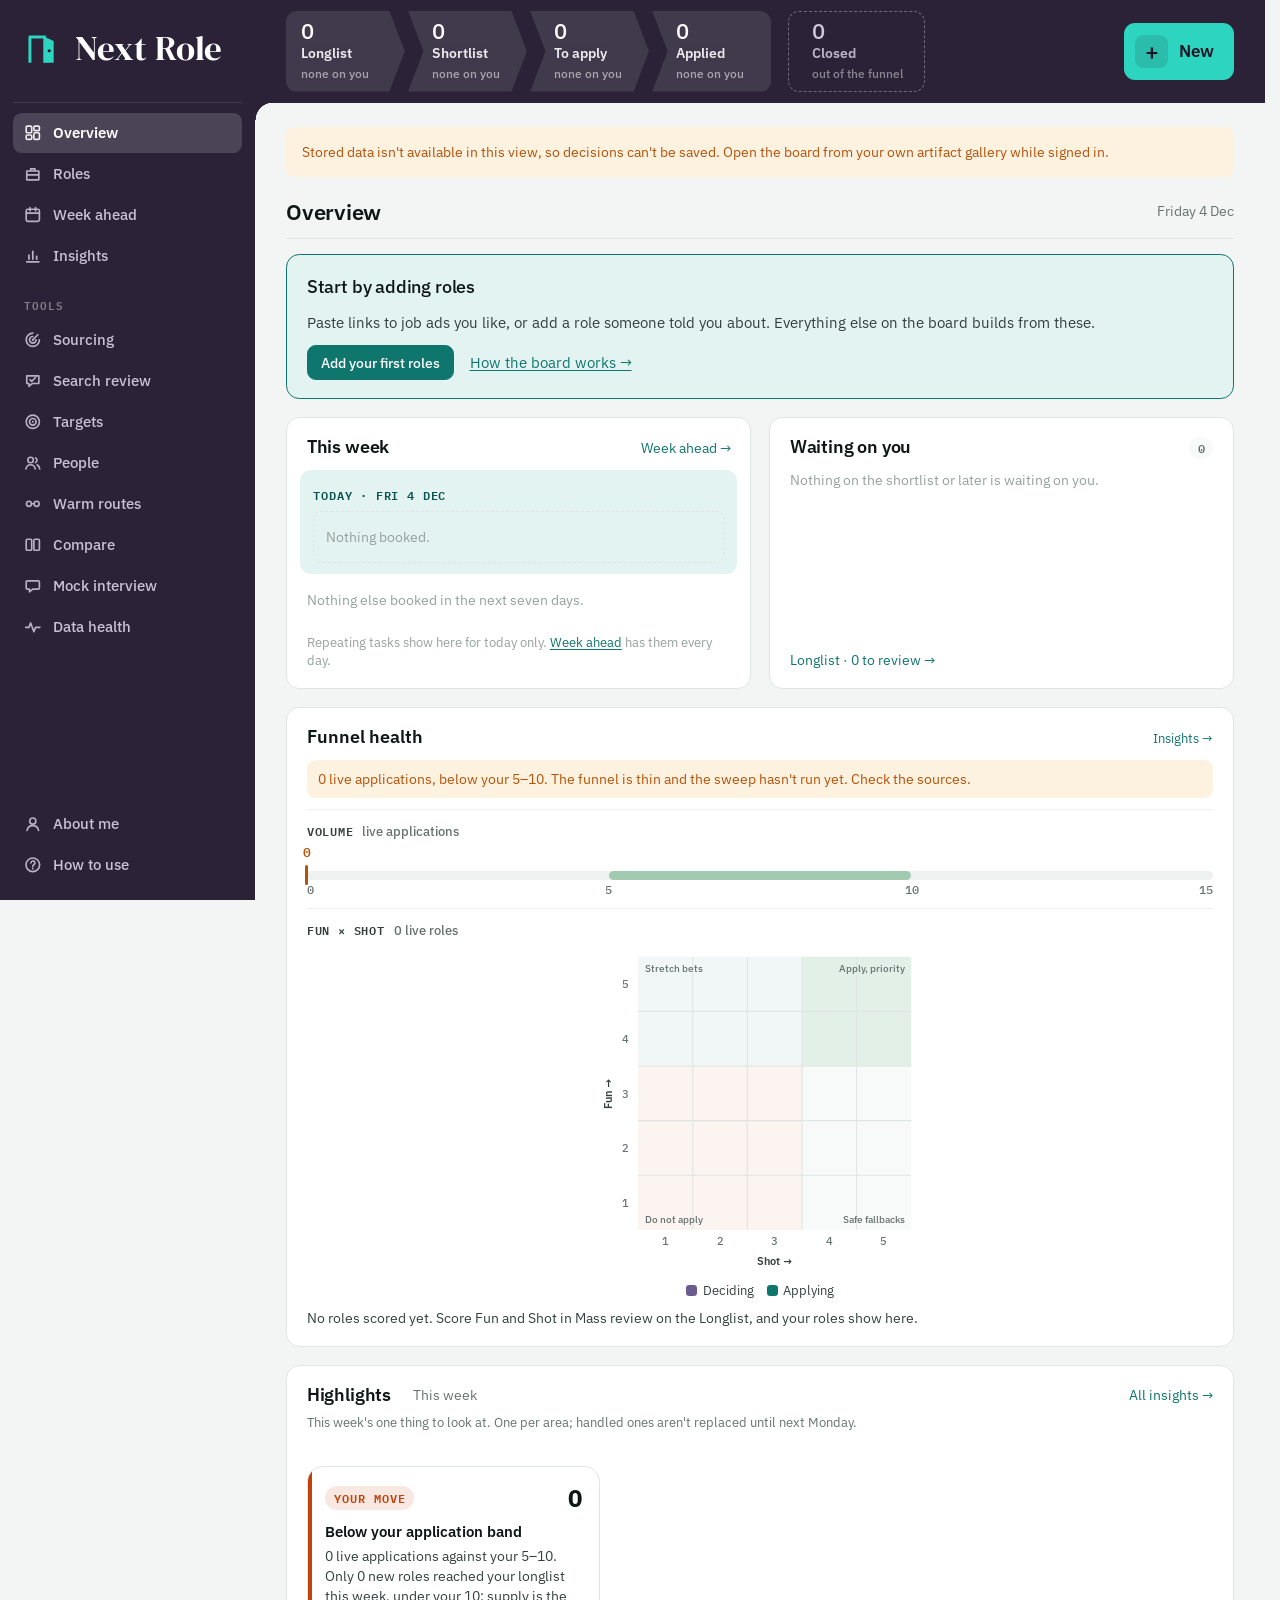
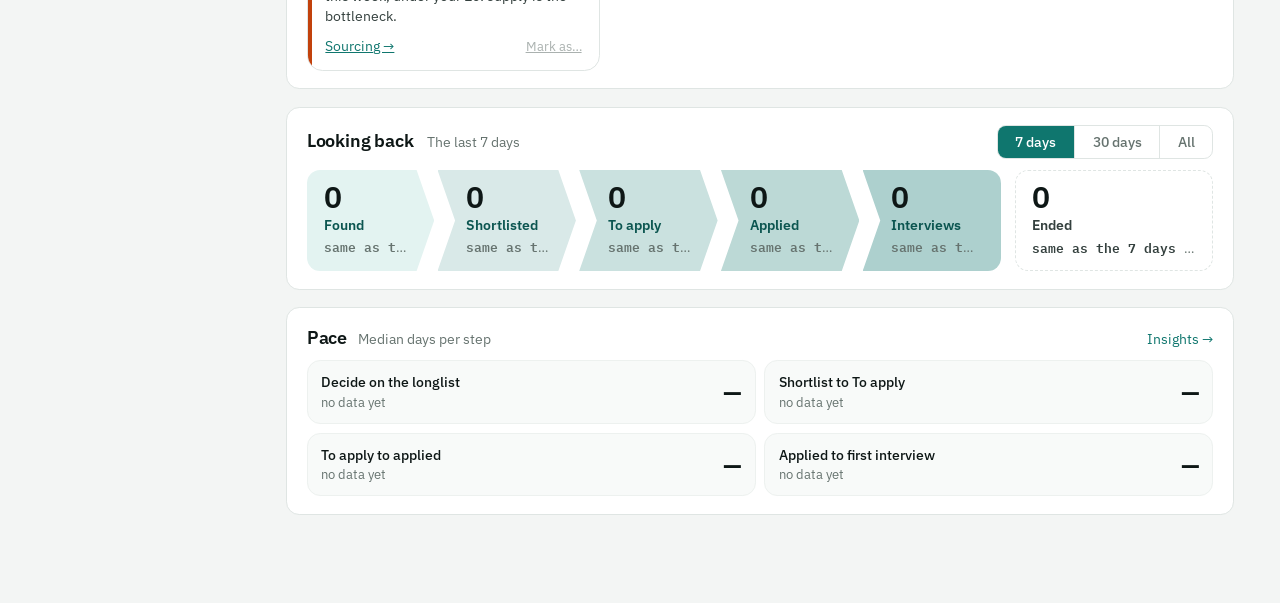
<file: board/index.html>
<!doctype html><html><head><meta charset=utf8><meta name=viewport content="width=device-width,initial-scale=1,viewport-fit=cover"><style>:root{color-scheme:light;box-sizing:border-box;padding-top:env(safe-area-inset-top,0px);padding-bottom:env(safe-area-inset-bottom,0px)}html{scroll-padding-top:env(safe-area-inset-top,0px)}body{margin:0;padding:0;font:14px -apple-system,BlinkMacSystemFont,sans-serif;background:#fff;color:#000}img{max-width:100%}[hidden]:not([hidden=until-found i]){display:none!important}</style></head><body>
<title>Next Role</title>
<link rel="stylesheet" href="https://fonts.googleapis.com/css2?family=Newsreader:ital,opsz,wght@0,6..72,400;0,6..72,500;0,6..72,600;1,6..72,400&family=DM+Serif+Display&family=IBM+Plex+Sans:wght@400;500;600;700&family=IBM+Plex+Mono:wght@400;500&display=swap">
<link rel="stylesheet" href="css/base.css?v=20261102a">

<link rel="stylesheet" href="css/theme.css?v=20261102a">

<link rel="stylesheet" href="css/shell.css?v=20261102a">
<link rel="stylesheet" href="css/insights.css?v=20261102a">
<link rel="stylesheet" href="css/rules.css?v=20261102a">
<link rel="stylesheet" href="css/setup.css?v=20261102a">



<aside class="sidenav appnav" id="sidenav" aria-label="Sections">
  <a class="sbrand" href="#" data-tab="overview" aria-label="Next Role — go to Overview"><svg viewBox="0 0 40 40" aria-hidden="true"><path d="M8 34V8h15v26" fill="none" stroke="#2DD4BF" stroke-width="3" stroke-linejoin="round"/><path d="M23 8l9 4v22h-9z" fill="#2DD4BF"/><circle cx="27.5" cy="22" r="1.6" fill="#1B1426"/></svg><span>Next Role</span></a>
  <button type="button" class="nv" data-tab="overview" data-grp="plan" aria-selected="true"><svg viewBox="0 0 16 16" aria-hidden="true"><rect x="2" y="2" width="5" height="6" rx="1" fill="none" stroke="currentColor" stroke-width="1.5"/><rect x="9" y="2" width="5" height="4" rx="1" fill="none" stroke="currentColor" stroke-width="1.5"/><rect x="2" y="10" width="5" height="4" rx="1" fill="none" stroke="currentColor" stroke-width="1.5"/><rect x="9" y="8" width="5" height="6" rx="1" fill="none" stroke="currentColor" stroke-width="1.5"/></svg>Overview</button>
  <button type="button" class="nv" data-tab="roles" data-grp="plan" aria-selected="false" title="Your roles, stage by stage — opens where something waits on you"><svg viewBox="0 0 16 16" aria-hidden="true"><path d="M2.5 5.5h11v8h-11z M6 5.5V3.5h4v2 M2.5 9h11" fill="none" stroke="currentColor" stroke-width="1.5" stroke-linejoin="round"/></svg>Roles<span class="tcount hot" id="tc-roles"></span></button>
  <button type="button" class="nv" data-tab="week" data-grp="plan" aria-selected="false" title="Today's items not done yet"><svg viewBox="0 0 16 16" aria-hidden="true"><rect x="2" y="3" width="12" height="11" rx="1.5" fill="none" stroke="currentColor" stroke-width="1.5"/><path d="M2 6.5h12M5.5 1.5v3M10.5 1.5v3" fill="none" stroke="currentColor" stroke-width="1.5" stroke-linecap="round"/></svg>Week ahead<span class="tcount hot" id="tc-week"></span></button>
  <button type="button" class="nv" data-tab="pipeline" data-grp="plan" aria-selected="false" title="The whole funnel: where roles leak, which sources work, and how it is trending"><svg viewBox="0 0 16 16" aria-hidden="true"><path d="M2.5 13.5h11M4.5 11V7.5M8 11V4M11.5 11V8.5" fill="none" stroke="currentColor" stroke-width="1.6" stroke-linecap="round"/></svg>Insights</button>
  <div class="sg">Tools</div>
  <button type="button" class="nv" data-tab="routine" data-grp="tools" aria-selected="false" title="How roles reach you — what the sweep checks, and what you check yourself"><svg viewBox="0 0 16 16" aria-hidden="true"><path d="M8 8l4.6-4.6" fill="none" stroke="currentColor" stroke-width="1.5" stroke-linecap="round"/><path d="M14 8a6 6 0 1 1-6-6" fill="none" stroke="currentColor" stroke-width="1.5" stroke-linecap="round"/><path d="M11 8a3 3 0 1 1-3-3" fill="none" stroke="currentColor" stroke-width="1.5" stroke-linecap="round"/><circle cx="8" cy="8" r="1" fill="currentColor"/></svg>Sourcing</button>
  <button type="button" class="nv" data-tab="review" data-grp="tools" aria-selected="false" title="Talk through where your job search is stuck — finding, deciding, applying, interviews"><svg viewBox="0 0 16 16" aria-hidden="true"><path d="M2.5 3.5h11v7h-6l-3 2.5V10.5h-2z" fill="none" stroke="currentColor" stroke-width="1.5" stroke-linejoin="round"/><path d="M5.5 7l1.5 1.5L10.5 5" fill="none" stroke="currentColor" stroke-width="1.5" stroke-linecap="round" stroke-linejoin="round"/></svg>Search review</button>
  <button type="button" class="nv" data-tab="targets" data-grp="tools" aria-selected="false" title="The companies and sectors you want"><svg viewBox="0 0 16 16" aria-hidden="true"><circle cx="8" cy="8" r="6" fill="none" stroke="currentColor" stroke-width="1.5"/><circle cx="8" cy="8" r="3" fill="none" stroke="currentColor" stroke-width="1.5"/><circle cx="8" cy="8" r=".9" fill="currentColor"/></svg>Targets</button>
  <button type="button" class="nv" data-tab="people" data-grp="tools" aria-selected="false" title="Recruiters, referrers, contacts and interviewers"><svg viewBox="0 0 16 16" aria-hidden="true"><circle cx="6" cy="5.5" r="2.5" fill="none" stroke="currentColor" stroke-width="1.5"/><path d="M1.8 13.5c.5-2.4 2.2-3.7 4.2-3.7s3.7 1.3 4.2 3.7" fill="none" stroke="currentColor" stroke-width="1.5" stroke-linecap="round"/><path d="M10.5 3.6a2.3 2.3 0 0 1 0 4.2M12 9.9c1.2.5 2 1.6 2.3 3.6" fill="none" stroke="currentColor" stroke-width="1.5" stroke-linecap="round"/></svg>People</button>
  <button type="button" class="nv" data-tab="warm" data-grp="tools" aria-selected="false" title="Companies where you know someone and that fit what you want, from your LinkedIn connections"><svg viewBox="0 0 16 16" aria-hidden="true"><circle cx="4.5" cy="8" r="2.3" fill="none" stroke="currentColor" stroke-width="1.5"/><circle cx="11.5" cy="8" r="2.3" fill="none" stroke="currentColor" stroke-width="1.5"/><path d="M6.8 8h2.4" fill="none" stroke="currentColor" stroke-width="1.5" stroke-linecap="round"/></svg>Warm routes</button>
  <button type="button" class="nv" data-tab="compare" data-grp="tools" aria-selected="false" title="Compare roles side by side"><svg viewBox="0 0 16 16" aria-hidden="true"><rect x="2" y="3" width="5" height="10" rx="1" fill="none" stroke="currentColor" stroke-width="1.5"/><rect x="9" y="3" width="5" height="10" rx="1" fill="none" stroke="currentColor" stroke-width="1.5"/></svg>Compare</button>
  <button type="button" class="nv" data-tab="mock" data-grp="tools" aria-selected="false" title="Practise a round for a role you have applied to"><svg viewBox="0 0 16 16" aria-hidden="true"><path d="M3 3.5h10a1 1 0 0 1 1 1v5.5a1 1 0 0 1-1 1H8l-3 2.5V11H3a1 1 0 0 1-1-1V4.5a1 1 0 0 1 1-1z" fill="none" stroke="currentColor" stroke-width="1.5" stroke-linejoin="round"/></svg>Mock interview</button>
  <button type="button" class="nv" data-tab="health" data-grp="tools" aria-selected="false" title="Missing dates and links, unscored roles, orphaned records"><svg viewBox="0 0 16 16" aria-hidden="true"><path d="M1.5 8.5h3l1.5-4 3 8 1.5-4h4" fill="none" stroke="currentColor" stroke-width="1.5" stroke-linecap="round" stroke-linejoin="round"/></svg>Data health<span class="tcount" id="tc-health"></span></button>
  <div class="sp"></div>
  <button type="button" class="nv" data-tab="about" data-grp="me" aria-selected="false" title="Who I am, and what I want from the next role"><svg viewBox="0 0 16 16" aria-hidden="true"><circle cx="8" cy="5.5" r="2.8" fill="none" stroke="currentColor" stroke-width="1.5"/><path d="M2.8 14c.6-2.8 2.7-4.3 5.2-4.3s4.6 1.5 5.2 4.3" fill="none" stroke="currentColor" stroke-width="1.5" stroke-linecap="round"/></svg>About me</button>
  <button type="button" class="nv" data-tab="help" data-grp="me" aria-selected="false" title="How to set up, run and tune the search"><svg viewBox="0 0 16 16" aria-hidden="true"><circle cx="8" cy="8" r="6.2" fill="none" stroke="currentColor" stroke-width="1.5"/><path d="M6.3 6.3a1.8 1.8 0 1 1 2.6 1.6c-.6.3-.9.7-.9 1.3v.3" fill="none" stroke="currentColor" stroke-width="1.5" stroke-linecap="round"/><circle cx="8" cy="11.4" r=".9" fill="currentColor"/></svg>How to use</button>
</aside>

<div class="shell">
<header class="top appnav">
  <div class="wrap topbar">
    <div class="masthead">
      <a class="brand" href="#" data-tab="overview" aria-label="Next Role — go to Overview">
        <svg width="56" height="56" viewBox="0 0 40 40" aria-hidden="true"><path d="M8 34V8h15v26" fill="none" stroke="#2DD4BF" stroke-width="3" stroke-linejoin="round"/><path d="M23 8l9 4v22h-9z" fill="#2DD4BF"/><circle cx="27.5" cy="22" r="1.6" fill="#1B1426"/></svg>
        <h1>Next Role</h1>
      </a>
    </div>
    <!-- The funnel, always at the top (2 Oct). Week ahead and the tools moved to the sidebar. -->
    <nav class="tabs stepper" id="tabs" role="tablist" aria-label="Funnel">
      <!-- Chevron funnel (2 Oct): count first, label, then what is on you. Closed sits apart as the exit. -->
      <div class="stagebar chev">
        <button role="tab" class="step c-first" data-tab="gate1" aria-selected="false"><span class="tcount stc" id="tc-gate1"></span><span class="stl">Longlist</span><span class="sty" id="ty-gate1"></span></button>
        <button role="tab" class="step " data-tab="gate2" aria-selected="false"><span class="tcount stc" id="tc-gate2"></span><span class="stl">Shortlist</span><span class="sty" id="ty-gate2"></span></button>
        <button role="tab" class="step " data-tab="toapply" aria-selected="false"><span class="tcount stc" id="tc-toapply"></span><span class="stl">To apply</span><span class="sty" id="ty-toapply"></span></button>
        <button role="tab" class="step c-last" data-tab="inplay" aria-selected="false"><span class="tcount stc" id="tc-inplay"></span><span class="stl">Applied</span><span class="sty" id="ty-inplay"></span></button>
        <button role="tab" class="step last c-exit" data-tab="rejected" aria-selected="false"><span class="tcount stc" id="tc-rejected"></span><span class="stl">Closed</span><span class="sty">out of the funnel</span></button>
      </div>
    </nav>
    <!-- The app headline (4 Oct): how many roles need you, the same number as the Roles badge. -->
    <a href="#" class="apphl" id="apphl" data-gotab="roles" hidden><b id="apphl-t"></b><small id="apphl-s"></small></a>
    <span class="topsp"></span>
    <!-- One place to create anything, on every page (2 Oct). Contextual buttons stay where they are. -->
    <div class="newmenu" id="newmenu">
      <button type="button" class="nmbtn" id="nm-btn" aria-haspopup="menu" aria-expanded="false"><span class="nmplus" aria-hidden="true">+</span><span class="nml"><b>New</b><small>role, meeting, note…</small></span></button>
      <div class="nmlist" id="nm-list" role="menu" hidden>
        <div class="nmgrp">Roles</div>
        <button type="button" role="menuitem" class="nmit k-roles" data-open-add=""><i class="nmi" aria-hidden="true"><svg viewBox="0 0 16 16"><path d="M3 5.5h10v7.5H3z M6 5.5V3.5h4v2 M8 8v3 M6.5 9.5h3" fill="none" stroke="currentColor" stroke-width="1.6" stroke-linecap="round" stroke-linejoin="round"/></svg></i><span class="nmt"><b>Add roles</b><small>Paste links, add one, or log a search with nothing new</small></span></button>
        <div class="nmgrp">Diary</div>
        <button type="button" role="menuitem" class="nmit k-meet" data-act="mt_add" data-item="meeting"><i class="nmi" aria-hidden="true"><svg viewBox="0 0 16 16"><rect x="2.5" y="3.5" width="11" height="10" rx="1.5" fill="none" stroke="currentColor" stroke-width="1.6" stroke-linecap="round" stroke-linejoin="round"/><path d="M2.5 6.5h11 M5.5 2v3 M10.5 2v3" fill="none" stroke="currentColor" stroke-width="1.6" stroke-linecap="round" stroke-linejoin="round"/></svg></i><span class="nmt"><b>Schedule a meeting or interview</b><small>Something that will happen</small></span></button>
        <button type="button" role="menuitem" class="nmit k-task" data-act="mt_add" data-item="task"><i class="nmi" aria-hidden="true"><svg viewBox="0 0 16 16"><path d="M3 8.5l3 3 7-7" fill="none" stroke="currentColor" stroke-width="1.6" stroke-linecap="round" stroke-linejoin="round"/></svg></i><span class="nmt"><b>Add a task</b><small>Something to do, with or without a date</small></span></button>
        <button type="button" role="menuitem" class="nmit k-log" data-act="logjump" data-id=""><i class="nmi" aria-hidden="true"><svg viewBox="0 0 16 16"><path d="M3.5 3.5h9a1 1 0 0 1 1 1v5.5a1 1 0 0 1-1 1H8l-3 2.5V11H3.5a1 1 0 0 1-1-1V4.5a1 1 0 0 1 1-1z M5.5 6.5h5 M5.5 8.5h3" fill="none" stroke="currentColor" stroke-width="1.6" stroke-linecap="round" stroke-linejoin="round"/></svg></i><span class="nmt"><b>Log a conversation</b><small>Notes from something that happened</small></span></button>
        <div class="nmgrp">Targets</div>
        <div class="nmrow"><button type="button" role="menuitem" class="nmit k-co" data-nmclick="co-open"><i class="nmi" aria-hidden="true"><svg viewBox="0 0 16 16"><path d="M3 13.5V4l5-1.5v11 M8 6h5v7.5 M2 13.5h12 M5 6.5v0 M5 9v0 M10.5 8.5v0 M10.5 11v0" fill="none" stroke="currentColor" stroke-width="1.6" stroke-linecap="round" stroke-linejoin="round"/></svg></i><span class="nmt"><b>Add a company</b></span></button><button type="button" role="menuitem" class="nmit k-pp" data-nmclick="pp-open"><i class="nmi" aria-hidden="true"><svg viewBox="0 0 16 16"><circle cx="8" cy="5.5" r="2.6" fill="none" stroke="currentColor" stroke-width="1.6" stroke-linecap="round" stroke-linejoin="round"/><path d="M3 13.5c.6-2.6 2.6-4 5-4s4.4 1.4 5 4" fill="none" stroke="currentColor" stroke-width="1.6" stroke-linecap="round" stroke-linejoin="round"/></svg></i><span class="nmt"><b>Add a person</b></span></button></div>
      </div>
    </div>
    <select class="tabsel" id="tabsel" aria-label="Go to section"></select>
    <button type="button" class="tabsel" id="tabselbtn" aria-haspopup="true" aria-expanded="false"></button>
  </div>
</header>

<div class="mainwrap">
<main class="wrap">
  <!-- One confirm pop-up for every destructive action (1 Oct): nothing that deletes or
       discards is ever a single click. -->
  <!-- Add roles (1 Oct): one role, a batch of pasted links, or "searched, nothing new".
         A day you add roles is a manual pass; this pop-up is the only place a manual pass is logged. -->
    <dialog id="add-dialog" class="modal" aria-label="Add roles">
      <div class="modal-head"><h3>Add roles</h3>
        <button type="button" class="btn ghost" data-close="add-dialog">Close</button></div>
      <div class="addmodes">
      <div class="ctabs sub" role="tablist">
        <button type="button" role="tab" data-act="ctab" data-id="addm" data-k="paste" aria-selected="true">Paste links</button>
        <button type="button" role="tab" data-act="ctab" data-id="addm" data-k="one" aria-selected="false">One role</button>
        <button type="button" role="tab" data-act="ctab" data-id="addm" data-k="none" aria-selected="false">Nothing new</button>
      </div>
      <div class="cpanel" data-cp="addm" data-k="paste">
        <div style="display:flex;flex-direction:column;gap:11px;margin-top:12px">
          <label class="fld">Links — paste anything; every link becomes a role<textarea id="paste-box" rows="6" placeholder="https://www.linkedin.com/jobs/view/…&#10;https://job-boards.greenhouse.io/…&#10;&#10;LinkedIn-only role? Paste its description straight after its link."></textarea></label>
          <div class="srcpick" id="paste-sp"></div><input type="hidden" id="paste-src">
          <div class="row"><button class="btn primary" id="paste-add">Add to longlist</button><span class="statushint" id="paste-hint"></span></div>
          <p class="lede" style="font-size:12px;margin:0">Paste a whole pass at once: links from sites you check (LinkedIn and the rest under Sourcing › Manual), or tagged with one (e.g. ref=acmejobs), are credited to that site automatically; only other links use the source you pick. They go to the Longlist. The next morning's run reads each posting, fills in the title and company, and flags any deal-breaker it fails (it doesn't remove them: you chose them). Score them in your Longlist review.</p>
        </div>
      </div>
      <div class="cpanel" data-cp="addm" data-k="one" hidden>
        <!-- Manual role intake (2 Oct, spec claude/manual-role-intake-spec.md; since 6 Oct it saves to the Longlist): the posting is optional; company is
             required; person-led roles name the person; Quick check replaces "Evaluate first". -->
        <div class="arform">
          <div class="arsec"><span class="eyebrow">The posting — any of these, or none</span>
            <label class="fld">Link<input id="add-url" placeholder="https://… — optional"></label>
            <label class="fld" id="ar-filewrap">Spec file — PDF, image, Markdown, text or Word file — up to 5 MB (Word up to 20 MB)<input id="ar-file" type="file" accept=".pdf,.png,.jpg,.jpeg,.webp,.txt,.md,.docx"></label>
            <p class="notice" id="ar-filenote" style="margin:0;font-size:12.5px" hidden>Files can’t be uploaded in this view. Paste the text or add a link instead.</p>
            <label class="fld">Posting text<textarea id="ar-paste" rows="3" placeholder="Paste the job description — optional"></textarea></label>
            <p class="statushint" style="margin:0">None of these? Fine for a role someone told you about. It saves with title and company only.</p>
          </div>
          <div class="grid2" style="gap:10px">
            <label class="fld">Title<input id="add-title" placeholder="Principal Product Manager"></label>
            <label class="fld">Company<input id="add-co" list="ar-colist" placeholder="Company name"><datalist id="ar-colist"></datalist></label>
          </div>
          <div class="srcpick" id="add-sp"></div><input type="hidden" id="add-src">
          <div class="arsec" id="ar-pblock" hidden>
            <label class="fld">Who — the recruiter or contact<select id="ar-person"></select></label>
            <div class="grid2" id="ar-np" style="gap:10px" hidden>
              <label class="fld">Name<input id="ar-npname"></label>
              <label class="fld">Their role<input id="ar-nprole" placeholder="Recruiter"></label>
            </div>
            <div class="mtfld"><span class="mtlab">They’ve submitted me</span>
              <div class="mtseg" role="radiogroup"><button type="button" class="pill" data-arsub="yes" aria-pressed="false">Yes</button><button type="button" class="pill" data-arsub="no" aria-pressed="false">No</button><button type="button" class="pill" data-arsub="unknown" aria-pressed="false">Don’t know</button></div>
              <span class="statushint">So you never apply twice. If they won’t name the client yet, don’t add the role: add a task on their person card to ask.</span></div>
          </div>
          <label class="fld">Notes<textarea id="ar-note" rows="2" placeholder="Salary, office days, why it’s open, hiring manager, timeline, exclusivity, the recruiter’s read"></textarea></label>
          <div class="arsec"><span class="eyebrow">Fun and Shot — score now or later</span>
            <div class="row" style="gap:6px;align-items:center"><span class="eyebrow" style="width:40px">Fun</span><span id="ar-fun" class="scrow"></span></div>
            <div class="row" style="gap:6px;align-items:center"><span class="eyebrow" style="width:40px">Shot</span><span id="ar-shot" class="scrow"></span></div>
          </div>
          <div class="arsec" id="ar-qcwrap">
            <div class="row"><button type="button" class="btn" id="ar-qc">Quick check now</button>
              <span class="statushint">A provisional read on your hard rules and a rough fit. The next morning’s longlist research replaces it. Want it sooner? Ask Claude to run the longlist research once it’s added.</span></div>
            <div id="ar-qcout"></div>
          </div>
          <div class="row"><button class="btn primary" id="add-save">Add to longlist</button><span class="statushint" id="ar-hint"></span></div>
        </div>
      </div>
      <div class="cpanel" data-cp="addm" data-k="none" hidden>
        <div style="display:flex;flex-direction:column;gap:11px;margin-top:12px">
          <span class="eyebrow">Where you searched today</span>
          <div class="rulegrid" id="manual-ch"></div>
          <label class="fld">Note — optional<input id="run-note" placeholder="e.g. two local roles, both four days in office"></label>
          <div class="row"><button class="btn primary" id="run-save">Log it</button><span class="statushint" id="run-hint"></span></div>
          <p class="lede" style="font-size:12px;margin:0">Days you add roles count on their own. Log only the searches that found nothing.</p>
        </div>
      </div>
      </div>
    </dialog>
  <!-- Mass review (1 Oct): Gate 1 one role at a time — score, accept or reject, next.
       A batch of thirty in queue order; Exit at any point. -->
  <div id="mr" class="mr" hidden role="dialog" aria-label="Mass review">
    <div class="mr-top"><div class="mr-head"><h2>Mass review</h2><span class="mr-count" id="mr-count"></span></div><button type="button" class="btn ghost" id="mr-exit">Exit</button><div class="mr-prog"><i id="mr-prog"></i></div></div>
    <div class="mr-body" id="mr-body"></div>
  </div>
  <!-- Every add happens in a pop-up (1 Oct), like Log a conversation. fm-dialog takes simple
       fields; ed-dialog hosts a full editor (offer details, a new interview stage). -->
  <dialog id="fm-dialog" class="modal" aria-label="Add">
    <div class="modal-head"><h3 id="fm-title"></h3><button type="button" class="btn ghost" data-close="fm-dialog">Close</button></div>
    <div id="fm-body" style="display:flex;flex-direction:column;gap:10px"></div>
    <div class="statusacts" style="margin-top:12px"><button type="button" class="btn primary" id="fm-save">Save</button><span class="statushint" id="fm-hint"></span></div>
  </dialog>
  <!-- Phone section menu (1 Oct): a native select opens scrolled to the current option;
       this list always opens at the top. The hidden select stays the source of truth. -->
  <div id="tabsheet" class="tabsheet" hidden role="menu" aria-label="Go to section"></div>
  <!-- Rule out roles like this (1 Oct): from any reject flow, Claude drafts the rule, you
       edit and save, and it is live at once. No draft list to come back to. -->
  <!-- Word preview (1 Oct, cloud move): templates and packs live on the board as .docx; this shows
       one in the browser, tracked changes included, without downloading it. -->
  <dialog id="pv-dialog" class="modal pvmodal" aria-label="Preview">
    <div class="modal-head"><h3 id="pv-title">Preview</h3><div class="row" style="gap:6px"><button type="button" class="btn sm" id="pv-dl">Download</button><button type="button" class="btn ghost" data-close="pv-dialog">Close</button></div></div>
    <div class="statushint" id="pv-hint"></div>
    <div id="pv-body" class="pvbody"></div>
  </dialog>
  <input type="file" id="tpl-file" accept=".docx,application/vnd.openxmlformats-officedocument.wordprocessingml.document" hidden>
  <input type="file" id="final-file" accept=".docx,.pdf,application/pdf,application/vnd.openxmlformats-officedocument.wordprocessingml.document" hidden>
  <dialog id="rl-dialog" class="modal" aria-label="Rule out roles like this">
    <div class="modal-head"><h3>Rule out roles like this</h3><button type="button" class="btn ghost" data-close="rl-dialog">Close</button></div>
    <p class="lede" style="margin:0;font-size:12.5px" id="rl-lede"></p>
    <div style="display:flex;flex-direction:column;gap:10px;margin-top:10px">
      <label class="fld">Rule<select id="rl-target"></select></label>
      <div id="rl-newf" class="grid2" hidden><label class="fld">Name<input id="rl-name" placeholder="Short name, e.g. Data-product roles"></label>
        <label class="fld">When it fires<select id="rl-fires"><option>Search</option><option value="Search, else Gate 2" selected>Search, else shortlist</option><option>Enrichment</option></select></label></div>
      <label class="fld"><span id="rl-tlabel">What to add</span><textarea id="rl-text" rows="4" placeholder="What rules a role out, and what stays in"></textarea></label>
      <div class="statushint" id="rl-prev"></div>
    </div>
    <div class="statusacts" style="margin-top:12px"><button type="button" class="btn primary" id="rl-save">Save rule</button><button type="button" class="btn ghost" data-close="rl-dialog">Cancel</button><span class="statushint" id="rl-hint"></span></div>
  </dialog>
  <!-- One deal-breaker at a time (3 Oct): replaces the one-big-text-box editor. -->
  <dialog id="ru-dialog" class="modal" aria-label="Edit a deal-breaker">
    <div class="modal-head"><h3 id="ru-title">Edit a deal-breaker</h3><button type="button" class="btn ghost" data-close="ru-dialog">Close</button></div>
    <!-- Describe it, Claude drafts it (4 Oct): say what should never get through (or what should change), pick how
         firm it is, and Claude writes the rule, how the sweep checks it, when it's checked and what it's about.
         It may suggest folding it into an existing rule. The full form is still there behind Edit. -->
    <div id="ru-ask" class="ruask">
      <div id="ru-askcur" class="rucur" hidden></div>
      <label class="fld"><span id="ru-asklab">What should never get through?</span><textarea id="ru-asktext" rows="3" placeholder="In your own words, e.g. roles that need a language other than English"></textarea></label>
      <label class="fld">How firm is it<select id="ru-askfirm"></select></label>
      <div class="statusacts"><button type="button" class="btn primary" id="ru-draftbtn">Draft it with Claude</button>
        <button type="button" class="btn ghost" data-close="ru-dialog">Cancel</button>
        <button type="button" class="linkbtn" id="ru-tofields" style="margin-left:auto">Edit the fields yourself</button>
        <span class="statushint" id="ru-askhint"></span></div>
    </div>
    <div id="ru-draft" class="rudraft" hidden></div>
    <div id="ru-fields" style="display:flex;flex-direction:column;gap:10px">
      <div class="grid2"><label class="fld">Name<input id="ru-name" placeholder="Short name, e.g. Office travel"></label>
        <label class="fld">When it's checked<select id="ru-fires"></select></label></div>
      <div class="grid2"><label class="fld">How firm is it<select id="ru-firm"></select></label>
        <label class="fld">What it's about<select id="ru-basis"></select></label></div>
      <div class="grid2"><label class="fld">Type<select id="ru-type"></select></label>
        <div id="ru-floorwrap" class="grid2" hidden><label class="fld">Minimum pay, yearly<input id="ru-flamt" inputmode="numeric" placeholder="e.g. 50000"></label>
          <label class="fld">Currency and what counts<span class="grid2" style="gap:6px"><input id="ru-flcur" maxlength="3" aria-label="Currency" placeholder="GBP">
            <select id="ru-flbasis" aria-label="What counts"><option value="total">Total package</option><option value="base">Base salary</option></select></span></label></div></div>
      <label class="fld">The rule — what's out, and what stays in<textarea id="ru-rule" rows="4"></textarea></label>
      <label class="fld">How the sweep checks it — optional<textarea id="ru-checknote" rows="2" placeholder="e.g. Read the full posting for office days, not just the location field"></textarea>
        <small class="ruhelp">Where the sweep should look and what counts. It reads this every run, so a fix here needs no skill change.</small></label>
      <div class="fld"><span>Your rejection reasons it should catch</span><div class="ruchks" id="ru-reasons"></div>
        <small class="ruhelp">Links the rule to the reasons you give when you turn a role down, so the board can tell when it's letting the wrong roles through.</small></div>
      <div id="ru-lint"></div>
    </div>
    <div class="statusacts" id="ru-fieldacts" style="margin-top:12px"><button type="button" class="btn primary" id="ru-save">Save rule</button>
      <button type="button" class="btn" id="ru-check">Check the wording with Claude</button>
      <button type="button" class="btn ghost" data-close="ru-dialog">Cancel</button>
      <button type="button" class="linkbtn danger" id="ru-del" style="margin-left:auto">Remove this rule</button>
      <span class="statushint" id="ru-hint"></span></div>
  </dialog>
  <!-- Data health › Suggest fixes (3 Oct): tick boxes, then one button. 24-health.js fills #hf-body. -->
  <dialog id="hf-dialog" class="modal hfdlg" aria-label="Suggest fixes">
    <div class="modal-head"><h3>Suggested fixes</h3><button type="button" class="btn ghost" data-close="hf-dialog">Close</button></div>
    <div id="hf-body"></div>
  </dialog>
  <!-- Suggest a change on a Highlights card (3 Oct): one proposal from Claude. 22-review.js fills #hs-body. -->
  <dialog id="hs-dialog" class="modal hsdlg" aria-label="Suggest a change">
    <div class="modal-head"><h3 id="hs-title">Suggest a change</h3><button type="button" class="btn ghost" data-close="hs-dialog">Close</button></div>
    <div id="hs-body"></div>
  </dialog>
  <!-- Weekly screen-out check (5 Oct): this week's picks from the sweep's screen-outs, answered as spot-checks (27). -->
  <dialog id="swc-dialog" class="modal wscdlg" aria-label="This week's screen-out check">
    <div class="modal-head"><h3>This week's screen-out check</h3><button type="button" class="btn ghost" data-close="swc-dialog">Close</button></div>
    <div id="swc-body"></div>
  </dialog>
  <!-- One row of My criteria at a time, and "Edit first" on a review proposal (3 Oct). -->
  <dialog id="pr-dialog" class="modal" aria-label="Edit">
    <div class="modal-head"><h3 id="pr-title">Edit</h3><button type="button" class="btn ghost" data-close="pr-dialog">Close</button></div>
    <div id="pr-fields" style="display:flex;flex-direction:column;gap:10px"></div>
    <div class="statusacts" style="margin-top:12px"><button type="button" class="btn primary" id="pr-save">Save</button>
      <button type="button" class="btn ghost" data-close="pr-dialog">Cancel</button>
      <button type="button" class="linkbtn danger" id="pr-del" style="margin-left:auto">Remove</button><span class="statushint" id="pr-hint"></span></div>
  </dialog>
  <dialog id="ed-dialog" class="modal" aria-label="Edit">
    <div class="modal-head"><h3 id="ed-title"></h3><button type="button" class="btn ghost" id="ed-close">Close</button></div>
    <div id="ed-body"></div>
  </dialog>
  <dialog id="sc-dialog" class="modal" aria-label="Score it first">
    <div class="modal-head"><h3>Score it first</h3></div>
    <p class="lede" style="margin:0;font-size:13px" id="sc-role"></p>
    <div style="display:flex;flex-direction:column;gap:10px;margin-top:12px">
      <div class="row" style="gap:6px;align-items:center"><span class="eyebrow" style="width:44px">Fun</span><span id="sc-fun" class="scrow"></span></div>
      <div class="row" style="gap:6px;align-items:center"><span class="eyebrow" style="width:44px">Shot</span><span id="sc-shot" class="scrow"></span></div>
    </div>
    <div class="statusacts" style="margin-top:14px;justify-content:flex-end">
      <button type="button" class="btn ghost" id="sc-no">Cancel</button>
      <button type="button" class="btn primary" id="sc-yes" disabled>Save and continue</button>
    </div>
  </dialog>
  <dialog id="cf-dialog" class="modal" aria-label="Confirm">
    <div class="modal-head"><h3 id="cf-title">Are you sure?</h3></div>
    <p id="cf-msg" class="lede" style="margin:0;font-size:13.5px"></p>
    <div class="statusacts" style="margin-top:14px;justify-content:flex-end">
      <button type="button" class="btn ghost" id="cf-no">Cancel</button>
      <button type="button" class="btn danger" id="cf-yes">Remove</button>
    </div>
  </dialog>
  <div id="targets-nav" class="targets-nav" hidden>
    <div class="ctabs sub" role="tablist">
      <button type="button" role="tab" data-tsub="companies" aria-selected="true">Companies</button>
      <button type="button" role="tab" data-tsub="sectors" aria-selected="false">Sectors</button>
      
    </div>
  </div>
  <div id="offline" hidden class="notice warn" style="margin-bottom:18px">
    Stored data isn't available in this view, so decisions can't be saved. Open the board from your own
    artifact gallery while signed in.
  </div>

  <!-- ======== OVERVIEW (2 Oct): the landing page ======== -->
  <section id="tab-overview">
    <div class="tabhead pagehead"><div class="phead-t"><h2>Overview</h2></div><span class="phmeta" id="ov-date"></span></div>
    <div id="ov-body"></div>
  </section>

  <!-- ======== WEEK AHEAD ======== -->
  <section id="tab-week" hidden>
    <!-- 1 Oct: no intro or legend. The title only, so every page opens the same way. -->
    <div class="tabhead wkhead pagehead"><div class="phead-t"><h2>Week ahead</h2></div><span class="phsw">
    <div class="ctabs sub wtabs" role="tablist">
      <button type="button" role="tab" data-act="wtab" data-k="cal" aria-selected="true">Calendar<span class="tcount" id="wt-cal"></span></button>
      <button type="button" role="tab" data-act="wtab" data-k="pend" aria-selected="false">Pending<span class="tcount" id="wt-pend"></span></button>
    </div></span><button class="btn primary" type="button" id="cm-open">+ Add<span class="lg">&nbsp;a meeting or task</span></button></div>
    <details class="card panel pipew" id="pipew"><summary><span class="pwt">Pipeline</span><span class="pwsum" id="pw-sum"></span><span class="pwneed" id="pw-need" hidden></span></summary><div class="pwcols" id="pw-cols"></div></details>
    <div class="pwstrip" id="pw-strip"></div>
    <div class="wpanel" id="wp-cal">
      <div id="band-late"></div>
      <div id="week-nav"></div>
      <div id="week-board"></div>
      <div id="week-days"></div>
      <div id="band-later"></div>
    </div>
    <!-- Waiting and Blocked combined (1 Oct): a meeting with no date yet, waiting on a
         person's reply or on an event. -->
    <div class="wpanel" id="wp-pend" hidden>
      <div id="band-chase"></div>
      <div id="band-wait"></div>
      <div id="band-unplanned"></div>
    </div>

    <dialog id="cm-dialog" class="modal" aria-label="Add a commitment">
      <div class="modal-head"><h3>Add a commitment</h3>
        <button type="button" class="btn ghost" data-close="cm-dialog">Close</button></div>
      <div style="display:flex;flex-direction:column;gap:11px">
      <div class="grid2" style="gap:10px">
        <label class="fld" style="grid-column:1/-1">What<input id="cm-title" placeholder="e.g. Coffee with a former colleague"></label>
      </div>
      <label class="fld">Detail — one line<input id="cm-detail" placeholder="About moving into a new sector"></label>
      <div class="grid2" style="gap:10px">
        <label class="fld">State
          <select id="cm-state">
            <option value="booked">Booked — date is fixed</option>
            <option value="offered">Pending — waiting on their reply</option>
            <option value="conditional">Pending — waiting on an event</option>
          </select>
        </label>
        <label class="fld">Whose court
          <select id="cm-court"><option value="them">Them</option><option value="me">Me</option></select>
        </label>
        <label class="fld">Type
          <select id="cm-type">
            <option value="conversation">Conversation</option>
            <option value="interview">Interview</option>
            <option value="prep-session">Prep session</option>
          </select>
        </label>
      </div>
      <div class="grid2" style="gap:10px">
        <label class="fld">Date<input type="date" id="cm-date"></label>
        <label class="fld">Time — optional<input id="cm-time" placeholder="18:00"></label>
      </div>
      <div class="grid2" style="gap:10px">
        <label class="fld">Offered window — what you proposed<input id="cm-window" placeholder="Thursday or Friday"></label>
        <label class="fld">Message sent<input type="date" id="cm-sent"></label>
        <label class="fld">Chase by<input type="date" id="cm-chase"></label>
      </div>
      <div class="grid2" style="gap:10px">
        <label class="fld">Conditional on<input id="cm-cond" placeholder="e.g. the screening call passing"></label>
        <label class="fld">Blocked by — two or three words<input id="cm-blocked" placeholder="Screen feedback"></label>
      </div>
      <div class="grid2" style="gap:10px">
        <label class="fld">Person<input id="cm-person" placeholder="Alex Morgan"></label>
        <label class="fld">Relationship
          <select id="cm-rel">
            <option value="">—</option>
            <option>referrer</option><option>talent acquisition</option><option>agency recruiter</option>
            <option>hiring manager</option><option>peer / advisor</option><option>friend</option><option>other</option>
          </select>
        </label>
      </div>
      <div class="grid2" style="gap:10px">
        <label class="fld">Organisation<input id="cm-org" placeholder="Brightwell Recruitment"></label>
        <label class="fld">Attached to a role<select id="cm-roleid"></select></label>
      </div>
      <div class="row">
        <button class="btn primary" id="cm-save" style="margin-left:auto">Add</button>
      </div>
      </div>
    </dialog>
    <!-- Meetings and tasks: one form for both, opened from every card and from Week ahead (1 Oct). -->
    <dialog id="mt-dialog" class="modal mtmodal" aria-labelledby="mt-head">
      <div class="modal-head"><h3 id="mt-head">Add a meeting</h3>
        <button type="button" class="btn ghost" id="mt-close">Close</button></div>
      <div id="mt-body" class="mtform"></div>
      <div class="row mtfoot"><span id="mt-hint" class="statushint" role="status"></span>
        <button class="btn primary" id="mt-save" style="margin-left:auto">Save</button></div>
    </dialog>
  </section>

  <!-- ======== HOW TO USE (1 Oct) ======== -->
  <section id="tab-help" hidden>
    <div class="tabhead pagehead"><div class="phead-t"><h2>How to use</h2></div><span class="phsw"><div class="ctabs sub" role="tablist">
        <button type="button" role="tab" data-act="ctab" data-id="help" data-k="start" aria-selected="true">Start here</button>
        <button type="button" role="tab" data-act="ctab" data-id="help" data-k="setup" aria-selected="false">Set up</button>
        <button type="button" role="tab" data-act="ctab" data-id="help" data-k="run" aria-selected="false">Running it</button>
        <button type="button" role="tab" data-act="ctab" data-id="help" data-k="pages" aria-selected="false">Pages</button>
        <button type="button" role="tab" data-act="ctab" data-id="help" data-k="faq" aria-selected="false">FAQ</button>
        <button type="button" role="tab" data-act="ctab" data-id="help" data-k="hood" aria-selected="false">Under the hood</button>
      </div></span></div>
    <div id="hp-searchbox" class="hpsb"></div>
    <div class="pagetabs">
      <!-- How to use overhaul (3 Oct): Start here, Pages and FAQ are drawn by js/25-help.js. -->
      <div class="cpanel" data-cp="help" data-k="start"><div id="hp-start"></div></div>
      <div class="cpanel" data-cp="help" data-k="faq" hidden><div id="hp-faq"></div></div>
      <div class="cpanel" data-cp="help" data-k="setup" hidden>
        <!-- Guided setup (22 Oct, js/52-setup.js): Start or resume setup, and redo a step. -->
        <div id="su-setup"></div>
        <!-- 1 Oct: the alert-email workaround gets its own section in Set up. -->
        <div class="card panel" style="margin-top:16px">
          <h3>Sites the sweep can't read</h3>
          <p class="lede" style="font-size:12.5px;margin:0">Some job sites need a login, block automated reading, or only show jobs to a real browser. LinkedIn is the usual example. The sweep can't read them, but it can read their job-alert emails.</p>
          <ol class="steps">
            <li><b>Sign up to the site yourself.</b> Claude won't create accounts or enter passwords. <span class="chip">5 min a site</span></li>
            <li><b>Ask Claude to set up the alerts.</b> On desktop, with Claude in Chrome and you signed in, Claude creates the saved searches from your <a href="#" data-goabout="prefs">search terms</a> and the places you'd work, as often as the site allows.</li>
            <li><b>Ask Claude to set up the email filter.</b> One Gmail filter labels every alert <span class="mono">Job Alerts</span> and skips the inbox. Claude adds each new sender to it, with your OK.</li>
            <li><b>Add it as a source.</b> Under Alert emails in <a href="#" data-gotab="routine" data-sub="channels">Sourcing › Auto sweep</a>, so its finds are counted.</li>
            <li><b>Check the first alert lands.</b> <span class="chip">next day</span> If nothing with listings arrives within two days, the signup didn't take. Mark the source Trial until it does.</li>
          </ol>
          <p class="lede" style="font-size:12px;margin:0">An alert tells the sweep a role exists. It still checks the employer's own site before counting it as live.</p>
        </div>
      </div>
      <!-- Running it (3 Oct): the loop, then one card per stage. Replaces A normal week and the Tuning tab. -->
      <div class="cpanel" data-cp="help" data-k="run" hidden>
        <div class="card panel lpwrap">
          <h3>How the board works: one loop</h3>
          <p class="lede" style="font-size:12.5px;margin:0">Five stages. The first three run every week; the last two are how the search gets better.</p>
          <figure class="loopfig">
          <svg viewBox="0 0 820 320" role="img" aria-label="The loop: About me sets what to look for; Sourcing finds roles; Roles is where you decide, apply and interview. Every week that inner loop runs. When the search stalls, Insights shows where, and Search review changes channels and search terms in Sourcing, or rules and preferences in About me.">
            <defs>
              <marker id="lpa" viewBox="0 0 10 10" refX="9" refY="5" markerWidth="7" markerHeight="7" orient="auto-start-reverse"><path d="M0,0 L10,5 L0,10 z" fill="currentColor"/></marker>
              <marker id="lpb" viewBox="0 0 10 10" refX="9" refY="5" markerWidth="7" markerHeight="7" orient="auto-start-reverse"><path d="M0,0 L10,5 L0,10 z" class="lpacc"/></marker>
            </defs>
            <a href="#" data-gotab="about"><g class="lpbox"><rect x="20" y="40" width="180" height="76" rx="12"/><circle cx="44" cy="64" r="11"/><text x="44" y="68" text-anchor="middle" class="lpn">1</text><text x="64" y="69" class="lpt">You</text><text x="34" y="97" class="lps">About me</text></g></a>
            <a href="#" data-gotab="routine"><g class="lpbox"><rect x="250" y="40" width="180" height="76" rx="12"/><circle cx="274" cy="64" r="11"/><text x="274" y="68" text-anchor="middle" class="lpn">2</text><text x="294" y="69" class="lpt">Find</text><text x="264" y="97" class="lps">Sourcing · sweep twice a week</text></g></a>
            <a href="#" data-gotab="roles"><g class="lpbox"><rect x="480" y="40" width="320" height="76" rx="12"/><circle cx="504" cy="64" r="11"/><text x="504" y="68" text-anchor="middle" class="lpn">3</text><text x="524" y="69" class="lpt">Decide, apply, interview</text><text x="494" y="97" class="lps">Roles: Longlist › Shortlist › To apply › Applied</text></g></a>
            <a href="#" data-gotab="pipeline"><g class="lpbox"><rect x="560" y="214" width="180" height="76" rx="12"/><circle cx="584" cy="238" r="11"/><text x="584" y="242" text-anchor="middle" class="lpn">4</text><text x="604" y="243" class="lpt">Learn</text><text x="574" y="271" class="lps">Insights · highlights</text></g></a>
            <a href="#" data-gotab="review"><g class="lpbox lpacc2"><rect x="250" y="214" width="180" height="76" rx="12"/><circle cx="274" cy="238" r="11"/><text x="274" y="242" text-anchor="middle" class="lpn">5</text><text x="294" y="243" class="lpt">Tune</text><text x="264" y="271" class="lps">Search review</text></g></a>
            <line x1="200" y1="78" x2="246" y2="78" class="lpl" marker-end="url(#lpa)"/>
            <text x="223" y="30" text-anchor="middle" class="lpe">what to look for</text>
            <line x1="430" y1="78" x2="476" y2="78" class="lpl" marker-end="url(#lpa)"/>
            <text x="453" y="30" text-anchor="middle" class="lpe">new roles</text>
            <line x1="650" y1="116" x2="650" y2="210" class="lpl lpo" marker-end="url(#lpb)"/>
            <text x="660" y="168" class="lpe lpacct">what happened</text>
            <line x1="560" y1="252" x2="434" y2="252" class="lpl lpo" marker-end="url(#lpb)"/>
            <text x="497" y="244" text-anchor="middle" class="lpe lpacct">where it's stuck</text>
            <line x1="340" y1="214" x2="340" y2="120" class="lpl lpo" marker-end="url(#lpb)"/>
            <text x="350" y="168" class="lpe lpacct">channels, terms</text>
            <polyline points="250,252 110,252 110,120" class="lpl lpo" fill="none" marker-end="url(#lpb)"/>
            <text x="120" y="168" class="lpe lpacct">rules, preferences</text>
            <line x1="20" y1="306" x2="44" y2="306" class="lpl"/><text x="50" y="310" class="lpe">every week</text>
            <line x1="130" y1="306" x2="154" y2="306" class="lpl lpo"/><text x="160" y="310" class="lpe">when the search stalls</text>
          </svg>
          <figcaption>Every week, roles flow left to right: what you want sets what the sweep looks for, and you decide on what it finds. When it stalls, Insights shows where, and Search review changes the setup that feeds the next week. Click a box to go there.</figcaption>
        </figure>
        </div>
        <div class="lpcards"><div class="lpcard"><div class="lph"><span class="lpnum">1</span><h4>You — what you want</h4><a href="#" data-gotab="about">About me</a><span class="chip">set up once, then as needed</span></div><div class="lpcols"><div><span class="eyebrow">Claude does</span><ul><li>Drafts your profile, skills and criteria at setup.</li><li>Reads them in every sweep, every piece of research, every CV and every prep.</li></ul></div><div><span class="eyebrow">You do</span><ul><li>Keep <a href="#" data-goabout="prefs">My criteria</a> true: deal-breakers, preferences, pluses, concerns and search terms. Each is its own row; changes are live from the next sweep.</li><li>Upload your CV and cover letter in <a href="#" data-goabout="templates">My CV &amp; letter</a>; check your top 20 in <a href="#" data-goabout="skills">Skills</a>.</li></ul></div></div></div><div class="lpcard"><div class="lph"><span class="lpnum">2</span><h4>Find — roles come in</h4><a href="#" data-gotab="routine">Sourcing</a><span class="chip">twice a week, plus your own days</span></div><div class="lpcols"><div><span class="eyebrow">Claude does</span><ul><li>The <b>auto sweep</b> runs twice a week on its scheduled task: alert emails, job boards, your target companies' careers pages and your search terms.</li><li>Applies your deal-breakers, gives each role a rough Role Fit and fills the <a href="#" data-gotab="gate1">Longlist</a>. What it cut is logged in Sourcing › Auto sweep.</li><li>Warns you on Overview and in Data health if a sweep is overdue, worked out from when sweeps usually run.</li></ul></div><div><span class="eyebrow">You do</span><ul><li>Check the sites in <b>Manual</b> (Sites I check, Warm routes) on the days your repeating tasks in <a href="#" data-gotab="week">Week ahead</a> say.</li><li>Add what you find with <b>+ New › Add roles</b>; a dry search is one tap on <b>Nothing new</b>.</li><li>Sites that need a login: see Set up › Sites the sweep can't read.</li><li>Now and then, upload your LinkedIn connections to <a href="#" data-gotab="warm">Warm routes</a> and add the companies where you know someone; rating them Want it or Would consider puts their job boards in the sweep.</li></ul></div></div></div><div class="lpcard"><div class="lph"><span class="lpnum">3</span><h4>Decide, apply, interview</h4><a href="#" data-gotab="roles">Roles</a> · <a href="#" data-gotab="week">Week ahead</a><span class="chip">every day or two</span></div><div class="lpcols"><div><span class="eyebrow">Claude does</span><ul><li>Each morning: checks every open ad is still live (closing longlist roles that have gone), then researches new <a href="#" data-gotab="gate2">Shortlist</a> roles and scores their Role Fit.</li><li>At To apply: a CV and cover letter drafted as tracked changes.</li><li>When you apply: screen prep within a day (your story, why them, traps, salary, questions to ask). After the screen: prep for the next round only, from the job ad, the CV you sent, the company's interview materials and your notes. It shows on the meeting as <b>Advice for this one</b>.</li><li>When you ask: a one-page <b>cheat sheet</b> for a round, built from that prep, your notes, your latest mock and your starred questions.</li></ul></div><div><span class="eyebrow">You do</span><ul><li><b>Longlist</b>, on your review days (for example Mon and Thu, the day after each sweep): press Mass review, a minute a role. Score Fun and Shot, then send on or reject.</li><li><b>Shortlist</b>, the morning after its research (for example Tue and Fri; until then it shows Queued for research): decide to apply, park or reject. If a link couldn't be read, paste the ad on the card.</li><li><b>To apply</b>: treat the drafts as a start. Iterate, send, upload the finals and mark Applied.</li><li><b>Applied</b>: add each interview on the role's Interviews tab, plus any interview guide or case brief the company sends (<b>Add material</b>). Star the questions you must ask. Log every conversation so the next prep uses it.</li><li><b>Before a round</b>: read the prep, press <b>Practise</b> for a mock interview against it, then <b>Make cheat sheet</b> and download the PDF to keep open during the call.</li><li>The <b>Roles</b> badge and Overview's <b>Waiting on you</b> show what's on you.</li></ul></div></div></div><div class="lpcard"><div class="lph"><span class="lpnum">4</span><h4>Learn — see what's working</h4><a href="#" data-gotab="pipeline">Insights</a><span class="chip">a glance each week</span></div><div class="lpcols"><div><span class="eyebrow">Claude does</span><ul><li>Works out the highlights: where roles drop out, which channels lead somewhere, your application pace and mix.</li><li><b>Suggest a change</b> on a highlight drafts the fix for you to accept.</li></ul></div><div><span class="eyebrow">You do</span><ul><li>Glance at the Highlights on <a href="#" data-gotab="overview">Overview</a>. Open Insights when something looks off: filter, group by channel or fit, zoom into one stage.</li></ul></div></div></div><div class="lpcard"><div class="lph"><span class="lpnum">5</span><h4>Tune — fix where it's stuck</h4><a href="#" data-gotab="review">Search review</a><span class="chip">when it stalls — no fixed schedule</span></div><div class="lpcols"><div><span class="eyebrow">Claude does</span><ul><li>Reads the whole loop and says where it's stuck: finding, deciding, applying or interviews. Not everything is a search problem.</li><li>Suggests changes to your setup, or things for you to do, with the numbers behind each.</li></ul></div><div><span class="eyebrow">You do</span><ul><li>Talk it through: answer its question, then keep, change, turn down (with a reason) or ask about each suggestion. Nothing changes until you press Apply.</li><li>By hand: in <a href="#" data-goabout="prefs">My criteria</a>, open a deal-breaker to see what it <b>cut</b> and what you <b>turned down</b> later; spot-check its cuts. Trial or drop sources in <a href="#" data-gotab="routine">Sourcing</a>.</li><li>Every change is in the change log with Undo. Want a reminder? Add a repeating task in Week ahead.</li></ul></div></div><p class="lpwhen">Good moments: after about ten applications, when the longlist feels thin or full of the wrong roles, or when applications stop turning into interviews.</p></div></div>
        <div class="card panel" style="margin-top:16px">
          <h3>Working with Claude</h3>
          <ul class="keylist">
            <li><b>Change the board by asking.</b> To add, change or remove a feature, or fix a bug, just ask Claude.</li>
            <li><b>Big or messy updates: tell Claude, don't fill in forms.</b> Dictate it as it comes, e.g. “I've set up two new meetings: a screen with Acme on Tuesday at 2 with their talent lead, and a coffee with Sam from Foo on Thursday”, and ask Claude to update the board.</li>
            <li><b>Same for notes after a call, a recruiter's email, or a pile of links.</b> Paste or dictate it and Claude puts each fact in the right place.</li>
            <li><b>The forms here are for quick, single changes</b> — a score, a status, one note.</li>
          </ul>
        </div>
</div>
      <!-- Under the hood (1 Oct): the board docs no screen showed — the rules Claude follows,
           the skills that work the board, and the reference docs they read. Read-only. -->
      <div class="cpanel" data-cp="help" data-k="hood" hidden>
        <div id="hood-body"><p class="lede" style="margin:0">Loading…</p></div>
      </div>
      <div class="cpanel" data-cp="help" data-k="pages" hidden><div id="hp-pages"></div></div>
    </div>
  </section>

  <!-- ======== ABOUT ME ======== -->
  <!-- 1 Oct : Static info, and Preferences — the criteria, moved here from Job Search
       Criteria.md. The board is the source of truth; the skills read profile/prefs. -->
  <section id="tab-about" hidden>
    <div class="tabhead pagehead"><div class="phead-t"><h2>About me</h2></div><span class="phsw" id="about-sw"></span></div>
    <div class="pagetabs" id="about-body"></div>
  </section>

  <!-- ======== SWEEP ======== -->
  <!-- Split 1 Oct : Sweep logic (how it works, and how well) and Manual sweep. The effectiveness
       widgets moved here from Pipeline, which is about roles, not the tool. The hard rules now live in
       About me › My criteria, which the sweep reads. -->
  <section id="tab-routine" hidden>
    <div class="tabhead pagehead"><div class="phead-t"><h2>Sourcing</h2></div><span class="phsw"><div class="ctabs sub" role="tablist">
        <button type="button" role="tab" data-act="ctab" data-id="sweep" data-k="channels" aria-selected="true">Auto sweep</button>
        <button type="button" role="tab" data-act="ctab" data-id="sweep" data-k="manual" aria-selected="false">Manual</button>
      </div></span><span class="phmeta" id="ch-sweepmeta">Sweeps run on their schedule, and on demand</span><button class="btn primary" type="button" id="ch-open">+ Add<span class="lg"> a channel</span></button></div>
    <p class="srcstrip" id="src-strip"></p>
    <div class="pagetabs">
      <!-- Channels (1 Oct): a channel is a way roles reach me; inside it, the sources of that
           type. Stored in channels and sources; every role records channelId and sourceId. -->
      <div class="cpanel" data-cp="sweep" data-k="channels">
    <!-- Rail (3 Oct): the sweep's own record beside the channel cards. -->
    <div class="pgrid"><div class="pgmain stack">
      <div id="nosweep" hidden class="notice warn">
        <b>No sourcing sweep has run yet.</b> Every role on this board arrived by hand. A verification pass is
        not a sweep — it checks rows that already exist and cannot find anything new, so it is counted
        separately and never reported as “last run”.
      </div>
      <div class="stack" id="ch-list"></div>
      <div class="card panel">
          <h3>How the queue is built</h3>
          <p class="lede" style="font-size:12.5px;margin:0">Sorted by each rule in turn. A later rule only breaks ties in the one before.</p>
          <ol class="keylist">
            <li><b>Closing within seven days.</b> The only key where waiting destroys the option.</li>
            <li><b>Warm route.</b> Most likely of anything to produce a first conversation.</li>
            <li><b>Company priority.</b> Want it first, then Would consider, then If it appears. Your appetite, not whether a role is open — that is derived from the board. Replaced target-list tier on 28 Sep.</li>
            <li><b>Fewest weak bands</b>, then most strong bands.</li>
            <li><b>Newest first.</b></li>
          </ol>
          <p class="secintro">
            The batch is thirty. Everything below stays <b>queued</b>, not rejected. The cut is about capacity,
            not quality.
          </p>
        </div>
    </div>
    <aside class="pgrail"><div id="src-rail-status"></div><div id="src-rail-runs"></div>
      <div class="card panel rlpanel">
        <div class="row" style="justify-content:space-between">
          <h3>Cut by your rules</h3>
          <span class="eyebrow" id="screened-meta">no sweeps recorded</span>
        </div>
        <p class="lede" style="font-size:12.5px;margin:0">
          What each hard rule removed before the longlist. Loosen only the rule with the most drop-off.
        </p>
        <div class="funnel" id="dropoff"></div>
        <div id="dropoff-note"></div>
        <a href="#" class="rlk" data-goabout="prefs">See what each rule cut, in My criteria →</a>
        <details class="stage fold" id="screened-detail" hidden>
          <summary class="stsum"><span class="stname">The rejected rows themselves</span></summary>
          <div class="stbody" id="screened-list"></div>
        </details>
      </div>
    </aside></div>
      </div>
      <div class="cpanel" data-cp="sweep" data-k="manual" hidden>
        <!-- Manual sweep as cards (2 Oct): the passes log, then the manual channels' sources.
             No days here: when you run them is planned only in Week ahead (its repeating tasks). -->
        <!-- Split by who does the work (3 Oct): the manual channels, same cards as Auto sweep, then the passes log. -->
        <div class="pgrid"><div class="pgmain"><div class="stack" id="ch-list-m"></div></div>
        <aside class="pgrail"><div class="tcards rlpasses">
          <div class="fithd tcard"><div class="fhtop"><div class="fhtl"><span class="fhtitle">Manual passes</span>
              <span class="fhsub">Worked out from the roles you add · <span id="lastrun">none yet</span></span></div>
              <button type="button" class="btn sm" data-open-add="none" title="Log a search that found nothing">+ Nothing new</button></div>
            <div id="manual-passes"></div>
          </div>
        </div><div id="src-rail-manual"></div></aside></div>
      </div>
    </div>
    <dialog id="ch-dialog" class="modal" aria-label="Add a channel">
      <div class="modal-head"><h3>Add a channel</h3>
        <button type="button" class="btn ghost" data-close="ch-dialog">Close</button></div>
      <div class="grid2" style="gap:10px">
        <label class="fld">Name<input id="ch-name" placeholder="Community Slacks"></label>
        <label class="fld">Run by
          <select id="ch-kind"><option value="auto">The sweep</option><option value="manual">Me</option></select></label>
        <label class="fld" style="grid-column:1/-1">What it is — one line<input id="ch-how" placeholder="Job channels in product communities"></label>
      </div>
      <div class="statusacts" style="margin-top:12px">
        <button class="btn primary" id="ch-add">Add channel</button>
        <span class="statushint">Add its sources on the card.</span>
      </div>
    </dialog>
  </section>

  <!-- ======== GATE 1 ======== -->
  <section id="tab-gate1" hidden>
    <!-- One row like the Shortlist (4 Oct): search, Mix and Sort sit in the page header beside Mass review. -->
    <div class="tabhead pipehead pagehead"><div class="phead-t"><h2>Longlist</h2></div><input class="search phsearch" id="q-g1" type="search" placeholder="Search role or company" autocomplete="off"><span class="tabmix" data-mixbar="gate1"></span><span class="tabsort" data-sortbar="gate1"></span><span class="tbcount" id="cnt-g1" hidden></span><button class="btn" type="button" id="add-open">+ Add roles</button><button class="btn primary" type="button" id="mr-open">Mass review</button></div>



    <div class="mixnote" data-mixnote="gate1" hidden></div><div class="stack" id="g1-list"></div>
  </section>

  <!-- ======== GATE 2 ======== -->
  <section id="tab-gate2" hidden>
    <div class="tabhead pipehead pagehead"><div class="phead-t"><h2>Shortlist</h2></div><span class="tabmix" data-mixbar="gate2"></span><span class="tabsort" data-sortbar="gate2"></span></div>
    <div class="mixnote" data-mixnote="gate2" hidden></div><div id="g2-filter"></div>
    <div class="stack" id="g2-list"></div>

    <div class="sec-head" style="margin-top:32px">
      <h2 style="font-size:17px">Parked</h2>
      <span class="eyebrow">resurfaces once at the Friday review, then moves or dies</span>
    </div>
    <div class="stack" id="park-list"></div>
  </section>

  <!-- ======== TO APPLY ======== -->
  <section id="tab-toapply" hidden>
    <div class="tabhead pipehead pagehead"><div class="phead-t"><h2>To apply</h2></div><span class="tabmix" data-mixbar="toapply"></span><span class="tabsort" data-sortbar="toapply"></span></div>
    <div class="mixnote" data-mixnote="toapply" hidden></div><div class="stack" id="toapply-list"></div>
  </section>

  <!-- ======== IN PLAY ======== -->
  <section id="tab-inplay" hidden>
    <div class="tabhead pipehead pagehead"><div class="phead-t"><h2>Applied</h2></div><span class="tabmix" data-mixbar="inplay"></span><span class="tabsort" data-sortbar="inplay"></span><button class="btn primary" type="button" data-act="logjump" data-id="">+ Log<span class="lg"> a conversation</span></button></div>

    <dialog id="cv-dialog" class="modal" aria-label="Log a conversation">
      <div class="modal-head"><h3>Log a conversation</h3>
        <button type="button" class="btn ghost" id="cv-close" aria-label="Close">Close</button></div>
      <div style="display:flex;flex-direction:column;gap:11px">
      <div class="grid2" style="gap:10px">
        <label class="fld">About a role<select id="cv-role"></select></label>
        <label class="fld">Date<input type="date" id="cv-date"></label>
      </div>
      <label class="fld" id="cv-meet-wrap" hidden>Which meeting — the notes attach to it<select id="cv-meet"></select></label>
      <div class="grid2" style="gap:10px">
        <label class="fld">Kind
          <select id="cv-kind">
            <option>Recruiter screen</option>
            <option>Hiring manager</option>
            <option>Panel or onsite</option>
            <option>Informal chat</option>
            <option>Agency recruiter</option>
            <option>Follow-up</option>
            <option>Other</option>
          </select>
        </label>
        <label class="fld">Who — name and role<input id="cv-who" placeholder="e.g. Ana Silva, Talent Partner"></label>
      </div>
      <div class="grid2" style="gap:10px" id="cv-subj-wrap" hidden>
        <label class="fld">About a company<select id="cv-co"></select></label>
        <label class="fld">Or a person or topic, when not a company<input id="cv-subj" placeholder="e.g. a recruiter's name"></label>
        <label class="fld">About a sector — shows on its Sectors card<select id="cv-sec"></select></label>
      </div>
      <label class="fld">What I liked
        <textarea id="cv-liked" placeholder="What made this more attractive than it was an hour ago."></textarea>
      </label>
      <label class="fld">What concerned me
        <textarea id="cv-conc" placeholder="Plainly. A concern recorded softly is a concern you will overrule later without noticing."></textarea>
      </label>
      <label class="fld">Questions to ask them — one short question per line
        <textarea id="cv-qs" placeholder="e.g. Is there a team, or is it IC?"></textarea>
      </label>
      <label class="fld">Notes — anything else you learned or need to do
        <textarea id="cv-notes" placeholder="Process, logistics, things to brush up on, what you sent after."></textarea>
      </label>
      <div class="grid2" style="gap:10px">
        <label class="fld">Next step<input id="cv-next" placeholder="e.g. they come back with a panel date"></label>
        <label class="fld">By when<input type="date" id="cv-nextdate"></label>
      </div>
      <div class="row"><button class="btn primary" id="cv-save">Log it</button><span class="statushint" id="cv-hint"></span></div>
      <p class="lede" style="font-size:12px;margin:0">
        <b>Most of a chat is about the company, not a seat.</b> Pick the company and the entry shows on its
        company card and on every role card there, shortlist included. Pick a role and it shows on that role
        and on the company. Pick a sector and it lives on that sector's card instead of here.
      </p>
      <p class="lede" style="font-size:12px;margin:0">
        <b>Next step and date were not asked for</b> — added because without them a stalled process is
        invisible rather than chased. Leave them blank and nothing breaks.
      </p>
      </div>
    </dialog>

    <div class="mixnote" data-mixnote="inplay" hidden></div><div class="stack" id="inplay-list"></div>

    <div id="conv-wrap" hidden>
    <div class="sec-head" style="margin-top:32px">
      <h2 style="font-size:17px">Not attached to anything yet</h2>
      <span class="eyebrow">attach each to a role, company or sector with Edit</span>
    </div>
    <div class="stack" id="conv-list"></div>
    </div>

    <p class="emptyline" style="margin-top:28px">Applications that ended are on the <a href="#" data-gotab="rejected">Closed</a> tab.</p>
    <details class="card panel cfold" hidden style="display:block;margin-top:28px">
      <summary>Closed<span class="cfmeta" id="closedcount"></span></summary>
      <div class="stack" id="closed-list" style="margin-top:13px"></div>
    </details>
  </section>

  <!-- ======== MOCK INTERVIEW ======== -->
  <section id="tab-mock" hidden>
    <div class="tabhead pagehead"><div class="phead-t"><h2>Mock interview</h2></div></div>
    <!-- Intro trimmed (11 Oct): one line, the dictation tip always visible, the how-to folded (open state remembered per browser, 32). -->
    <div class="mkintro" style="margin:0 0 16px">
      <p class="lede" style="margin:0">Practise a round with an AI interviewer that knows the role, then get short feedback on what to keep and what to change.</p>
      <p class="lede mktip" style="margin:6px 0 0"><b>Tip:</b> answer out loud with a dictation tool (e.g. Wispr Flow, or your computer's built-in dictation) and paste it in. It's closer to the real thing, and dictation spelling slips are ignored.</p>
      <details class="enrich mkhow" id="mk-how" style="margin-top:8px">
        <summary>How to use it</summary>
        <ul class="lede" style="margin:8px 0 0;padding-left:20px;display:flex;flex-direction:column;gap:4px">
          <li>Pick the role and up to 3 round types. The next booked round's types are preselected.</li>
          <li>Focus drafts itself from your board (round prep, Role Fit gaps, last round's notes). Edit it, or use Sharpen with Claude.</li>
          <li>Take-home: paste or upload the brief you were sent, then present it and take the panel's questions. Live case: paste how the invite says the exercise runs, and the interviewer writes a mock case that fits.</li>
          <li>The interviewer reads the role's research, the company's interview process, your notes, profile and CV (the one you sent, else your base CV), then asks one question at a time.</li>
          <li>At the end you get a two-line headline, what to keep doing and what to improve, and, folded underneath, every answer rated Good, Average or Fix, plus feedback on your questions with sharper ones to ask. No score and no pass or fail.</li>
          <li>You're asked whether to mark the next round's prep as done. Runs on your own Claude usage.</li>
        </ul>
      </details>
    </div>
    <div id="mock-off" hidden class="notice warn" style="margin-bottom:16px"></div>

    <div class="card panel" id="mock-setup">
      <div class="grid2" style="gap:10px">
        <label class="fld">Role<select id="mk-role"></select></label>
        <div class="fld mktfld"><span class="mktlab">Round type <small>up to 3 · screen, live case and take-home stand alone</small></span>
          <div class="mktypes" id="mk-types" role="group" aria-label="Round type"></div>
          <div class="mksplit" id="mk-split"></div></div>
      </div>
      <div id="mk-suggest"></div>
      <!-- Case box (16 Oct, js/49): replaces Focus and Length for a live case or take-home. -->
      <div class="mkcase" id="mk-casewrap" hidden>
        <label class="fld"><span id="mk-caselab">Case brief</span>
          <textarea id="mk-case" rows="8"></textarea></label>
        <div class="mkcbar">
          <span class="mkcsrc" id="mk-casesrc"></span>
          <label class="btn sm mkcup" id="mk-caseup">Upload a file<input type="file" id="mk-casefile" accept=".docx,.pdf,.txt,.md" hidden></label>
        </div>
        <p class="statushint mkchelp" id="mk-casehelp"></p>
        <label class="mkcsave" id="mk-casesavewrap" hidden><input type="checkbox" id="mk-casesave" checked> Save to this round's interview materials</label>
      </div>
      <label class="fld">Focus — what to probe, what they asked last time
        <textarea id="mk-focus" rows="5" placeholder="e.g. probe experimentation design and metrics; ask how I'd prioritise a new feature"></textarea></label>
      <div class="grid2" style="gap:10px">
        <label class="fld" id="mk-lenwrap">Length
          <select id="mk-len">
            <option value="3">Short — 3 main questions</option>
            <option value="5" selected>Standard — 5 main questions</option>
            <option value="8">Long — 8 main questions</option>
          </select></label>
        <label class="fld">Timer
          <select id="mk-mins">
            <option value="0">No timer</option>
            <option value="20">20 minutes</option>
            <option value="30" selected>30 minutes</option>
            <option value="45">45 minutes</option>
            <option value="60">60 minutes</option>
          </select></label>
      </div>
      <div class="row"><button class="btn primary" id="mk-start">Start the interview</button>
        <span class="statushint" id="mk-hint"></span></div>
    </div>

    <div id="mock-session" hidden style="margin-top:16px">
      <div class="card panel">
        <div class="mockbar">
          <b id="mk-title" style="font-family:Newsreader,Georgia,serif;font-size:17px;font-weight:500"></b>
          <span class="timer" id="mk-timer"></span>
          <span style="margin-left:auto"></span>
          <button class="btn" id="mk-stop" hidden>Stop reply</button>
          <button class="btn primary" id="mk-end">End and get feedback</button>
          <button class="btn ghost" id="mk-abandon">Abandon</button>
        </div>
        <div style="display:flex;flex-direction:column;gap:10px;min-width:0">
            <div class="chatlog" id="mk-log" aria-live="polite"></div>
            <label class="fld">Your answer — paste or dictate, then send
              <textarea id="mk-in" rows="5" placeholder="Answer as you would out loud."></textarea></label>
            <div class="row"><button class="btn primary" id="mk-send">Send answer</button>
              <span class="statushint" id="mk-shint">Ctrl/⌘ + Enter sends.</span></div>
        </div>
      </div>
    </div>

    <div id="mock-feedback" hidden style="margin-top:16px"></div>

    <div class="sec-head" style="margin-top:32px">
      <h2 style="font-size:17px">Past mocks</h2>
      <span class="eyebrow" id="mk-pastmeta"></span>
    </div>
    <div class="stack" id="mk-past"></div>
  </section>

  <!-- ======== PIPELINE ======== -->
  <!-- ======== COMPANIES ======== -->
  <section id="tab-companies" hidden>
    <div class="tabhead pagehead"><div class="phead-t"><h2>Targets</h2></div><span class="phsw"><div class="ctabs sub" role="tablist"><button type="button" role="tab" data-tsub="companies" aria-selected="true">Companies</button><button type="button" role="tab" data-tsub="sectors" aria-selected="false">Sectors</button></div></span><button class="btn primary" type="button" id="co-open">+ Add<span class="lg"> a company</span></button></div>
    <div class="toolbar"><input class="search" id="q-co" type="search" placeholder="Search companies" autocomplete="off"><span class="tbfilters" id="co-filters"></span><span class="tabsort" data-sortbar="companies"></span><span class="tbcount" id="cnt-co"></span></div>
    <div class="pgrid"><div class="pgmain"><details class="corate" id="co-ratehelp"><summary><span class="corate-s">Your rating decides how often the sweep reads each company's own jobs page. Alerts and searches still cover every company.</span><span class="corate-t">What each rating does</span></summary>
      <table class="corate-tb"><thead><tr><th>Rating</th><th>Its jobs page</th><th>What else</th></tr></thead><tbody>
        <tr><td><b>Want it</b></td><td>Read every sweep (twice a week)</td><td>The daily check finds its jobs page if the board doesn't have one</td></tr>
        <tr><td><b>Would consider</b></td><td>Read once a week</td><td>The daily check finds its jobs page if the board doesn't have one</td></tr>
        <tr><td><b>If it appears</b></td><td>Never read</td><td>Its roles reach you only through alerts and searches</td></tr>
        <tr><td><b>Unrated</b></td><td>Never read, until you rate it</td><td>Same as If it appears, so rate the ones that matter</td></tr>
        <tr><td><b>Ruled out</b></td><td>Never read</td><td>Any role found there, from any source, is screened out</td></tr>
      </tbody></table></details><div id="co-recon"></div>
    <div class="stack" id="co-list"></div></div><aside class="pgrail" id="co-rail"></aside></div>

    <dialog id="co-dialog" class="modal" aria-label="Add a company">
      <div class="modal-head"><h3>Add a company</h3>
        <button type="button" class="btn ghost" data-close="co-dialog">Close</button></div>
      <div class="formgrid">
        <label class="fld">Name<input id="co-name" placeholder="Company name"></label>
        <label class="fld">Sector<input id="co-sector" placeholder="e.g. Fintech"></label>
        <label class="fld">Rating
          <select id="co-pri">
            <option value="unrated" selected>Unrated — not searched until you rate it</option>
            <option value="high">Want it — board checked every sweep</option>
            <option value="medium">Would consider — board checked once a week</option>
            <option value="low">If it appears — alerts and searches only</option>
          </select></label>
        <label class="fld">Why watch it<input id="co-why" placeholder="Domain vendor · local seat · warm route"></label>
        <label class="fld">Warm route
          <select id="co-warmsel"><option value="">No known contact</option><option value="1">Contact who would recommend</option></select></label>
      </div>
      <div class="statusacts" style="margin-top:12px">
        <button class="btn primary" id="co-add">Add company</button>
        <span class="statushint">The next morning run finds its job board, or tells you it needs a LinkedIn alert. Research it by asking Claude.</span>
      </div>
    </dialog>
  </section>

  <!-- ======== SECTORS ======== -->
  <!-- People (1 Oct): who you know or could reach, by company. A list for now — no outreach
       tracking or nudges yet. -->
  <section id="tab-people" hidden>
    <div class="tabhead pagehead"><div class="phead-t"><h2>People</h2></div><button class="btn primary" type="button" id="pp-open">+ Add<span class="lg"> a person</span></button></div>
    <div class="toolbar"><input class="search" id="q-pp" type="search" placeholder="Search name or company" autocomplete="off"><span class="tabsort" data-sortbar="people"></span><span class="tbcount" id="cnt-pp"></span></div>
    <div class="stack" id="pp-list"></div>
    <dialog id="pp-dialog" class="modal" aria-label="Add a person">
      <div class="modal-head"><h3>Add a person</h3>
        <button type="button" class="btn ghost" data-close="pp-dialog">Close</button></div>
      <div class="grid2" style="gap:10px">
        <label class="fld">Name<input id="pp-name" placeholder="Sam Taylor"></label>
        <label class="fld">How you know them<select id="pp-how"></select></label>
        <label class="fld">Their role<input id="pp-role" placeholder="Principal PM"></label>
        <label class="fld">Company<select id="pp-co"></select></label>
        <label class="fld" style="grid-column:1/-1">LinkedIn — optional<input id="pp-li" placeholder="https://www.linkedin.com/in/…"></label>
      </div>
      <div class="statusacts" style="margin-top:12px"><button class="btn primary" id="pp-add">Add person</button></div>
    </dialog>
  </section>

  <!-- Compare (1 Oct): live processes side by side, then real offers once they land. -->
  <section id="tab-compare" hidden>
    <div class="tabhead pagehead"><div class="phead-t"><h2>Compare</h2></div><span class="phmeta">Up to three roles</span></div>
    <div id="cmp-pick" class="cmp-slots"></div>
    <div id="cmp-head"></div>
    <div class="card panel" style="overflow-x:auto"><div id="cmp-table"></div></div>
    <div id="cmp-edit"></div>
  </section>

  <section id="tab-sectors" hidden>
    <div class="tabhead pagehead"><div class="phead-t"><h2>Targets</h2></div><span class="phsw"><div class="ctabs sub" role="tablist"><button type="button" role="tab" data-tsub="companies" aria-selected="false">Companies</button><button type="button" role="tab" data-tsub="sectors" aria-selected="true">Sectors</button></div></span><button class="btn primary" type="button" id="sec-open">+ Add<span class="lg"> a sector</span></button></div>
    <div class="pgrid"><div class="pgmain"><div class="stack" id="sec-list"></div></div><aside class="pgrail" id="sec-rail"></aside></div>

    <dialog id="sec-dialog" class="modal" aria-label="Add a sector">
      <div class="modal-head"><h3>Add a sector</h3>
        <button type="button" class="btn ghost" data-close="sec-dialog">Close</button></div>
      <div class="grid2" style="gap:10px">
        <label class="fld">Name<input id="sec-name" placeholder="e.g. Healthtech"></label>
        <label class="fld">Rating
          <select id="sec-stance"></select></label>
      </div>
      <div class="statusacts" style="margin-top:12px">
        <button class="btn primary" id="sec-add">Add sector</button>
        <span class="statushint">Fill it in with Edit details, or by logging a conversation about it.</span>
      </div>
    </dialog>
  </section>

  <!-- ======== CLOSED (was Rejected; 2 Oct) ======== -->
  <section id="tab-rejected" hidden>
    <div class="tabhead pagehead"><div class="phead-t"><h2>Closed</h2></div></div>
    <p class="cltake" id="cl-read"></p>
    <section class="ovc clcompact" id="cl-compact"></section>
    <div class="clgrid2" hidden>
      <div class="card panel clcard"><div class="clh"><h3>Where it ended</h3></div><div id="cl-where"></div></div>
      <div class="card panel clcard"><div class="clh"><h3>How it ended</h3></div><div id="cl-how"></div></div>
    </div>
    <div class="clgrid3" id="cl-three" hidden></div>
    <details class="card panel cfold cltablewrap" id="cl-tablewrap"><summary>All closed roles<span class="cfmeta" id="cl-count"></span></summary>
      <div id="cl-filters"></div><div id="cl-table"></div></details>
  </section>

  <!-- Search review (3 Oct): a guided conversation about the whole loop. 22-review.js fills #rv-root. -->
  <section id="tab-review" hidden>
    <div class="tabhead pagehead"><div class="phead-t"><h2>Review your job search</h2><p>Finding, deciding, applying, interviews: where it's stuck, and what to change.</p></div></div>
    <div id="rv-root"></div>
  </section>
  <!-- Warm routes: 48-warm-routes.js fills #wr-root. -->
  <section id="tab-warm" hidden>
    <div class="tabhead pagehead"><div class="phead-t"><h2>Warm routes</h2><p>Companies where you know someone and that fit what you want, with the roles open there.</p></div></div>
    <div id="wr-root"></div>
  </section>
  <section id="tab-pipeline" hidden>
    <div class="tabhead pagehead"><div class="phead-t"><h2>Insights</h2></div></div>
    <div id="ins-root"></div>
  </section>

  <!-- ======== DATA HEALTH (2 Oct): a hygiene sweep, like a backlog clean-up ======== -->
  <section id="tab-health" hidden>
    <div class="tabhead pagehead"><div class="phead-t"><h2>Data health</h2><p>Small gaps that make the numbers less accurate: missing dates, job ads not checked, and links to things that were deleted. It updates as you work. <b>Copy for Claude</b> gives you a request to paste into a new chat in your Next Role project in Claude, where Claude has the board and its skills.</p></div></div>
    <div id="hy-body"></div>
  </section>
</main>
<aside class="wrail" id="wrail" aria-label="At a glance"></aside>
</div>
</div>

<script src="js/01-core.js?v=20261102a"></script>
<script src="js/02-lists.js?v=20261102a"></script>
<script src="js/03-week-ahead.js?v=20261102a"></script>
<script src="js/04-prep-meetings.js?v=20261102a"></script>
<script src="js/05-in-play.js?v=20261102a"></script>
<script src="js/06-pipeline.js?v=20261102a"></script>
<script src="js/07-companies.js?v=20261102a"></script>
<script src="js/08-people-forms.js?v=20261102a"></script>
<script src="js/09-channels-sectors.js?v=20261102a"></script>
<script src="js/10-fit.js?v=20261102a"></script>
<script src="js/11-word-files.js?v=20261102a"></script>
<script src="js/12-interaction.js?v=20261102a"></script>
<script src="js/13-interview-prep.js?v=20261102a"></script>
<script src="js/14-card-tabs.js?v=20261102a"></script>
<script src="js/15-meetings-tasks.js?v=20261102a"></script>
<script src="js/16-materials.js?v=20261102a"></script>
<script src="js/17-overview-health.js?v=20261102a"></script>
<script src="js/18-wiring-boot.js?v=20261102a"></script>
<script src="js/19-insights.js?v=20261102a"></script>
<script src="js/20-rules.js?v=20261102a"></script>
<script src="js/21-search-review.js?v=20261102a"></script>
<script src="js/22-review.js?v=20261102a"></script>
<script src="js/23-pages.js?v=20261102a"></script>
<script src="js/24-health.js?v=20261102a"></script>
<script src="js/25-help.js?v=20261102a"></script>
<script src="js/26-tooltips.js?v=20261102a"></script>
<script src="js/27-sweep-check.js?v=20261102a"></script>
<script src="js/28-targets-health.js?v=20261102a"></script>
<script src="js/29-perf.js?v=20261102a"></script>
<script src="js/30-employer-closed.js?v=20261102a"></script>
<script src="js/31-unsure.js?v=20261102a"></script>
<script src="js/32-mock-round.js?v=20261102a"></script>
<script src="js/33-keep-open.js?v=20261102a"></script>
<script src="js/34-came-back.js?v=20261102a"></script>
<script src="js/35-company-rating.js?v=20261102a"></script>
<script src="js/36-fix-copy.js?v=20261102a"></script>
<script src="js/37-mock-focus.js?v=20261102a"></script>
<script src="js/38-shell.js?v=20261102a"></script>
<script src="js/39-cheat-sheet.js?v=20261102a"></script>
<script src="js/40-fix-pending.js?v=20261102a"></script>
<script src="js/41-run-now.js?v=20261102a"></script>
<script src="js/42-flags.js?v=20261102a"></script>
<script src="js/43-skip.js?v=20261102a"></script>
<script src="js/44-log-meeting.js?v=20261102a"></script>
<script src="js/45-waiting.js?v=20261102a"></script>
<script src="js/46-required.js?v=20261102a"></script>
<script src="js/47-site-read.js?v=20261102a"></script>
<script src="js/48-warm-routes.js?v=20261102a"></script>
<script src="js/49-case-brief.js?v=20261102a"></script>
<script src="js/50-pending.js?v=20261102a"></script>
<script src="js/51-starter.js?v=20261102a"></script>
<script src="js/52-setup.js?v=20261102a"></script>
<script src="js/53-noted.js?v=20261102a"></script>
<script src="js/54-alert-cover.js?v=20261102a"></script>

</body></html>
</file>
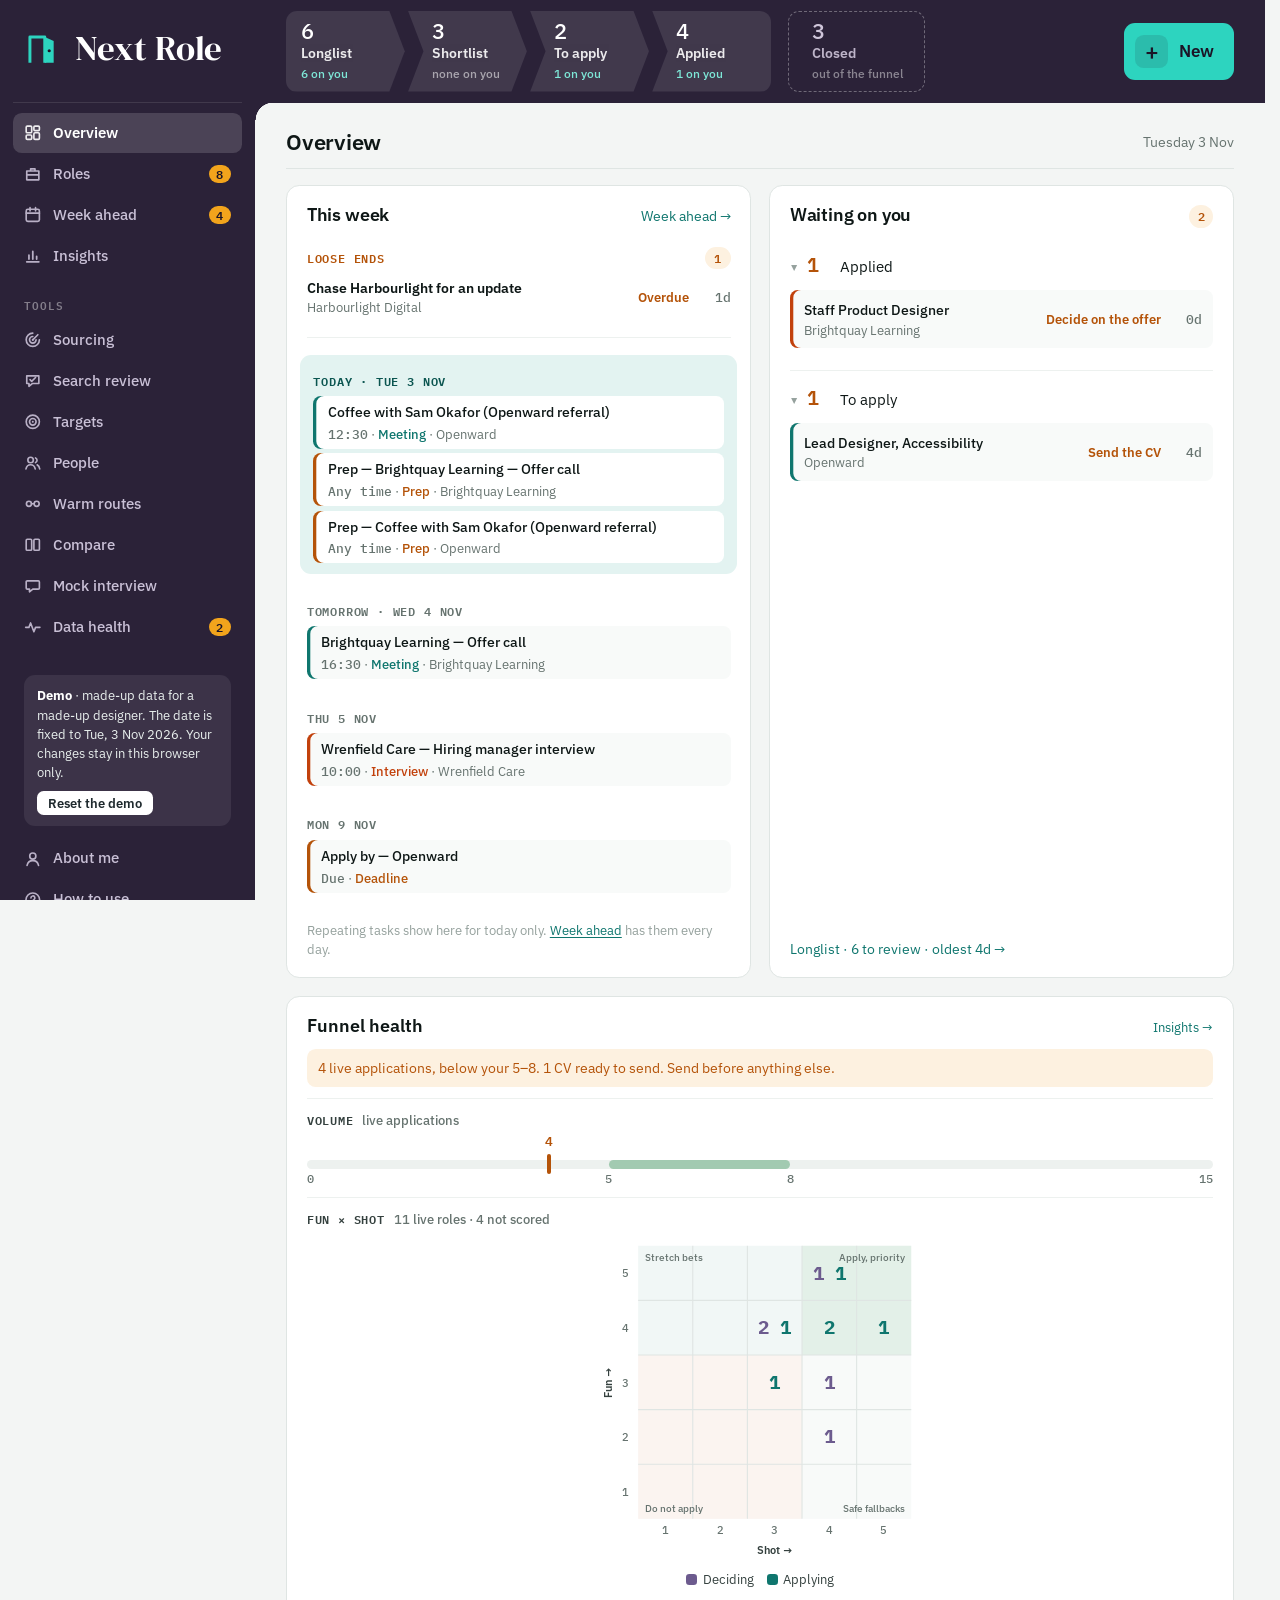
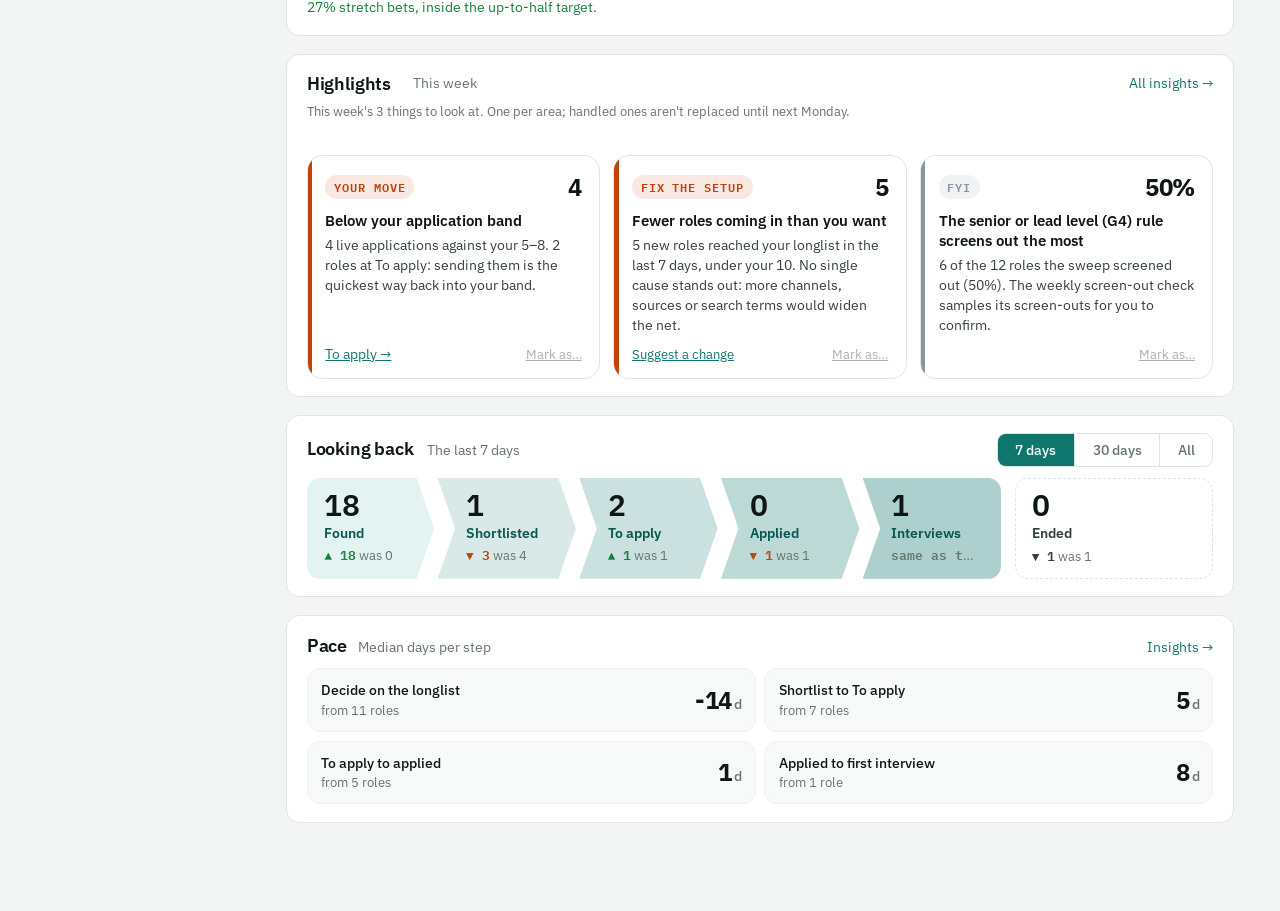
<file: docs/demo/index.html>
<!doctype html><html><head><meta charset=utf8><meta name=viewport content="width=device-width,initial-scale=1,viewport-fit=cover"><style>:root{color-scheme:light;box-sizing:border-box;padding-top:env(safe-area-inset-top,0px);padding-bottom:env(safe-area-inset-bottom,0px)}html{scroll-padding-top:env(safe-area-inset-top,0px)}body{margin:0;padding:0;font:14px -apple-system,BlinkMacSystemFont,sans-serif;background:#fff;color:#000}img{max-width:100%}[hidden]:not([hidden=until-found i]){display:none!important}</style></head><body>
<title>Next Role demo</title>
<link rel="stylesheet" href="https://fonts.googleapis.com/css2?family=Newsreader:ital,opsz,wght@0,6..72,400;0,6..72,500;0,6..72,600;1,6..72,400&family=DM+Serif+Display&family=IBM+Plex+Sans:wght@400;500;600;700&family=IBM+Plex+Mono:wght@400;500&display=swap">
<link rel="stylesheet" href="css/base.css?v=20261102a">

<link rel="stylesheet" href="css/theme.css?v=20261102a">

<link rel="stylesheet" href="css/shell.css?v=20261102a">
<link rel="stylesheet" href="css/insights.css?v=20261102a">
<link rel="stylesheet" href="css/rules.css?v=20261102a">
<link rel="stylesheet" href="css/setup.css?v=20261102a">



<aside class="sidenav appnav" id="sidenav" aria-label="Sections">
  <a class="sbrand" href="#" data-tab="overview" aria-label="Next Role — go to Overview"><svg viewBox="0 0 40 40" aria-hidden="true"><path d="M8 34V8h15v26" fill="none" stroke="#2DD4BF" stroke-width="3" stroke-linejoin="round"/><path d="M23 8l9 4v22h-9z" fill="#2DD4BF"/><circle cx="27.5" cy="22" r="1.6" fill="#1B1426"/></svg><span>Next Role</span></a>
  <button type="button" class="nv" data-tab="overview" data-grp="plan" aria-selected="true"><svg viewBox="0 0 16 16" aria-hidden="true"><rect x="2" y="2" width="5" height="6" rx="1" fill="none" stroke="currentColor" stroke-width="1.5"/><rect x="9" y="2" width="5" height="4" rx="1" fill="none" stroke="currentColor" stroke-width="1.5"/><rect x="2" y="10" width="5" height="4" rx="1" fill="none" stroke="currentColor" stroke-width="1.5"/><rect x="9" y="8" width="5" height="6" rx="1" fill="none" stroke="currentColor" stroke-width="1.5"/></svg>Overview</button>
  <button type="button" class="nv" data-tab="roles" data-grp="plan" aria-selected="false" title="Your roles, stage by stage — opens where something waits on you"><svg viewBox="0 0 16 16" aria-hidden="true"><path d="M2.5 5.5h11v8h-11z M6 5.5V3.5h4v2 M2.5 9h11" fill="none" stroke="currentColor" stroke-width="1.5" stroke-linejoin="round"/></svg>Roles<span class="tcount hot" id="tc-roles"></span></button>
  <button type="button" class="nv" data-tab="week" data-grp="plan" aria-selected="false" title="Today's items not done yet"><svg viewBox="0 0 16 16" aria-hidden="true"><rect x="2" y="3" width="12" height="11" rx="1.5" fill="none" stroke="currentColor" stroke-width="1.5"/><path d="M2 6.5h12M5.5 1.5v3M10.5 1.5v3" fill="none" stroke="currentColor" stroke-width="1.5" stroke-linecap="round"/></svg>Week ahead<span class="tcount hot" id="tc-week"></span></button>
  <button type="button" class="nv" data-tab="pipeline" data-grp="plan" aria-selected="false" title="The whole funnel: where roles leak, which sources work, and how it is trending"><svg viewBox="0 0 16 16" aria-hidden="true"><path d="M2.5 13.5h11M4.5 11V7.5M8 11V4M11.5 11V8.5" fill="none" stroke="currentColor" stroke-width="1.6" stroke-linecap="round"/></svg>Insights</button>
  <div class="sg">Tools</div>
  <button type="button" class="nv" data-tab="routine" data-grp="tools" aria-selected="false" title="How roles reach you — what the sweep checks, and what you check yourself"><svg viewBox="0 0 16 16" aria-hidden="true"><path d="M8 8l4.6-4.6" fill="none" stroke="currentColor" stroke-width="1.5" stroke-linecap="round"/><path d="M14 8a6 6 0 1 1-6-6" fill="none" stroke="currentColor" stroke-width="1.5" stroke-linecap="round"/><path d="M11 8a3 3 0 1 1-3-3" fill="none" stroke="currentColor" stroke-width="1.5" stroke-linecap="round"/><circle cx="8" cy="8" r="1" fill="currentColor"/></svg>Sourcing</button>
  <button type="button" class="nv" data-tab="review" data-grp="tools" aria-selected="false" title="Talk through where your job search is stuck — finding, deciding, applying, interviews"><svg viewBox="0 0 16 16" aria-hidden="true"><path d="M2.5 3.5h11v7h-6l-3 2.5V10.5h-2z" fill="none" stroke="currentColor" stroke-width="1.5" stroke-linejoin="round"/><path d="M5.5 7l1.5 1.5L10.5 5" fill="none" stroke="currentColor" stroke-width="1.5" stroke-linecap="round" stroke-linejoin="round"/></svg>Search review</button>
  <button type="button" class="nv" data-tab="targets" data-grp="tools" aria-selected="false" title="The companies and sectors you want"><svg viewBox="0 0 16 16" aria-hidden="true"><circle cx="8" cy="8" r="6" fill="none" stroke="currentColor" stroke-width="1.5"/><circle cx="8" cy="8" r="3" fill="none" stroke="currentColor" stroke-width="1.5"/><circle cx="8" cy="8" r=".9" fill="currentColor"/></svg>Targets</button>
  <button type="button" class="nv" data-tab="people" data-grp="tools" aria-selected="false" title="Recruiters, referrers, contacts and interviewers"><svg viewBox="0 0 16 16" aria-hidden="true"><circle cx="6" cy="5.5" r="2.5" fill="none" stroke="currentColor" stroke-width="1.5"/><path d="M1.8 13.5c.5-2.4 2.2-3.7 4.2-3.7s3.7 1.3 4.2 3.7" fill="none" stroke="currentColor" stroke-width="1.5" stroke-linecap="round"/><path d="M10.5 3.6a2.3 2.3 0 0 1 0 4.2M12 9.9c1.2.5 2 1.6 2.3 3.6" fill="none" stroke="currentColor" stroke-width="1.5" stroke-linecap="round"/></svg>People</button>
  <button type="button" class="nv" data-tab="warm" data-grp="tools" aria-selected="false" title="Companies where you know someone and that fit what you want, from your LinkedIn connections"><svg viewBox="0 0 16 16" aria-hidden="true"><circle cx="4.5" cy="8" r="2.3" fill="none" stroke="currentColor" stroke-width="1.5"/><circle cx="11.5" cy="8" r="2.3" fill="none" stroke="currentColor" stroke-width="1.5"/><path d="M6.8 8h2.4" fill="none" stroke="currentColor" stroke-width="1.5" stroke-linecap="round"/></svg>Warm routes</button>
  <button type="button" class="nv" data-tab="compare" data-grp="tools" aria-selected="false" title="Compare roles side by side"><svg viewBox="0 0 16 16" aria-hidden="true"><rect x="2" y="3" width="5" height="10" rx="1" fill="none" stroke="currentColor" stroke-width="1.5"/><rect x="9" y="3" width="5" height="10" rx="1" fill="none" stroke="currentColor" stroke-width="1.5"/></svg>Compare</button>
  <button type="button" class="nv" data-tab="mock" data-grp="tools" aria-selected="false" title="Practise a round for a role you have applied to"><svg viewBox="0 0 16 16" aria-hidden="true"><path d="M3 3.5h10a1 1 0 0 1 1 1v5.5a1 1 0 0 1-1 1H8l-3 2.5V11H3a1 1 0 0 1-1-1V4.5a1 1 0 0 1 1-1z" fill="none" stroke="currentColor" stroke-width="1.5" stroke-linejoin="round"/></svg>Mock interview</button>
  <button type="button" class="nv" data-tab="health" data-grp="tools" aria-selected="false" title="Missing dates and links, unscored roles, orphaned records"><svg viewBox="0 0 16 16" aria-hidden="true"><path d="M1.5 8.5h3l1.5-4 3 8 1.5-4h4" fill="none" stroke="currentColor" stroke-width="1.5" stroke-linecap="round" stroke-linejoin="round"/></svg>Data health<span class="tcount" id="tc-health"></span></button>
  <div class="sp"></div>
  <button type="button" class="nv" data-tab="about" data-grp="me" aria-selected="false" title="Who I am, and what I want from the next role"><svg viewBox="0 0 16 16" aria-hidden="true"><circle cx="8" cy="5.5" r="2.8" fill="none" stroke="currentColor" stroke-width="1.5"/><path d="M2.8 14c.6-2.8 2.7-4.3 5.2-4.3s4.6 1.5 5.2 4.3" fill="none" stroke="currentColor" stroke-width="1.5" stroke-linecap="round"/></svg>About me</button>
  <button type="button" class="nv" data-tab="help" data-grp="me" aria-selected="false" title="How to set up, run and tune the search"><svg viewBox="0 0 16 16" aria-hidden="true"><circle cx="8" cy="8" r="6.2" fill="none" stroke="currentColor" stroke-width="1.5"/><path d="M6.3 6.3a1.8 1.8 0 1 1 2.6 1.6c-.6.3-.9.7-.9 1.3v.3" fill="none" stroke="currentColor" stroke-width="1.5" stroke-linecap="round"/><circle cx="8" cy="11.4" r=".9" fill="currentColor"/></svg>How to use</button>
</aside>

<div class="shell">
<header class="top appnav">
  <div class="wrap topbar">
    <div class="masthead">
      <a class="brand" href="#" data-tab="overview" aria-label="Next Role — go to Overview">
        <svg width="56" height="56" viewBox="0 0 40 40" aria-hidden="true"><path d="M8 34V8h15v26" fill="none" stroke="#2DD4BF" stroke-width="3" stroke-linejoin="round"/><path d="M23 8l9 4v22h-9z" fill="#2DD4BF"/><circle cx="27.5" cy="22" r="1.6" fill="#1B1426"/></svg>
        <h1>Next Role</h1>
      </a>
    </div>
    <!-- The funnel, always at the top (2 Oct). Week ahead and the tools moved to the sidebar. -->
    <nav class="tabs stepper" id="tabs" role="tablist" aria-label="Funnel">
      <!-- Chevron funnel (2 Oct): count first, label, then what is on you. Closed sits apart as the exit. -->
      <div class="stagebar chev">
        <button role="tab" class="step c-first" data-tab="gate1" aria-selected="false"><span class="tcount stc" id="tc-gate1"></span><span class="stl">Longlist</span><span class="sty" id="ty-gate1"></span></button>
        <button role="tab" class="step " data-tab="gate2" aria-selected="false"><span class="tcount stc" id="tc-gate2"></span><span class="stl">Shortlist</span><span class="sty" id="ty-gate2"></span></button>
        <button role="tab" class="step " data-tab="toapply" aria-selected="false"><span class="tcount stc" id="tc-toapply"></span><span class="stl">To apply</span><span class="sty" id="ty-toapply"></span></button>
        <button role="tab" class="step c-last" data-tab="inplay" aria-selected="false"><span class="tcount stc" id="tc-inplay"></span><span class="stl">Applied</span><span class="sty" id="ty-inplay"></span></button>
        <button role="tab" class="step last c-exit" data-tab="rejected" aria-selected="false"><span class="tcount stc" id="tc-rejected"></span><span class="stl">Closed</span><span class="sty">out of the funnel</span></button>
      </div>
    </nav>
    <!-- The app headline (4 Oct): how many roles need you, the same number as the Roles badge. -->
    <a href="#" class="apphl" id="apphl" data-gotab="roles" hidden><b id="apphl-t"></b><small id="apphl-s"></small></a>
    <span class="topsp"></span>
    <!-- One place to create anything, on every page (2 Oct). Contextual buttons stay where they are. -->
    <div class="newmenu" id="newmenu">
      <button type="button" class="nmbtn" id="nm-btn" aria-haspopup="menu" aria-expanded="false"><span class="nmplus" aria-hidden="true">+</span><span class="nml"><b>New</b><small>role, meeting, note…</small></span></button>
      <div class="nmlist" id="nm-list" role="menu" hidden>
        <div class="nmgrp">Roles</div>
        <button type="button" role="menuitem" class="nmit k-roles" data-open-add=""><i class="nmi" aria-hidden="true"><svg viewBox="0 0 16 16"><path d="M3 5.5h10v7.5H3z M6 5.5V3.5h4v2 M8 8v3 M6.5 9.5h3" fill="none" stroke="currentColor" stroke-width="1.6" stroke-linecap="round" stroke-linejoin="round"/></svg></i><span class="nmt"><b>Add roles</b><small>Paste links, add one, or log a search with nothing new</small></span></button>
        <div class="nmgrp">Diary</div>
        <button type="button" role="menuitem" class="nmit k-meet" data-act="mt_add" data-item="meeting"><i class="nmi" aria-hidden="true"><svg viewBox="0 0 16 16"><rect x="2.5" y="3.5" width="11" height="10" rx="1.5" fill="none" stroke="currentColor" stroke-width="1.6" stroke-linecap="round" stroke-linejoin="round"/><path d="M2.5 6.5h11 M5.5 2v3 M10.5 2v3" fill="none" stroke="currentColor" stroke-width="1.6" stroke-linecap="round" stroke-linejoin="round"/></svg></i><span class="nmt"><b>Schedule a meeting or interview</b><small>Something that will happen</small></span></button>
        <button type="button" role="menuitem" class="nmit k-task" data-act="mt_add" data-item="task"><i class="nmi" aria-hidden="true"><svg viewBox="0 0 16 16"><path d="M3 8.5l3 3 7-7" fill="none" stroke="currentColor" stroke-width="1.6" stroke-linecap="round" stroke-linejoin="round"/></svg></i><span class="nmt"><b>Add a task</b><small>Something to do, with or without a date</small></span></button>
        <button type="button" role="menuitem" class="nmit k-log" data-act="logjump" data-id=""><i class="nmi" aria-hidden="true"><svg viewBox="0 0 16 16"><path d="M3.5 3.5h9a1 1 0 0 1 1 1v5.5a1 1 0 0 1-1 1H8l-3 2.5V11H3.5a1 1 0 0 1-1-1V4.5a1 1 0 0 1 1-1z M5.5 6.5h5 M5.5 8.5h3" fill="none" stroke="currentColor" stroke-width="1.6" stroke-linecap="round" stroke-linejoin="round"/></svg></i><span class="nmt"><b>Log a conversation</b><small>Notes from something that happened</small></span></button>
        <div class="nmgrp">Targets</div>
        <div class="nmrow"><button type="button" role="menuitem" class="nmit k-co" data-nmclick="co-open"><i class="nmi" aria-hidden="true"><svg viewBox="0 0 16 16"><path d="M3 13.5V4l5-1.5v11 M8 6h5v7.5 M2 13.5h12 M5 6.5v0 M5 9v0 M10.5 8.5v0 M10.5 11v0" fill="none" stroke="currentColor" stroke-width="1.6" stroke-linecap="round" stroke-linejoin="round"/></svg></i><span class="nmt"><b>Add a company</b></span></button><button type="button" role="menuitem" class="nmit k-pp" data-nmclick="pp-open"><i class="nmi" aria-hidden="true"><svg viewBox="0 0 16 16"><circle cx="8" cy="5.5" r="2.6" fill="none" stroke="currentColor" stroke-width="1.6" stroke-linecap="round" stroke-linejoin="round"/><path d="M3 13.5c.6-2.6 2.6-4 5-4s4.4 1.4 5 4" fill="none" stroke="currentColor" stroke-width="1.6" stroke-linecap="round" stroke-linejoin="round"/></svg></i><span class="nmt"><b>Add a person</b></span></button></div>
      </div>
    </div>
    <select class="tabsel" id="tabsel" aria-label="Go to section"></select>
    <button type="button" class="tabsel" id="tabselbtn" aria-haspopup="true" aria-expanded="false"></button>
  </div>
</header>

<div class="mainwrap">
<main class="wrap">
  <!-- One confirm pop-up for every destructive action (1 Oct): nothing that deletes or
       discards is ever a single click. -->
  <!-- Add roles (1 Oct): one role, a batch of pasted links, or "searched, nothing new".
         A day you add roles is a manual pass; this pop-up is the only place a manual pass is logged. -->
    <dialog id="add-dialog" class="modal" aria-label="Add roles">
      <div class="modal-head"><h3>Add roles</h3>
        <button type="button" class="btn ghost" data-close="add-dialog">Close</button></div>
      <div class="addmodes">
      <div class="ctabs sub" role="tablist">
        <button type="button" role="tab" data-act="ctab" data-id="addm" data-k="paste" aria-selected="true">Paste links</button>
        <button type="button" role="tab" data-act="ctab" data-id="addm" data-k="one" aria-selected="false">One role</button>
        <button type="button" role="tab" data-act="ctab" data-id="addm" data-k="none" aria-selected="false">Nothing new</button>
      </div>
      <div class="cpanel" data-cp="addm" data-k="paste">
        <div style="display:flex;flex-direction:column;gap:11px;margin-top:12px">
          <label class="fld">Links — paste anything; every link becomes a role<textarea id="paste-box" rows="6" placeholder="https://www.linkedin.com/jobs/view/…&#10;https://job-boards.greenhouse.io/…&#10;&#10;LinkedIn-only role? Paste its description straight after its link."></textarea></label>
          <div class="srcpick" id="paste-sp"></div><input type="hidden" id="paste-src">
          <div class="row"><button class="btn primary" id="paste-add">Add to longlist</button><span class="statushint" id="paste-hint"></span></div>
          <p class="lede" style="font-size:12px;margin:0">Paste a whole pass at once: links from sites you check (LinkedIn and the rest under Sourcing › Manual), or tagged with one (e.g. ref=acmejobs), are credited to that site automatically; only other links use the source you pick. They go to the Longlist. The next morning's run reads each posting, fills in the title and company, and flags any deal-breaker it fails (it doesn't remove them: you chose them). Score them in your Longlist review.</p>
        </div>
      </div>
      <div class="cpanel" data-cp="addm" data-k="one" hidden>
        <!-- Manual role intake (2 Oct, spec claude/manual-role-intake-spec.md; since 6 Oct it saves to the Longlist): the posting is optional; company is
             required; person-led roles name the person; Quick check replaces "Evaluate first". -->
        <div class="arform">
          <div class="arsec"><span class="eyebrow">The posting — any of these, or none</span>
            <label class="fld">Link<input id="add-url" placeholder="https://… — optional"></label>
            <label class="fld" id="ar-filewrap">Spec file — PDF, image, Markdown, text or Word file — up to 5 MB (Word up to 20 MB)<input id="ar-file" type="file" accept=".pdf,.png,.jpg,.jpeg,.webp,.txt,.md,.docx"></label>
            <p class="notice" id="ar-filenote" style="margin:0;font-size:12.5px" hidden>Files can’t be uploaded in this view. Paste the text or add a link instead.</p>
            <label class="fld">Posting text<textarea id="ar-paste" rows="3" placeholder="Paste the job description — optional"></textarea></label>
            <p class="statushint" style="margin:0">None of these? Fine for a role someone told you about. It saves with title and company only.</p>
          </div>
          <div class="grid2" style="gap:10px">
            <label class="fld">Title<input id="add-title" placeholder="Principal Product Manager"></label>
            <label class="fld">Company<input id="add-co" list="ar-colist" placeholder="Company name"><datalist id="ar-colist"></datalist></label>
          </div>
          <div class="srcpick" id="add-sp"></div><input type="hidden" id="add-src">
          <div class="arsec" id="ar-pblock" hidden>
            <label class="fld">Who — the recruiter or contact<select id="ar-person"></select></label>
            <div class="grid2" id="ar-np" style="gap:10px" hidden>
              <label class="fld">Name<input id="ar-npname"></label>
              <label class="fld">Their role<input id="ar-nprole" placeholder="Recruiter"></label>
            </div>
            <div class="mtfld"><span class="mtlab">They’ve submitted me</span>
              <div class="mtseg" role="radiogroup"><button type="button" class="pill" data-arsub="yes" aria-pressed="false">Yes</button><button type="button" class="pill" data-arsub="no" aria-pressed="false">No</button><button type="button" class="pill" data-arsub="unknown" aria-pressed="false">Don’t know</button></div>
              <span class="statushint">So you never apply twice. If they won’t name the client yet, don’t add the role: add a task on their person card to ask.</span></div>
          </div>
          <label class="fld">Notes<textarea id="ar-note" rows="2" placeholder="Salary, office days, why it’s open, hiring manager, timeline, exclusivity, the recruiter’s read"></textarea></label>
          <div class="arsec"><span class="eyebrow">Fun and Shot — score now or later</span>
            <div class="row" style="gap:6px;align-items:center"><span class="eyebrow" style="width:40px">Fun</span><span id="ar-fun" class="scrow"></span></div>
            <div class="row" style="gap:6px;align-items:center"><span class="eyebrow" style="width:40px">Shot</span><span id="ar-shot" class="scrow"></span></div>
          </div>
          <div class="arsec" id="ar-qcwrap">
            <div class="row"><button type="button" class="btn" id="ar-qc">Quick check now</button>
              <span class="statushint">A provisional read on your hard rules and a rough fit. The next morning’s longlist research replaces it. Want it sooner? Ask Claude to run the longlist research once it’s added.</span></div>
            <div id="ar-qcout"></div>
          </div>
          <div class="row"><button class="btn primary" id="add-save">Add to longlist</button><span class="statushint" id="ar-hint"></span></div>
        </div>
      </div>
      <div class="cpanel" data-cp="addm" data-k="none" hidden>
        <div style="display:flex;flex-direction:column;gap:11px;margin-top:12px">
          <span class="eyebrow">Where you searched today</span>
          <div class="rulegrid" id="manual-ch"></div>
          <label class="fld">Note — optional<input id="run-note" placeholder="e.g. two local roles, both four days in office"></label>
          <div class="row"><button class="btn primary" id="run-save">Log it</button><span class="statushint" id="run-hint"></span></div>
          <p class="lede" style="font-size:12px;margin:0">Days you add roles count on their own. Log only the searches that found nothing.</p>
        </div>
      </div>
      </div>
    </dialog>
  <!-- Mass review (1 Oct): Gate 1 one role at a time — score, accept or reject, next.
       A batch of thirty in queue order; Exit at any point. -->
  <div id="mr" class="mr" hidden role="dialog" aria-label="Mass review">
    <div class="mr-top"><div class="mr-head"><h2>Mass review</h2><span class="mr-count" id="mr-count"></span></div><button type="button" class="btn ghost" id="mr-exit">Exit</button><div class="mr-prog"><i id="mr-prog"></i></div></div>
    <div class="mr-body" id="mr-body"></div>
  </div>
  <!-- Every add happens in a pop-up (1 Oct), like Log a conversation. fm-dialog takes simple
       fields; ed-dialog hosts a full editor (offer details, a new interview stage). -->
  <dialog id="fm-dialog" class="modal" aria-label="Add">
    <div class="modal-head"><h3 id="fm-title"></h3><button type="button" class="btn ghost" data-close="fm-dialog">Close</button></div>
    <div id="fm-body" style="display:flex;flex-direction:column;gap:10px"></div>
    <div class="statusacts" style="margin-top:12px"><button type="button" class="btn primary" id="fm-save">Save</button><span class="statushint" id="fm-hint"></span></div>
  </dialog>
  <!-- Phone section menu (1 Oct): a native select opens scrolled to the current option;
       this list always opens at the top. The hidden select stays the source of truth. -->
  <div id="tabsheet" class="tabsheet" hidden role="menu" aria-label="Go to section"></div>
  <!-- Rule out roles like this (1 Oct): from any reject flow, Claude drafts the rule, you
       edit and save, and it is live at once. No draft list to come back to. -->
  <!-- Word preview (1 Oct, cloud move): templates and packs live on the board as .docx; this shows
       one in the browser, tracked changes included, without downloading it. -->
  <dialog id="pv-dialog" class="modal pvmodal" aria-label="Preview">
    <div class="modal-head"><h3 id="pv-title">Preview</h3><div class="row" style="gap:6px"><button type="button" class="btn sm" id="pv-dl">Download</button><button type="button" class="btn ghost" data-close="pv-dialog">Close</button></div></div>
    <div class="statushint" id="pv-hint"></div>
    <div id="pv-body" class="pvbody"></div>
  </dialog>
  <input type="file" id="tpl-file" accept=".docx,application/vnd.openxmlformats-officedocument.wordprocessingml.document" hidden>
  <input type="file" id="final-file" accept=".docx,.pdf,application/pdf,application/vnd.openxmlformats-officedocument.wordprocessingml.document" hidden>
  <dialog id="rl-dialog" class="modal" aria-label="Rule out roles like this">
    <div class="modal-head"><h3>Rule out roles like this</h3><button type="button" class="btn ghost" data-close="rl-dialog">Close</button></div>
    <p class="lede" style="margin:0;font-size:12.5px" id="rl-lede"></p>
    <div style="display:flex;flex-direction:column;gap:10px;margin-top:10px">
      <label class="fld">Rule<select id="rl-target"></select></label>
      <div id="rl-newf" class="grid2" hidden><label class="fld">Name<input id="rl-name" placeholder="Short name, e.g. Data-product roles"></label>
        <label class="fld">When it fires<select id="rl-fires"><option>Search</option><option value="Search, else Gate 2" selected>Search, else shortlist</option><option>Enrichment</option></select></label></div>
      <label class="fld"><span id="rl-tlabel">What to add</span><textarea id="rl-text" rows="4" placeholder="What rules a role out, and what stays in"></textarea></label>
      <div class="statushint" id="rl-prev"></div>
    </div>
    <div class="statusacts" style="margin-top:12px"><button type="button" class="btn primary" id="rl-save">Save rule</button><button type="button" class="btn ghost" data-close="rl-dialog">Cancel</button><span class="statushint" id="rl-hint"></span></div>
  </dialog>
  <!-- One deal-breaker at a time (3 Oct): replaces the one-big-text-box editor. -->
  <dialog id="ru-dialog" class="modal" aria-label="Edit a deal-breaker">
    <div class="modal-head"><h3 id="ru-title">Edit a deal-breaker</h3><button type="button" class="btn ghost" data-close="ru-dialog">Close</button></div>
    <!-- Describe it, Claude drafts it (4 Oct): say what should never get through (or what should change), pick how
         firm it is, and Claude writes the rule, how the sweep checks it, when it's checked and what it's about.
         It may suggest folding it into an existing rule. The full form is still there behind Edit. -->
    <div id="ru-ask" class="ruask">
      <div id="ru-askcur" class="rucur" hidden></div>
      <label class="fld"><span id="ru-asklab">What should never get through?</span><textarea id="ru-asktext" rows="3" placeholder="In your own words, e.g. roles that need a language other than English"></textarea></label>
      <label class="fld">How firm is it<select id="ru-askfirm"></select></label>
      <div class="statusacts"><button type="button" class="btn primary" id="ru-draftbtn">Draft it with Claude</button>
        <button type="button" class="btn ghost" data-close="ru-dialog">Cancel</button>
        <button type="button" class="linkbtn" id="ru-tofields" style="margin-left:auto">Edit the fields yourself</button>
        <span class="statushint" id="ru-askhint"></span></div>
    </div>
    <div id="ru-draft" class="rudraft" hidden></div>
    <div id="ru-fields" style="display:flex;flex-direction:column;gap:10px">
      <div class="grid2"><label class="fld">Name<input id="ru-name" placeholder="Short name, e.g. Office travel"></label>
        <label class="fld">When it's checked<select id="ru-fires"></select></label></div>
      <div class="grid2"><label class="fld">How firm is it<select id="ru-firm"></select></label>
        <label class="fld">What it's about<select id="ru-basis"></select></label></div>
      <div class="grid2"><label class="fld">Type<select id="ru-type"></select></label>
        <div id="ru-floorwrap" class="grid2" hidden><label class="fld">Minimum pay, yearly<input id="ru-flamt" inputmode="numeric" placeholder="e.g. 50000"></label>
          <label class="fld">Currency and what counts<span class="grid2" style="gap:6px"><input id="ru-flcur" maxlength="3" aria-label="Currency" placeholder="GBP">
            <select id="ru-flbasis" aria-label="What counts"><option value="total">Total package</option><option value="base">Base salary</option></select></span></label></div></div>
      <label class="fld">The rule — what's out, and what stays in<textarea id="ru-rule" rows="4"></textarea></label>
      <label class="fld">How the sweep checks it — optional<textarea id="ru-checknote" rows="2" placeholder="e.g. Read the full posting for office days, not just the location field"></textarea>
        <small class="ruhelp">Where the sweep should look and what counts. It reads this every run, so a fix here needs no skill change.</small></label>
      <div class="fld"><span>Your rejection reasons it should catch</span><div class="ruchks" id="ru-reasons"></div>
        <small class="ruhelp">Links the rule to the reasons you give when you turn a role down, so the board can tell when it's letting the wrong roles through.</small></div>
      <div id="ru-lint"></div>
    </div>
    <div class="statusacts" id="ru-fieldacts" style="margin-top:12px"><button type="button" class="btn primary" id="ru-save">Save rule</button>
      <button type="button" class="btn" id="ru-check">Check the wording with Claude</button>
      <button type="button" class="btn ghost" data-close="ru-dialog">Cancel</button>
      <button type="button" class="linkbtn danger" id="ru-del" style="margin-left:auto">Remove this rule</button>
      <span class="statushint" id="ru-hint"></span></div>
  </dialog>
  <!-- Data health › Suggest fixes (3 Oct): tick boxes, then one button. 24-health.js fills #hf-body. -->
  <dialog id="hf-dialog" class="modal hfdlg" aria-label="Suggest fixes">
    <div class="modal-head"><h3>Suggested fixes</h3><button type="button" class="btn ghost" data-close="hf-dialog">Close</button></div>
    <div id="hf-body"></div>
  </dialog>
  <!-- Suggest a change on a Highlights card (3 Oct): one proposal from Claude. 22-review.js fills #hs-body. -->
  <dialog id="hs-dialog" class="modal hsdlg" aria-label="Suggest a change">
    <div class="modal-head"><h3 id="hs-title">Suggest a change</h3><button type="button" class="btn ghost" data-close="hs-dialog">Close</button></div>
    <div id="hs-body"></div>
  </dialog>
  <!-- Weekly screen-out check (5 Oct): this week's picks from the sweep's screen-outs, answered as spot-checks (27). -->
  <dialog id="swc-dialog" class="modal wscdlg" aria-label="This week's screen-out check">
    <div class="modal-head"><h3>This week's screen-out check</h3><button type="button" class="btn ghost" data-close="swc-dialog">Close</button></div>
    <div id="swc-body"></div>
  </dialog>
  <!-- One row of My criteria at a time, and "Edit first" on a review proposal (3 Oct). -->
  <dialog id="pr-dialog" class="modal" aria-label="Edit">
    <div class="modal-head"><h3 id="pr-title">Edit</h3><button type="button" class="btn ghost" data-close="pr-dialog">Close</button></div>
    <div id="pr-fields" style="display:flex;flex-direction:column;gap:10px"></div>
    <div class="statusacts" style="margin-top:12px"><button type="button" class="btn primary" id="pr-save">Save</button>
      <button type="button" class="btn ghost" data-close="pr-dialog">Cancel</button>
      <button type="button" class="linkbtn danger" id="pr-del" style="margin-left:auto">Remove</button><span class="statushint" id="pr-hint"></span></div>
  </dialog>
  <dialog id="ed-dialog" class="modal" aria-label="Edit">
    <div class="modal-head"><h3 id="ed-title"></h3><button type="button" class="btn ghost" id="ed-close">Close</button></div>
    <div id="ed-body"></div>
  </dialog>
  <dialog id="sc-dialog" class="modal" aria-label="Score it first">
    <div class="modal-head"><h3>Score it first</h3></div>
    <p class="lede" style="margin:0;font-size:13px" id="sc-role"></p>
    <div style="display:flex;flex-direction:column;gap:10px;margin-top:12px">
      <div class="row" style="gap:6px;align-items:center"><span class="eyebrow" style="width:44px">Fun</span><span id="sc-fun" class="scrow"></span></div>
      <div class="row" style="gap:6px;align-items:center"><span class="eyebrow" style="width:44px">Shot</span><span id="sc-shot" class="scrow"></span></div>
    </div>
    <div class="statusacts" style="margin-top:14px;justify-content:flex-end">
      <button type="button" class="btn ghost" id="sc-no">Cancel</button>
      <button type="button" class="btn primary" id="sc-yes" disabled>Save and continue</button>
    </div>
  </dialog>
  <dialog id="cf-dialog" class="modal" aria-label="Confirm">
    <div class="modal-head"><h3 id="cf-title">Are you sure?</h3></div>
    <p id="cf-msg" class="lede" style="margin:0;font-size:13.5px"></p>
    <div class="statusacts" style="margin-top:14px;justify-content:flex-end">
      <button type="button" class="btn ghost" id="cf-no">Cancel</button>
      <button type="button" class="btn danger" id="cf-yes">Remove</button>
    </div>
  </dialog>
  <div id="targets-nav" class="targets-nav" hidden>
    <div class="ctabs sub" role="tablist">
      <button type="button" role="tab" data-tsub="companies" aria-selected="true">Companies</button>
      <button type="button" role="tab" data-tsub="sectors" aria-selected="false">Sectors</button>
      
    </div>
  </div>
  <div id="offline" hidden class="notice warn" style="margin-bottom:18px">
    Stored data isn't available in this view, so decisions can't be saved. Open the board from your own
    artifact gallery while signed in.
  </div>

  <!-- ======== OVERVIEW (2 Oct): the landing page ======== -->
  <section id="tab-overview">
    <div class="tabhead pagehead"><div class="phead-t"><h2>Overview</h2></div><span class="phmeta" id="ov-date"></span></div>
    <div id="ov-body"></div>
  </section>

  <!-- ======== WEEK AHEAD ======== -->
  <section id="tab-week" hidden>
    <!-- 1 Oct: no intro or legend. The title only, so every page opens the same way. -->
    <div class="tabhead wkhead pagehead"><div class="phead-t"><h2>Week ahead</h2></div><span class="phsw">
    <div class="ctabs sub wtabs" role="tablist">
      <button type="button" role="tab" data-act="wtab" data-k="cal" aria-selected="true">Calendar<span class="tcount" id="wt-cal"></span></button>
      <button type="button" role="tab" data-act="wtab" data-k="pend" aria-selected="false">Pending<span class="tcount" id="wt-pend"></span></button>
    </div></span><button class="btn primary" type="button" id="cm-open">+ Add<span class="lg">&nbsp;a meeting or task</span></button></div>
    <details class="card panel pipew" id="pipew"><summary><span class="pwt">Pipeline</span><span class="pwsum" id="pw-sum"></span><span class="pwneed" id="pw-need" hidden></span></summary><div class="pwcols" id="pw-cols"></div></details>
    <div class="pwstrip" id="pw-strip"></div>
    <div class="wpanel" id="wp-cal">
      <div id="band-late"></div>
      <div id="week-nav"></div>
      <div id="week-board"></div>
      <div id="week-days"></div>
      <div id="band-later"></div>
    </div>
    <!-- Waiting and Blocked combined (1 Oct): a meeting with no date yet, waiting on a
         person's reply or on an event. -->
    <div class="wpanel" id="wp-pend" hidden>
      <div id="band-chase"></div>
      <div id="band-wait"></div>
      <div id="band-unplanned"></div>
    </div>

    <dialog id="cm-dialog" class="modal" aria-label="Add a commitment">
      <div class="modal-head"><h3>Add a commitment</h3>
        <button type="button" class="btn ghost" data-close="cm-dialog">Close</button></div>
      <div style="display:flex;flex-direction:column;gap:11px">
      <div class="grid2" style="gap:10px">
        <label class="fld" style="grid-column:1/-1">What<input id="cm-title" placeholder="e.g. Coffee with a former colleague"></label>
      </div>
      <label class="fld">Detail — one line<input id="cm-detail" placeholder="About moving into a new sector"></label>
      <div class="grid2" style="gap:10px">
        <label class="fld">State
          <select id="cm-state">
            <option value="booked">Booked — date is fixed</option>
            <option value="offered">Pending — waiting on their reply</option>
            <option value="conditional">Pending — waiting on an event</option>
          </select>
        </label>
        <label class="fld">Whose court
          <select id="cm-court"><option value="them">Them</option><option value="me">Me</option></select>
        </label>
        <label class="fld">Type
          <select id="cm-type">
            <option value="conversation">Conversation</option>
            <option value="interview">Interview</option>
            <option value="prep-session">Prep session</option>
          </select>
        </label>
      </div>
      <div class="grid2" style="gap:10px">
        <label class="fld">Date<input type="date" id="cm-date"></label>
        <label class="fld">Time — optional<input id="cm-time" placeholder="18:00"></label>
      </div>
      <div class="grid2" style="gap:10px">
        <label class="fld">Offered window — what you proposed<input id="cm-window" placeholder="Thursday or Friday"></label>
        <label class="fld">Message sent<input type="date" id="cm-sent"></label>
        <label class="fld">Chase by<input type="date" id="cm-chase"></label>
      </div>
      <div class="grid2" style="gap:10px">
        <label class="fld">Conditional on<input id="cm-cond" placeholder="e.g. the screening call passing"></label>
        <label class="fld">Blocked by — two or three words<input id="cm-blocked" placeholder="Screen feedback"></label>
      </div>
      <div class="grid2" style="gap:10px">
        <label class="fld">Person<input id="cm-person" placeholder="Alex Morgan"></label>
        <label class="fld">Relationship
          <select id="cm-rel">
            <option value="">—</option>
            <option>referrer</option><option>talent acquisition</option><option>agency recruiter</option>
            <option>hiring manager</option><option>peer / advisor</option><option>friend</option><option>other</option>
          </select>
        </label>
      </div>
      <div class="grid2" style="gap:10px">
        <label class="fld">Organisation<input id="cm-org" placeholder="Brightwell Recruitment"></label>
        <label class="fld">Attached to a role<select id="cm-roleid"></select></label>
      </div>
      <div class="row">
        <button class="btn primary" id="cm-save" style="margin-left:auto">Add</button>
      </div>
      </div>
    </dialog>
    <!-- Meetings and tasks: one form for both, opened from every card and from Week ahead (1 Oct). -->
    <dialog id="mt-dialog" class="modal mtmodal" aria-labelledby="mt-head">
      <div class="modal-head"><h3 id="mt-head">Add a meeting</h3>
        <button type="button" class="btn ghost" id="mt-close">Close</button></div>
      <div id="mt-body" class="mtform"></div>
      <div class="row mtfoot"><span id="mt-hint" class="statushint" role="status"></span>
        <button class="btn primary" id="mt-save" style="margin-left:auto">Save</button></div>
    </dialog>
  </section>

  <!-- ======== HOW TO USE (1 Oct) ======== -->
  <section id="tab-help" hidden>
    <div class="tabhead pagehead"><div class="phead-t"><h2>How to use</h2></div><span class="phsw"><div class="ctabs sub" role="tablist">
        <button type="button" role="tab" data-act="ctab" data-id="help" data-k="start" aria-selected="true">Start here</button>
        <button type="button" role="tab" data-act="ctab" data-id="help" data-k="setup" aria-selected="false">Set up</button>
        <button type="button" role="tab" data-act="ctab" data-id="help" data-k="run" aria-selected="false">Running it</button>
        <button type="button" role="tab" data-act="ctab" data-id="help" data-k="pages" aria-selected="false">Pages</button>
        <button type="button" role="tab" data-act="ctab" data-id="help" data-k="faq" aria-selected="false">FAQ</button>
        <button type="button" role="tab" data-act="ctab" data-id="help" data-k="hood" aria-selected="false">Under the hood</button>
      </div></span></div>
    <div id="hp-searchbox" class="hpsb"></div>
    <div class="pagetabs">
      <!-- How to use overhaul (3 Oct): Start here, Pages and FAQ are drawn by js/25-help.js. -->
      <div class="cpanel" data-cp="help" data-k="start"><div id="hp-start"></div></div>
      <div class="cpanel" data-cp="help" data-k="faq" hidden><div id="hp-faq"></div></div>
      <div class="cpanel" data-cp="help" data-k="setup" hidden>
        <!-- Guided setup (22 Oct, js/52-setup.js): Start or resume setup, and redo a step. -->
        <div id="su-setup"></div>
        <!-- 1 Oct: the alert-email workaround gets its own section in Set up. -->
        <div class="card panel" style="margin-top:16px">
          <h3>Sites the sweep can't read</h3>
          <p class="lede" style="font-size:12.5px;margin:0">Some job sites need a login, block automated reading, or only show jobs to a real browser. LinkedIn is the usual example. The sweep can't read them, but it can read their job-alert emails.</p>
          <ol class="steps">
            <li><b>Sign up to the site yourself.</b> Claude won't create accounts or enter passwords. <span class="chip">5 min a site</span></li>
            <li><b>Ask Claude to set up the alerts.</b> On desktop, with Claude in Chrome and you signed in, Claude creates the saved searches from your <a href="#" data-goabout="prefs">search terms</a> and the places you'd work, as often as the site allows.</li>
            <li><b>Ask Claude to set up the email filter.</b> One Gmail filter labels every alert <span class="mono">Job Alerts</span> and skips the inbox. Claude adds each new sender to it, with your OK.</li>
            <li><b>Add it as a source.</b> Under Alert emails in <a href="#" data-gotab="routine" data-sub="channels">Sourcing › Auto sweep</a>, so its finds are counted.</li>
            <li><b>Check the first alert lands.</b> <span class="chip">next day</span> If nothing with listings arrives within two days, the signup didn't take. Mark the source Trial until it does.</li>
          </ol>
          <p class="lede" style="font-size:12px;margin:0">An alert tells the sweep a role exists. It still checks the employer's own site before counting it as live.</p>
        </div>
      </div>
      <!-- Running it (3 Oct): the loop, then one card per stage. Replaces A normal week and the Tuning tab. -->
      <div class="cpanel" data-cp="help" data-k="run" hidden>
        <div class="card panel lpwrap">
          <h3>How the board works: one loop</h3>
          <p class="lede" style="font-size:12.5px;margin:0">Five stages. The first three run every week; the last two are how the search gets better.</p>
          <figure class="loopfig">
          <svg viewBox="0 0 820 320" role="img" aria-label="The loop: About me sets what to look for; Sourcing finds roles; Roles is where you decide, apply and interview. Every week that inner loop runs. When the search stalls, Insights shows where, and Search review changes channels and search terms in Sourcing, or rules and preferences in About me.">
            <defs>
              <marker id="lpa" viewBox="0 0 10 10" refX="9" refY="5" markerWidth="7" markerHeight="7" orient="auto-start-reverse"><path d="M0,0 L10,5 L0,10 z" fill="currentColor"/></marker>
              <marker id="lpb" viewBox="0 0 10 10" refX="9" refY="5" markerWidth="7" markerHeight="7" orient="auto-start-reverse"><path d="M0,0 L10,5 L0,10 z" class="lpacc"/></marker>
            </defs>
            <a href="#" data-gotab="about"><g class="lpbox"><rect x="20" y="40" width="180" height="76" rx="12"/><circle cx="44" cy="64" r="11"/><text x="44" y="68" text-anchor="middle" class="lpn">1</text><text x="64" y="69" class="lpt">You</text><text x="34" y="97" class="lps">About me</text></g></a>
            <a href="#" data-gotab="routine"><g class="lpbox"><rect x="250" y="40" width="180" height="76" rx="12"/><circle cx="274" cy="64" r="11"/><text x="274" y="68" text-anchor="middle" class="lpn">2</text><text x="294" y="69" class="lpt">Find</text><text x="264" y="97" class="lps">Sourcing · sweep twice a week</text></g></a>
            <a href="#" data-gotab="roles"><g class="lpbox"><rect x="480" y="40" width="320" height="76" rx="12"/><circle cx="504" cy="64" r="11"/><text x="504" y="68" text-anchor="middle" class="lpn">3</text><text x="524" y="69" class="lpt">Decide, apply, interview</text><text x="494" y="97" class="lps">Roles: Longlist › Shortlist › To apply › Applied</text></g></a>
            <a href="#" data-gotab="pipeline"><g class="lpbox"><rect x="560" y="214" width="180" height="76" rx="12"/><circle cx="584" cy="238" r="11"/><text x="584" y="242" text-anchor="middle" class="lpn">4</text><text x="604" y="243" class="lpt">Learn</text><text x="574" y="271" class="lps">Insights · highlights</text></g></a>
            <a href="#" data-gotab="review"><g class="lpbox lpacc2"><rect x="250" y="214" width="180" height="76" rx="12"/><circle cx="274" cy="238" r="11"/><text x="274" y="242" text-anchor="middle" class="lpn">5</text><text x="294" y="243" class="lpt">Tune</text><text x="264" y="271" class="lps">Search review</text></g></a>
            <line x1="200" y1="78" x2="246" y2="78" class="lpl" marker-end="url(#lpa)"/>
            <text x="223" y="30" text-anchor="middle" class="lpe">what to look for</text>
            <line x1="430" y1="78" x2="476" y2="78" class="lpl" marker-end="url(#lpa)"/>
            <text x="453" y="30" text-anchor="middle" class="lpe">new roles</text>
            <line x1="650" y1="116" x2="650" y2="210" class="lpl lpo" marker-end="url(#lpb)"/>
            <text x="660" y="168" class="lpe lpacct">what happened</text>
            <line x1="560" y1="252" x2="434" y2="252" class="lpl lpo" marker-end="url(#lpb)"/>
            <text x="497" y="244" text-anchor="middle" class="lpe lpacct">where it's stuck</text>
            <line x1="340" y1="214" x2="340" y2="120" class="lpl lpo" marker-end="url(#lpb)"/>
            <text x="350" y="168" class="lpe lpacct">channels, terms</text>
            <polyline points="250,252 110,252 110,120" class="lpl lpo" fill="none" marker-end="url(#lpb)"/>
            <text x="120" y="168" class="lpe lpacct">rules, preferences</text>
            <line x1="20" y1="306" x2="44" y2="306" class="lpl"/><text x="50" y="310" class="lpe">every week</text>
            <line x1="130" y1="306" x2="154" y2="306" class="lpl lpo"/><text x="160" y="310" class="lpe">when the search stalls</text>
          </svg>
          <figcaption>Every week, roles flow left to right: what you want sets what the sweep looks for, and you decide on what it finds. When it stalls, Insights shows where, and Search review changes the setup that feeds the next week. Click a box to go there.</figcaption>
        </figure>
        </div>
        <div class="lpcards"><div class="lpcard"><div class="lph"><span class="lpnum">1</span><h4>You — what you want</h4><a href="#" data-gotab="about">About me</a><span class="chip">set up once, then as needed</span></div><div class="lpcols"><div><span class="eyebrow">Claude does</span><ul><li>Drafts your profile, skills and criteria at setup.</li><li>Reads them in every sweep, every piece of research, every CV and every prep.</li></ul></div><div><span class="eyebrow">You do</span><ul><li>Keep <a href="#" data-goabout="prefs">My criteria</a> true: deal-breakers, preferences, pluses, concerns and search terms. Each is its own row; changes are live from the next sweep.</li><li>Upload your CV and cover letter in <a href="#" data-goabout="templates">My CV &amp; letter</a>; check your top 20 in <a href="#" data-goabout="skills">Skills</a>.</li></ul></div></div></div><div class="lpcard"><div class="lph"><span class="lpnum">2</span><h4>Find — roles come in</h4><a href="#" data-gotab="routine">Sourcing</a><span class="chip">twice a week, plus your own days</span></div><div class="lpcols"><div><span class="eyebrow">Claude does</span><ul><li>The <b>auto sweep</b> runs twice a week on its scheduled task: alert emails, job boards, your target companies' careers pages and your search terms.</li><li>Applies your deal-breakers, gives each role a rough Role Fit and fills the <a href="#" data-gotab="gate1">Longlist</a>. What it cut is logged in Sourcing › Auto sweep.</li><li>Warns you on Overview and in Data health if a sweep is overdue, worked out from when sweeps usually run.</li></ul></div><div><span class="eyebrow">You do</span><ul><li>Check the sites in <b>Manual</b> (Sites I check, Warm routes) on the days your repeating tasks in <a href="#" data-gotab="week">Week ahead</a> say.</li><li>Add what you find with <b>+ New › Add roles</b>; a dry search is one tap on <b>Nothing new</b>.</li><li>Sites that need a login: see Set up › Sites the sweep can't read.</li><li>Now and then, upload your LinkedIn connections to <a href="#" data-gotab="warm">Warm routes</a> and add the companies where you know someone; rating them Want it or Would consider puts their job boards in the sweep.</li></ul></div></div></div><div class="lpcard"><div class="lph"><span class="lpnum">3</span><h4>Decide, apply, interview</h4><a href="#" data-gotab="roles">Roles</a> · <a href="#" data-gotab="week">Week ahead</a><span class="chip">every day or two</span></div><div class="lpcols"><div><span class="eyebrow">Claude does</span><ul><li>Each morning: checks every open ad is still live (closing longlist roles that have gone), then researches new <a href="#" data-gotab="gate2">Shortlist</a> roles and scores their Role Fit.</li><li>At To apply: a CV and cover letter drafted as tracked changes.</li><li>When you apply: screen prep within a day (your story, why them, traps, salary, questions to ask). After the screen: prep for the next round only, from the job ad, the CV you sent, the company's interview materials and your notes. It shows on the meeting as <b>Advice for this one</b>.</li><li>When you ask: a one-page <b>cheat sheet</b> for a round, built from that prep, your notes, your latest mock and your starred questions.</li></ul></div><div><span class="eyebrow">You do</span><ul><li><b>Longlist</b>, on your review days (for example Mon and Thu, the day after each sweep): press Mass review, a minute a role. Score Fun and Shot, then send on or reject.</li><li><b>Shortlist</b>, the morning after its research (for example Tue and Fri; until then it shows Queued for research): decide to apply, park or reject. If a link couldn't be read, paste the ad on the card.</li><li><b>To apply</b>: treat the drafts as a start. Iterate, send, upload the finals and mark Applied.</li><li><b>Applied</b>: add each interview on the role's Interviews tab, plus any interview guide or case brief the company sends (<b>Add material</b>). Star the questions you must ask. Log every conversation so the next prep uses it.</li><li><b>Before a round</b>: read the prep, press <b>Practise</b> for a mock interview against it, then <b>Make cheat sheet</b> and download the PDF to keep open during the call.</li><li>The <b>Roles</b> badge and Overview's <b>Waiting on you</b> show what's on you.</li></ul></div></div></div><div class="lpcard"><div class="lph"><span class="lpnum">4</span><h4>Learn — see what's working</h4><a href="#" data-gotab="pipeline">Insights</a><span class="chip">a glance each week</span></div><div class="lpcols"><div><span class="eyebrow">Claude does</span><ul><li>Works out the highlights: where roles drop out, which channels lead somewhere, your application pace and mix.</li><li><b>Suggest a change</b> on a highlight drafts the fix for you to accept.</li></ul></div><div><span class="eyebrow">You do</span><ul><li>Glance at the Highlights on <a href="#" data-gotab="overview">Overview</a>. Open Insights when something looks off: filter, group by channel or fit, zoom into one stage.</li></ul></div></div></div><div class="lpcard"><div class="lph"><span class="lpnum">5</span><h4>Tune — fix where it's stuck</h4><a href="#" data-gotab="review">Search review</a><span class="chip">when it stalls — no fixed schedule</span></div><div class="lpcols"><div><span class="eyebrow">Claude does</span><ul><li>Reads the whole loop and says where it's stuck: finding, deciding, applying or interviews. Not everything is a search problem.</li><li>Suggests changes to your setup, or things for you to do, with the numbers behind each.</li></ul></div><div><span class="eyebrow">You do</span><ul><li>Talk it through: answer its question, then keep, change, turn down (with a reason) or ask about each suggestion. Nothing changes until you press Apply.</li><li>By hand: in <a href="#" data-goabout="prefs">My criteria</a>, open a deal-breaker to see what it <b>cut</b> and what you <b>turned down</b> later; spot-check its cuts. Trial or drop sources in <a href="#" data-gotab="routine">Sourcing</a>.</li><li>Every change is in the change log with Undo. Want a reminder? Add a repeating task in Week ahead.</li></ul></div></div><p class="lpwhen">Good moments: after about ten applications, when the longlist feels thin or full of the wrong roles, or when applications stop turning into interviews.</p></div></div>
        <div class="card panel" style="margin-top:16px">
          <h3>Working with Claude</h3>
          <ul class="keylist">
            <li><b>Change the board by asking.</b> To add, change or remove a feature, or fix a bug, just ask Claude.</li>
            <li><b>Big or messy updates: tell Claude, don't fill in forms.</b> Dictate it as it comes, e.g. “I've set up two new meetings: a screen with Acme on Tuesday at 2 with their talent lead, and a coffee with Sam from Foo on Thursday”, and ask Claude to update the board.</li>
            <li><b>Same for notes after a call, a recruiter's email, or a pile of links.</b> Paste or dictate it and Claude puts each fact in the right place.</li>
            <li><b>The forms here are for quick, single changes</b> — a score, a status, one note.</li>
          </ul>
        </div>
</div>
      <!-- Under the hood (1 Oct): the board docs no screen showed — the rules Claude follows,
           the skills that work the board, and the reference docs they read. Read-only. -->
      <div class="cpanel" data-cp="help" data-k="hood" hidden>
        <div id="hood-body"><p class="lede" style="margin:0">Loading…</p></div>
      </div>
      <div class="cpanel" data-cp="help" data-k="pages" hidden><div id="hp-pages"></div></div>
    </div>
  </section>

  <!-- ======== ABOUT ME ======== -->
  <!-- 1 Oct : Static info, and Preferences — the criteria, moved here from Job Search
       Criteria.md. The board is the source of truth; the skills read profile/prefs. -->
  <section id="tab-about" hidden>
    <div class="tabhead pagehead"><div class="phead-t"><h2>About me</h2></div><span class="phsw" id="about-sw"></span></div>
    <div class="pagetabs" id="about-body"></div>
  </section>

  <!-- ======== SWEEP ======== -->
  <!-- Split 1 Oct : Sweep logic (how it works, and how well) and Manual sweep. The effectiveness
       widgets moved here from Pipeline, which is about roles, not the tool. The hard rules now live in
       About me › My criteria, which the sweep reads. -->
  <section id="tab-routine" hidden>
    <div class="tabhead pagehead"><div class="phead-t"><h2>Sourcing</h2></div><span class="phsw"><div class="ctabs sub" role="tablist">
        <button type="button" role="tab" data-act="ctab" data-id="sweep" data-k="channels" aria-selected="true">Auto sweep</button>
        <button type="button" role="tab" data-act="ctab" data-id="sweep" data-k="manual" aria-selected="false">Manual</button>
      </div></span><span class="phmeta" id="ch-sweepmeta">Sweeps run on their schedule, and on demand</span><button class="btn primary" type="button" id="ch-open">+ Add<span class="lg"> a channel</span></button></div>
    <p class="srcstrip" id="src-strip"></p>
    <div class="pagetabs">
      <!-- Channels (1 Oct): a channel is a way roles reach me; inside it, the sources of that
           type. Stored in channels and sources; every role records channelId and sourceId. -->
      <div class="cpanel" data-cp="sweep" data-k="channels">
    <!-- Rail (3 Oct): the sweep's own record beside the channel cards. -->
    <div class="pgrid"><div class="pgmain stack">
      <div id="nosweep" hidden class="notice warn">
        <b>No sourcing sweep has run yet.</b> Every role on this board arrived by hand. A verification pass is
        not a sweep — it checks rows that already exist and cannot find anything new, so it is counted
        separately and never reported as “last run”.
      </div>
      <div class="stack" id="ch-list"></div>
      <div class="card panel">
          <h3>How the queue is built</h3>
          <p class="lede" style="font-size:12.5px;margin:0">Sorted by each rule in turn. A later rule only breaks ties in the one before.</p>
          <ol class="keylist">
            <li><b>Closing within seven days.</b> The only key where waiting destroys the option.</li>
            <li><b>Warm route.</b> Most likely of anything to produce a first conversation.</li>
            <li><b>Company priority.</b> Want it first, then Would consider, then If it appears. Your appetite, not whether a role is open — that is derived from the board. Replaced target-list tier on 28 Sep.</li>
            <li><b>Fewest weak bands</b>, then most strong bands.</li>
            <li><b>Newest first.</b></li>
          </ol>
          <p class="secintro">
            The batch is thirty. Everything below stays <b>queued</b>, not rejected. The cut is about capacity,
            not quality.
          </p>
        </div>
    </div>
    <aside class="pgrail"><div id="src-rail-status"></div><div id="src-rail-runs"></div>
      <div class="card panel rlpanel">
        <div class="row" style="justify-content:space-between">
          <h3>Cut by your rules</h3>
          <span class="eyebrow" id="screened-meta">no sweeps recorded</span>
        </div>
        <p class="lede" style="font-size:12.5px;margin:0">
          What each hard rule removed before the longlist. Loosen only the rule with the most drop-off.
        </p>
        <div class="funnel" id="dropoff"></div>
        <div id="dropoff-note"></div>
        <a href="#" class="rlk" data-goabout="prefs">See what each rule cut, in My criteria →</a>
        <details class="stage fold" id="screened-detail" hidden>
          <summary class="stsum"><span class="stname">The rejected rows themselves</span></summary>
          <div class="stbody" id="screened-list"></div>
        </details>
      </div>
    </aside></div>
      </div>
      <div class="cpanel" data-cp="sweep" data-k="manual" hidden>
        <!-- Manual sweep as cards (2 Oct): the passes log, then the manual channels' sources.
             No days here: when you run them is planned only in Week ahead (its repeating tasks). -->
        <!-- Split by who does the work (3 Oct): the manual channels, same cards as Auto sweep, then the passes log. -->
        <div class="pgrid"><div class="pgmain"><div class="stack" id="ch-list-m"></div></div>
        <aside class="pgrail"><div class="tcards rlpasses">
          <div class="fithd tcard"><div class="fhtop"><div class="fhtl"><span class="fhtitle">Manual passes</span>
              <span class="fhsub">Worked out from the roles you add · <span id="lastrun">none yet</span></span></div>
              <button type="button" class="btn sm" data-open-add="none" title="Log a search that found nothing">+ Nothing new</button></div>
            <div id="manual-passes"></div>
          </div>
        </div><div id="src-rail-manual"></div></aside></div>
      </div>
    </div>
    <dialog id="ch-dialog" class="modal" aria-label="Add a channel">
      <div class="modal-head"><h3>Add a channel</h3>
        <button type="button" class="btn ghost" data-close="ch-dialog">Close</button></div>
      <div class="grid2" style="gap:10px">
        <label class="fld">Name<input id="ch-name" placeholder="Community Slacks"></label>
        <label class="fld">Run by
          <select id="ch-kind"><option value="auto">The sweep</option><option value="manual">Me</option></select></label>
        <label class="fld" style="grid-column:1/-1">What it is — one line<input id="ch-how" placeholder="Job channels in product communities"></label>
      </div>
      <div class="statusacts" style="margin-top:12px">
        <button class="btn primary" id="ch-add">Add channel</button>
        <span class="statushint">Add its sources on the card.</span>
      </div>
    </dialog>
  </section>

  <!-- ======== GATE 1 ======== -->
  <section id="tab-gate1" hidden>
    <!-- One row like the Shortlist (4 Oct): search, Mix and Sort sit in the page header beside Mass review. -->
    <div class="tabhead pipehead pagehead"><div class="phead-t"><h2>Longlist</h2></div><input class="search phsearch" id="q-g1" type="search" placeholder="Search role or company" autocomplete="off"><span class="tabmix" data-mixbar="gate1"></span><span class="tabsort" data-sortbar="gate1"></span><span class="tbcount" id="cnt-g1" hidden></span><button class="btn" type="button" id="add-open">+ Add roles</button><button class="btn primary" type="button" id="mr-open">Mass review</button></div>



    <div class="mixnote" data-mixnote="gate1" hidden></div><div class="stack" id="g1-list"></div>
  </section>

  <!-- ======== GATE 2 ======== -->
  <section id="tab-gate2" hidden>
    <div class="tabhead pipehead pagehead"><div class="phead-t"><h2>Shortlist</h2></div><span class="tabmix" data-mixbar="gate2"></span><span class="tabsort" data-sortbar="gate2"></span></div>
    <div class="mixnote" data-mixnote="gate2" hidden></div><div id="g2-filter"></div>
    <div class="stack" id="g2-list"></div>

    <div class="sec-head" style="margin-top:32px">
      <h2 style="font-size:17px">Parked</h2>
      <span class="eyebrow">resurfaces once at the Friday review, then moves or dies</span>
    </div>
    <div class="stack" id="park-list"></div>
  </section>

  <!-- ======== TO APPLY ======== -->
  <section id="tab-toapply" hidden>
    <div class="tabhead pipehead pagehead"><div class="phead-t"><h2>To apply</h2></div><span class="tabmix" data-mixbar="toapply"></span><span class="tabsort" data-sortbar="toapply"></span></div>
    <div class="mixnote" data-mixnote="toapply" hidden></div><div class="stack" id="toapply-list"></div>
  </section>

  <!-- ======== IN PLAY ======== -->
  <section id="tab-inplay" hidden>
    <div class="tabhead pipehead pagehead"><div class="phead-t"><h2>Applied</h2></div><span class="tabmix" data-mixbar="inplay"></span><span class="tabsort" data-sortbar="inplay"></span><button class="btn primary" type="button" data-act="logjump" data-id="">+ Log<span class="lg"> a conversation</span></button></div>

    <dialog id="cv-dialog" class="modal" aria-label="Log a conversation">
      <div class="modal-head"><h3>Log a conversation</h3>
        <button type="button" class="btn ghost" id="cv-close" aria-label="Close">Close</button></div>
      <div style="display:flex;flex-direction:column;gap:11px">
      <div class="grid2" style="gap:10px">
        <label class="fld">About a role<select id="cv-role"></select></label>
        <label class="fld">Date<input type="date" id="cv-date"></label>
      </div>
      <label class="fld" id="cv-meet-wrap" hidden>Which meeting — the notes attach to it<select id="cv-meet"></select></label>
      <div class="grid2" style="gap:10px">
        <label class="fld">Kind
          <select id="cv-kind">
            <option>Recruiter screen</option>
            <option>Hiring manager</option>
            <option>Panel or onsite</option>
            <option>Informal chat</option>
            <option>Agency recruiter</option>
            <option>Follow-up</option>
            <option>Other</option>
          </select>
        </label>
        <label class="fld">Who — name and role<input id="cv-who" placeholder="e.g. Ana Silva, Talent Partner"></label>
      </div>
      <div class="grid2" style="gap:10px" id="cv-subj-wrap" hidden>
        <label class="fld">About a company<select id="cv-co"></select></label>
        <label class="fld">Or a person or topic, when not a company<input id="cv-subj" placeholder="e.g. a recruiter's name"></label>
        <label class="fld">About a sector — shows on its Sectors card<select id="cv-sec"></select></label>
      </div>
      <label class="fld">What I liked
        <textarea id="cv-liked" placeholder="What made this more attractive than it was an hour ago."></textarea>
      </label>
      <label class="fld">What concerned me
        <textarea id="cv-conc" placeholder="Plainly. A concern recorded softly is a concern you will overrule later without noticing."></textarea>
      </label>
      <label class="fld">Questions to ask them — one short question per line
        <textarea id="cv-qs" placeholder="e.g. Is there a team, or is it IC?"></textarea>
      </label>
      <label class="fld">Notes — anything else you learned or need to do
        <textarea id="cv-notes" placeholder="Process, logistics, things to brush up on, what you sent after."></textarea>
      </label>
      <div class="grid2" style="gap:10px">
        <label class="fld">Next step<input id="cv-next" placeholder="e.g. they come back with a panel date"></label>
        <label class="fld">By when<input type="date" id="cv-nextdate"></label>
      </div>
      <div class="row"><button class="btn primary" id="cv-save">Log it</button><span class="statushint" id="cv-hint"></span></div>
      <p class="lede" style="font-size:12px;margin:0">
        <b>Most of a chat is about the company, not a seat.</b> Pick the company and the entry shows on its
        company card and on every role card there, shortlist included. Pick a role and it shows on that role
        and on the company. Pick a sector and it lives on that sector's card instead of here.
      </p>
      <p class="lede" style="font-size:12px;margin:0">
        <b>Next step and date were not asked for</b> — added because without them a stalled process is
        invisible rather than chased. Leave them blank and nothing breaks.
      </p>
      </div>
    </dialog>

    <div class="mixnote" data-mixnote="inplay" hidden></div><div class="stack" id="inplay-list"></div>

    <div id="conv-wrap" hidden>
    <div class="sec-head" style="margin-top:32px">
      <h2 style="font-size:17px">Not attached to anything yet</h2>
      <span class="eyebrow">attach each to a role, company or sector with Edit</span>
    </div>
    <div class="stack" id="conv-list"></div>
    </div>

    <p class="emptyline" style="margin-top:28px">Applications that ended are on the <a href="#" data-gotab="rejected">Closed</a> tab.</p>
    <details class="card panel cfold" hidden style="display:block;margin-top:28px">
      <summary>Closed<span class="cfmeta" id="closedcount"></span></summary>
      <div class="stack" id="closed-list" style="margin-top:13px"></div>
    </details>
  </section>

  <!-- ======== MOCK INTERVIEW ======== -->
  <section id="tab-mock" hidden>
    <div class="tabhead pagehead"><div class="phead-t"><h2>Mock interview</h2></div></div>
    <!-- Intro trimmed (11 Oct): one line, the dictation tip always visible, the how-to folded (open state remembered per browser, 32). -->
    <div class="mkintro" style="margin:0 0 16px">
      <p class="lede" style="margin:0">Practise a round with an AI interviewer that knows the role, then get short feedback on what to keep and what to change.</p>
      <p class="lede mktip" style="margin:6px 0 0"><b>Tip:</b> answer out loud with a dictation tool (e.g. Wispr Flow, or your computer's built-in dictation) and paste it in. It's closer to the real thing, and dictation spelling slips are ignored.</p>
      <details class="enrich mkhow" id="mk-how" style="margin-top:8px">
        <summary>How to use it</summary>
        <ul class="lede" style="margin:8px 0 0;padding-left:20px;display:flex;flex-direction:column;gap:4px">
          <li>Pick the role and up to 3 round types. The next booked round's types are preselected.</li>
          <li>Focus drafts itself from your board (round prep, Role Fit gaps, last round's notes). Edit it, or use Sharpen with Claude.</li>
          <li>Take-home: paste or upload the brief you were sent, then present it and take the panel's questions. Live case: paste how the invite says the exercise runs, and the interviewer writes a mock case that fits.</li>
          <li>The interviewer reads the role's research, the company's interview process, your notes, profile and CV (the one you sent, else your base CV), then asks one question at a time.</li>
          <li>At the end you get a two-line headline, what to keep doing and what to improve, and, folded underneath, every answer rated Good, Average or Fix, plus feedback on your questions with sharper ones to ask. No score and no pass or fail.</li>
          <li>You're asked whether to mark the next round's prep as done. Runs on your own Claude usage.</li>
        </ul>
      </details>
    </div>
    <div id="mock-off" hidden class="notice warn" style="margin-bottom:16px"></div>

    <div class="card panel" id="mock-setup">
      <div class="grid2" style="gap:10px">
        <label class="fld">Role<select id="mk-role"></select></label>
        <div class="fld mktfld"><span class="mktlab">Round type <small>up to 3 · screen, live case and take-home stand alone</small></span>
          <div class="mktypes" id="mk-types" role="group" aria-label="Round type"></div>
          <div class="mksplit" id="mk-split"></div></div>
      </div>
      <div id="mk-suggest"></div>
      <!-- Case box (16 Oct, js/49): replaces Focus and Length for a live case or take-home. -->
      <div class="mkcase" id="mk-casewrap" hidden>
        <label class="fld"><span id="mk-caselab">Case brief</span>
          <textarea id="mk-case" rows="8"></textarea></label>
        <div class="mkcbar">
          <span class="mkcsrc" id="mk-casesrc"></span>
          <label class="btn sm mkcup" id="mk-caseup">Upload a file<input type="file" id="mk-casefile" accept=".docx,.pdf,.txt,.md" hidden></label>
        </div>
        <p class="statushint mkchelp" id="mk-casehelp"></p>
        <label class="mkcsave" id="mk-casesavewrap" hidden><input type="checkbox" id="mk-casesave" checked> Save to this round's interview materials</label>
      </div>
      <label class="fld">Focus — what to probe, what they asked last time
        <textarea id="mk-focus" rows="5" placeholder="e.g. probe experimentation design and metrics; ask how I'd prioritise a new feature"></textarea></label>
      <div class="grid2" style="gap:10px">
        <label class="fld" id="mk-lenwrap">Length
          <select id="mk-len">
            <option value="3">Short — 3 main questions</option>
            <option value="5" selected>Standard — 5 main questions</option>
            <option value="8">Long — 8 main questions</option>
          </select></label>
        <label class="fld">Timer
          <select id="mk-mins">
            <option value="0">No timer</option>
            <option value="20">20 minutes</option>
            <option value="30" selected>30 minutes</option>
            <option value="45">45 minutes</option>
            <option value="60">60 minutes</option>
          </select></label>
      </div>
      <div class="row"><button class="btn primary" id="mk-start">Start the interview</button>
        <span class="statushint" id="mk-hint"></span></div>
    </div>

    <div id="mock-session" hidden style="margin-top:16px">
      <div class="card panel">
        <div class="mockbar">
          <b id="mk-title" style="font-family:Newsreader,Georgia,serif;font-size:17px;font-weight:500"></b>
          <span class="timer" id="mk-timer"></span>
          <span style="margin-left:auto"></span>
          <button class="btn" id="mk-stop" hidden>Stop reply</button>
          <button class="btn primary" id="mk-end">End and get feedback</button>
          <button class="btn ghost" id="mk-abandon">Abandon</button>
        </div>
        <div style="display:flex;flex-direction:column;gap:10px;min-width:0">
            <div class="chatlog" id="mk-log" aria-live="polite"></div>
            <label class="fld">Your answer — paste or dictate, then send
              <textarea id="mk-in" rows="5" placeholder="Answer as you would out loud."></textarea></label>
            <div class="row"><button class="btn primary" id="mk-send">Send answer</button>
              <span class="statushint" id="mk-shint">Ctrl/⌘ + Enter sends.</span></div>
        </div>
      </div>
    </div>

    <div id="mock-feedback" hidden style="margin-top:16px"></div>

    <div class="sec-head" style="margin-top:32px">
      <h2 style="font-size:17px">Past mocks</h2>
      <span class="eyebrow" id="mk-pastmeta"></span>
    </div>
    <div class="stack" id="mk-past"></div>
  </section>

  <!-- ======== PIPELINE ======== -->
  <!-- ======== COMPANIES ======== -->
  <section id="tab-companies" hidden>
    <div class="tabhead pagehead"><div class="phead-t"><h2>Targets</h2></div><span class="phsw"><div class="ctabs sub" role="tablist"><button type="button" role="tab" data-tsub="companies" aria-selected="true">Companies</button><button type="button" role="tab" data-tsub="sectors" aria-selected="false">Sectors</button></div></span><button class="btn primary" type="button" id="co-open">+ Add<span class="lg"> a company</span></button></div>
    <div class="toolbar"><input class="search" id="q-co" type="search" placeholder="Search companies" autocomplete="off"><span class="tbfilters" id="co-filters"></span><span class="tabsort" data-sortbar="companies"></span><span class="tbcount" id="cnt-co"></span></div>
    <div class="pgrid"><div class="pgmain"><details class="corate" id="co-ratehelp"><summary><span class="corate-s">Your rating decides how often the sweep reads each company's own jobs page. Alerts and searches still cover every company.</span><span class="corate-t">What each rating does</span></summary>
      <table class="corate-tb"><thead><tr><th>Rating</th><th>Its jobs page</th><th>What else</th></tr></thead><tbody>
        <tr><td><b>Want it</b></td><td>Read every sweep (twice a week)</td><td>The daily check finds its jobs page if the board doesn't have one</td></tr>
        <tr><td><b>Would consider</b></td><td>Read once a week</td><td>The daily check finds its jobs page if the board doesn't have one</td></tr>
        <tr><td><b>If it appears</b></td><td>Never read</td><td>Its roles reach you only through alerts and searches</td></tr>
        <tr><td><b>Unrated</b></td><td>Never read, until you rate it</td><td>Same as If it appears, so rate the ones that matter</td></tr>
        <tr><td><b>Ruled out</b></td><td>Never read</td><td>Any role found there, from any source, is screened out</td></tr>
      </tbody></table></details><div id="co-recon"></div>
    <div class="stack" id="co-list"></div></div><aside class="pgrail" id="co-rail"></aside></div>

    <dialog id="co-dialog" class="modal" aria-label="Add a company">
      <div class="modal-head"><h3>Add a company</h3>
        <button type="button" class="btn ghost" data-close="co-dialog">Close</button></div>
      <div class="formgrid">
        <label class="fld">Name<input id="co-name" placeholder="Company name"></label>
        <label class="fld">Sector<input id="co-sector" placeholder="e.g. Fintech"></label>
        <label class="fld">Rating
          <select id="co-pri">
            <option value="unrated" selected>Unrated — not searched until you rate it</option>
            <option value="high">Want it — board checked every sweep</option>
            <option value="medium">Would consider — board checked once a week</option>
            <option value="low">If it appears — alerts and searches only</option>
          </select></label>
        <label class="fld">Why watch it<input id="co-why" placeholder="Domain vendor · local seat · warm route"></label>
        <label class="fld">Warm route
          <select id="co-warmsel"><option value="">No known contact</option><option value="1">Contact who would recommend</option></select></label>
      </div>
      <div class="statusacts" style="margin-top:12px">
        <button class="btn primary" id="co-add">Add company</button>
        <span class="statushint">The next morning run finds its job board, or tells you it needs a LinkedIn alert. Research it by asking Claude.</span>
      </div>
    </dialog>
  </section>

  <!-- ======== SECTORS ======== -->
  <!-- People (1 Oct): who you know or could reach, by company. A list for now — no outreach
       tracking or nudges yet. -->
  <section id="tab-people" hidden>
    <div class="tabhead pagehead"><div class="phead-t"><h2>People</h2></div><button class="btn primary" type="button" id="pp-open">+ Add<span class="lg"> a person</span></button></div>
    <div class="toolbar"><input class="search" id="q-pp" type="search" placeholder="Search name or company" autocomplete="off"><span class="tabsort" data-sortbar="people"></span><span class="tbcount" id="cnt-pp"></span></div>
    <div class="stack" id="pp-list"></div>
    <dialog id="pp-dialog" class="modal" aria-label="Add a person">
      <div class="modal-head"><h3>Add a person</h3>
        <button type="button" class="btn ghost" data-close="pp-dialog">Close</button></div>
      <div class="grid2" style="gap:10px">
        <label class="fld">Name<input id="pp-name" placeholder="Sam Taylor"></label>
        <label class="fld">How you know them<select id="pp-how"></select></label>
        <label class="fld">Their role<input id="pp-role" placeholder="Principal PM"></label>
        <label class="fld">Company<select id="pp-co"></select></label>
        <label class="fld" style="grid-column:1/-1">LinkedIn — optional<input id="pp-li" placeholder="https://www.linkedin.com/in/…"></label>
      </div>
      <div class="statusacts" style="margin-top:12px"><button class="btn primary" id="pp-add">Add person</button></div>
    </dialog>
  </section>

  <!-- Compare (1 Oct): live processes side by side, then real offers once they land. -->
  <section id="tab-compare" hidden>
    <div class="tabhead pagehead"><div class="phead-t"><h2>Compare</h2></div><span class="phmeta">Up to three roles</span></div>
    <div id="cmp-pick" class="cmp-slots"></div>
    <div id="cmp-head"></div>
    <div class="card panel" style="overflow-x:auto"><div id="cmp-table"></div></div>
    <div id="cmp-edit"></div>
  </section>

  <section id="tab-sectors" hidden>
    <div class="tabhead pagehead"><div class="phead-t"><h2>Targets</h2></div><span class="phsw"><div class="ctabs sub" role="tablist"><button type="button" role="tab" data-tsub="companies" aria-selected="false">Companies</button><button type="button" role="tab" data-tsub="sectors" aria-selected="true">Sectors</button></div></span><button class="btn primary" type="button" id="sec-open">+ Add<span class="lg"> a sector</span></button></div>
    <div class="pgrid"><div class="pgmain"><div class="stack" id="sec-list"></div></div><aside class="pgrail" id="sec-rail"></aside></div>

    <dialog id="sec-dialog" class="modal" aria-label="Add a sector">
      <div class="modal-head"><h3>Add a sector</h3>
        <button type="button" class="btn ghost" data-close="sec-dialog">Close</button></div>
      <div class="grid2" style="gap:10px">
        <label class="fld">Name<input id="sec-name" placeholder="e.g. Healthtech"></label>
        <label class="fld">Rating
          <select id="sec-stance"></select></label>
      </div>
      <div class="statusacts" style="margin-top:12px">
        <button class="btn primary" id="sec-add">Add sector</button>
        <span class="statushint">Fill it in with Edit details, or by logging a conversation about it.</span>
      </div>
    </dialog>
  </section>

  <!-- ======== CLOSED (was Rejected; 2 Oct) ======== -->
  <section id="tab-rejected" hidden>
    <div class="tabhead pagehead"><div class="phead-t"><h2>Closed</h2></div></div>
    <p class="cltake" id="cl-read"></p>
    <section class="ovc clcompact" id="cl-compact"></section>
    <div class="clgrid2" hidden>
      <div class="card panel clcard"><div class="clh"><h3>Where it ended</h3></div><div id="cl-where"></div></div>
      <div class="card panel clcard"><div class="clh"><h3>How it ended</h3></div><div id="cl-how"></div></div>
    </div>
    <div class="clgrid3" id="cl-three" hidden></div>
    <details class="card panel cfold cltablewrap" id="cl-tablewrap"><summary>All closed roles<span class="cfmeta" id="cl-count"></span></summary>
      <div id="cl-filters"></div><div id="cl-table"></div></details>
  </section>

  <!-- Search review (3 Oct): a guided conversation about the whole loop. 22-review.js fills #rv-root. -->
  <section id="tab-review" hidden>
    <div class="tabhead pagehead"><div class="phead-t"><h2>Review your job search</h2><p>Finding, deciding, applying, interviews: where it's stuck, and what to change.</p></div></div>
    <div id="rv-root"></div>
  </section>
  <!-- Warm routes: 48-warm-routes.js fills #wr-root. -->
  <section id="tab-warm" hidden>
    <div class="tabhead pagehead"><div class="phead-t"><h2>Warm routes</h2><p>Companies where you know someone and that fit what you want, with the roles open there.</p></div></div>
    <div id="wr-root"></div>
  </section>
  <section id="tab-pipeline" hidden>
    <div class="tabhead pagehead"><div class="phead-t"><h2>Insights</h2></div></div>
    <div id="ins-root"></div>
  </section>

  <!-- ======== DATA HEALTH (2 Oct): a hygiene sweep, like a backlog clean-up ======== -->
  <section id="tab-health" hidden>
    <div class="tabhead pagehead"><div class="phead-t"><h2>Data health</h2><p>Small gaps that make the numbers less accurate: missing dates, job ads not checked, and links to things that were deleted. It updates as you work. <b>Copy for Claude</b> gives you a request to paste into a new chat in your Next Role project in Claude, where Claude has the board and its skills.</p></div></div>
    <div id="hy-body"></div>
  </section>
</main>
<aside class="wrail" id="wrail" aria-label="At a glance"></aside>
</div>
</div>

<script src="js/00-demo.js?v=202611021101"></script>
<script src="js/01-core.js?v=20261102a"></script>
<script src="js/02-lists.js?v=20261102a"></script>
<script src="js/03-week-ahead.js?v=20261102a"></script>
<script src="js/04-prep-meetings.js?v=20261102a"></script>
<script src="js/05-in-play.js?v=20261102a"></script>
<script src="js/06-pipeline.js?v=20261102a"></script>
<script src="js/07-companies.js?v=20261102a"></script>
<script src="js/08-people-forms.js?v=20261102a"></script>
<script src="js/09-channels-sectors.js?v=20261102a"></script>
<script src="js/10-fit.js?v=20261102a"></script>
<script src="js/11-word-files.js?v=20261102a"></script>
<script src="js/12-interaction.js?v=20261102a"></script>
<script src="js/13-interview-prep.js?v=20261102a"></script>
<script src="js/14-card-tabs.js?v=20261102a"></script>
<script src="js/15-meetings-tasks.js?v=20261102a"></script>
<script src="js/16-materials.js?v=20261102a"></script>
<script src="js/17-overview-health.js?v=20261102a"></script>
<script src="js/18-wiring-boot.js?v=20261102a"></script>
<script src="js/19-insights.js?v=20261102a"></script>
<script src="js/20-rules.js?v=20261102a"></script>
<script src="js/21-search-review.js?v=20261102a"></script>
<script src="js/22-review.js?v=20261102a"></script>
<script src="js/23-pages.js?v=20261102a"></script>
<script src="js/24-health.js?v=20261102a"></script>
<script src="js/25-help.js?v=20261102a"></script>
<script src="js/26-tooltips.js?v=20261102a"></script>
<script src="js/27-sweep-check.js?v=20261102a"></script>
<script src="js/28-targets-health.js?v=20261102a"></script>
<script src="js/29-perf.js?v=20261102a"></script>
<script src="js/30-employer-closed.js?v=20261102a"></script>
<script src="js/31-unsure.js?v=20261102a"></script>
<script src="js/32-mock-round.js?v=20261102a"></script>
<script src="js/33-keep-open.js?v=20261102a"></script>
<script src="js/34-came-back.js?v=20261102a"></script>
<script src="js/35-company-rating.js?v=20261102a"></script>
<script src="js/36-fix-copy.js?v=20261102a"></script>
<script src="js/37-mock-focus.js?v=20261102a"></script>
<script src="js/38-shell.js?v=20261102a"></script>
<script src="js/39-cheat-sheet.js?v=20261102a"></script>
<script src="js/40-fix-pending.js?v=20261102a"></script>
<script src="js/41-run-now.js?v=20261102a"></script>
<script src="js/42-flags.js?v=20261102a"></script>
<script src="js/43-skip.js?v=20261102a"></script>
<script src="js/44-log-meeting.js?v=20261102a"></script>
<script src="js/45-waiting.js?v=20261102a"></script>
<script src="js/46-required.js?v=20261102a"></script>
<script src="js/47-site-read.js?v=20261102a"></script>
<script src="js/48-warm-routes.js?v=20261102a"></script>
<script src="js/49-case-brief.js?v=20261102a"></script>
<script src="js/50-pending.js?v=20261102a"></script>
<script src="js/51-starter.js?v=20261102a"></script>
<script src="js/52-setup.js?v=20261102a"></script>
<script src="js/53-noted.js?v=20261102a"></script>
<script src="js/54-alert-cover.js?v=20261102a"></script>

</body></html>
</file>
<file: board/css/base.css>
:root{
  --bg:#F6F6F3; --surface:#FFFFFF; --surface-2:#FBFBF9;
  --ink:#13181A; --ink-2:#3A4448; --muted:#5D6A6D; --faint:#8B9693;
  --line:#E0E3DE; --line-2:#EDEFEA;
  --accent:#1E5B55; --accent-ink:#164641; --accent-soft:#E2EEEB;
  --good:#2F7A4E; --good-soft:#E4F1E7;
  --warn:#9A6508; --warn-soft:#F7EDDB;
  --bad:#A2342A; --bad-soft:#F7E5E2;
  --shadow:0 1px 2px rgba(19,24,26,.05), 0 6px 18px -12px rgba(19,24,26,.22);
}
@media (prefers-color-scheme: dark){
  :root:not([data-theme="light"]){
    color-scheme:dark;
    --bg:#111413; --surface:#191D1C; --surface-2:#1E2322;
    --ink:#E7EAE7; --ink-2:#C2CAC6; --muted:#94A09B; --faint:#707C78;
    --line:#2A302E; --line-2:#232827;
    --accent:#62B5A7; --accent-ink:#8FCFC3; --accent-soft:#1C2C29;
    --good:#5FB37C; --good-soft:#18271D;
    --warn:#D3A045; --warn-soft:#2A2113;
    --bad:#DB7F73; --bad-soft:#2C1917;
    --shadow:0 1px 2px rgba(0,0,0,.3), 0 6px 18px -12px rgba(0,0,0,.6);
  }
}
:root[data-theme="dark"]{
  color-scheme:dark;
  --bg:#111413; --surface:#191D1C; --surface-2:#1E2322;
  --ink:#E7EAE7; --ink-2:#C2CAC6; --muted:#94A09B; --faint:#707C78;
  --line:#2A302E; --line-2:#232827;
  --accent:#62B5A7; --accent-ink:#8FCFC3; --accent-soft:#1C2C29;
  --good:#5FB37C; --good-soft:#18271D;
  --warn:#D3A045; --warn-soft:#2A2113;
  --bad:#DB7F73; --bad-soft:#2C1917;
  --shadow:0 1px 2px rgba(0,0,0,.3), 0 6px 18px -12px rgba(0,0,0,.6);
}

*{box-sizing:border-box}
body{
  margin:0; background:var(--bg); color:var(--ink);
  font-family:"IBM Plex Sans",system-ui,-apple-system,"Segoe UI",sans-serif;
  font-size:14.5px; line-height:1.5; -webkit-font-smoothing:antialiased;
}
h1,h2,h3{font-family:"Newsreader",Georgia,serif; font-weight:500; text-wrap:balance; margin:0}
.mono{font-family:"IBM Plex Mono",ui-monospace,Menlo,monospace; font-variant-numeric:tabular-nums}
a{color:var(--accent); text-underline-offset:2px}
button{font:inherit; color:inherit; cursor:pointer; background:none; border:none}
:focus-visible{outline:2px solid var(--accent); outline-offset:2px; border-radius:4px}
@media (prefers-reduced-motion:reduce){*{animation:none!important;transition:none!important}}

/* ---- shell ---- */
.wrap{max-width:1080px; margin:0 auto; padding-inline:16px}
header.top{
  position:sticky; top:env(safe-area-inset-top,0px); z-index:30;
  background:color-mix(in srgb, var(--bg) 92%, transparent);
  backdrop-filter:blur(10px); border-bottom:1px solid var(--line);
}
.masthead{display:flex; align-items:baseline; gap:14px; flex-wrap:wrap; padding-block:14px 10px}
.masthead h1{font-size:25px; letter-spacing:-.01em}
.masthead .sub{color:var(--muted); font-size:12.5px}
.counts{margin-left:auto; display:flex; gap:14px; flex-wrap:wrap}
.count{display:flex; align-items:baseline; gap:5px; font-size:12px; color:var(--muted)}
.count b{font-family:"IBM Plex Mono",monospace; font-size:15px; color:var(--ink); font-weight:500}
nav.tabs{display:flex; gap:2px; overflow-x:auto; scrollbar-width:none}
nav.tabs::-webkit-scrollbar{display:none}
nav.tabs button{
  padding:9px 13px; font-size:13px; font-weight:500; color:var(--muted);
  border-bottom:2px solid transparent; white-space:nowrap;
}
nav.tabs button[aria-selected="true"]{color:var(--ink); border-bottom-color:var(--accent)}
/* Separates the three groups without spending a row on labels. */
.tabgap{
  flex:none; align-self:center; width:1px; height:15px;
  background:var(--line); margin:0 11px;
}
main{padding-block:24px 64px}
section[hidden]{display:none!important}

/* ---- primitives ---- */
.card{background:var(--surface); border:1px solid var(--line); border-radius:8px; box-shadow:var(--shadow)}
.eyebrow{
  font-family:"IBM Plex Mono",monospace; font-size:10.5px; letter-spacing:.09em;
  text-transform:uppercase; color:var(--faint);
}
.lede{color:var(--muted); font-size:13.5px}
.stack{display:flex; flex-direction:column; gap:16px}
.row{display:flex; gap:10px; flex-wrap:wrap; align-items:center}
.sec-head{display:flex; align-items:baseline; gap:12px; flex-wrap:wrap; margin-bottom:12px}
.sec-head h2{font-size:20px}
.chip{
  display:inline-flex; align-items:center; gap:5px; padding:2px 8px; border-radius:99px;
  font-size:11.5px; border:1px solid var(--line); background:var(--surface-2); color:var(--ink-2);
}
.chip.code{font-family:"IBM Plex Mono",monospace; font-size:10.5px; letter-spacing:.02em}
.chip.strong{background:var(--good-soft); border-color:transparent; color:var(--good)}
.chip.weak{background:var(--bad-soft); border-color:transparent; color:var(--bad)}
.chip.mid{background:var(--warn-soft); border-color:transparent; color:var(--warn)}
.chip.warm{background:var(--accent-soft); border-color:transparent; color:var(--accent-ink); font-weight:500}
.btn{
  padding:6px 12px; border-radius:6px; border:1px solid var(--line);
  background:var(--surface); font-size:13px; font-weight:500;
}
.btn:hover{border-color:var(--muted)}
.btn.primary{background:var(--accent); border-color:var(--accent); color:#fff}
:root[data-theme="dark"] .btn.primary, :root:not([data-theme="light"]) .btn.primary{color:#0C1413}
@media (prefers-color-scheme: light){:root:not([data-theme="dark"]) .btn.primary{color:#fff}}
.btn.danger{color:var(--bad)}
.btn.danger.primary{background:var(--bad) !important; border-color:var(--bad) !important; color:#fff !important}
.btn.danger.primary:disabled{opacity:.45}
[data-act="rejopen"][aria-pressed="true"]{background:var(--bad-soft) !important; border-color:transparent !important}
.btn.danger:hover{border-color:var(--bad)}
.btn.ghost{background:transparent}
input,select,textarea{
  font:inherit; font-size:13px; padding:6px 9px; border-radius:6px;
  border:1px solid var(--line); background:var(--surface-2); color:var(--ink); width:100%;
}
textarea{resize:vertical; min-height:56px}
label.fld{display:flex; flex-direction:column; gap:4px; font-size:11.5px; color:var(--muted)}
.notice{padding:12px 14px; border-radius:7px; font-size:13px; border:1px solid var(--line); background:var(--surface-2)}
.notice.warn{background:var(--warn-soft); border-color:transparent; color:var(--warn)}
.empty{padding:36px 18px; text-align:center; color:var(--muted); font-size:13.5px}
.empty b{display:block; font-family:"Newsreader",serif; font-size:17px; color:var(--ink); font-weight:500; margin-bottom:5px}

/* ---- gate rows ---- */
.role{
  display:grid; grid-template-columns:5px 1fr; overflow:hidden;
  background:var(--surface); border:1px solid var(--line); border-radius:8px; box-shadow:var(--shadow);
}
.rail{background:var(--line)}
.rail.t1{background:var(--accent)} .rail.t2{background:var(--good)}
.rail.warmrail{background:var(--accent)}
.role-body{padding:14px 16px; display:flex; flex-direction:column; gap:11px; min-width:0}
.role-head{display:flex; gap:12px; align-items:flex-start; flex-wrap:wrap}
.role-head h3{font-size:18px; line-height:1.25}
.role-head .co{font-size:13px; color:var(--muted)}
.role-head .co b{color:var(--ink-2); font-weight:500}
.role-idx{
  font-family:"IBM Plex Mono",monospace; font-size:11px; color:var(--faint);
  padding-top:4px; min-width:22px;
}
.facts{
  display:grid; grid-template-columns:repeat(auto-fit,minmax(128px,1fr)); gap:9px 16px;
  padding:10px 0; border-block:1px solid var(--line-2);
}
.fact .k{font-family:"IBM Plex Mono",monospace; font-size:10px; letter-spacing:.07em; text-transform:uppercase; color:var(--faint)}
.fact .v{font-size:13px; color:var(--ink-2)}
.fact .v.na{color:var(--faint); font-style:italic}
.scores{display:flex; gap:18px; flex-wrap:wrap; align-items:center}
.scorer{display:flex; align-items:center; gap:7px}
.scorer .lab{font-size:12px; color:var(--muted); min-width:30px}
.pips{display:flex; gap:3px}
.pips button{
  width:25px; height:25px; border-radius:5px; border:1px solid var(--line);
  font-family:"IBM Plex Mono",monospace; font-size:11.5px; color:var(--muted); background:var(--surface-2);
}
.pips button[aria-pressed="true"]{background:var(--accent); border-color:var(--accent); color:#fff; font-weight:500}
:root[data-theme="dark"] .pips button[aria-pressed="true"]{color:#0C1413}
@media (prefers-color-scheme: dark){:root:not([data-theme="light"]) .pips button[aria-pressed="true"]{color:#0C1413}}
.quad{font-size:11.5px; color:var(--muted); font-style:italic}
.acts{display:flex; gap:8px; flex-wrap:wrap; align-items:center; margin-left:auto}
.rejbox{display:none; flex-direction:column; gap:8px; padding-top:4px}
.rejbox.open{display:flex}
.rejbox .endwho{display:flex; gap:6px; flex-wrap:wrap; margin-bottom:8px}
.endwho button{padding:5px 12px; border-radius:999px; border:1px solid var(--line); background:var(--surface); font-size:12.5px; font-weight:500}
.endwho button[aria-pressed="true"]{background:var(--accent); color:#fff; border-color:var(--accent)}
.reasons{display:flex; gap:6px; flex-wrap:wrap}
.reasons[hidden]{display:none}
.rejbox .reasons button{
  padding:4px 10px; border-radius:99px; border:1px solid var(--line);
  font-size:12px; background:var(--surface-2);
}
.rejbox .reasons button[aria-pressed="true"]{background:var(--bad-soft); border-color:transparent; color:var(--bad); font-weight:500}
.linkbar{
  display:flex; align-items:center; gap:9px; flex-wrap:wrap;
  padding:8px 11px; border-radius:7px; font-size:12.5px;
  background:var(--accent-soft); border:1px solid transparent;
}
.linkbar.missing{background:var(--warn-soft); color:var(--warn)}
.linkbar a{
  font-weight:500; color:var(--accent-ink); text-decoration:none;
  display:inline-flex; align-items:center; gap:5px;
}
.linkbar a:hover{text-decoration:underline}
.linkbar .host{font-family:"IBM Plex Mono",monospace; font-size:11px; opacity:.72; overflow:hidden; text-overflow:ellipsis; white-space:nowrap; max-width:100%}
.linkbar .why{font-size:11.5px; opacity:.85}
.linkbar form{display:flex; gap:7px; flex:1; min-width:210px; align-items:center}
.linkbar input{flex:1; background:var(--surface); font-size:12px; padding:5px 8px}
.verdict{
  display:flex; align-items:center; gap:8px; font-size:12.5px;
  padding:7px 11px; border-radius:6px; background:var(--surface-2); border:1px solid var(--line-2);
}
.verdict.rej{background:var(--bad-soft); border-color:transparent; color:var(--bad)}
.verdict.ok{background:var(--good-soft); border-color:transparent; color:var(--good)}
.verdict.park{background:var(--warn-soft); border-color:transparent; color:var(--warn)}
details.enrich{border-top:1px solid var(--line-2); padding-top:10px}
details.enrich summary{cursor:pointer; font-size:12.5px; color:var(--accent); font-weight:500; list-style:none}
details.enrich summary::-webkit-details-marker{display:none}
details.enrich summary::before{content:"▸ "; font-size:10px}
details.enrich[open] summary::before{content:"▾ "}
.qlist{margin:0; padding-left:18px; display:flex; flex-direction:column; gap:4px}
.rulegrid{display:grid; grid-template-columns:repeat(auto-fit,minmax(150px,1fr)); gap:7px}
.rulechk{
  display:flex; align-items:baseline; gap:7px; padding:6px 9px; border-radius:6px;
  border:1px solid var(--line); background:var(--surface-2); font-size:12px; text-align:left; width:100%;
}
.rulechk .mark{font-family:"IBM Plex Mono",monospace; font-size:12px; width:14px; flex:none; text-align:center}
.rulechk .lbl{min-width:0}
.rulechk[data-v="pass"]{background:var(--good-soft); border-color:transparent; color:var(--good)}
.rulechk[data-v="fail"]{background:var(--bad-soft); border-color:transparent; color:var(--bad)}

/* ---- meetings & interviews on a role card ---- */
.sesshead{display:flex; align-items:baseline; gap:10px; flex-wrap:wrap}

/* ---- the status block: one place that says where this is and what moves it ---- */
.statusbox{
  padding:11px 13px; border-radius:7px; background:var(--surface-2);
  border:1px solid var(--line-2); display:flex; flex-direction:column; gap:9px;
}
.statusbox.mine{background:var(--surface); border-left:3px solid var(--warn)}
.statusline{font-size:12.5px; color:var(--ink-2)}
.statusline b{color:var(--ink); font-weight:500}

.statusacts{display:flex; gap:7px; flex-wrap:wrap; align-items:center}
.statusacts .btn{padding:4px 10px; font-size:12px}
.setwrap{
  margin-left:auto; display:flex; align-items:center; gap:6px;
  font-size:11px; color:var(--faint); font-family:"IBM Plex Mono",monospace;
  letter-spacing:.06em; text-transform:uppercase;
}
.setwrap select{width:auto; padding:3px 7px; font-size:12px; text-transform:none; letter-spacing:0;
  font-family:"IBM Plex Sans",system-ui,-apple-system,sans-serif}
.statushint{font-size:11.5px; color:var(--faint)}
@media (max-width:560px){ .setwrap{margin-left:0; width:100%} }

/* ---- meetings & tasks form and rows (1 Oct, evening) ---- */
dialog.mtmodal{width:min(620px, calc(100vw - 24px))}
.mtform{display:flex; flex-direction:column; gap:13px}
.mtfld{display:flex; flex-direction:column; gap:6px}
.mtlab{font-size:11.5px; color:var(--muted)}
.mtseg{display:flex; gap:5px; flex-wrap:wrap}
.mtseg .pill{padding:5px 12px; font-size:12.5px}
.mtgrid{display:grid; grid-template-columns:repeat(auto-fit,minmax(150px,1fr)); gap:10px}
.mtgrid > *{min-width:0}
.mtform input[type="date"]{cursor:pointer; min-width:0; max-width:100%; display:block}
@supports (-webkit-touch-callout:none){ .mtform input[type="date"]{-webkit-appearance:none; appearance:none; min-height:33px; text-align:left} }
.mtchips{display:flex; gap:6px; flex-wrap:wrap; align-items:center}
.mtchip{display:inline-flex; align-items:center; gap:5px; padding:3px 4px 3px 10px; border-radius:99px; background:var(--accent-soft); color:var(--accent-ink); font-size:12.5px}
.mtchip-r{opacity:.75; font-size:11.5px}
.mtchip button{width:20px; height:20px; border-radius:99px; line-height:1; font-size:14px; color:inherit}
.mtchip button:hover{background:color-mix(in srgb, var(--accent) 18%, transparent)}
.mtnp{border:1px solid var(--line); border-radius:8px; padding:10px; display:flex; flex-direction:column; gap:9px; background:var(--surface-2)}
.mtcheck{display:flex; align-items:center; gap:8px; font-size:13px; color:var(--ink-2)}
.mtcheck input{width:auto}
.mtfoot{margin-top:14px; position:sticky; bottom:-18px; background:var(--surface); padding:10px 0 4px; border-top:1px solid var(--line-2)}
.mtrows{display:flex; flex-direction:column; gap:6px}
.mtrow{display:flex; align-items:center; gap:10px; flex-wrap:wrap; padding:8px 11px; border:1px solid var(--line-2); border-radius:7px; background:var(--surface-2)}
.mtrow.done{opacity:.62}
.mtrow-main{display:flex; flex-direction:column; gap:1px; min-width:0; flex:1 1 180px}
.mtrow-t{font-size:13.5px; color:var(--ink)}
.mtrow-s{font-size:12px; color:var(--muted)}
.mtrow-a{display:flex; gap:6px; margin-left:auto}
.mtrow-a .btn, .stacts .btn{padding:4px 10px; font-size:12px}
details.stage.mt .stacts{flex-wrap:wrap}
details.stage.mt .stacts .btn{flex:0 0 auto}
@media (max-width:560px){ .mtrow-a{margin-left:0; width:100%} }

/* ---- advice blocks: one text style, columns that flow without gaps (1 Oct, late) ---- */
.cols.advice{display:block; columns:3 250px; column-gap:28px}
.cols.advice > div{break-inside:avoid; display:flex; flex-direction:column; gap:6px; margin:0 0 18px}
.cols.advice p, .cols.advice .qlist{margin:0 !important; font-size:13.5px !important; line-height:1.55; color:var(--ink-2) !important}
.cols.advice .qlist{gap:5px}
.cols.advice .avoid .qlist li::marker{color:var(--bad)}
.cols.advice .avoid > .eyebrow{color:var(--bad)}
/* ---- Interviews tab: one collapsed Prep group (1 Oct, late) ---- */
details.prepgroup{border:1px solid var(--line); border-radius:10px; background:var(--surface-2); margin-top:14px}
details.prepgroup > summary{display:flex; align-items:center; gap:10px; flex-wrap:wrap; padding:11px 14px; cursor:pointer; list-style:none}
details.prepgroup > summary::-webkit-details-marker{display:none}
details.prepgroup > summary::before{content:"\25B8"; color:var(--faint); font-size:11px}
details.prepgroup[open] > summary::before{content:"\25BE"}
.pgsub{font-size:13px; color:var(--ink-2); flex:1 1 auto; min-width:0}
.pgbody{padding:2px 14px 14px; display:flex; flex-direction:column; gap:14px; border-top:1px solid var(--line-2)}
.pgbody .mablock{margin:12px 0 0}
.pgadvice{display:flex; flex-direction:column; gap:8px; border-top:1px solid var(--line-2); padding-top:12px}
details.donefold > summary{font-size:13px}
/* ---- interview materials + repeats (1 Oct, late) ---- */
.mablock{display:flex; flex-direction:column; gap:8px; margin-bottom:14px}
.matext{white-space:pre-wrap; font-size:13px; line-height:1.5; max-height:260px; overflow:auto; background:var(--surface-2); border:1px solid var(--line-2); border-radius:8px; padding:8px 10px; overflow-wrap:anywhere}
.mtdays{flex-wrap:wrap}
.mtdays .pill{min-width:46px; justify-content:center}
#ma-text{width:100%; min-height:140px; font:inherit; resize:vertical}
/* ---- Under the hood ---- */
.hooddoc{margin-bottom:12px}
.hoodmd{display:flex; flex-direction:column; gap:8px; margin-top:12px; font-size:13.5px; color:var(--ink-2); min-width:0}
.hoodmd p{margin:0; line-height:1.55}
.hoodmd code{font-family:"IBM Plex Mono",monospace; font-size:.88em; background:var(--surface-2); border:1px solid var(--line-2); border-radius:4px; padding:0 4px; overflow-wrap:anywhere}
.hoodh{font-family:"IBM Plex Sans",system-ui,sans-serif !important; color:var(--ink); margin:8px 0 0; font-weight:600}
h3.hoodh{font-size:16px} h4.hoodh{font-size:14.5px} h5.hoodh,h6.hoodh{font-size:13.5px}
.hoodpre{margin:0; padding:10px 12px; background:var(--surface-2); border:1px solid var(--line-2); border-radius:8px; font-family:"IBM Plex Mono",monospace; font-size:12px; line-height:1.5; overflow-x:auto; white-space:pre; max-height:420px}
.hoodtbl{overflow-x:auto; border:1px solid var(--line-2); border-radius:8px}
.hoodtbl table{min-width:0; font-size:12.5px}
.hoodskills{display:grid; grid-template-columns:repeat(auto-fit,minmax(260px,1fr)); gap:10px}
.hoodskill{border:1px solid var(--line); border-radius:10px; padding:10px 12px; display:flex; flex-direction:column; gap:6px; background:var(--surface-2); min-width:0}
.hoodskill p{margin:0; font-size:13px}
.hoodrw{display:grid; grid-template-columns:auto 1fr; gap:3px 10px; font-size:12px; color:var(--muted); align-items:baseline}
/* ---- Interviews tab (1 Oct, night): one header pattern; plain empty lines; bordered means it opens ---- */
.ivtab{display:flex; flex-direction:column; gap:22px}
.ivsec{display:flex; flex-direction:column; gap:8px; min-width:0}
.ivhead{flex-wrap:wrap; row-gap:6px}
.secacts{margin-left:auto; display:flex; gap:6px; flex-wrap:wrap}
.secmeta{font-size:12px; color:var(--muted)}
.secintro{margin:0; font-size:12.5px; color:var(--muted); line-height:1.45}
.secsub{margin:6px 0 0; font-size:12px; font-weight:600; color:var(--ink-2)}
.emptyline{margin:0; font-size:13px; color:var(--muted)}
/* Rule 3, everywhere: a bordered row with a clear chevron and a hover state is the one thing that opens. */
details.stage > summary::before{color:var(--ink-2) !important; font-size:12px !important}
details.stage > summary:hover{background:var(--surface-2); border-radius:9px}
details.stage:hover{border-color:var(--muted)}
details.stage.fold{background:var(--surface)}
details.stage.fold > summary.stsum{row-gap:0}
.stbody > details.stage.fold, .stsec > details.stage.fold{margin-top:2px}
/* Card-level folds: the same chevron and a title-left, count-right summary. */
details.cfold > summary{list-style:none; cursor:pointer; display:flex; align-items:baseline; gap:6px 10px; flex-wrap:wrap; font-size:15px; font-weight:600; color:var(--ink)}
details.cfold > summary::-webkit-details-marker{display:none}
details.cfold > summary::before{content:"\25B8"; color:var(--ink-2); font-size:12px}
details.cfold[open] > summary::before{content:"\25BE"}
details.cfold > summary .cfmeta{margin-left:auto; font-size:12px; font-weight:400; color:var(--muted)}
details.cfold.hooddoc > .hoodmd{margin-top:12px}
/* Rule 1, page level: an empty tab is plain centred text, not a card. */
.card.empty{background:none !important; border:none !important; box-shadow:none !important; padding:28px 12px}
.tasklist{gap:0}
.tasklist .mtrow{border:none; border-bottom:1px solid var(--line-2); border-radius:0; background:none; padding:9px 2px}
.tasklist .mtrow:last-child{border-bottom:none}
@media (max-width:560px){ .secacts{margin-left:0; width:100%} .secacts .btn{flex:1 1 auto} }
/* ---- storage meter on Under the hood (1 Oct, night) ---- */
.stormeter{display:flex; flex-direction:column; gap:14px; margin-bottom:12px}
.storrow{display:flex; flex-direction:column; gap:6px; min-width:0}
.storhead{display:flex; align-items:baseline; justify-content:space-between; gap:4px 12px; flex-wrap:wrap; min-width:0}
.storhead b{font-weight:600; font-size:13.5px; color:var(--ink); min-width:0; overflow-wrap:anywhere}
.storhead .sv{font-family:"IBM Plex Mono",monospace; font-size:12px; color:var(--ink-2); font-variant-numeric:tabular-nums; white-space:nowrap}
.storbar{height:8px; border-radius:99px; background:var(--line-2); overflow:hidden}
.storbar i{display:block; height:100%; min-width:3px; border-radius:99px; background:var(--accent)}
.storbar.warn i{background:var(--warn)}
.storbar.full i{background:var(--bad)}
.stornote{font-size:12px; color:var(--muted); margin:0; line-height:1.45}
.storfull{padding:10px 12px; border-radius:8px; background:var(--bad-soft); color:var(--bad); font-size:12.5px}

/* ---- collapsible role cards ---- */
details.rcard > summary{
  list-style:none; cursor:pointer; display:flex; gap:9px; align-items:baseline; flex-wrap:wrap;
}
details.rcard > summary::-webkit-details-marker{display:none}
details.rcard > summary::before{
  content:"\25B8"; font-size:10px; color:var(--faint); flex:none; line-height:1.6;
}
details.rcard[open] > summary::before{content:"\25BE"}
details.rcard > summary:hover .rsum-title{color:var(--accent)}
.rsum-title{font-family:"Newsreader",Georgia,serif; font-size:16.5px; font-weight:500; color:var(--ink); line-height:1.25}
.rsum-co{font-size:12.5px; color:var(--muted)}
/* Second row of the collapsed header: the sector or company, then the chips pushed right.
   Previously all three sat on one line, so a long sector wrapped the chips onto their own
   line and the card grew — some cards were half again as tall as others
   for no reason. Fixed two rows means every collapsed card is the same height. */
.rsum-sub{
  flex-basis:100%; display:flex; gap:9px; align-items:center; flex-wrap:nowrap;
  padding-left:19px; margin-top:2px; min-width:0;
}
/* nowrap plus a shrinking sector: the chips keep their natural width and the sector gives up
   whatever space they need, truncating with an ellipsis rather than pushing them to a third
   row. The full text is on the title attribute. */
.rsum-sub .rsum-co{flex:1 1 auto; min-width:0; overflow:hidden; text-overflow:ellipsis; white-space:nowrap}
.rsum-meta{flex:0 0 auto; margin-left:auto; display:flex; gap:5px; align-items:center; flex-wrap:wrap}
details.rcard > .rbody{
  display:flex; flex-direction:column; gap:11px;
  padding-top:12px; margin-top:11px; border-top:1px solid var(--line-2);
}
/* Looks like the chip it replaced; behaves like a control. */
.prisel{
  width:auto; padding:2px 6px; font-size:11.5px; border-radius:999px; cursor:pointer;
  border:1px solid var(--line); background:var(--surface-2); color:var(--ink-2);
  font-family:"IBM Plex Sans",system-ui,-apple-system,sans-serif;
}
.prisel:hover{border-color:var(--muted)}
.prisel.p-high{background:var(--good-soft); border-color:transparent; color:var(--good); font-weight:500}
.prisel.p-medium{background:var(--warn-soft); border-color:transparent; color:var(--warn)}
.prisel.p-unrated{background:var(--warn-soft); border-color:transparent; color:var(--warn); font-style:italic}
nav.tabs .tcount{
  font-family:"IBM Plex Mono",monospace; font-size:11px; opacity:.65; margin-left:4px;
}
/* Phone, 29 Sep. Feedback: "On mobile you can't see what company in collapsed." The chips took the
   full width and the company name, which shrinks first, shrank to nothing. Below 560px the company
   gets its own line and the chips wrap underneath it. */
@media (max-width:560px){
  .rsum-meta{margin-left:0; width:100%}
  .rsum-sub{padding-left:0; flex-wrap:wrap}
  .rsum-sub .rsum-co{flex:1 1 100%; white-space:normal}
}

/* ---- tables ---- */
.tablewrap{overflow-x:auto; border:1px solid var(--line); border-radius:8px; background:var(--surface)}
table{border-collapse:collapse; width:100%; font-size:13px; min-width:520px}
th,td{text-align:left; padding:9px 12px; border-bottom:1px solid var(--line-2); vertical-align:top}
th{
  font-family:"IBM Plex Mono",monospace; font-size:10px; letter-spacing:.07em;
  text-transform:uppercase; color:var(--faint); font-weight:500; background:var(--surface-2);
}
tr:last-child td{border-bottom:none}
td.num{font-family:"IBM Plex Mono",monospace; font-variant-numeric:tabular-nums}

/* ---- funnel ---- */
.funnel{display:flex; flex-direction:column; gap:7px}
.frow{display:grid; grid-template-columns:130px 1fr 42px; align-items:center; gap:12px; font-size:13px}
.fbar{height:20px; border-radius:4px; background:var(--accent-soft); position:relative; overflow:hidden}
.fbar span{position:absolute; inset:0 auto 0 0; background:var(--accent); border-radius:4px}
.fbar span.top{background:var(--warn)}
.frow .n{font-family:"IBM Plex Mono",monospace; text-align:right; color:var(--ink-2)}
.qcell{
  border:1px solid var(--line); border-radius:7px; padding:11px 12px; min-height:92px;
  display:flex; flex-direction:column; gap:3px; justify-content:space-between;
}
.qcell .n{font-family:"IBM Plex Mono",monospace; font-size:26px; line-height:1; color:var(--ink)}
.qcell .lab{font-size:12px; color:var(--ink-2); font-weight:500}
.qcell .sub{font-size:11px; color:var(--muted)}
.qcell.focus{border-color:var(--accent)}

/* ---- routine ---- */
.grid2{display:grid; grid-template-columns:repeat(auto-fit,minmax(290px,1fr)); gap:16px}
.panel{padding:16px; display:flex; flex-direction:column; gap:11px}
.panel h3{font-size:16px}
.steps{counter-reset:s; display:flex; flex-direction:column; gap:10px; margin:0; padding:0; list-style:none}
.steps li{position:relative; padding-left:24px; font-size:13px; color:var(--ink-2)}
.steps li::before{
  counter-increment:s; content:counter(s); position:absolute; left:0; top:1px;
  font-family:"IBM Plex Mono",monospace; font-size:11px; color:var(--accent);
}
.steps li b{color:var(--ink); font-weight:500}
.qstr{font-family:"IBM Plex Mono",monospace; font-size:11.5px; background:var(--surface-2); border:1px solid var(--line-2); border-radius:5px; padding:3px 7px; display:inline-block; margin:2px 3px 2px 0}
.keylist{margin:0; padding-left:20px; font-size:13px; color:var(--ink-2); display:flex; flex-direction:column; gap:5px}

/* ---- conversation log ---- */
.conv{
  display:flex; flex-direction:column; gap:9px; padding:11px 13px;
  border:1px solid var(--line); border-radius:7px; background:var(--surface-2);
}
.conv-head{display:flex; gap:7px; align-items:center; flex-wrap:wrap}
.conv-who{font-size:12px; color:var(--muted)}
.conv-del{margin-left:auto; padding:2px 8px; font-size:11.5px; color:var(--muted); border:none; background:none}
.conv-del:hover{color:var(--bad)}
.conv-col p{margin:3px 0 0; font-size:13px; color:var(--ink-2); white-space:pre-wrap}
.conv-col.bad .eyebrow{color:var(--bad)}
.conv-col.good .eyebrow{color:var(--good)}
.askbox{padding:11px 13px; border-radius:7px; background:var(--accent-soft); border:1px solid transparent}
.askbox .qlist{margin-top:6px; color:var(--accent-ink)}

/* ---- week ahead ---- */
.band{padding:13px 15px; border-radius:8px; margin-bottom:14px; border:1px solid transparent}
.wtabs{margin:0 0 16px}
.wtabs .tcount:empty{display:none}
/* Pipeline widget on Week ahead (1 Oct): Gate 2, To apply, Applied as three columns.
   Read-only overview; collapsed by default. On a phone the columns become count rows. */
.pipew{display:block; margin:10px 0 16px; padding:0}
.pipew > summary{cursor:pointer; list-style:none; display:flex; align-items:center; gap:10px; flex-wrap:wrap; padding:12px 16px}
.pipew > summary::-webkit-details-marker{display:none}
.pipew > summary::before{content:"\25B8"; color:var(--ink-2); font-size:12px; transition:transform .15s}
.pipew[open] > summary::before{transform:rotate(90deg)}
.pipew .pwt{font-family:Newsreader,serif; font-size:16px; color:var(--ink)}
.pipew .pwsum{font-size:12.5px; color:var(--muted)}
.pipew .pwsum b{color:var(--ink-2); font-weight:600}
.pipew .pwneed{font-size:12px; color:var(--warn); background:var(--warn-soft); border-radius:999px; padding:2px 8px; font-weight:600}
.pwcols{display:grid; grid-template-columns:repeat(3,minmax(0,1fr)); gap:12px; padding:0 16px 16px}
.pwcol{background:var(--surface-2); border:1px solid var(--line-2); border-radius:10px; padding:10px; min-width:0}
.pwhead{display:flex; align-items:center; justify-content:space-between; gap:8px; width:100%; background:none; border:0; padding:2px 2px 8px; cursor:pointer; font:inherit; color:var(--ink); font-weight:600; font-size:13px}
.pwhead .n{font-family:"IBM Plex Mono",monospace; font-size:12px; color:var(--muted); font-weight:500}
.pwlist{display:flex; flex-direction:column; gap:6px}
.pwcard{display:block; width:100%; text-align:left; background:var(--surface); border:1px solid var(--line); border-left:3px solid var(--line); border-radius:8px; padding:8px 10px; cursor:pointer; font:inherit; color:var(--ink); min-width:0}
.pwcard:hover{border-color:var(--accent)}
.pwcard.mine{border-left-color:var(--warn)}
.pwcard .t{display:block; font-size:13px; font-weight:600; overflow:hidden; text-overflow:ellipsis; white-space:nowrap}
.pwcard .c{display:block; font-size:12px; color:var(--muted); overflow:hidden; text-overflow:ellipsis; white-space:nowrap}
.pwcard .m{display:flex; justify-content:space-between; gap:8px; margin-top:4px; font-size:11.5px; color:var(--muted)}
.pwcard.mine .m .nx{color:var(--warn); font-weight:600}
.pwempty{font-size:12px; color:var(--faint); padding:4px 2px}
.pwhead .need{color:var(--warn); font-weight:600; font-family:"IBM Plex Sans",sans-serif; font-size:12px}
/* Phone: no collapsible list. Three tiles in one row, each a link to its tab (1 Oct). */
.pwstrip{display:none}
@media (max-width:700px){
  .pipew{display:none}
  .pwstrip{display:grid; grid-template-columns:repeat(3,minmax(0,1fr)); gap:8px; margin:12px 0 18px}
  .pwtile{display:flex; flex-direction:column; align-items:flex-start; gap:2px; min-width:0; text-align:left; background:var(--surface); border:1px solid var(--line); border-radius:12px; padding:10px 12px; box-shadow:var(--shadow); font:inherit; color:var(--ink); cursor:pointer}
  .pwtile .l{font-size:11px; letter-spacing:.06em; text-transform:uppercase; color:var(--muted); font-weight:600; white-space:nowrap}
  .pwtile .v{font-family:Newsreader,serif; font-size:28px; line-height:1.1}
  .pwtile .s{font-size:11.5px; color:var(--faint); white-space:nowrap}
  .pwtile.hot{border-color:var(--warn)}
  .pwtile.hot .s{color:var(--warn); font-weight:600}
}
.wkbar{display:flex; align-items:center; gap:10px; border-bottom:1px solid var(--line); margin:0 0 16px}
.wkbar .wtabs{flex:0 1 auto; margin:0 0 -1px; border-bottom:none; min-width:0}
.wkbar #cm-open{margin-left:auto; flex:none; white-space:nowrap}
/* Line up with where other tabs start (1 Oct). */
.wkbar{align-items:flex-start}
.wkbar .wtabs{padding-top:0 !important; margin-top:0 !important}
.wkbar .wtabs > button{padding-top:2px !important}
.wkbar #cm-open{margin-top:0}
@media (max-width:560px){ .wkbar .lg{display:none} .wkbar #cm-open{padding:6px 10px} .wkbar{gap:4px} .wkbar .wtabs{gap:0 !important} .wkbar .wtabs > button{flex:none !important; padding:9px 7px !important; margin:0 !important} .wkbar .wtabs > button .tcount{margin-left:4px} .weeknav .lg{display:none} .weeknav{flex-wrap:nowrap} .weeknav .btn{white-space:nowrap} .weeknav .range{flex:1 1 auto; min-width:0} }
.wtabs .tcount:empty::after, .wtabs .tcount:empty::before{content:none}
@media (max-width:560px){ .wtabs > button{flex:1 1 auto; padding:9px 4px; font-size:12.5px; white-space:nowrap} .wtabs{overflow:visible} }
.band.chase{background:var(--bad-soft)}
.band.wait{background:var(--warn-soft)}
.band.cond{background:var(--accent-soft)}
.band.late{background:var(--surface-2); border-color:var(--line)}
.band h3{font-size:15px; margin:0 0 3px}
.band .why{font-size:12px; margin:0 0 9px; opacity:.85}
.band .stack{gap:8px}
.dayhead{display:flex; align-items:baseline; gap:10px; padding:14px 0 7px}
.dayhead .dnum{font-family:"Newsreader",Georgia,serif; font-size:18px; font-weight:500}
.dayhead .dsub{font-size:11.5px; color:var(--faint); font-family:"IBM Plex Mono",monospace}
.dayhead.isnow .dnum{color:var(--accent)}
.dayrule{flex:1; height:1px; background:var(--line-2)}
.weeknav{display:flex; align-items:center; gap:8px; flex-wrap:wrap; margin:0 0 14px}
.weeknav .range{font-family:"Newsreader",Georgia,serif; font-size:16px; margin-right:auto}
.weeknav .btn{padding:4px 10px; font-size:12px}
.cmt-acts input[type="date"]{max-width:100%}
@media (max-width:560px){
  #week-days .emptyday{padding-left:0}
}
.cmt-acts{display:flex; gap:6px; flex-wrap:wrap; align-items:center; margin-top:2px}
.cmt-acts button{padding:3px 9px; font-size:11.5px; border-radius:5px; border:1px solid var(--line); background:var(--surface-2)}
.cmt-acts button:hover{border-color:var(--muted)}
.cmt-acts input[type="date"]{width:auto; padding:3px 7px; font-size:11.5px}
.mvwrap{display:flex; align-items:center; gap:5px; font-size:11px; color:var(--faint);
  font-family:"IBM Plex Mono",monospace; letter-spacing:.06em; text-transform:uppercase}
.mvwrap.isstuck{opacity:.45}
.mvwrap.isstuck input{cursor:not-allowed}
.mvtime{width:76px; padding:3px 7px; font-size:11.5px}
.emptyday{font-size:12.5px; color:var(--faint); padding:2px 0 0 58px; font-style:italic}
/* Week ahead cards on the role-card shell (1 Oct). */
.rail.r-int{background:var(--bad)} .rail.r-conv{background:var(--accent)} .rail.r-task{background:var(--faint)}
.rail.r-prep{background:repeating-linear-gradient(to bottom,var(--accent) 0 6px,transparent 6px 10px)}
/* Item types on Week ahead (2 Oct): Interview, Meeting, Task, Recurring. Derived from the
   stored item and type, never a field of its own. */
.rail.r-rec{background:repeating-linear-gradient(to bottom,var(--faint) 0 3px,transparent 3px 6px)}
.wktype{display:inline-block; vertical-align:2px; margin-right:8px; padding:1px 7px; border-radius:99px;
  font-family:"IBM Plex Mono",monospace; font-size:10px; font-weight:500; letter-spacing:.06em; text-transform:uppercase;
  line-height:1.6; border:1px solid transparent; text-decoration:none}
.wktype.t-interview{background:var(--bad-soft); color:var(--bad)}
.wktype.t-meeting{background:var(--accent-soft); color:var(--accent-ink)}
.wktype.t-task{background:var(--line-2); color:var(--ink-2)}
.wktype.t-recurring{background:transparent; color:var(--muted); border:1px dashed var(--line)}
article.role.wkdone .wktype{opacity:.8}
.wkfilter{margin:-4px 0 14px}
.wkfilter .cofseg{flex-wrap:wrap}
article.role.wkdone{opacity:.6}
article.wk details.rcard > summary .rsum-title{display:-webkit-box; -webkit-box-orient:vertical; -webkit-line-clamp:2; line-clamp:2; overflow:hidden; min-width:0}
article.role.wkdone .rsum-title{text-decoration:line-through; color:var(--muted)}
.wkwhen{font-family:"IBM Plex Mono",monospace; font-size:12.5px; color:var(--muted); font-weight:500; margin-right:8px}
.wkctl{display:flex; gap:8px; flex-wrap:wrap; align-items:center}
.wkctl.pendsw{border-top:1px dashed var(--line); padding-top:9px}
.pendsw input{width:140px; padding:4px 8px; font-size:12px}
.wkctl .mvtime{width:72px !important}
.pendsw .btn{padding:4px 10px; font-size:12px}
.wkctl input[type="date"], .wkctl .mvtime{width:auto; padding:4px 7px; font-size:12px}
.wkdet p{margin:0 0 3px; font-size:13px; color:var(--ink-2)}
.cofilters{display:flex; flex-direction:column; gap:8px; margin:0 0 8px}
.cofrow{display:flex; align-items:center; gap:10px; flex-wrap:wrap}
.cofrow > .eyebrow{width:48px; flex:none}
.cofseg{display:inline-flex; border:1px solid var(--line); border-radius:999px; overflow:hidden; background:var(--surface)}
.cofseg .cof + .cof{border-left:1px solid var(--line)}
.cof{display:inline-flex; align-items:center; gap:6px; padding:5px 12px; font-size:12.5px; font-weight:500; color:var(--ink-2); background:none; border:none; cursor:pointer; white-space:nowrap}
.cof .tcount{font-family:"IBM Plex Mono",monospace; font-size:11px; opacity:.6}
.cof.on{background:var(--accent); color:#fff} .cof.on .tcount{opacity:.85}
.cofflow{display:inline-flex; align-items:center; gap:2px; flex-wrap:wrap; border:1px solid var(--line); border-radius:999px; padding:2px; background:var(--surface)}
.cofflow .cof{border-radius:999px} .cofflow .chev{color:var(--faint); font-size:13px}
.linkbtn{background:none; border:none; padding:0; color:var(--accent); cursor:pointer; font-size:inherit; text-decoration:underline}
@media (max-width:560px){ .cofrow > .eyebrow{width:100%} .cof{padding:5px 9px; font-size:12px} .cofflow{border-radius:12px} }
.copri{margin-left:auto; flex:none}
.copri > .eyebrow{display:none}
.cotl{gap:10px}
.cotop{display:flex; align-items:center; justify-content:space-between; gap:10px; flex-wrap:wrap}
.cotl-l, .cotl-r{display:inline-flex; align-items:center; gap:8px}
.cotl-l .prisel{width:auto}
.cobtns{display:grid; grid-template-columns:repeat(4,minmax(0,1fr)); gap:8px}
.cobtns .btn{width:100%; justify-content:center; text-align:center; padding:6px 8px; font-size:12.5px; white-space:nowrap; overflow:hidden; text-overflow:ellipsis}
@media (max-width:560px){ .cobtns{grid-template-columns:repeat(2,minmax(0,1fr))} .cotop{flex-wrap:nowrap} .cotl-l,.cotl-r{gap:6px; min-width:0} .cotl-l .prisel{width:auto; max-width:112px} .cotop .spill{white-space:nowrap} .cotop .eyebrow{font-size:9.5px; letter-spacing:.08em} }
details.rcard[open] > summary .copri{display:none}
.cofield + .cofield{margin-top:0}
.corows .comeet .cmt-w{display:none}
/* Company and sector rows, phone (1 Oct): name top left, status top right; info bottom left (one line,
   cut with an ellipsis), rating bottom right. */
@media (max-width:560px){
  article.cocard details.rcard > summary .rsum-title{display:-webkit-box; -webkit-box-orient:vertical; -webkit-line-clamp:1; overflow:hidden}
  article.cocard details.rcard > summary .rsum-status{order:3; align-self:center; margin-left:6px; flex:0 0 auto}
  article.cocard details.rcard > summary .rsum-sub .rsum-co{flex:1 1 0; min-width:0; white-space:nowrap; overflow:hidden; text-overflow:ellipsis}
  article.cocard details.rcard > summary .copri{order:8; flex:0 0 auto; margin-left:8px}
  article.cocard details.rcard > summary .copri .prisel{max-width:120px}
}
article.cocard details.rcard > summary .rsum-title{white-space:nowrap; overflow:hidden; text-overflow:ellipsis; min-width:0}
.wknotes{margin-top:2px}
.comeet{display:grid; grid-template-columns:minmax(0,1fr) auto auto; gap:10px; align-items:center; padding:6px 0; border-bottom:1px solid var(--line-2); font-size:13px}
.comeet:last-of-type{border-bottom:none}
.comeet .cmt-t{min-width:0; overflow:hidden; text-overflow:ellipsis; white-space:nowrap; color:var(--ink)}
.comeet .cmt-w{color:var(--muted); font-size:12px; white-space:nowrap}
@media (max-width:560px){ .comeet{grid-template-columns:minmax(0,1fr) auto} .comeet .cmt-w{grid-column:1; grid-row:2} .comeet .spill{grid-column:2; grid-row:1 / span 2} }
.wkdet.meta{display:flex; gap:6px; flex-wrap:wrap; align-items:center}
#tab-week .band{background:none !important; border:none !important; padding:0 !important; margin:0 0 18px}
#tab-week .band h3{font-size:14px; margin:0 0 8px; color:var(--ink-2)}
#tab-week .stack{display:flex; flex-direction:column; gap:10px}
#tab-week .emptyday{padding-left:0}

/* ---- the editor, shared by every kind of item ---- */
.editbox{
  border:1px solid var(--accent); border-radius:8px; padding:12px 13px; background:var(--surface);
  display:flex; flex-direction:column; gap:10px; text-align:left; width:100%;
}
.edgrid{display:grid; grid-template-columns:repeat(auto-fit,minmax(200px,1fr)); gap:10px}
.edgrid .wide{grid-column:1/-1}
.edgrid textarea{min-height:0}
.edrow{display:flex; justify-content:flex-end; gap:8px; margin-bottom:-4px}
.btn.edbtn{padding:3px 10px; font-size:12px}

/* ---- v74: header — tools up top, the funnel as a stepper (30 Sep) ---- */
.masthead{align-items:center}
.tools{margin-left:auto; display:flex; gap:6px; flex-wrap:wrap}
nav.tabs.stepper{align-items:center; padding:2px 0 10px; gap:0}
nav.tabs.stepper > button.home, nav.tabs.stepper .step{border-bottom:none !important}
nav.tabs.stepper > button.home{padding:7px 14px; border-radius:99px; border:1px solid var(--line) !important; background:var(--surface); color:var(--ink-2)}
nav.tabs.stepper > button.home[aria-selected="true"]{background:var(--accent); border-color:var(--accent) !important; color:#fff}
.stagebar{display:flex; align-items:stretch; background:var(--surface); border:1px solid var(--line); border-radius:99px; padding:3px; gap:0}
nav.tabs.stepper .step{position:relative; padding:6px 16px 6px 14px; border-radius:99px; color:var(--muted); display:inline-flex; align-items:center; gap:2px}
nav.tabs.stepper .step:not(.last)::after{content:"\203A"; position:absolute; right:-4px; top:50%; transform:translateY(-52%); color:var(--faint); font-size:16px; pointer-events:none}
nav.tabs.stepper .step:hover{color:var(--ink); background:var(--surface-2)}
nav.tabs.stepper .step[aria-selected="true"]{background:var(--accent); color:#fff}
nav.tabs.stepper .step[aria-selected="true"]::after{opacity:0}
nav.tabs .tcount{font-family:"IBM Plex Mono",monospace; font-size:10.5px; margin-left:6px; padding:0 6px; border-radius:99px;
  background:var(--surface-2); border:1px solid var(--line); color:var(--muted); opacity:1 !important; line-height:1.6}
nav.tabs .tcount:empty{display:none}
nav.tabs .tcount.hot{background:var(--warn-soft); border-color:transparent; color:var(--warn); font-weight:600}
nav.tabs [aria-selected="true"] .tcount{background:rgba(255,255,255,.22); border-color:transparent; color:#fff}
:root[data-theme="dark"] nav.tabs [aria-selected="true"], :root[data-theme="dark"] nav.tabs [aria-selected="true"] .tcount{color:#0C1413}
@media (prefers-color-scheme: dark){:root:not([data-theme="light"]) nav.tabs [aria-selected="true"], :root:not([data-theme="light"]) nav.tabs [aria-selected="true"] .tcount{color:#0C1413}}
.targets-nav{margin:0 0 18px}
.pagetabs > .ctabs{margin:0 0 16px}
.addmodes > .ctabs{display:flex !important; margin-top:4px}
.addmodes > .ctabsel{display:none !important}
.addmodes > .ctabs > button{flex:1 1 auto; justify-content:center}
#add-dialog{width:min(620px,calc(100vw - 32px))}
.arform{display:flex; flex-direction:column; gap:12px; margin-top:12px}
.arsec{display:flex; flex-direction:column; gap:8px; padding:10px 12px; border:1px solid var(--line-2); border-radius:10px; background:var(--surface-2)}
.arsec > .eyebrow{margin-bottom:-2px}
.spgrid{display:grid; grid-template-columns:repeat(auto-fit,minmax(200px,1fr)); gap:10px; align-items:end}
.spgrid > *{min-width:0}
.spgrid .statushint{grid-column:1/-1}
.qcbox{display:flex; flex-direction:column; gap:6px; margin-top:4px; font-size:13px}
.qcbox .qcrow{display:grid; grid-template-columns:72px minmax(0,1fr); gap:8px; align-items:baseline}
.qcbox .qcrow .chip{justify-content:center}
.qcbox .qcwhy{color:var(--muted); font-size:12px}
.scorechip, .livechip{flex:0 0 auto; align-self:center; font-size:11px; padding:1px 7px; white-space:nowrap}
details.rcard[open] > summary .scorechip, details.rcard[open] > summary .livechip{display:none}
.postlink.nolink{cursor:default}
.hypair{display:flex; align-items:center; gap:8px; flex-wrap:wrap; width:100%; padding:6px 10px; border:1px solid var(--line); border-radius:10px; background:var(--surface); font-size:12.5px; color:var(--ink-2)}
.hypair b{font-weight:600; color:var(--ink)}
.hypair .hyacts{margin-left:auto; display:flex; gap:6px}
.livebox{display:flex; align-items:center; gap:8px; flex-wrap:wrap}
.mpass{display:grid; grid-template-columns:auto 1fr auto; gap:2px 12px; padding:8px 0; border-top:1px solid var(--line); font-size:13px}
.mpass:first-child{border-top:none}
.mpass .d{font-family:"IBM Plex Mono",monospace; font-size:12px; color:var(--muted)}
.mpass .s{color:var(--ink-2); min-width:0}
.mpass .n{font-weight:600; white-space:nowrap}
/* No sideways scrolling anywhere (1 Oct). iPhone Safari sizes a <select> to its longest option
   unless told otherwise, and that pushed Compare off the side of the screen. Fields and grid cells may
   shrink; the page itself clips anything that still overflows (clip keeps the sticky header working). */
html, body{max-width:100%; overflow-x:clip}
/* Desktop sizing: everything 10% larger on wide screens. Breakpoints are all at or under 1100px, so from
   1210px (1100 x 1.1) every layout is the same as without it. Code that places things by screen position
   divides by pgZoom() (01-core.js). */
@media (min-width:1210px){ html{ zoom:1.1 } }
select, input, textarea{max-width:100%; min-width:0}
.fld{min-width:0}
.fld select, .fld input, .fld textarea{width:100%}
.grid2 > *, .cmp-slots > *, .edgrid > *, .chsrc > *, .mpass > *{min-width:0}
.cmp-slots{grid-template-columns:repeat(3,minmax(0,1fr)) !important}
@media (max-width:560px){ .cmp-slots{grid-template-columns:minmax(0,1fr) !important} }
/* iPhone zooms the page into any field under 16px when it gets focus, and the page then looks
   spilled out wide (1 Oct). 16px on phones stops it, for every form on the board. */
@media (max-width:560px){ input, select, textarea{font-size:16px !important} }
.mr{position:fixed; inset:0; z-index:60; background:var(--bg); display:flex; flex-direction:column; overflow:hidden}
.mr[hidden]{display:none}
.mr-top{display:flex; align-items:center; justify-content:space-between; gap:10px; padding:12px 16px; border-bottom:1px solid var(--line); background:var(--surface)}
.mr-count{font-family:"IBM Plex Mono",monospace; font-size:12px; color:var(--muted); letter-spacing:.04em}
.mr-body{flex:1; overflow-y:auto; padding:18px 16px 28px; width:100%; max-width:720px; margin:0 auto; display:flex; flex-direction:column; gap:14px}
.mr-title{font-size:20px; font-weight:600; line-height:1.25; margin:0}
.mr-co{font-size:14px; color:var(--ink-2)}
.mr-sum{font-size:13.5px; color:var(--ink-2); margin:0}
.mr-sc{display:flex; flex-direction:column; gap:10px; padding:12px; border:1px solid var(--line); border-radius:12px; background:var(--surface)}
.mr-sc .scrow button{width:44px; height:40px; font-size:15px}
.mr-acts{display:grid; grid-template-columns:1fr 1fr; gap:10px}
.mr-acts .btn{justify-content:center}
.mr-skip{justify-self:center; grid-column:1/-1}
.mr-rej{display:flex; flex-direction:column; gap:8px; padding:12px; border:1px solid var(--line); border-radius:12px}
.mr-rej .reasons{display:flex; flex-wrap:wrap; gap:6px}
.mr-rej .reasons button{padding:6px 10px; border-radius:999px; border:1px solid var(--line); background:var(--surface); font-size:13px; cursor:pointer}
.mr-rej .reasons button[aria-pressed="true"]{background:var(--warn-soft); border-color:var(--warn); color:var(--warn); font-weight:600}
/* Mass review, second pass (1 Oct): sits under the app header, standard button sizes,
   and a card with a header, a gut-check section and a footer bar like the rest of the board. */
/* In the page flow, not an overlay (1 Oct: the card wouldn't scroll on a phone and the page
   behind moved). Mass review hides the rest of the page and scrolls like any tab. */
.mr{position:static !important; inset:auto !important; z-index:auto; overflow:visible !important; background:none; display:block}
.mr[hidden]{display:none !important}
.mr .mr-body{overflow:visible; flex:none; padding:12px 0 28px; max-width:720px}
.mr .mr-top{padding:4px 0 12px}
.mr .mr-prog{left:0; right:0}
body.mr-on main > *:not(#mr):not(dialog){display:none !important}
.mr-top{background:var(--bg); border-bottom:0; padding:16px 16px 12px; position:relative; width:100%; max-width:720px; margin:0 auto; box-sizing:border-box}
.mr-head{display:flex; align-items:center; gap:10px; min-width:0}
.mr-head h2{font-family:"IBM Plex Sans",sans-serif; font-weight:600; font-size:20px; line-height:1.2; letter-spacing:-.01em; text-wrap:nowrap}
.mr-count{font-family:"IBM Plex Sans",sans-serif; font-size:12px; letter-spacing:0; color:var(--ink-2); background:var(--surface); border:1px solid var(--line); border-radius:999px; padding:2px 9px; font-variant-numeric:tabular-nums; white-space:nowrap}
.mr-prog{position:absolute; left:16px; right:16px; bottom:0; height:3px; border-radius:3px; background:var(--line); overflow:hidden}
.mr-prog > i{display:block; height:100%; background:var(--accent); border-radius:3px; transition:width .25s}
.mr-body{padding-top:12px}
.mr-card{background:var(--surface); border:1px solid var(--line); border-left:3px solid var(--accent); border-radius:12px; box-shadow:var(--shadow); overflow:hidden}
.mr-card > .mr-sec{padding:16px 18px}
.mr-card > .mr-sec + .mr-sec{border-top:1px solid var(--line-2)}
.mr-th{display:flex; align-items:flex-start; gap:8px}
.mr-title{flex:1 1 auto; min-width:0; text-wrap:pretty; font-family:"IBM Plex Sans",sans-serif; font-size:18px; font-weight:600; line-height:1.3}
.mr-th .postlink{flex:none; margin-top:2px}
.mr-th .postlink svg{width:17px; height:17px}
.mr-th .fitchip{margin-top:3px; margin-left:auto}
.mr-co{margin-top:3px; font-size:14px; color:var(--ink-2)}
.mr-co .mr-src{color:var(--muted)}
.mr-chips{display:flex; flex-wrap:wrap; gap:6px; margin-top:12px}
.mr-sum{margin-top:12px}
.mr-gh{display:flex; align-items:baseline; justify-content:space-between; gap:8px; margin-bottom:10px}
.mr-gh .hint{font-size:12px; color:var(--muted)}
.mr-sc{display:flex; flex-direction:column; gap:8px; padding:0; border:0; background:none}
.mr-scl{display:grid; grid-template-columns:40px minmax(0,1fr); align-items:center; gap:8px}
.mr-sc .scrow{display:grid; grid-template-columns:repeat(5,minmax(0,1fr)); gap:6px}
.mr-sc .scrow button{width:auto; height:34px; font-size:14px}
.mr-foot{background:var(--surface-2); display:flex; align-items:center; gap:8px; flex-wrap:wrap}
.mr-foot .sp{flex:1}
.mr-card .mr-rej{border:0; border-radius:0; padding:16px 18px; gap:10px}
.mr-card .mr-rej .reasons button{font-size:12.5px; padding:5px 10px}

.scrow{display:inline-flex; gap:6px}
.scrow button{width:36px; height:32px; border-radius:8px; border:1px solid var(--line); background:var(--surface); font-weight:600; cursor:pointer}
.scrow button[aria-pressed="true"]{background:var(--accent); border-color:var(--accent); color:#fff}
.cmp-slots{display:grid; grid-template-columns:repeat(3,1fr); gap:10px; margin:0 0 14px}
.cmp-slots .fld select{width:100%}
@media (max-width:560px){ .cmp-slots{grid-template-columns:1fr; gap:8px} }
.cmpt{width:100%; min-width:0; border-collapse:collapse; font-size:13px; table-layout:fixed}
.cmpt th, .cmpt td{padding:8px 8px; border-top:1px solid var(--line); text-align:left; vertical-align:top; overflow-wrap:anywhere}
/* Role columns centred; the best answer in a row is tinted (1 Oct). */
.cmpt td{text-align:center}
.cmpt td.best{background:var(--good-soft); box-shadow:inset 0 0 0 1px color-mix(in srgb, var(--good) 35%, transparent); border-radius:6px}
.cmpt tr:first-child th, .cmpt tr:first-child td{border-top:none}
.cmpt th{font-family:"IBM Plex Mono",monospace; font-size:10.5px; letter-spacing:.06em; text-transform:uppercase; color:var(--muted); font-weight:500; width:110px}
.cmpt thead td{font-weight:600}
/* Category column: vertically centred, a quiet panel (1 Oct). Header row: company name over its role number. */
.cmpt tbody th{vertical-align:middle; background:var(--surface-2); color:var(--ink-2); font-weight:600; border-top-color:var(--surface)}
.cmpt thead td{vertical-align:bottom; padding:10px 8px 10px; border-bottom:2px solid var(--accent)}
.cmpt thead th{border-bottom:2px solid var(--accent)}
.cmpt .cmpco{display:block; font-family:'IBM Plex Sans',system-ui,sans-serif; font-size:15px; font-weight:600; color:var(--ink); line-height:1.25}
.cmpt .cmpref{display:block; font-family:'IBM Plex Mono',monospace; font-size:11px; font-weight:500; color:var(--muted); margin-top:2px}
.cmpt tbody tr:first-child th, .cmpt tbody tr:first-child td{border-top:none}
@media (max-width:560px){ .cmpt .cmpco{font-size:12.5px} }
.cmpt .cmpco{overflow-wrap:normal; word-break:normal; hyphens:auto}
.ptag{display:inline-block; font-family:"IBM Plex Mono",monospace; font-size:9.5px; letter-spacing:.05em; text-transform:uppercase; padding:1px 5px; border-radius:4px; border:1px solid var(--line); color:var(--muted); margin-left:4px; vertical-align:1px}
.ptag.strong{background:var(--accent-soft); border-color:transparent; color:var(--accent)}
.ptag.mid{background:var(--warn-soft); border-color:transparent; color:var(--warn)}
.psrc{font-size:11px; color:var(--faint); margin-top:2px}
.cmpt .est{font-size:10.5px; color:var(--faint); margin-left:4px}
.cmpt .bad{color:var(--warn); font-weight:600}
@media (max-width:560px){ .cmpt{font-size:12px} .cmpt th{width:72px; font-size:9.5px} .cmpt th, .cmpt td{padding:7px 4px} }
.readbox{border:1px solid var(--line); border-radius:10px; padding:12px; margin-bottom:12px; display:flex; flex-direction:column; gap:8px}
.readbox.needs{border-color:var(--warn); background:var(--warn-soft)}
.chsrc{display:grid; grid-template-columns:1fr auto; gap:3px 10px; padding:9px 0; border-top:1px solid var(--line)}
.chsrc:first-child{border-top:none}
.chsrc .nm{font-weight:600; font-size:13.5px; min-width:0}
.chsrc .nm a{color:inherit}
.chsrc .st{justify-self:end}
.chsrc .meta{font-size:12px; color:var(--muted)}
.chsrc .acts{justify-self:end; display:flex; gap:6px}
.chsrc .acts .btn{padding:3px 9px; font-size:12px}
.chsrc .ebox{grid-column:1/-1}
.srcrow{display:grid; grid-template-columns:minmax(0,1fr) auto; align-items:center; padding:10px 0}
.srcrow .nm{display:flex; align-items:baseline; gap:10px; flex-wrap:wrap}
.srcrow .acts{grid-row:1 / span 2; grid-column:2; align-self:center; gap:14px}
.srcrow .nm{grid-column:1; grid-row:1} .srcrow .meta{grid-column:1; grid-row:2}
#tab-routine details.rcard:not([open]) > summary .copri .chip{border:none; background:none; padding:0; font-size:12.5px; color:var(--muted)}
.srcrow .linkbtn{font-size:12.5px}
.linkbtn.danger{color:var(--bad) !important}
.sst{font-size:12px; font-weight:500; display:inline-flex; align-items:center; gap:5px; color:var(--muted)}
.sst::before{content:""; width:7px; height:7px; border-radius:50%; background:currentColor}
.sst.strong{color:var(--good)} .sst.mid{color:var(--warn)} .sst.weak{color:var(--bad)}
.chadd{display:grid; grid-template-columns:1fr 1fr auto; gap:8px; align-items:end; margin-top:6px}
@media (max-width:560px){ .chadd{grid-template-columns:1fr} }
.pref-row{display:grid; grid-template-columns:48px 1fr; gap:2px 10px; padding:8px 0; border-top:1px solid var(--line)}
.pref-row:first-child{border-top:none}
.pref-row .pid{font-family:"JetBrains Mono",ui-monospace,monospace; font-size:11.5px; color:var(--faint); padding-top:2px}
.pref-row .pn{font-weight:600; font-size:13.5px}
.pref-row .pf{font-size:11.5px; color:var(--faint); margin-left:6px; font-weight:400}
.pref-row .pr{grid-column:2; font-size:13px; color:var(--ink-2)}
.pref-row.noid{grid-template-columns:1fr} .pref-row.noid .pr{grid-column:1}

@media (max-width:640px){ .stagebar{flex:none} }

/* ---- v71: card tabs restyled (30 Sep) — Feedback: tabs looked like the status box.
   Main tabs are underline tabs across the card, the chosen one in accent with a thick bar;
   sub-tabs are small pills. Neither looks like a box. Later rules win over the earlier ones. */
.ctabs{background:transparent !important; border:none !important; border-bottom:1px solid var(--line) !important;
  border-radius:0 !important; padding:0 !important; gap:2px !important; margin-top:14px !important}
.ctabs > button{position:relative; border-radius:0 !important; padding:10px 16px 11px !important; font-size:13.5px !important;
  font-weight:500; color:var(--muted); background:transparent !important; box-shadow:none !important}
.ctabs > button:hover{color:var(--ink); background:transparent !important}
.ctabs > button::after{content:""; position:absolute; left:10px; right:10px; bottom:-1px; height:3px; border-radius:3px 3px 0 0; background:transparent}
.ctabs > button:hover::after{background:var(--line)}
.ctabs > button[aria-selected="true"]{color:var(--accent); font-weight:650; background:linear-gradient(to top, var(--accent-soft), transparent 70%) !important}
.ctabs > button[aria-selected="true"]::after{background:var(--accent)}
.ctabs > button .tcount{background:var(--surface-2); border-color:var(--line)}
.ctabs > button[aria-selected="true"] .tcount{background:var(--accent); border-color:var(--accent); color:#fff}
:root[data-theme="dark"] .ctabs > button[aria-selected="true"] .tcount{color:#0C1413}
@media (prefers-color-scheme: dark){:root:not([data-theme="light"]) .ctabs > button[aria-selected="true"] .tcount{color:#0C1413}}
.ctabs + .cpanel, .ctabs ~ .cpanel{padding-top:14px}
.ctabs.sub{border-bottom:none !important; gap:6px !important; margin-top:0 !important}
.ctabs.sub > button{padding:5px 13px !important; font-size:12.5px !important; border-radius:99px !important;
  border:1px solid var(--line) !important; background:var(--surface) !important; color:var(--muted)}
.ctabs.sub > button::after{display:none}
.ctabs.sub > button:hover{border-color:var(--muted) !important; color:var(--ink)}
.ctabs.sub > button[aria-selected="true"]{background:var(--accent-soft) !important; border-color:var(--accent) !important; color:var(--accent-ink); font-weight:600}

/* ---- v68: tab tools and modal ---- */
.tabhead{display:flex; align-items:center; gap:14px; flex-wrap:wrap; padding:2px 0 14px; margin:0 0 20px; border-bottom:1px solid var(--line)}
.tabhead p{margin:0; margin-right:auto; font-size:13.5px; color:var(--muted)}
/* Intro wraps on the left, its button sits beside it — one block, not two rows (1 Oct). */
.tabhead{flex-wrap:nowrap; align-items:center}
.tabhead p{flex:1 1 auto; min-width:0}
.tabhead > .btn{flex:none; white-space:nowrap}
@media (max-width:560px){ .tabhead{gap:10px; margin-bottom:14px; padding-bottom:10px} .tabhead p{font-size:12.5px; line-height:1.4} .tabhead > .btn{padding:7px 11px; font-size:12.5px} }
dialog.modal{border:1px solid var(--line); border-radius:12px; padding:18px 20px; width:min(680px, calc(100vw - 32px)); max-height:calc(100vh - 48px); overflow:auto;
  background:var(--surface); color:var(--ink); box-shadow:0 20px 60px -20px rgba(0,0,0,.45)}
dialog.modal::backdrop{background:rgba(19,24,26,.35)}
.modal-head{display:flex; align-items:center; gap:10px; margin-bottom:12px}
.modal-head h3{font-size:18px; margin-right:auto}

/* ---- v64 layout ---- */
.rsum-status{margin-left:auto; display:inline-flex; align-items:center; gap:7px; align-self:center}
.spill.sm{font-size:12px; padding:2px 10px}
.postlink{align-self:center; display:inline-flex; align-items:center; gap:5px; margin-left:4px; padding:3px 10px; border-radius:6px;
  border:1px solid var(--accent); background:var(--surface); color:var(--accent); font-size:12px; font-weight:600; text-decoration:none; white-space:nowrap}
.postlink:hover{background:var(--accent); color:#fff}
:root[data-theme="dark"] .postlink:hover{color:#0C1413}
@media (prefers-color-scheme: dark){:root:not([data-theme="light"]) .postlink:hover{color:#0C1413}}
.ovsec{display:flex; flex-direction:column; gap:7px}
.facts.core{grid-template-columns:repeat(auto-fit,minmax(170px,1fr)); border-bottom:none; padding-bottom:0}
.ctabs.sub{background:transparent; border:none; border-bottom:1px solid var(--line); border-radius:0; padding:0 0 0 0; gap:4px}
.ctabs.sub button{border-radius:0; padding:6px 10px; border-bottom:2px solid transparent; box-shadow:none}
.ctabs.sub button[aria-selected="true"]{background:transparent; box-shadow:none; border-bottom-color:var(--accent)}
.stages{display:flex; flex-direction:column; gap:8px}
details.stage{border:1px solid var(--line); border-radius:9px; background:var(--surface)}
details.stage > summary{list-style:none; cursor:pointer; display:flex; align-items:center; gap:9px; flex-wrap:wrap; padding:10px 13px}
details.stage > summary::-webkit-details-marker{display:none}
details.stage > summary::before{content:"\25B8"; font-size:10px; color:var(--faint)}
details.stage[open] > summary::before{content:"\25BE"}
details.stage.st-done{background:var(--surface-2)}
details.stage.st-done .stname{color:var(--muted)}
details.stage.general{border-left:3px solid var(--accent)}
.stname{font-size:13.5px; font-weight:500; color:var(--ink)}
.stacts{display:flex; gap:8px}
.stacts .btn{flex:1 1 0; justify-content:center; text-align:center; padding:7px 10px; font-size:13px}
.stsec{border-top:1px solid var(--line-2); padding-top:11px; display:flex; flex-direction:column; gap:9px}
.stsec > details.enrich{border-top:none !important; padding:0 !important; margin:0}
.stacts .btn{white-space:nowrap}
/* Only the notes/advice divider stays (1 Oct). */
.stbody:has(> .stacts){border-top:none}
.stacts + .stsec, .stacts + .editbox + .stsec{border-top:none; padding-top:0}
details.stage > summary.stsum{display:grid; grid-template-columns:auto minmax(0,1fr) auto; column-gap:9px; row-gap:7px; align-items:center}
summary.stsum::before{grid-column:1; grid-row:1}
summary.stsum .stname{grid-column:2; grid-row:1; min-width:0; display:-webkit-box; -webkit-box-orient:vertical; -webkit-line-clamp:2; line-clamp:2; overflow:hidden}
summary.stsum .ststat{grid-column:3; grid-row:1; justify-self:end}
summary.stsum .sttype{grid-column:2; grid-row:2; display:flex; gap:6px; flex-wrap:wrap; min-width:0}
summary.stsum .sttype:empty{display:none}
summary.stsum .stwhen{grid-column:3; grid-row:2; justify-self:end}
.stbody{padding:4px 13px 13px; display:flex; flex-direction:column; gap:11px; border-top:1px solid var(--line-2)}
.stbody .cols{display:grid; grid-template-columns:repeat(auto-fit,minmax(250px,1fr)); gap:12px 22px}

/* ---- status header (30 Sep) ---- */
.shead.compact{padding:10px 13px}
.srow{display:flex; align-items:center; gap:10px; flex-wrap:wrap}
.srow .btn{padding:5px 11px; font-size:12.5px}
.spillsel{width:auto; appearance:none; -webkit-appearance:none; cursor:pointer; font-size:13px; font-weight:600;
  padding:5px 30px 5px 13px; border-radius:99px; border:1px solid var(--line); background-color:var(--surface); color:var(--ink);
  background-image:url("data:image/svg+xml,%3Csvg xmlns='http://www.w3.org/2000/svg' viewBox='0 0 10 6'%3E%3Cpath d='M1 1l4 4 4-4' fill='none' stroke='%238B9693' stroke-width='1.5' stroke-linecap='round'/%3E%3C/svg%3E");
  background-repeat:no-repeat; background-position:right 11px center; background-size:10px 6px}
.spillsel:hover{border-color:var(--muted)}
.spillsel.weak{background-color:var(--bad-soft); border-color:transparent; color:var(--bad)}
.spillsel.warm{background-color:var(--accent-soft); border-color:transparent; color:var(--accent-ink)}
.spillsel.strong{background-color:var(--good-soft); border-color:transparent; color:var(--good)}
.spillsel option{color:var(--ink); background:var(--surface); font-weight:400}
.shead{border:1px solid var(--line); border-radius:10px; background:var(--surface-2); padding:13px 15px; display:flex; flex-direction:column; gap:9px}
.shead.mine{border-left:3px solid var(--warn)}
.stop{display:flex; align-items:center; gap:10px; flex-wrap:wrap}
.stop .setwrap{margin-left:auto}
.spill{font-size:13px; font-weight:600; padding:4px 12px; border-radius:99px; background:var(--surface); border:1px solid var(--line); color:var(--ink)}
.spill.weak{background:var(--bad-soft); border-color:transparent; color:var(--bad)}
.spill.warm{background:var(--accent-soft); border-color:transparent; color:var(--accent-ink)}
.spill.strong{background:var(--good-soft); border-color:transparent; color:var(--good)}
.spill.mid{background:var(--warn-soft); border-color:transparent; color:var(--warn)}
.swhy{font-size:13px; color:var(--ink-2)}
.sacts{display:flex; gap:10px; flex-wrap:wrap; align-items:center; padding-top:10px; border-top:1px solid var(--line-2)}
.bgroup{display:inline-flex; gap:6px; flex-wrap:wrap; align-items:center}
.bgroup.outcome{margin-left:auto}
.bsep{width:1px; height:22px; background:var(--line)}
.sacts .btn{padding:5px 11px; font-size:12.5px}
.sechead{display:flex; align-items:center; gap:10px; flex-wrap:wrap; padding-bottom:6px; border-bottom:1px dashed var(--line-2)}
@media (max-width:560px){ .bgroup.outcome{margin-left:0} .bsep{display:none} .stop .setwrap{margin-left:0} }
/* Phone status block (1 Oct): the status on row 1, every button on row 2. */
@media (max-width:560px){
  .shead .srow > *{order:1}
  .shead .srow::after{content:""; order:2; flex:0 0 100%; height:0; margin-top:-4px}
  .shead .srow > .btn, .shead .srow > .bgroup{order:3}
  .shead .srow > .bgroup{display:contents}
  .shead .srow > .bgroup > .btn{order:3}
  .shead .srow{column-gap:6px}
  .shead .srow > .btn, .shead .srow > .bgroup > .btn{flex:1 1 auto; min-width:0; padding:6px 7px; font-size:12px;
    white-space:nowrap; overflow:hidden; text-overflow:ellipsis; text-align:center}
}

/* ---- in-card tabs (30 Sep) ---- */
.csum{display:flex; flex-direction:column; gap:10px}
.ctabs{display:flex; gap:3px; padding:4px; background:var(--surface-2); border:1px solid var(--line); border-radius:10px; overflow-x:auto; scrollbar-width:none; margin-top:4px}
.ctabs::-webkit-scrollbar{display:none}
.ctabs button{padding:7px 14px; font-size:12.5px; font-weight:500; color:var(--muted); border-radius:7px; white-space:nowrap; display:inline-flex; align-items:center; transition:background .12s,color .12s}
.ctabs button:hover{color:var(--ink); background:color-mix(in srgb, var(--surface) 60%, transparent)}
.ctabs button[aria-selected="true"]{color:var(--ink); background:var(--surface); box-shadow:0 1px 2px rgba(19,24,26,.08), 0 0 0 1px var(--line)}
.ctabs button[aria-selected="true"] .tcount{background:var(--accent); border-color:var(--accent); color:#fff}
.cpanel{padding:4px 2px 0}
.cpanel{display:flex; flex-direction:column; gap:11px}
.ctabs .tcount{font-family:"IBM Plex Mono",monospace; font-size:10.5px; margin-left:5px; padding:0 6px; border-radius:99px; background:var(--surface-2); border:1px solid var(--line); color:var(--muted)}
.cpanel .cols{display:grid; grid-template-columns:repeat(auto-fit,minmax(260px,1fr)); gap:12px 22px}
.cpanel .cols > div{min-width:0}
.pill{padding:3px 11px; border-radius:99px; border:1px solid var(--line); background:var(--surface-2); font-size:12px; color:var(--ink-2)}
.pill[aria-pressed="true"]{background:var(--accent); border-color:var(--accent); color:#fff}
:root[data-theme="dark"] .pill[aria-pressed="true"]{color:#0C1413}
@media (prefers-color-scheme: dark){:root:not([data-theme="light"]) .pill[aria-pressed="true"]{color:#0C1413}}
.nextup{border:1px solid var(--line); border-left:3px solid var(--accent); border-radius:8px; padding:10px 13px; display:flex; flex-direction:column; gap:7px}
.nuline{display:flex; gap:9px; align-items:baseline; font-size:13px; color:var(--ink-2)}
.nutag{flex:none; font-family:"IBM Plex Mono",monospace; font-size:10px; letter-spacing:.07em; text-transform:uppercase; padding:1px 7px; border-radius:99px}
.nutag.good{background:var(--good-soft); color:var(--good)}
.nutag.bad{background:var(--bad-soft); color:var(--bad)}

/* ---- mock interview (30 Sep) ---- */
.mockgrid{display:grid; grid-template-columns:minmax(0,1.6fr) minmax(0,1fr); gap:16px; align-items:start}
@media (max-width:820px){ .mockgrid{grid-template-columns:1fr} }
.chatlog{display:flex; flex-direction:column; gap:10px; max-height:62vh; overflow-y:auto; padding:4px 2px}
.msg{padding:10px 13px; border-radius:9px; font-size:14px; line-height:1.55; white-space:pre-wrap; max-width:92%; overflow-wrap:anywhere}
.msg.them{background:var(--surface-2); border:1px solid var(--line); align-self:flex-start}
.msg.me{background:var(--accent-soft); color:var(--ink); align-self:flex-end}
.msg .who{display:block; font-family:"IBM Plex Mono",monospace; font-size:10px; letter-spacing:.08em; text-transform:uppercase; color:var(--faint); margin-bottom:3px}
.msg.pending{color:var(--muted); font-style:italic}
.mockbar{display:flex; gap:8px; flex-wrap:wrap; align-items:center}
.timer{font-family:"IBM Plex Mono",monospace; font-size:15px; font-variant-numeric:tabular-nums; color:var(--ink-2)}
.timer.over{color:var(--bad)}
.scratch{min-height:260px; font-family:"IBM Plex Mono",ui-monospace,Menlo,monospace; font-size:12.5px; line-height:1.55}
.fbscore{font-family:"IBM Plex Mono",monospace; font-size:28px; line-height:1}
.fbgrid{display:grid; grid-template-columns:repeat(auto-fit,minmax(240px,1fr)); gap:12px}
.fbans{border:1px solid var(--line); border-radius:8px; padding:10px 12px; display:flex; flex-direction:column; gap:5px; font-size:13px; min-width:0}
.fbans .q{font-weight:500; color:var(--ink)}
.avoid .qlist{color:var(--bad)}

@media (max-width:560px){
  .masthead h1{font-size:22px}
  .counts{margin-left:0; width:100%}
  .frow{grid-template-columns:96px 1fr 36px}
  .acts{margin-left:0; width:100%}
}
/* Manual sweep cards (2 Oct) */
#tab-routine .mplist{display:flex; flex-direction:column}
#tab-routine .mpass{grid-template-columns:86px minmax(0,1fr) auto; align-items:baseline; padding:9px 0; font-size:13.5px}
#tab-routine .mpass .s{color:var(--ink); display:flex; flex-direction:column; gap:2px}
#tab-routine .mpass .mnote{font-size:12px; color:var(--muted)}
#tab-routine .mpass .n{font-size:12.5px; font-weight:600; color:var(--good)}
#tab-routine .mpass .n.zero{color:var(--muted); font-weight:500}
#tab-routine .mpass .d{white-space:nowrap}
#tab-routine .mplist .mpass:first-child{padding-top:2px}
#tab-routine .fhtop .btn{white-space:nowrap; flex:none}

/* Compare, polished (2 Oct): every row the same height (one line, plus one quiet sub-line,
   clipped with the full text on hover), stage and role in the column header, rows grouped into
   sections, sentence-case labels, a flat tint for the best answer. */
.cmpt{font-size:13px; border-collapse:separate; border-spacing:0}
.cmpt col.cmpk{width:150px}
.cmpt th{width:auto} .cmpt thead th{width:150px}
.cmpt thead th, .cmpt tr.cmpfoot th{background:none}
.cmpt tbody tr:not(.cmpsec) > th{padding-left:12px}
.cmpt th, .cmpt td{padding:0 12px; border-top:1px solid var(--line); vertical-align:middle; text-align:center}
.cmpt td + td, .cmpt th + td{border-left:1px solid var(--line)}
.cmpt thead td{padding:4px 12px 14px; border-bottom:1px solid var(--ink-2); vertical-align:top}
.cmpt thead th{border-bottom:1px solid var(--ink-2)}
.cmpt thead td + td, .cmpt thead th + td{border-left:1px solid var(--line)}
.cmph{display:flex; flex-direction:column; align-items:center; gap:3px; min-width:0}
.cmpt .cmpco{font-size:16px; font-weight:600; color:var(--ink); line-height:1.2}
.cmprole{font-size:12.5px; color:var(--ink-2); max-width:100%; white-space:nowrap; overflow:hidden; text-overflow:ellipsis}
.cmpmeta{display:flex; align-items:center; gap:8px; margin-top:5px}
.cmpt .cmpref{display:inline; margin:0; font-size:11px; color:var(--muted)}
.cmpt tbody th{background:none; text-align:left; font-family:'IBM Plex Sans',system-ui,sans-serif; font-size:12.5px; letter-spacing:0; text-transform:none; color:var(--ink-2); font-weight:500; border-top-color:var(--line)}
.cmpt tbody tr:not(.cmpsec) > *{height:50px}
.cmpt .cv{display:flex; flex-direction:column; justify-content:center; align-items:center; gap:2px; max-height:50px; overflow:hidden; min-width:0}
.cmpt .cvm{display:block; max-width:100%; white-space:nowrap; overflow:hidden; text-overflow:ellipsis; line-height:1.35}
.cmpt .cv .psrc{display:block; max-width:100%; white-space:nowrap; overflow:hidden; text-overflow:ellipsis; margin:0; font-size:11.5px; color:var(--muted)}
.cmpt td.best{background:var(--good-soft); box-shadow:none; border-radius:0}
.cmpt td.best .cvm{font-weight:600}
.cmpt tr.cmpsec th{height:auto; padding:7px 12px; border-top:1px solid var(--line); background:color-mix(in srgb, #3A2F4A 9%, var(--surface)); text-align:left;
  font-family:"IBM Plex Mono",monospace; font-size:10.5px; letter-spacing:.08em; text-transform:uppercase; color:color-mix(in srgb, #3A2F4A 80%, var(--ink)); font-weight:600}
.cmpt tbody tr.cmpsec:not(:first-child) th{border-top:12px solid var(--surface)}
.cmpt tr.cmpsec + tr > *{border-top:1px solid var(--line-2, var(--line))}
.cmpt tr.cmpfoot > *{border-top:1px solid var(--line); padding-top:12px; height:auto}
.cmpt tbody tr:not(.cmpsec):hover > *{background:var(--surface-2)}
.cmpt tbody tr:not(.cmpsec):hover > td.best{background:var(--good-soft)}
@media (max-width:560px){
  .cmpt col.cmpk{width:86px} .cmpt thead th{width:86px}
  .cmpt th, .cmpt td{padding:0 6px}
  .cmpt tbody th{font-size:11.5px}
  .cmpt .cmpco{font-size:13.5px}
  .cmpt tbody tr:not(.cmpsec) > *{height:58px}
  .cmpt .cv{max-height:58px}
  .cmpt .cvm{white-space:normal; display:-webkit-box; -webkit-line-clamp:2; -webkit-box-orient:vertical}
  .cmpt .cv .psrc{display:none}
  .cmpt .cmpco{font-size:11.5px; max-width:100%; overflow-wrap:normal; word-break:normal; hyphens:none; text-align:center}
  .cmprole, .cmpt .cmpref{display:none}
  .cmpt thead td{padding:4px 4px 10px}
  .cmpmeta{margin-top:3px}
  .cmpmeta .spill, .cmpmeta .chip{white-space:normal; word-break:normal; overflow-wrap:normal; font-size:10.5px; line-height:1.25; padding:2px 6px; text-align:center}
  .cmpt tr.cmpfoot .btn{white-space:nowrap; font-size:11px !important; padding:0 6px !important; overflow-wrap:normal; word-break:normal}
  .cmpt tr.cmpfoot .btn::before{display:none}
  .cmpt tr.cmpfoot .lg{display:none}
}
</file>
<file: board/css/theme.css>
/* ---- Theme (30 Sep): Picked 'bold header' with an aubergine band, IBM Plex, teal accent ---- */

/* C — Bold header: dark band, teal accent, status stripes on cards */
:root{--bg:#F3F5F4;--surface:#FFFFFF;--surface-2:#F8FAF9;--ink:#0E1716;--ink-2:#34403E;--muted:#66736F;--faint:#95A19D;
 --line:#DFE5E3;--line-2:#EDF1EF;--accent:#0F766E;--accent-ink:#0B5550;--accent-soft:#E3F3F1;
 --good:#15803D;--good-soft:#E6F5EC;--warn:#B45309;--warn-soft:#FDF1E0;--bad:#C2410C;--bad-soft:#FDECE5;
 --shadow:0 1px 2px rgba(14,23,22,.06),0 8px 24px -16px rgba(14,23,22,.25)}
body{font-family:'IBM Plex Sans',system-ui,sans-serif;font-size:14px}
h1,h2,h3,.rsum-title{font-family:'IBM Plex Sans',system-ui,sans-serif;letter-spacing:-.01em}
header.top{background:#0E1716;border-bottom:none;backdrop-filter:none}
.masthead h1{color:#fff;font-size:21px;font-weight:700}
nav.tabs.stepper > button.home{background:transparent;border-color:rgba(255,255,255,.18) !important;color:#CFE1DD}
nav.tabs.stepper > button.home[aria-selected="true"]{background:#2DD4BF;border-color:#2DD4BF !important;color:#0E1716}
.stagebar{background:rgba(255,255,255,.06);border-color:rgba(255,255,255,.12)}
nav.tabs.stepper .step{color:#A7BDB8}
nav.tabs.stepper .step:hover{background:rgba(255,255,255,.08);color:#fff}
nav.tabs.stepper .step[aria-selected="true"]{background:#2DD4BF;color:#0E1716;font-weight:600}
nav.tabs .tcount{background:rgba(255,255,255,.1);border-color:transparent;color:#CFE1DD}
nav.tabs .tabgap{background:rgba(255,255,255,.2)}
.role,.card{border-radius:8px}
.role{grid-template-columns:4px 1fr}
.rsum-title{font-size:16px;font-weight:600}
.chip{border-radius:5px}
.spill{border-radius:5px;font-weight:600}
.spillsel{border-radius:6px}
.btn{border-radius:6px}
.btn.primary{background:var(--accent);border-color:var(--accent);color:#fff}
.shead{border-radius:8px;background:var(--surface-2)}
.ctabs > button[aria-selected="true"]{color:var(--accent-ink) !important;background:none !important}
.ctabs > button[aria-selected="true"]::after{background:var(--accent)}
/* A little bolder and darker so category labels stand out (1 Oct). */
.eyebrow,.fact .k{font-family:'IBM Plex Mono',monospace;font-weight:600;color:var(--ink-2)}
.sec-head .eyebrow{font-weight:500;color:var(--muted)}   /* page subtitles stay quiet */

header.top{background:var(--side-bg) !important}
/* Tidy-ups that go with the theme */
details.rcard[open] > summary .rsum-status{display:none}
/* Gate 1 decisions on the collapsed row (30 Sep): some roles are a no from the title alone.
   Hidden once open — the full controls are in the status bar then. */
.qacts{display:inline-flex; gap:6px; align-items:center; align-self:center; flex-wrap:wrap}
.qacts .btn{padding:3px 9px; font-size:11.5px}
.rsum-sub .qacts{margin-left:auto; flex:0 0 auto; flex-wrap:nowrap}
details.rcard[open] > summary .qacts{display:none}
/* Phone: the "Keep searching <company>…" select sized itself to its longest option and ran off the
   right edge. Let it shrink to the box; the browser truncates the shown text. */
@media (max-width:560px){ .rejbox .setwrap select{width:100%; max-width:100%; min-width:0} }
/* Company name a little bigger on collapsed role cards (30 Sep). The line box stays at the
   old 18.75px (12.5px x 1.5) so the collapsed row does not get any taller. */
:is(#tab-gate1,#tab-gate2,#tab-toapply,#tab-inplay) details.rcard > summary .rsum-sub .rsum-co{
  font-size:13.5px; line-height:18.75px; color:var(--ink-2)}
/* The Overview Edit button floats top right, so the summary starts right under the tabs (30 Sep). */
.cpanel{position:relative}
/* Floated, not absolute (1 Oct): the text beside it wraps round the button instead of running under it. */
.sechead.bare{float:right; position:relative; border:none; padding:0; margin:0 0 6px 12px; z-index:1}
.sechead.bare .eyebrow{display:none}
.sechead.bare + .editbox{clear:both; margin-top:0}
.ctabs ~ .cpanel{padding-top:10px !important}   /* the open card's status bar says it; no second STATUS */
.sec-head h2{font-size:18px; font-weight:600}
.sec-head .eyebrow{font-family:'IBM Plex Sans',system-ui,sans-serif; letter-spacing:.04em}
.role-body{padding:16px 18px}
.cpanel{gap:14px}
/* Dark mode, same identity */
@media (prefers-color-scheme: dark){
  :root:not([data-theme="light"]){--bg:#121615;--surface:#1A1F1E;--surface-2:#1F2524;--ink:#E8EEEC;--ink-2:#C4CFCB;--muted:#93A19C;--faint:#6F7D78;
   --line:#2A3230;--line-2:#232A29;--accent:#2DD4BF;--accent-ink:#8FE9DC;--accent-soft:#16302C;
   --good:#4ADE80;--good-soft:#16281C;--warn:#FBBF24;--warn-soft:#2B2312;--bad:#FB923C;--bad-soft:#2E1C12;--shadow:0 1px 2px rgba(0,0,0,.4)}
  :root:not([data-theme="light"]) header.top{background:var(--side-bg) !important}
  :root:not([data-theme="light"]) .btn.primary{color:#0E1716}
}
:root[data-theme="dark"]{--bg:#121615;--surface:#1A1F1E;--surface-2:#1F2524;--ink:#E8EEEC;--ink-2:#C4CFCB;--muted:#93A19C;--faint:#6F7D78;
   --line:#2A3230;--line-2:#232A29;--accent:#2DD4BF;--accent-ink:#8FE9DC;--accent-soft:#16302C;
   --good:#4ADE80;--good-soft:#16281C;--warn:#FBBF24;--warn-soft:#2B2312;--bad:#FB923C;--bad-soft:#2E1C12}
/* H2 — same dark band{background:rgba(255,255,255,.12) !important;border-color:rgba(255,255,255,.22) !important;color:#fff !important;font-weight:600}
nav.tabs.stepper > button.home{background:rgba(255,255,255,.12);border-color:rgba(255,255,255,.22) !important;color:#fff;font-weight:600}
.stagebar{background:rgba(255,255,255,.10) !important;border-color:rgba(255,255,255,.22) !important;padding:4px}
nav.tabs.stepper .step{color:#fff !important;font-weight:600;padding:7px 18px 7px 15px}
nav.tabs.stepper .step:hover{background:rgba(255,255,255,.14) !important}
nav.tabs.stepper .step:not(.last)::after{color:rgba(255,255,255,.6)}
nav.tabs.stepper .step[aria-selected="true"],nav.tabs.stepper > button.home[aria-selected="true"]{background:#2DD4BF !important;color:#1B1426 !important;box-shadow:0 0 0 3px rgba(45,212,191,.25)}
nav.tabs .tcount{background:#fff !important;color:#3A2F4A !important;font-weight:700}
nav.tabs [aria-selected="true"] .tcount{background:#1B1426 !important;color:#2DD4BF !important}

nav.tabs.stepper{justify-content:flex-end}
@media (max-width:760px){ nav.tabs.stepper{justify-content:flex-start} .masthead h1{font-size:42px !important} .brand svg{width:40px;height:40px} }
/* Slimmer stage bar, with air between it and the tools row (30 Sep). */
header.top .stagebar{padding:2px !important}
header.top nav.tabs.stepper .step{padding:4px 16px 4px 13px !important; font-size:12.5px}
header.top nav.tabs.stepper > button.home{padding:5px 14px !important; font-size:12.5px}
header.top nav.tabs.stepper{padding:8px 0 12px}
header.top nav.tabs .tcount{line-height:1.45}
header.top nav.tabs .tcount.quiet{background:rgba(255,255,255,.14) !important; color:#CFC6DA !important; font-weight:500}
header.top nav.tabs [aria-selected="true"] .tcount.quiet{background:rgba(27,20,38,.18) !important; color:#1B1426 !important}
/* Wordmark spans both header rows; the band stays the height of the two button rows (30 Sep). */
@media (min-width:761px){
  header.top > .wrap{display:grid; grid-template-columns:auto 1fr; column-gap:28px; align-items:center}
  header.top .masthead{display:contents}
  header.top .brand{grid-column:1; grid-row:1 / span 2; align-self:center}
  header.top .tools{grid-column:2; grid-row:1; justify-self:end; padding-top:12px}
  header.top nav.tabs{grid-column:2; grid-row:2}
}
.brand{display:inline-flex; align-items:center; gap:16px; text-decoration:none}
.masthead h1{font-family:"DM Serif Display",Georgia,serif !important; font-weight:400 !important; font-size:60px !important; letter-spacing:-.005em; color:#fff !important; line-height:1}
/* Phone (30 Sep): the 60px wordmark filled an iPhone and pushed the tools onto a row of
   their own. Smaller title and logo so wordmark and tools share one row. Desktop is untouched. */
@media (max-width:560px){
  header.top .masthead{flex-wrap:nowrap; padding-block:10px 4px}
  header.top .masthead h1{font-size:26px !important}
  header.top .brand{gap:9px}
  header.top .brand svg{width:26px; height:26px}
}
/* Phone (30 Sep): the stage tabs and the in-card tabs ran off the screen. Below 560px each
   tab row becomes a dropdown that clicks the real (hidden) tab, so behaviour is unchanged. */
.rref{font-family:"IBM Plex Mono",monospace; font-size:.78em; font-weight:500; color:var(--faint); margin-left:.45em; white-space:nowrap; letter-spacing:0}
.pvmodal{width:min(900px,calc(100vw - 24px)); max-width:none}
.pvbody{max-height:72vh; overflow:auto; background:#e9ebe8; border-radius:8px; padding:12px; margin-top:8px}
.pvbody .docx-wrapper{background:transparent !important; padding:0 !important}
.pvbody .docx-wrapper{transform-origin:top left}
.pvbody .docx-wrapper > section.docx{box-shadow:0 1px 6px rgba(0,0,0,.15); margin:0 0 12px !important}
.pvbody.fit{overflow-x:hidden}
@media (max-width:560px){
  .pvbody{padding:6px; max-height:66vh}
  .pvmodal .modal-head{flex-direction:column; align-items:stretch; gap:8px}
  .pvmodal #pv-title{font-size:15px; line-height:1.3; word-break:break-word}
  .pvmodal .modal-head .row{justify-content:flex-start}
}
.docrow{display:flex; align-items:center; gap:10px; flex-wrap:wrap; padding:10px 0; border-bottom:1px solid var(--line-2)}
.docrow:last-child{border-bottom:0}
.docrow .dn{flex:1 1 220px; min-width:0}
.docrow .dn b{display:block; font-size:14px; color:var(--ink); font-weight:600}
.docrow .dn span{font-size:12px; color:var(--muted)}
.docrow .row{gap:6px}
.finalbox{display:flex; flex-direction:column; gap:4px; border-top:1px solid var(--line-2); padding-top:10px}
.packgrp{display:flex; flex-direction:column; gap:8px; padding-bottom:12px; border-bottom:1px solid var(--line-2)}
.packgrp .docrow{border-bottom:0; padding-bottom:2px}
.tabsel, .ctabsel{display:none}
/* Phone section menu, always opens at the top (1 Oct). */
#tabselbtn{text-align:left; white-space:nowrap; overflow:hidden; text-overflow:ellipsis; font-family:inherit}
@media (max-width:560px){ header.top #tabsel{display:none !important} }
/* Phone pill shows the section name and the number on you, not the total (4 Oct); the full label stays above 560px. */
#tabselbtn .tsbn{display:none}
@media (max-width:560px){
  header.top #tabselbtn .tsbf{display:none}
  header.top #tabselbtn .tsbn{display:inline}
  header.top #tabselbtn{flex:0 1 auto !important; max-width:52% !important; min-width:0}
}
.tabsheet{position:fixed; right:12px; z-index:70; width:min(272px, calc(100vw - 24px)); max-height:min(72vh, 560px); overflow-y:auto; overscroll-behavior:contain;
  background:var(--surface); border:1px solid var(--line); border-radius:12px; box-shadow:var(--shadow), 0 16px 40px -12px rgba(19,24,26,.35); padding:4px 6px 6px;
  transform-origin:top right; animation:tsIn .14s ease-out}
@keyframes tsIn{from{opacity:0; transform:translateY(-4px) scale(.98)} to{opacity:1; transform:none}}
.tabsheet[hidden]{display:none}
.tabsheet .tsg{font-family:"IBM Plex Mono",monospace; font-size:10.5px; letter-spacing:.08em; text-transform:uppercase; color:var(--faint); padding:10px 10px 4px}
.tabsheet .tsg + button{margin-top:0}
.tabsheet .tsg:not(:first-child){border-top:1px solid var(--line-2); margin-top:4px}
.tabsheet button{position:relative; display:flex; align-items:center; justify-content:space-between; gap:10px; width:100%; min-height:38px; padding:0 10px; border:0; border-radius:8px; background:none;
  font:inherit; font-family:"IBM Plex Sans",sans-serif; font-size:14px; color:var(--ink-2); text-align:left; cursor:pointer}
.tabsheet button:active{background:var(--surface-2)}
.tabsheet button[aria-current="true"]{background:var(--accent-soft); color:var(--accent-ink); font-weight:600}
.tabsheet .ct{font-family:"IBM Plex Mono",monospace; font-size:11px; line-height:18px; min-width:20px; text-align:center; padding:0 6px; border-radius:99px; background:var(--surface-2); border:1px solid var(--line); color:var(--muted); font-weight:500}
.tabsheet .ct.hot{background:var(--warn-soft); border-color:transparent; color:var(--warn); font-weight:600}

@media (max-width:560px){
  header.top nav.tabs.stepper{display:none !important}
  header.top .tabsel{display:block; width:100%; margin:4px 0 12px; appearance:none; -webkit-appearance:none;
    padding:8px 34px 8px 13px; border-radius:8px; font-size:14px; font-weight:600; cursor:pointer;
    color:#fff; background-color:rgba(255,255,255,.12); border:1px solid rgba(255,255,255,.28);
    background-image:url("data:image/svg+xml,%3Csvg xmlns='http://www.w3.org/2000/svg' viewBox='0 0 10 6'%3E%3Cpath d='M1 1l4 4 4-4' fill='none' stroke='%23ffffff' stroke-width='1.5' stroke-linecap='round'/%3E%3C/svg%3E");
    background-repeat:no-repeat; background-position:right 13px center; background-size:10px 6px}
  header.top .tabsel option{color:#0E1716; background:#fff; font-weight:400}
  .ctabs{display:none !important}
  .ctabs.wtabs{display:flex !important}
  /* Targets sub-tabs were hidden on phones with no dropdown in their place (1 Oct). */
  .targets-nav .ctabs{display:flex !important}
  .pagetabs > .ctabs{display:flex !important}
  .pagetabs > .ctabsel{display:none !important}
  .pagetabs > .ctabs > button{flex:1 1 auto; justify-content:center; padding:8px 6px !important; font-size:12.5px !important}
  .targets-nav .ctabs > button{flex:1 1 auto; justify-content:center; padding:8px 6px !important; font-size:12.5px !important}
  .ctabsel{display:block; width:100%; margin-top:12px; appearance:none; -webkit-appearance:none;
    padding:7px 32px 7px 12px; border-radius:8px; font-size:13.5px; font-weight:600; cursor:pointer;
    color:var(--accent-ink); background-color:var(--accent-soft); border:1px solid var(--accent);
    background-image:url("data:image/svg+xml,%3Csvg xmlns='http://www.w3.org/2000/svg' viewBox='0 0 10 6'%3E%3Cpath d='M1 1l4 4 4-4' fill='none' stroke='%238B9693' stroke-width='1.5' stroke-linecap='round'/%3E%3C/svg%3E");
    background-repeat:no-repeat; background-position:right 12px center; background-size:10px 6px}
  .ctabsel.sub{margin-top:0; padding:5px 30px 5px 11px; font-size:12.5px; font-weight:500;
    color:var(--ink-2); background-color:var(--surface); border-color:var(--line)}
  .ctabsel option{color:var(--ink); background:var(--surface); font-weight:400}
  /* One header row (30 Sep: "Put the drop down top right ... doesn't need full width").
     The tool icons go — the dropdown's Tools group reaches the same three tabs. */
  header.top > .wrap{display:flex; align-items:center; gap:12px}
  header.top .masthead{flex:1 1 auto; min-width:0; padding-block:10px}
  header.top .tools{display:none}
  header.top .tabsel{flex:0 1 auto; width:auto; max-width:55%; min-width:0; margin:0 0 0 auto;
    padding:6px 30px 6px 12px; font-size:13.5px; border-radius:8px; text-overflow:ellipsis;
    background-position:right 11px center}
  /* Slimmer pill, a touch more header (1 Oct: too close in height to the bar).
     Font stays 16px or iOS zooms on tap; the padding and line height carry the change. */
  header.top .tabsel{padding-top:3px !important; padding-bottom:3px !important; line-height:1.25 !important; min-height:0 !important; height:auto !important}
  header.top .masthead{padding-block:13px}
}
/* Phone collapsed row (30 Sep): packed, not a vertical list. Line 1: title + Job ad icon.
   Line 2: company, status and tags flowing together. Line 3: Gate 1 buttons. Phone only. */
@media (max-width:560px){
  details.rcard > summary{display:flex; flex-wrap:wrap; align-items:center; gap:6px 6px; position:relative; padding-left:16px}
  details.rcard > summary::before{position:absolute; left:0; top:6px}
  details.rcard > summary .role-idx{display:none}
  details.rcard > summary .rsum-title{order:2; flex:1 1 0; min-width:0; font-size:16px; line-height:1.3}
  details.rcard > summary .postlink{order:3; margin-left:4px; padding:5px 7px; align-self:flex-start}
  details.rcard > summary .postlink span{display:none}
  details.rcard > summary .rsum-sub{display:contents}
  details.rcard > summary .rsum-sub .rsum-co{order:5; flex:1 1 0; min-width:0; max-width:100%; padding:0; margin-right:2px;
    font-size:13px !important; white-space:nowrap; overflow:hidden; text-overflow:ellipsis}
  details.rcard > summary .rsum-status{order:6; flex:0 0 auto; margin-left:auto; gap:6px}
  details.rcard > summary .rsum-status .eyebrow{font-size:10px}
  details.rcard > summary .rsum-status .spill{font-size:11.5px; padding:2px 8px}
  details.rcard > summary .rsum-meta{order:7; flex:0 1 auto; width:auto; margin-left:0; gap:4px}
  details.rcard > summary .rsum-meta .chip{font-size:11px; padding:1px 7px}
  details.rcard > summary::after{content:""; order:4; flex:0 0 100%; height:0}
  details.rcard > summary .qacts{order:8; flex:1 1 100%; display:flex; gap:8px; margin-top:2px}
  details.rcard > summary .qacts .btn{flex:1 1 0; padding:6px 8px; font-size:12.5px; white-space:nowrap}
  details.rcard[open] > summary .qacts{display:none}
  /* A lone quick button is sized to its label and sits right, not full width (1 Oct). */
  details.rcard > summary .qacts{justify-content:flex-end}
  details.rcard > summary .qacts .btn:only-child{flex:0 0 auto; min-width:104px; padding:6px 16px}
}
/* Week ahead cards on a phone: status top right beside the title, title wraps before it (1 Oct). */
@media (max-width:560px){
  article.wk details.rcard > summary .rsum-status{order:3; align-self:flex-start; margin-left:6px; flex:0 0 auto}
  article.wk details.rcard > summary .rsum-sub .rsum-co{flex:1 1 0; min-width:0; white-space:normal}
  article.wk details.rcard > summary .qacts{flex:0 0 auto; margin-top:0}
}
@media (max-width:380px){
  header.top .masthead h1{font-size:22px !important}
  header.top .brand svg{width:22px; height:22px}
  header.top .brand{gap:7px}
}

/* ===== Button system (1 Oct) — three kinds, two sizes, sized up on phones =====
   Primary: filled teal, the one forward move in a section. Secondary: white with a grey outline.
   Destructive: white with red text. Regular 32px (38px on a phone); Small 26px (32px on a phone)
   inside lists and rows. Everything here overrides the older per-place paddings. Toggles (score
   pills, filters, tab bars) and Mass review's thumb buttons are not part of it. */
.btn, .conv-del{display:inline-flex !important; align-items:center; justify-content:center; gap:0; box-sizing:border-box;
  min-height:32px; padding:0 12px !important; font-size:13px !important; font-weight:500; line-height:1.2; border-radius:8px !important;
  border:1px solid var(--line) !important; background:var(--surface) !important; color:var(--ink) !important; cursor:pointer}
.btn:hover, .conv-del:hover{border-color:var(--muted) !important}
/* Flex buttons drop the spaces around inline spans ("Previous 7 days"); put them back. */
.btn > span.lg{margin:0 .28em}
.btn[data-act="wk_prev"] > span.lg{margin-right:0}
#cm-open > span.lg{margin:0}
.btn.primary{background:var(--accent) !important; border-color:var(--accent) !important; color:#fff !important}
.btn.primary:hover{filter:brightness(1.06)}
.btn.danger, .conv-del[data-act="convdel"]{color:var(--bad) !important}
.btn.danger:hover, .conv-del[data-act="convdel"]:hover{border-color:var(--bad) !important}
.btn:disabled, .btn[disabled]{opacity:.45; cursor:not-allowed; filter:none}
.btn.sm, .btn.edbtn, .conv-del, .chsrc .btn, .qacts .btn, .cmpt .btn, .sechead .btn{min-height:26px; padding:0 9px !important; font-size:12px !important}
/* Edit and Offer details carry a pencil, so they read at a glance. */
.btn[data-act="ed_open"]::before, .conv-del[data-act="ed_open"]::before, .btn[data-act="offer_open"]::before{content:""; width:12px; height:12px; flex:none; margin-right:6px; background:currentColor;
  -webkit-mask:url("data:image/svg+xml,%3Csvg xmlns='http://www.w3.org/2000/svg' viewBox='0 0 16 16'%3E%3Cpath d='M11.3 1.7a1.6 1.6 0 0 1 2.3 0l.7.7a1.6 1.6 0 0 1 0 2.3L5.6 13.4 2 14l.6-3.6z' fill='black'/%3E%3C/svg%3E") center/contain no-repeat;
  mask:url("data:image/svg+xml,%3Csvg xmlns='http://www.w3.org/2000/svg' viewBox='0 0 16 16'%3E%3Cpath d='M11.3 1.7a1.6 1.6 0 0 1 2.3 0l.7.7a1.6 1.6 0 0 1 0 2.3L5.6 13.4 2 14l.6-3.6z' fill='black'/%3E%3C/svg%3E") center/contain no-repeat}
@media (max-width:560px){
  .btn{min-height:38px; font-size:14px !important; padding:0 12px !important}
  .btn.sm, .btn.edbtn, .conv-del, .chsrc .btn, .qacts .btn, .cmpt .btn, .sechead .btn{min-height:32px; padding:0 10px !important; font-size:13px !important}
}

/* ===== Visual polish pass (1 Oct) ===== */
/* One page header everywhere: title, one line on what the page is for, its main button on the right. */
.tabhead{align-items:center}
.phead-t{display:flex; flex-direction:column; gap:3px; min-width:0; flex:1 1 auto}
.tabhead h2, section > .sec-head:first-child h2{font-family:"IBM Plex Sans",system-ui,sans-serif !important; font-size:20px !important; font-weight:600 !important; letter-spacing:-.01em; color:var(--ink); line-height:1.2}
.tabhead .phead-t p{margin:0; font-size:13px; color:var(--muted)}
.wkhead{margin-bottom:6px !important; padding-bottom:0 !important; border-bottom:none !important}
.wkhead #cm-open{margin-left:auto; flex:none; white-space:nowrap}
@media (max-width:560px){ .wkhead #cm-open .lg{display:none} }
section > .sec-head:first-child{display:flex !important; flex-direction:column; align-items:flex-start !important; gap:3px !important; margin-bottom:14px}
section > .sec-head:first-child .eyebrow{font-family:"IBM Plex Sans",system-ui,sans-serif !important; text-transform:none !important; letter-spacing:0 !important; font-size:13px !important; color:var(--muted) !important}
@media (max-width:560px){ .tabhead h2, section > .sec-head:first-child h2{font-size:18px !important} .tabhead .phead-t p{font-size:12.5px} }
/* The serif is the brand's alone. */
.empty b, .dayhead .dnum, .weeknav .range, details > summary[style*="Newsreader"], #mk-title{font-family:"IBM Plex Sans",system-ui,sans-serif !important; font-weight:600 !important; letter-spacing:-.005em}
.dayhead .dnum{font-size:16px}
.weeknav .range{font-size:14px !important; white-space:nowrap}
@media (max-width:560px){ .weeknav{flex-wrap:nowrap !important; gap:6px} .weeknav .btn{min-height:32px; padding:0 10px !important; font-size:13px !important} }
/* Pills: grey is the neutral, filled, not a white outline. */
.spill:not(.warm):not(.mid):not(.strong):not(.weak), .spillsel:not(.warm):not(.mid):not(.strong):not(.weak){background-color:var(--surface-2) !important; border-color:transparent !important; color:var(--ink-2) !important}
/* Fewer tiny capital labels: the pill already says it is a status. */
details.rcard > summary .rsum-status > .eyebrow{display:none}
/* Job ad: an icon, not a button, next to every title. */
.postlink{border:none !important; background:none !important; padding:2px 4px !important; color:var(--accent) !important}
.postlink span{display:none !important}
.postlink svg{width:15px; height:15px}
/* One corner and one shadow for every card. */
.card, article.role{border-radius:12px !important}
/* Search boxes on the long lists. */
.search{display:block; width:100%; box-sizing:border-box; margin:0 0 14px; padding:9px 12px; border:1px solid var(--line); border-radius:10px; background:var(--surface); font-size:14px; color:var(--ink)}
.search:focus{outline:none; border-color:var(--accent); box-shadow:0 0 0 3px var(--accent-soft)}
/* Saved / Not saved. */
.toast{position:fixed; left:50%; bottom:calc(20px + env(safe-area-inset-bottom)); transform:translate(-50%,12px); z-index:80; opacity:0; pointer-events:none;
  background:#1B1426; color:#fff; font-size:13px; font-weight:500; padding:8px 14px; border-radius:999px; box-shadow:0 6px 20px rgba(0,0,0,.25); transition:opacity .18s, transform .18s}
.toast.on{opacity:1; transform:translate(-50%,0)}
.toast.bad{background:var(--bad)}
/* Header: active tab is white like the active tool, not a glowing turquoise. */
nav.tabs.stepper .step[aria-selected="true"], nav.tabs.stepper > button.home[aria-selected="true"]{background:#fff !important; color:#1B1426 !important; box-shadow:none !important}
nav.tabs [aria-selected="true"] .tcount{background:#1B1426 !important; color:#fff !important}
/* Desktop: a slimmer header — smaller wordmark, and on wide screens one row. */
@media (min-width:761px){
  .masthead h1{font-size:34px !important}
  header.top .brand svg{width:34px; height:34px}
  header.top .brand{gap:10px}
}


/* ---------- Role Fit (1 Oct) ---------- */
.fitchip{font-family:'IBM Plex Mono',monospace; font-size:11px; padding:2px 8px; white-space:nowrap; flex:0 0 auto; align-self:center}
.fitchip.rough{border-style:dashed !important; border-color:currentColor !important; background:transparent !important}
.fitchip.none{color:var(--faint)}
/* Good (60-74%) is a light green, between High and Stretch (1 Oct, night): grey read as "missing".
   Grey on fit chips now only ever means "not scored yet". */
.chip.good, .fitchip.good{background:var(--surface); border-color:color-mix(in srgb, var(--good) 45%, transparent); color:var(--good)}
/* One line for the title on a collapsed card, so the fit chip never makes it taller. Full title when open. */
details.rcard:not([open]) > summary .rsum-title{white-space:nowrap; overflow:hidden; text-overflow:ellipsis; min-width:0; flex:0 1 auto}
details.rcard[open] > summary .fitchip{display:none}
.fitpanel .fithead{display:flex; align-items:center; gap:10px; flex-wrap:wrap}
.fitpanel .fitbig{font-family:'IBM Plex Mono',monospace; font-size:20px; font-weight:600; color:var(--ink)}
.fitreq{display:grid; grid-template-columns:auto 1fr; gap:4px 10px; padding:8px 0; border-top:1px solid var(--line)}
.fitreq:first-child{border-top:none}
.fitreq .fst{width:86px; justify-content:center; cursor:pointer; font-size:11px; padding:3px 6px; white-space:nowrap}
.fitreq .fst.na{background:transparent; color:var(--faint); text-decoration:line-through}
.fitreq .ftx{font-size:13.5px; color:var(--ink); line-height:1.35}
.fitreq .ftx .tag{font-family:'IBM Plex Mono',monospace; font-size:10px; color:var(--muted); margin-left:6px; text-transform:uppercase; letter-spacing:.04em}
.fitreq .fev{grid-column:2; font-size:12px; color:var(--muted); line-height:1.35}
.fitreq .frm{grid-column:2; justify-self:start; font-size:11.5px; color:var(--faint); background:none; border:none; padding:0; cursor:pointer}
.fitadd{display:flex; gap:6px; align-items:center; flex-wrap:wrap; margin-top:8px}
.fitadd input[type=text]{flex:1 1 220px; min-width:0}
.fitadd label{font-size:12.5px; color:var(--ink-2); display:inline-flex; gap:4px; align-items:center}
.fitadd label input{width:auto !important; flex:none; margin:0}
.fitadd label{white-space:nowrap}
.skrow{display:grid; grid-template-columns:1fr auto; gap:2px 10px; padding:9px 0; border-top:1px solid var(--line)}
.skrow:first-of-type{border-top:none}
.skrow .skn{font-size:14px; color:var(--ink); font-weight:500}
.skrow .ske{grid-column:1 / -1; font-size:12.5px; color:var(--muted); line-height:1.35}
.skrow .skl select{font-size:12.5px; padding:2px 6px}
.skrow .skedit{grid-column:1 / -1; display:flex; gap:6px; flex-wrap:wrap; align-items:center}
.skrow .skedit input{flex:1 1 260px; min-width:0}
@media (max-width:560px){
  details.rcard:not([open]) > summary .rsum-title{flex:1 1 0}
  details.rcard > summary .fitchip{order:3; font-size:10.5px; padding:2px 6px}
  .skrow .skl select, .fitadd input[type=text]{font-size:16px}
}

/* ---------- Two-way fit (1 Oct) ---------- */
.fitheads{display:grid; grid-template-columns:1fr 1fr; gap:10px}
.fithd{border:1px solid var(--line); border-radius:10px; padding:10px 12px; background:var(--surface-2); display:flex; flex-direction:column; gap:5px}
.fithd .fhtop{display:flex; align-items:center; gap:8px; flex-wrap:wrap}
.fithd .fhline{font-size:13px; color:var(--ink-2); line-height:1.35}
.fithd .fhline b{font-weight:500; color:var(--ink)}
.fithd a{font-size:12px; align-self:flex-start}
/* Criteria boxes with a header row (1 Oct, night). */
.ovboxes{display:grid; grid-template-columns:1fr; gap:10px}
@media (min-width:820px){ .ovboxes{grid-template-columns:minmax(0,1fr) minmax(0,2fr)} }
.fithd.scard .scores{flex-direction:column; align-items:flex-start; gap:10px}
.fithd.scard .scores .spill{white-space:normal; line-height:1.35}
.fithd.ccard .facts.core{grid-template-columns:repeat(auto-fill,minmax(150px,1fr)); gap:12px 16px; margin:0; padding:0; border:none}
.fithd .fhtop:only-child{border-bottom:none}
.fithd .fhtop.solo{border-bottom:none; padding-bottom:0}
.cogrid{display:grid; grid-template-columns:1fr; gap:10px}
@media (min-width:820px){ .cogrid{grid-template-columns:repeat(2,minmax(0,1fr))} }
.cogrid > .fithd{gap:10px; padding:12px 14px}
.cogrid .codet .facts{grid-template-columns:repeat(2,minmax(0,1fr)); border:none; padding:0; gap:12px 16px}
.cogrid .cores > div + div{margin-top:2px}
/* Details and research full width, pluses and concerns side by side (1 Oct, night). */
@media (min-width:820px){
  .cogrid .codet, .cogrid .cores{grid-column:1 / -1}
  .cogrid .codet .facts{grid-template-columns:repeat(auto-fit,minmax(170px,1fr))}
  .cogrid .cores{display:grid; grid-template-columns:repeat(2,minmax(0,1fr)); gap:12px 28px; align-items:start}
  .cogrid .cores > .fhtop{grid-column:1 / -1}
  .cogrid .cores > div + div{margin-top:0}
}
.cogrid .cobul{margin:0; padding-left:18px; display:flex; flex-direction:column; gap:6px; font-size:13.5px; color:var(--ink)}
.cogrid .cobul.neg li::marker{color:var(--bad)}
.cogrid .coplus .cobul li::marker{color:var(--good)}
.critwrap{display:flex; flex-direction:column; gap:10px}
/* Targets card grid (2 Oct): full width unless a card is marked half. */
.tcards{display:grid; grid-template-columns:1fr; gap:10px}
.tcards > *{grid-column:1 / -1; min-width:0}
@media (min-width:820px){ .tcards{grid-template-columns:repeat(2,minmax(0,1fr))} .tcards > .half{grid-column:auto} }
.tcards > .fithd{gap:10px; padding:12px 14px}
.tcards .facts{border:none; padding:0; margin:0; grid-template-columns:repeat(auto-fit,minmax(150px,1fr)); gap:12px 16px}
.tcols{display:grid; grid-template-columns:1fr; gap:12px 28px; align-items:start}
@media (min-width:820px){ .tcols{grid-template-columns:repeat(2,minmax(0,1fr))} }
.tcards .tbul{margin:0; padding-left:18px; display:flex; flex-direction:column; gap:6px; font-size:13.5px; color:var(--ink)}
.tcards .tbul.pos li::marker{color:var(--good)}
.tcards .tbul.neg li::marker{color:var(--bad)}
.tcards .tbul.warn li::marker{color:var(--warn)}
.tcards .editbox{margin:0}
.tcards .qlist{margin:0}
/* Company controls (2 Oct) */
.coctl{display:grid; grid-template-columns:1fr; gap:12px}
@media (min-width:820px){ .coctl{grid-template-columns:minmax(0,1.1fr) minmax(0,1fr) auto; align-items:start; column-gap:22px} .coctl > .rejbox{grid-column:1 / -1} }
.coctl-f{display:flex; flex-wrap:wrap; align-items:center; gap:6px 10px; min-width:0}
.coctl-f > .eyebrow{flex:0 0 100%}
.coctl-why{flex:0 0 100%; font-size:12px; color:var(--muted); line-height:1.35}
.coctl-why .cowarm{color:var(--warn); font-weight:500}
.seg{display:inline-flex; border:1px solid var(--line); border-radius:8px; overflow:hidden; background:var(--surface)}
.seg button{border:0; background:none; padding:5px 16px; font:inherit; font-size:12.5px; font-weight:500; color:var(--muted); cursor:pointer}
.seg button + button{border-left:1px solid var(--line)}
.seg button.on{background:var(--accent); color:#fff}
.seg button:not(.on):hover{background:var(--surface-2); color:var(--ink)}
.cochart{display:flex; gap:6px; align-items:flex-end}
.cobar{display:flex; flex-direction:column; align-items:center; gap:3px; width:54px; background:none; border:0; padding:2px 0; border-radius:6px; cursor:pointer; font:inherit}
.cobar:hover:not([disabled]){background:var(--surface-2)}
.cobar[disabled]{cursor:default}
.cobar .cbn{font-family:'IBM Plex Mono',monospace; font-size:12px; font-weight:600; color:var(--ink); line-height:1}
.cobar.zero .cbn{color:var(--faint); font-weight:500}
.cobar .cbb{height:34px; width:22px; display:flex; align-items:flex-end; border-bottom:1px solid var(--line)}
.cobar .cbb i{display:block; width:100%; border-radius:3px 3px 0 0; background:color-mix(in srgb, var(--accent) 55%, var(--surface))}
.cobar.toapply .cbb i, .cobar.applied .cbb i{background:var(--good)}
.cobar.ended .cbb i{background:var(--faint)}
.cobar .cbl{font-size:10.5px; color:var(--muted); white-space:nowrap}
@media (max-width:560px){ .cochart{width:100%; justify-content:space-between} .cobar{width:auto; flex:1} }
.secpick{display:flex; flex-wrap:wrap; gap:6px 16px; margin-top:4px}
.secpick label{display:inline-flex; align-items:center; gap:6px; font-size:13px; color:var(--ink); font-weight:400}
.secpick input{width:auto !important; margin:0}
.cocount{font-size:13px; color:var(--ink-2)} .cocount b{font-weight:600; color:var(--ink)}
.spill.cs-good{color:var(--good)} .spill.cs-acc{color:var(--accent-ink)} .spill.cs-dim{color:var(--muted)}
.pptiles{display:grid; grid-template-columns:repeat(auto-fill,minmax(270px,1fr)); gap:10px; align-items:stretch; grid-auto-flow:row dense}
/* Every tile the same height: the tag row and the note line are always there, the note is one line. */
.ptcard:not(.open) .ptags{min-height:22px}
.ptcard:not(.open) .pnote{min-height:1.4em; white-space:nowrap; overflow:hidden; text-overflow:ellipsis}
.ptgrp{grid-column:1 / -1; font-size:13px; font-weight:600; color:var(--ink); margin:8px 0 -2px}
.ptgrp:first-child{margin-top:0}
.ptgrp span{font-weight:400; color:var(--muted)}
.ptcard{background:var(--surface); border:1px solid var(--line); border-radius:10px; padding:12px 13px; display:flex; flex-direction:column; gap:9px; cursor:pointer; min-width:0}
.ptcard:hover{border-color:var(--muted)}
.ptcard:focus-visible{outline:2px solid var(--accent); outline-offset:2px}
.ptcard.open{grid-column:1 / -1; cursor:default; border-color:var(--accent)}
.ptopenhd{display:flex; flex-direction:column; gap:8px; cursor:pointer; position:relative}
.ptclose{position:absolute; right:0; top:2px; font-size:12px; color:var(--muted)}
.pttop{display:flex; gap:10px; align-items:flex-start; min-width:0}
.pttop .pav{width:36px; height:36px; font-size:13px}
.pttop .ptx{flex:1 1 auto}
.pttop .pnm{font-size:14px}
.pco{color:var(--accent-ink); text-decoration:none} .pco:hover{text-decoration:underline}
.pli{flex:none; font-size:11px; font-weight:600; color:var(--accent-ink); border:1px solid var(--line); border-radius:6px; padding:1px 6px; text-decoration:none}
.ptopenhd .pli{margin-right:44px}
.ptags{display:flex; gap:6px; flex-wrap:wrap}
.ptags .ptag{margin:0}
.ptag.live{background:color-mix(in srgb, var(--accent) 12%, var(--surface)); color:var(--accent-ink)}
.pnote{margin:0; font-size:12.5px; color:var(--ink-2); font-style:italic}
.ptft{margin-top:auto; display:flex; justify-content:space-between; gap:8px; flex-wrap:wrap; font-size:11.5px; color:var(--muted); border-top:1px solid var(--line-2); padding-top:7px}
.ptft .linkbtn{font-size:11.5px}
.pnext{color:var(--accent-ink); font-weight:500}
.ptcols{display:grid; grid-template-columns:1fr; gap:14px}
/* Open person card */
.ptcard.open{padding:14px 16px; gap:12px}
.ptoh{display:flex; align-items:center; gap:12px; flex-wrap:wrap; padding-bottom:12px; border-bottom:1px solid var(--line)}
.ptoh .pttop{flex:1 1 auto; cursor:pointer; align-items:center; gap:12px; flex-wrap:nowrap; min-width:0}
.pnml{display:flex; align-items:center; gap:8px; flex-wrap:wrap}
.pnml .ptag{margin:0}
.ptoh .pav{width:42px; height:42px; font-size:14px}
.ptoh .pnm{font-size:16px}
.ptoh .ptags{align-self:center}
.ptacts{margin-left:auto; display:flex; gap:6px; align-items:center; flex-wrap:wrap}
.ptacts .btn{text-decoration:none}
.ptx2{padding:0 8px !important}
.pfdone{font-size:12px; color:var(--good); font-weight:500; padding:0 4px}
.ptbody{display:grid; grid-template-columns:1fr; gap:18px}
@media (min-width:900px){ .ptbody{grid-template-columns:minmax(0,1fr) minmax(0,1.5fr)} }
.ptabout{display:flex; flex-direction:column; gap:16px; min-width:0}
.ptabout .ivsec, .ptmt .ivsec{gap:10px}
.ptcard.open .ivhead{min-height:30px; box-sizing:content-box}
.ptgrid{display:grid !important; grid-template-columns:1fr; gap:10px !important}
/* Five cards, always in the same places (2 Oct): About | Meetings, Live roles | Tasks, Note across. */
@media (min-width:900px){
  .ptgrid{grid-template-columns:minmax(0,1fr) minmax(0,1.3fr); grid-template-areas:"a m" "l t" "n n"; align-items:stretch}
  .ptgrid > .ivsec:nth-child(1){grid-area:a} .ptgrid > .ivsec:nth-child(2){grid-area:l} .ptgrid > .ivsec:nth-child(3){grid-area:n}
  .ptgrid > .ivsec:nth-child(4){grid-area:m} .ptgrid > .ivsec:nth-child(5){grid-area:t}
}
@media (max-width:899px){ .ptgrid > .ivsec:nth-child(4){order:2} .ptgrid > .ivsec:nth-child(5){order:3} .ptgrid > .ivsec:nth-child(2){order:4} .ptgrid > .ivsec:nth-child(3){order:5} }
.ptright{display:flex; flex-direction:column; gap:10px; min-width:0}
.ptright > .ivsec{border:1px solid var(--line); border-radius:10px; background:var(--surface); padding:12px 14px; gap:10px}
.ptright > .ivsec > .sechead{border-bottom:1px solid var(--line); padding-bottom:9px}
.ptright > .ivsec > .sechead > .eyebrow{font-family:'IBM Plex Sans',system-ui,sans-serif; font-size:15.5px; font-weight:600; letter-spacing:0; text-transform:none; color:var(--ink)}
.pfblock{display:flex; flex-direction:column; gap:6px; padding-top:10px; border-top:1px solid var(--line-2)}
.pfk{font-family:'IBM Plex Mono',monospace; font-size:10px; letter-spacing:.07em; text-transform:uppercase; color:var(--ink-2); font-weight:600}
.ptcard.open{background:var(--surface-2)}
.pffacts{border:none !important; padding:0 !important; margin:0; grid-template-columns:repeat(2,minmax(0,1fr)) !important; gap:12px 18px !important}
.pffacts .v{font-size:13.5px; color:var(--ink)}
.pfsub{display:block; font-size:12px; color:var(--muted); margin-top:1px}
.pfrow{display:grid; grid-template-columns:130px minmax(0,1fr); gap:10px; font-size:13px; align-items:baseline}
.pfrow > span, .pfk{font-size:12px; color:var(--muted)}
.pfrow b{font-weight:500; color:var(--ink)}
.pfna{color:var(--faint); font-weight:400}
.pfroles{display:flex; flex-direction:column; gap:6px}
.pfrole{display:flex; justify-content:space-between; gap:10px; align-items:center; padding:7px 10px; border:1px solid var(--line); border-radius:8px; text-decoration:none; color:var(--ink); font-size:13px}
.pfrole:hover{border-color:var(--muted)}
.pfrole span:first-child{min-width:0; overflow:hidden; text-overflow:ellipsis; white-space:nowrap}
.pfnote{margin:0; font-size:13.5px; color:var(--ink-2); white-space:pre-wrap; line-height:1.5}
.ptmt{display:flex; flex-direction:column; gap:16px; min-width:0}
.ptmt .ivsec{gap:8px}
@media (max-width:560px){ .ptacts{margin-left:0; width:100%} .ptacts .btn{flex:1 1 auto} .ptx2{flex:0 0 auto !important} .pfrow{grid-template-columns:110px minmax(0,1fr)} }
@media (min-width:980px){ .ptcols{grid-template-columns:minmax(0,1.2fr) minmax(0,1fr) minmax(0,1fr)} }
.ptcols .facts{border:none; padding:0; grid-template-columns:repeat(2,minmax(0,1fr)); gap:10px 14px}
.ptiles{display:grid; grid-template-columns:repeat(auto-fill,minmax(210px,1fr)); gap:8px}
.ptile{display:flex; gap:10px; align-items:flex-start; text-align:left; border:1px solid var(--line); border-radius:9px; padding:10px 11px;
  background:var(--surface); cursor:pointer; font:inherit; color:inherit; min-width:0}
.ptile:hover{border-color:var(--muted); background:var(--surface-2)}
.ptile.padd{border-style:dashed; justify-content:center; align-items:center; color:var(--accent-ink); font-size:12.5px; font-weight:500; min-height:64px}
.pav{width:32px; height:32px; border-radius:50%; flex:none; display:flex; align-items:center; justify-content:center; font-size:12px; font-weight:600;
  background:color-mix(in srgb, var(--accent) 14%, var(--surface)); color:var(--accent-ink)}
.pav.warm{background:var(--warn-soft); color:var(--warn)}
.ptx{display:flex; flex-direction:column; gap:2px; min-width:0}
.pnm{font-size:13.5px; font-weight:600; color:var(--ink); white-space:nowrap; overflow:hidden; text-overflow:ellipsis}
.pmt{font-size:12px; color:var(--muted); white-space:nowrap; overflow:hidden; text-overflow:ellipsis}
.ptag{align-self:flex-start; margin-top:4px; font-size:11px; font-family:'IBM Plex Sans',system-ui,sans-serif; text-transform:none; letter-spacing:0; font-weight:500; padding:1px 7px; border-radius:5px; background:var(--surface-2); color:var(--ink-2)}
.ptag.warm{background:var(--warn-soft); color:var(--warn)}
@media (max-width:560px){ .tcards .facts{grid-template-columns:repeat(2,minmax(0,1fr)); gap:10px 12px} }
/* Interviews tab: every section a full-width card, header like the other cards (1 Oct, night). */
.ivtab.ivcards{gap:10px}
.ivcards > .ivsec{border:1px solid var(--line); border-radius:10px; background:var(--surface); padding:12px 14px; gap:10px}
.ivcards > .ivsec > .sechead{border-bottom:1px solid var(--line); padding-bottom:9px}
.ivcards > .ivsec > .sechead > .eyebrow{font-family:'IBM Plex Sans',system-ui,sans-serif; font-size:15.5px; font-weight:600;
  letter-spacing:0; text-transform:none; color:var(--ink)}
.ivcards > .ivsec > .secintro{margin:0}
.ivcards .avoid .qlist{color:var(--ink)}
.ivcards .gapl{margin:0}
.cvpair{display:grid; grid-template-columns:1fr; gap:10px}
@media (min-width:820px){ .cvpair{grid-template-columns:repeat(2,minmax(0,1fr))} }
.cvpair > .ivsec{border:1px solid var(--line); border-radius:10px; background:var(--surface); padding:12px 14px; gap:10px; min-width:0}
.cvpair > .ivsec > .sechead{border-bottom:1px solid var(--line); padding-bottom:9px}
.cvpair > .ivsec > .sechead > .eyebrow{font-family:'IBM Plex Sans',system-ui,sans-serif; font-size:15.5px; font-weight:600; letter-spacing:0; text-transform:none; color:var(--ink)}
.cvpair .secintro{margin:0}
.ivcards .gapl li::marker{color:var(--warn)}
.ivcards .finalbox{gap:6px}
.ivcards .finalbox > .secintro{margin:0 0 2px !important}
.ivcards .stbody .ivcards{gap:10px}
.ivcards .avoid .qlist li::marker{color:var(--bad)}
.qcards{display:flex; flex-direction:column; gap:10px}
.qcards > .fithd{gap:10px; padding:12px 14px}
.qcards .qlist{margin:0 !important; padding-left:18px; display:flex; flex-direction:column; gap:6px; font-size:13.5px; color:var(--ink)}
.qcards .editbox{margin:0}
.qacheck{display:flex; justify-content:space-between; align-items:center; gap:10px; flex-wrap:wrap; padding:0 2px}
.qalist{list-style:none; margin:0; padding:0; display:flex; flex-direction:column; gap:8px}
.qalist > li{padding-left:16px; position:relative; font-size:13.5px; color:var(--ink)}
.qalist > li::before{content:""; position:absolute; left:3px; top:8px; width:5px; height:5px; border-radius:50%; background:var(--muted)}
.qalist .qaq{display:flex; gap:10px; align-items:baseline; justify-content:space-between}
.qalist .qaq .linkbtn{flex:none; font-size:12px}
.qalist .qaacts{display:inline-flex; gap:12px; flex:none}
.qalist .qarm{color:var(--bad) !important}
.qalist .qaa{margin-top:3px; color:var(--ink-2); font-size:13px; padding-left:10px; border-left:2px solid color-mix(in srgb, var(--good) 45%, transparent)}
.qalist .qameta{margin-top:3px; font-size:11.5px; color:var(--muted)}
.qalist .qameta .linkbtn{font-size:11.5px}
.qalist .qanudge{margin-top:4px; font-size:12px; color:var(--warn)}
.qalist.ans > li::before{background:var(--good)}
.qaform{display:flex; flex-direction:column; gap:6px; margin-top:6px}
.qaform textarea{width:100%; min-height:56px}
/* Starred questions (3 Oct): must ask, shown first. */
.qalist .qaq .qat{flex:1 1 auto; min-width:0}
.qastar{flex:none; border:none; background:none; padding:0 2px; margin:0; cursor:pointer; font-size:16px; line-height:1; color:var(--muted); align-self:baseline}
.qastar:hover{color:#d49a12}
.qastar.on{color:#d49a12}
.qalist li.qaon .qat{font-weight:600}
/* Add or reword one question (3 Oct). */
.qaeform{display:flex; flex-direction:column; gap:6px; margin:6px 0}
.qaeform input{width:100%; box-sizing:border-box}
@media (max-width:560px){ .qaeform input{font-size:16px} }
@media (max-width:560px){ .qaform textarea{font-size:16px} }
.qadone{margin-top:4px}
.qasug{border-color:color-mix(in srgb, var(--accent) 40%, var(--line)) !important}
.critstack{display:flex; flex-direction:column; gap:10px}
/* Fit tab header (title, summary, gauge) sits on the page, no box (1 Oct, night). */
.critwrap > .fithd.fitcard{border:none; background:none; padding:2px 2px 4px}
.critstack > .critsec{margin:0; border:1px solid var(--line); border-radius:10px; background:var(--surface); padding:12px 14px; min-width:0}
.critstack > .critsec h4{font-size:15px; padding-bottom:9px; margin-bottom:6px}
.critstack > .critsec .fitadd{margin-top:4px}
.critcols{display:grid; grid-template-columns:repeat(auto-fit,minmax(220px,1fr)); gap:10px; align-items:stretch}
.critcols > .critsec{margin:0; border:1px solid var(--line); border-radius:10px; background:var(--surface); padding:12px 14px; min-width:0}
.critcols > .critsec h4{font-size:15px; padding-bottom:9px; margin-bottom:6px}
.critcols .fitlist{display:flex !important; flex-direction:column; gap:10px; padding-top:2px}
.critcols .fitlist .fitreq{height:auto; overflow:visible; padding:0 !important; grid-template-columns:62px minmax(0,1fr); gap:3px 9px}
.critcols .fitlist .fitreq .fst{width:62px; font-size:10.5px; padding:3px 4px}
.critwrap .critcols .fitlist .fitreq .ftx, .critwrap .critcols .fitlist .fitreq .fev{display:block; -webkit-line-clamp:unset; line-clamp:none; max-height:none; overflow:visible}
.critcols .fitlist .fitreq .ftx{font-size:13px}
.fithd .fhmeta{margin:3px 0 0; font-size:12px; color:var(--ink-2)}
.fithd.fitcard{gap:10px; padding:14px 16px}
.fithd.fitcard .fhtop{margin-bottom:0}
/* The gauge already opens Fit; inside the Fit tab it just switches sub-tab. */
@media (max-width:560px){ .fithd.ccard .facts.core{grid-template-columns:repeat(2,minmax(0,1fr)); gap:10px 12px} }
.fithd{background:var(--surface); gap:6px; padding:12px 14px}
.fithd .fhtop{flex-wrap:nowrap; align-items:center; justify-content:space-between; gap:12px;
  padding-bottom:9px; margin-bottom:4px; border-bottom:1px solid var(--line)}
.fithd .fhtl{display:flex; flex-direction:column; gap:2px; min-width:0}
.fithd .fhtitle{font-size:15.5px; font-weight:600; color:var(--ink); line-height:1.2}
.fithd .fhsub{font-size:12px; color:var(--muted); line-height:1.3}
.fithd .fhtop .fgauge{flex:none; width:76px}
.fithd .fhtop .fgauge svg{width:70px; height:auto}
.fithd .fhtop .fglab{display:none}
.fithd .fhtop .fgval{font-size:12.5px}
.mechip{font-family:'IBM Plex Mono',monospace; font-size:11px; padding:2px 8px; white-space:nowrap; flex:0 0 auto; align-self:center}
.mechip.none,.fitchip.none{color:var(--faint)}
.fitduo{display:none; flex:0 0 auto; align-self:center}
.fitduo .chip{font-family:'IBM Plex Mono',monospace; font-size:10.5px; padding:2px 6px; white-space:nowrap}
.fitduo .chip:first-child{border-top-right-radius:0; border-bottom-right-radius:0}
.fitduo .chip:last-child{border-top-left-radius:0; border-bottom-left-radius:0; margin-left:1px}
.fitduo .chip.none{color:var(--faint)}
details.rcard[open] > summary .mechip{display:none}
.mrchips{display:inline-flex; gap:5px; margin-left:auto; margin-top:3px; flex:0 0 auto}
.mr-th .mrchips .fitchip{margin:0}
.g2nview p{margin:3px 0 2px; font-size:13.5px; color:var(--ink-2); white-space:pre-wrap; line-height:1.45}
.g2nview a{font-size:12.5px}
@media (max-width:560px){
  .fitheads{grid-template-columns:1fr}
  /* Phone: title keeps line 1; one split fit pill sits on line 2 after the company (1 Oct). */
  details.rcard > summary .mechip, details.rcard > summary .fitchip{display:none}
  details.rcard > summary .fitduo{display:inline-flex; order:6; margin-left:auto}
  details.rcard[open] > summary .fitduo{display:none}
  details.rcard > summary .rsum-status{order:7}
  /* "Gate 2 — decide" on a Gate 2 card repeats the tab; on a phone that room goes to the fit chips. */
  details.rcard:not([open]) > summary .rsum-status:has(.spill.dflt){display:none}
  .mrchips{flex-direction:column; align-items:flex-end; gap:3px}
}

/* Fit tab section headers and the must-have toggle (1 Oct) */
.critsec{margin-top:14px}
.critsec h4{margin:0 0 4px; font-size:13.5px; font-weight:600; color:var(--ink); display:flex; align-items:center; gap:7px; padding-bottom:6px; border-bottom:1px solid var(--line)}
.critsec h4 .ct{font-family:'IBM Plex Mono',monospace; font-size:11px; font-weight:500; color:var(--muted); background:var(--surface-2); border-radius:999px; padding:1px 8px}
.critsec .fitadd{margin-top:6px}
.mtag{margin-left:7px; font:500 11px/1 'IBM Plex Mono',monospace; text-transform:uppercase; letter-spacing:.03em; color:var(--muted); background:transparent; border:1px solid var(--line); border-radius:999px; padding:4px 8px; cursor:pointer; vertical-align:middle}
.mtag.on{color:var(--accent-ink,var(--accent)); border-color:var(--accent); background:var(--surface-2)}
/* The must-have toggle sits under the status pill, in the left column, so a row is no taller (1 Oct). */
.fitreq .fst{grid-column:1; grid-row:1}
.fitreq .mtag{grid-column:1; grid-row:2; width:86px; margin:0; padding:4px 2px; font-size:10px; text-align:center; align-self:start}
.fitreq .ftx{grid-column:2; grid-row:1}
.fitreq .fev{grid-row:2}
.fitreq .frm{grid-row:3}
@media (max-width:560px){ .fitreq .mtag{padding:6px 2px} }
.fitreq .fst{align-self:start}
/* Every criteria row is the same height, two lines of text (1 Oct, night): title and detail get
   a line each; a title with no detail may use both. Longer text is cut with an ellipsis; hover for all. */
.fitlist .fitreq{grid-template-columns:auto minmax(0,1fr) auto; grid-template-rows:auto auto; height:62px; box-sizing:border-box; overflow:hidden; align-content:start}
.fitlist .fitreq .ftx, .fitlist .fitreq .fev{display:-webkit-box; -webkit-box-orient:vertical; overflow:hidden; overflow-wrap:anywhere}
.fitlist .fitreq .ftx{-webkit-line-clamp:1; line-clamp:1; max-height:1.35em}
.fitlist .fitreq:not(:has(.fev)) .ftx{-webkit-line-clamp:2; line-clamp:2; max-height:2.7em}
.fitlist .fitreq .fev{-webkit-line-clamp:1; line-clamp:1}
.fitlist .fitreq .frm{grid-column:3; grid-row:1; align-self:start}
@media (max-width:560px){ .fitlist .fitreq{height:68px} }
/* Two columns of criteria on wider screens (1 Oct, night); one column on a phone. */
@media (min-width:820px){
  .fitlist{display:grid; grid-template-columns:repeat(2,minmax(0,1fr)); column-gap:28px}
  .fitlist > .fitreq:nth-child(2){border-top:none}
}
/* Fit gauges on collapsed cards: desktop only, in a fixed column so they line up down the page. */
/* Gauge colours: their own clearer red, amber and greens (the board's bad and warn are both orange). */
:root{--g-bad:#DC3B2F; --g-warn:#F2A41C; --g-ok:#8FCB9B; --g-good:#1E9E52}
@media (prefers-color-scheme: dark){ :root:not([data-theme="light"]){--g-bad:#EF5A4C; --g-warn:#F5B53D; --g-ok:#5E9E6E; --g-good:#3CC46F} }
:root[data-theme="dark"]{--g-bad:#EF5A4C; --g-warn:#F5B53D; --g-ok:#5E9E6E; --g-good:#3CC46F}
/* Sort control above each pipeline list. */
/* Pipeline tab headers: title, sort and the main button on one row (1 Oct, night). */
.pipehead{flex-wrap:nowrap; align-items:center; gap:12px}
.pipehead .phead-t{flex:1 1 auto; min-width:0}
.pipehead h2{white-space:nowrap}
.tabsort{flex:none}
.pipehead > .btn{flex:none}
@media (max-width:560px){
  .pipehead{gap:8px}
  .pipehead .sortbar > span{display:none}
  .pipehead .sortbar select{max-width:118px; font-size:16px !important; padding:5px 8px}
  .pipehead .lg{display:none}
  .pipehead > .btn{padding:0 10px !important}
}
.sortbar{display:inline-flex; align-items:center; gap:7px; font-size:12px; color:var(--muted)}
.sortbar select{width:auto; padding:4px 8px; font-size:12.5px}
.fitgauges{display:none}
@media (min-width:761px){
  :is(#tab-gate1,#tab-gate2,#tab-toapply,#tab-inplay) details.rcard:not([open]) > summary{position:relative}
  :is(#tab-gate1,#tab-gate2,#tab-toapply,#tab-inplay) details.rcard:not([open]) > summary .fitgauges{
    display:flex; gap:14px; position:absolute; left:55%; top:50%; transform:translateY(-50%)}
  :is(#tab-gate1,#tab-gate2,#tab-toapply,#tab-inplay) details.rcard:not([open]) > summary .mechip,
  :is(#tab-gate1,#tab-gate2,#tab-toapply,#tab-inplay) details.rcard:not([open]) > summary .fitchip{display:none}
  :is(#tab-gate1,#tab-gate2,#tab-toapply,#tab-inplay) details.rcard:not([open]) > summary .rsum-title{max-width:calc(55% - 70px)}
  :is(#tab-gate1,#tab-gate2,#tab-toapply,#tab-inplay) details.rcard:not([open]) > summary .rsum-sub .rsum-co{max-width:calc(55% - 40px)}
}
.fgauge{display:flex; flex-direction:column; align-items:center; gap:1px; width:64px; padding:2px 0; border-radius:8px; background:none; border:none; cursor:pointer}
.fgauge:hover{background:var(--surface-2)}
.fgauge svg{display:block}
.fglab{font-family:"IBM Plex Mono",monospace; font-size:9.5px; letter-spacing:.08em; text-transform:uppercase; color:var(--muted); line-height:1}
.fgval{font-family:"IBM Plex Mono",monospace; font-size:11.5px; font-weight:600; line-height:1.1; font-variant-numeric:tabular-nums}
/* No row lines inside a criteria section (1 Oct, night): the fixed rows and status chips make the
   grid; only the section header keeps its underline. */
.fitlist .fitreq{border-top:none !important; padding:6px 0}
.fitlist{padding-top:4px}
details.rcard > summary .rsel{display:none}
:root{--rp-bg:var(--surface); --rp-line:var(--line)}   /* L1 (1 Oct, night): no tint, divider only */
/* Collapsed-card right panel, desktop (1 Oct, night): a fixed-width tinted panel behind a
   divider, status centred in the top half, the usual buttons centred in the bottom half. Fixed width
   so every card's panel, and the gauges just left of it, line up down the page. */
@media (min-width:761px){
  :is(#tab-gate1,#tab-gate2,#tab-toapply,#tab-inplay,#tab-companies,#tab-sectors,#tab-people,#tab-routine) details.rcard:not([open]){--rp:256px}
  :is(#tab-gate1,#tab-gate2,#tab-toapply,#tab-inplay,#tab-companies,#tab-sectors,#tab-people,#tab-routine) details.rcard:not([open]) > summary{
    margin:-16px -18px; padding:16px calc(var(--rp) + 18px) 16px 18px; min-height:78px; box-sizing:border-box; position:relative}
  :is(#tab-gate1,#tab-gate2,#tab-toapply,#tab-inplay,#tab-companies,#tab-sectors,#tab-people,#tab-routine) details.rcard:not([open]) > summary::after{
    content:""; position:absolute; top:0; right:0; bottom:0; width:var(--rp);
    background:var(--rp-bg); border-left:1px solid var(--rp-line)}
  :is(#tab-gate1,#tab-gate2,#tab-toapply,#tab-inplay,#tab-companies,#tab-sectors,#tab-people,#tab-routine) details.rcard:not([open]) > summary .rsum-status{
    position:absolute; right:0; top:auto; bottom:calc(50% + 3px); width:var(--rp); margin:0; z-index:1;
    display:flex; align-items:center; justify-content:center; box-sizing:border-box}
  :is(#tab-gate1,#tab-gate2,#tab-toapply,#tab-inplay,#tab-companies,#tab-sectors,#tab-people,#tab-routine) details.rcard:not([open]) > summary:not(:has(.qacts .btn)):not(:has(.copri)) .rsum-status{top:0; bottom:0}
  /* Status as text, not a pill (1 Oct, night): a pill looked like a fourth button. "STATUS" label,
     then the status in its stage colour. Only the bottom row looks clickable. */
  :is(#tab-gate1,#tab-gate2,#tab-toapply,#tab-inplay,#tab-companies,#tab-sectors,#tab-people,#tab-routine) details.rcard:not([open]) > summary .rsum-status{gap:7px; padding:0 14px; justify-content:flex-end;
    /* Label sits on the value's baseline, so its caps centre on the value's lowercase whatever the fonts
       (1 Oct, night: "STATUS" looked top-aligned). Wrap + align-content keeps the line centred. */
    align-items:baseline; flex-wrap:wrap; align-content:center}
  :is(#tab-gate1,#tab-gate2,#tab-toapply,#tab-inplay,#tab-companies,#tab-sectors,#tab-people,#tab-routine) details.rcard:not([open]) > summary .rsum-status > :not(.eyebrow){max-width:calc(100% - 56px)}
  :is(#tab-gate1,#tab-gate2,#tab-toapply,#tab-inplay,#tab-companies,#tab-sectors,#tab-people,#tab-routine) details.rcard:not([open]) > summary .rsum-status > .eyebrow{
    display:inline; font-size:9.5px; letter-spacing:.08em; color:var(--muted); font-weight:500; flex:none}
  :is(#tab-gate1,#tab-gate2,#tab-toapply,#tab-inplay,#tab-companies,#tab-sectors,#tab-people,#tab-routine) details.rcard:not([open]) > summary .rsum-status .spill{
    background:none !important; border:none !important; padding:0 !important; border-radius:0;
    font-size:13px; font-weight:500; color:var(--ink) !important; min-width:0; white-space:nowrap; overflow:hidden; text-overflow:ellipsis}
  :is(#tab-gate1,#tab-gate2,#tab-toapply,#tab-inplay,#tab-companies,#tab-sectors,#tab-people,#tab-routine) details.rcard:not([open]) > summary .rsum-status .spill.warm{color:var(--accent-ink) !important}
  :is(#tab-gate1,#tab-gate2,#tab-toapply,#tab-inplay,#tab-companies,#tab-sectors,#tab-people,#tab-routine) details.rcard:not([open]) > summary .rsum-status .spill.strong{color:var(--good) !important}
  :is(#tab-gate1,#tab-gate2,#tab-toapply,#tab-inplay,#tab-companies,#tab-sectors,#tab-people,#tab-routine) details.rcard:not([open]) > summary .rsum-status .spill.mid{color:var(--warn) !important}
  :is(#tab-gate1,#tab-gate2,#tab-toapply,#tab-inplay,#tab-companies,#tab-sectors,#tab-people,#tab-routine) details.rcard:not([open]) > summary .rsum-status .spill.weak{color:var(--bad) !important}
  :is(#tab-companies,#tab-sectors) details.rcard:not([open]) > summary .rsum-status .spill.cs-good{color:var(--good) !important}
  :is(#tab-companies,#tab-sectors) details.rcard:not([open]) > summary .rsum-status .spill.cs-acc{color:var(--accent-ink) !important}
  :is(#tab-companies,#tab-sectors) details.rcard:not([open]) > summary .rsum-status .spill.cs-dim{color:var(--muted) !important}
  :is(#tab-gate1,#tab-gate2,#tab-toapply,#tab-inplay,#tab-companies,#tab-sectors,#tab-people,#tab-routine) details.rcard:not([open]) > summary .qacts{
    position:absolute; right:0; top:calc(50% + 3px); bottom:auto; width:var(--rp); margin:0; z-index:1;
    display:flex; align-items:center; justify-content:flex-end; gap:6px; flex-wrap:nowrap; padding:0 14px; box-sizing:border-box}
  /* Applied: the status is the same dropdown as the open card, styled as coloured text with a caret. */
  :is(#tab-gate1,#tab-gate2,#tab-toapply,#tab-inplay,#tab-companies,#tab-sectors,#tab-people,#tab-routine) details.rcard:not([open]) > summary .rsum-status:has(.rsel) .spill{display:none}
  :is(#tab-gate1,#tab-gate2,#tab-toapply,#tab-inplay,#tab-companies,#tab-sectors,#tab-people,#tab-routine) details.rcard:not([open]) > summary .rsel{display:inline-block;
    background-color:transparent !important; border:none !important; border-radius:6px; padding:3px 20px 3px 6px; margin-right:-6px;
    font-size:13px; font-weight:500; color:var(--ink) !important; background-position:right 6px center; max-width:200px; field-sizing:content;
    text-overflow:ellipsis; white-space:nowrap; overflow:hidden; text-align:right}
  :is(#tab-gate1,#tab-gate2,#tab-toapply,#tab-inplay,#tab-companies,#tab-sectors,#tab-people,#tab-routine) details.rcard:not([open]) > summary .rsel:hover{background-color:color-mix(in srgb, #3A2F4A 10%, transparent) !important}
  :is(#tab-gate1,#tab-gate2,#tab-toapply,#tab-inplay,#tab-companies,#tab-sectors,#tab-people,#tab-routine) details.rcard:not([open]) > summary .rsel.warm{color:var(--accent-ink) !important}
  :is(#tab-gate1,#tab-gate2,#tab-toapply,#tab-inplay,#tab-companies,#tab-sectors,#tab-people,#tab-routine) details.rcard:not([open]) > summary .rsel.strong{color:var(--good) !important}
  :is(#tab-gate1,#tab-gate2,#tab-toapply,#tab-inplay,#tab-companies,#tab-sectors,#tab-people,#tab-routine) details.rcard:not([open]) > summary .rsel.mid{color:var(--warn) !important}
  :is(#tab-gate1,#tab-gate2,#tab-toapply,#tab-inplay,#tab-companies,#tab-sectors,#tab-people,#tab-routine) details.rcard:not([open]) > summary .rsel.weak{color:var(--bad) !important}
  /* Gauges a touch bigger on the collapsed card (1 Oct, night): 60 -> 68px wide. */
  :is(#tab-gate1,#tab-gate2,#tab-toapply,#tab-inplay,#tab-companies,#tab-sectors,#tab-people,#tab-routine) details.rcard:not([open]) > summary .fgauge{width:74px}
  :is(#tab-gate1,#tab-gate2,#tab-toapply,#tab-inplay,#tab-companies,#tab-sectors,#tab-people,#tab-routine) details.rcard:not([open]) > summary .fgauge svg{width:68px; height:auto}
  :is(#tab-gate1,#tab-gate2,#tab-toapply,#tab-inplay,#tab-companies,#tab-sectors,#tab-people,#tab-routine) details.rcard:not([open]) > summary .fglab{font-size:10px}
  :is(#tab-gate1,#tab-gate2,#tab-toapply,#tab-inplay,#tab-companies,#tab-sectors,#tab-people,#tab-routine) details.rcard:not([open]) > summary .fgval{font-size:12.5px}
  /* Equal-width buttons filling the row (1 Oct, night). */
  :is(#tab-gate1,#tab-gate2,#tab-toapply,#tab-inplay,#tab-companies,#tab-sectors,#tab-people,#tab-routine) details.rcard:not([open]) > summary .qacts .btn{
    flex:1 1 auto; min-width:0; justify-content:center; text-align:center; white-space:nowrap; overflow:hidden; text-overflow:ellipsis}
  :is(#tab-gate1,#tab-gate2,#tab-toapply,#tab-inplay,#tab-companies,#tab-sectors,#tab-people,#tab-routine) details.rcard:not([open]) > summary .fitgauges{
    left:auto; right:calc(var(--rp) + 20px)}
  :is(#tab-gate1,#tab-gate2,#tab-toapply,#tab-inplay,#tab-companies,#tab-sectors,#tab-people,#tab-routine) details.rcard:not([open]) > summary .rsum-title,
  :is(#tab-gate1,#tab-gate2,#tab-toapply,#tab-inplay,#tab-companies,#tab-sectors,#tab-people,#tab-routine) details.rcard:not([open]) > summary .rsum-sub .rsum-co{max-width:calc(100% - 190px)}
  /* Targets cards get the same panel (2 Oct): status on top, the card's control below — the
     rating for companies and sectors, LinkedIn for people. No gauges here, so the text runs to the panel. */
  :is(#tab-companies,#tab-sectors,#tab-people,#tab-routine) details.rcard:not([open]) > summary .copri{
    position:absolute; right:0; top:calc(50% + 3px); bottom:auto; width:var(--rp); margin:0; z-index:1;
    display:flex; align-items:center; justify-content:flex-end; gap:8px; padding:0 14px; box-sizing:border-box}
  :is(#tab-companies,#tab-sectors,#tab-people,#tab-routine) details.rcard:not([open]) > summary .copri > .eyebrow{display:inline; font-size:9.5px; letter-spacing:.08em; color:var(--muted); font-weight:500}
  :is(#tab-companies,#tab-sectors,#tab-people,#tab-routine) details.rcard:not([open]) > summary .rsum-title,
  :is(#tab-companies,#tab-sectors,#tab-people,#tab-routine) details.rcard:not([open]) > summary .rsum-sub .rsum-co{max-width:100%}
}


/* ---------- One page header everywhere (2 Oct) ----------
   Title row: title, the section switch beside it, any meta, the main button on the right.
   Toolbar row (only where there is search or filtering): short search, filter dropdowns, sort, count. */
#targets-nav{display:none !important}
.tabhead.pagehead{display:flex; flex-wrap:nowrap; align-items:center; gap:14px; padding:2px 0 12px; margin:0 0 14px; border-bottom:1px solid var(--line)}
.pagehead .phead-t{flex:0 0 auto}
.pagehead .phsw{flex:1 1 auto; min-width:0; display:flex}
.pagehead .phsw .ctabs{margin:0 !important; border:none !important; padding:0 !important; flex-wrap:nowrap}
.pagehead .phmeta{flex:none; font-size:12.5px; color:var(--muted); white-space:nowrap}
.pagehead:not(:has(.phsw)) .phead-t{flex:1 1 auto}
.pagehead > .btn, .pagehead > .tabsort{flex:none}
.pagehead + .pagetabs > .ctabs{display:none}
.toolbar{display:flex; align-items:center; gap:8px; flex-wrap:wrap; margin:0 0 14px}
.toolbar .search{width:240px; flex:0 1 240px; margin:0; padding:6px 10px; font-size:13px; border-radius:8px}
.toolbar .tbfilters{display:contents}
.tbsel{display:inline-flex; align-items:center; gap:6px; border:1px solid var(--line); border-radius:8px; background:var(--surface); padding:0 4px 0 10px; font-size:12.5px; color:var(--muted)}
.tbsel select{border:none; background-color:transparent; padding:5px 22px 5px 0; font-size:12.5px; color:var(--ink); width:auto; min-width:0; field-sizing:content; max-width:190px}
.toolbar .sortbar select{field-sizing:content; max-width:200px}
.tbsel.on{border-color:var(--accent); background:color-mix(in srgb, var(--accent) 7%, var(--surface))}
.tbsel.on span, .tbsel.on select{color:var(--accent-ink)}
.toolbar .sortbar select{padding:5px 8px; font-size:12.5px}
.tbcount{margin-left:auto; font-size:12.5px; color:var(--muted); white-space:nowrap}
@media (max-width:560px){
  .tabhead.pagehead{flex-wrap:wrap; gap:8px 10px}
  .pagehead .phead-t{flex:1 1 auto}
  .pagehead .phsw{order:5; flex:1 1 100%; overflow-x:auto; scrollbar-width:none}
  .pagehead .phsw .ctabs{display:flex !important}
  .pagehead .phsw .ctabs > button{flex:none !important}
  .pagehead .phmeta{display:none}
  .pagehead .lg{display:none}
  .toolbar{flex-wrap:nowrap; overflow-x:auto; scrollbar-width:none; padding-bottom:2px}
  .toolbar .search{flex:0 0 100%; width:100%; font-size:16px}
  .toolbar{flex-wrap:wrap}
  .toolbar .tbfilters{display:flex; gap:8px; overflow-x:auto; flex:1 1 100%}
  .tbsel select, .toolbar .sortbar select{font-size:16px}
  .tbcount{margin-left:0}
}

/* Whole date field opens the picker (2 Oct). showPicker() is blocked inside the artifact frame, so the
   browser's own calendar button is stretched invisibly over the whole field, and a drawn icon stands in for it. */
input[type="date"]{position:relative; cursor:pointer; padding-right:30px;
  background-image:url("data:image/svg+xml,%3Csvg xmlns='http://www.w3.org/2000/svg' viewBox='0 0 16 16'%3E%3Crect x='2' y='3' width='12' height='11' rx='1.5' fill='none' stroke='%235D6A6D' stroke-width='1.5'/%3E%3Cpath d='M2 6.5h12M5.5 1.5v3M10.5 1.5v3' fill='none' stroke='%235D6A6D' stroke-width='1.5' stroke-linecap='round'/%3E%3C/svg%3E");
  background-repeat:no-repeat; background-position:right 9px center; background-size:14px 14px}
input[type="date"]::-webkit-calendar-picker-indicator{position:absolute; inset:0; width:auto; height:auto; margin:0; padding:0; opacity:0; cursor:pointer}
</file>
<file: board/css/shell.css>
/* ===== v2 shell (2 Oct): left sidebar, the funnel in the top bar, a right rail on list pages, Overview and
   Data health pages. Desktop-first: sidebar from 1100px, rail beside the list from 1600px (below the list
   under that), phones keep the existing section menu. Everything earlier in the file still applies;
   these rules only override layout. */
:root{--side-w:232px; --rail-w:328px; --side-bg:#2B2238}
@media (prefers-color-scheme: dark){ :root:not([data-theme="light"]){--side-bg:#1E1828} }
:root[data-theme="dark"]{--side-bg:#1E1828}

/* ---- sidebar ---- */
.sidenav{position:fixed; top:0; left:0; bottom:0; width:var(--side-w); z-index:40; display:none; flex-direction:column; gap:1px;
  padding:calc(14px + env(safe-area-inset-top,0px)) 12px calc(14px + env(safe-area-inset-bottom,0px));
  background:var(--side-bg); color:#EFEAF6; overflow-y:auto; scrollbar-width:thin}
.sidenav .sbrand{display:flex; align-items:center; gap:12px; padding:12px 8px 30px; text-decoration:none; color:#fff}
.sidenav .sbrand span{font:400 32px/1 "DM Serif Display",Georgia,serif; letter-spacing:-.005em}
.sidenav .sbrand svg{width:36px; height:36px; flex:none}
.sidenav .nv{display:flex; align-items:center; gap:10px; width:100%; padding:8px 10px; border-radius:8px; color:#C9C0D6;
  font-size:13.5px; font-weight:500; text-align:left; background:none; border:0; cursor:pointer}
.sidenav .nv svg{width:16px; height:16px; flex:none; opacity:.9}
.sidenav .nv:hover{background:rgba(255,255,255,.07); color:#fff}
.sidenav .nv[aria-selected="true"]{background:rgba(255,255,255,.15); color:#fff; font-weight:600}
.sidenav .nv .tcount{margin-left:auto; font:600 10.5px/1.6 "IBM Plex Mono",monospace; padding:0 7px; border-radius:99px; background:rgba(255,255,255,.16); color:#fff}
.sidenav .nv .tcount:empty{display:none}
.sidenav .nv .tcount.hot{background:#F2A41C; color:#1B1426}
.sidenav .sg{font:600 10px "IBM Plex Mono",monospace; letter-spacing:.09em; text-transform:uppercase; color:rgba(255,255,255,.42); padding:16px 10px 5px}
.sidenav .sp{flex:1 1 auto; min-height:16px}
.sidenav :focus-visible{outline-color:#2DD4BF}

/* ---- top bar: the funnel, always ---- */
header.top{border-bottom:none}
header.top > .wrap.topbar{max-width:1680px; margin:0 auto}
@media (min-width:561px){
  header.top > .wrap.topbar{display:flex !important; align-items:center; gap:18px; flex-wrap:wrap; padding-inline:28px; padding-block:10px}
  header.top .topbar .masthead{display:flex !important; padding:0 !important; flex:0 0 auto}
  header.top .topbar .brand{grid-column:auto; grid-row:auto}
  header.top .topbar nav.tabs{padding:0 !important; justify-content:flex-start !important; flex:0 1 auto; min-width:0}
}
.topsp{flex:1 1 auto}
.pvbadge{font:600 10.5px "IBM Plex Mono",monospace; letter-spacing:.06em; text-transform:uppercase; color:#1B1426; background:#F2A41C;
  padding:3px 8px; border-radius:5px; white-space:nowrap}
@media (max-width:560px){ .pvbadge{display:none} }
@media (min-width:561px) and (max-width:1099px){
  header.top #tabselbtn{display:inline-flex !important; align-items:center; margin-left:0; color:#fff; background:rgba(255,255,255,.12);
    border:1px solid rgba(255,255,255,.28); border-radius:8px; padding:6px 12px; font-size:13px; font-weight:600; max-width:240px;
    white-space:nowrap; overflow:hidden; text-overflow:ellipsis; cursor:pointer}
  header.top #tabselbtn::before{content:"\2630"; margin-right:7px; opacity:.85}
}

/* ---- the shell ---- */
.shell{min-width:0}
@media (min-width:1100px){
  .sidenav{display:flex}
  .shell{margin-left:var(--side-w)}
  header.top .topbar .masthead{display:none !important}
}
.mainwrap{display:grid; grid-template-columns:minmax(0,1fr); gap:24px; max-width:1680px; margin:0 auto; padding:22px 28px 64px; align-items:start}
.mainwrap > main.wrap{max-width:none; margin:0; padding:0; min-width:0}
body[data-page="text"] .mainwrap{max-width:1240px}
@media (max-width:560px){ .mainwrap{padding:16px 16px 48px} }
/* The Week ahead pipeline columns are replaced by the rail's Needs you. */
#pipew, #pw-strip{display:none !important}

/* ---- the rail ---- */
.wrail{display:none}
body[data-page="rail"] .wrail{display:grid; gap:14px; grid-template-columns:repeat(auto-fill,minmax(280px,1fr)); min-width:0}
@media (min-width:1600px){
  body[data-page="rail"] .mainwrap{grid-template-columns:minmax(0,1fr) var(--rail-w)}
  body[data-page="rail"] .wrail{display:flex; flex-direction:column; position:sticky; top:calc(env(safe-area-inset-top,0px) + 74px);
    max-height:calc(100vh - 92px); overflow-y:auto; padding-bottom:6px; scrollbar-width:thin}
}
.rw{background:var(--surface); border:1px solid var(--line); border-radius:12px; padding:14px 16px; display:flex; flex-direction:column; gap:8px; min-width:0}
.rwh{display:flex; align-items:baseline; gap:8px}
.rwh h3{margin:0; font:600 14px "IBM Plex Sans",system-ui,sans-serif !important; letter-spacing:0}
.rwh a{margin-left:auto; font-size:12px; text-decoration:none; white-space:nowrap}
.rwn{margin-left:auto; font:600 11px "IBM Plex Mono",monospace; padding:1px 8px; border-radius:99px; background:var(--surface-2); color:var(--muted)}
.rwn.hot{background:var(--warn-soft); color:var(--warn)}
.rwday{font:600 10.5px "IBM Plex Mono",monospace; letter-spacing:.07em; text-transform:uppercase; color:var(--muted); margin-top:4px}
.dl{list-style:none; margin:0; padding:0; display:flex; flex-direction:column; gap:5px}
.dl li{display:grid; grid-template-columns:44px minmax(0,1fr); gap:8px; font-size:13px; align-items:baseline; color:var(--ink)}
.dl .dt{font:500 11.5px "IBM Plex Mono",monospace; color:var(--muted); font-variant-numeric:tabular-nums}
.dl .dn{min-width:0; overflow-wrap:anywhere}
.dl li.done{opacity:.55} .dl li.done .dn{text-decoration:line-through}
.dl .tag{font-size:10.5px; font-weight:600; padding:0 6px; border-radius:4px; background:var(--bad-soft); color:var(--bad)}
.rwempty{margin:0; font-size:12.5px; color:var(--faint)}
.rwmore{margin:0; font-size:12px; color:var(--muted)}
.nyl{list-style:none; margin:0; padding:0; display:flex; flex-direction:column}
.nyl li{display:grid; grid-template-columns:minmax(0,1fr) auto auto; gap:2px 10px; padding:7px 0; border-top:1px solid var(--line-2); align-items:center}
.nyl li:first-child{border-top:none}
.nyl a{display:flex; flex-direction:column; min-width:0; text-decoration:none; color:var(--ink)}
.nyl a:hover .nyt{color:var(--accent)}
.nyt{font-size:13px; font-weight:600; white-space:nowrap; overflow:hidden; text-overflow:ellipsis}
.nyc{font-size:12px; color:var(--muted); white-space:nowrap; overflow:hidden; text-overflow:ellipsis}
.nys{font-size:11.5px; color:var(--warn); font-weight:600; white-space:nowrap}
.nya{font:500 11.5px "IBM Plex Mono",monospace; color:var(--muted); min-width:28px; text-align:right; font-variant-numeric:tabular-nums}
.rwline{margin:0; font-size:12.5px; color:var(--ink-2)}
.rwline a{text-decoration:none}
.rwline.ld{padding:8px 10px; border-radius:8px; background:var(--surface-2)}
.rwline.ld.mid{background:var(--warn-soft); color:var(--warn)}
.rwline.ld.weak{background:var(--bad-soft); color:var(--bad)}
.rwline.ld.strong{background:var(--good-soft); color:var(--good)}
.v2pill{font-size:12px; font-weight:600; padding:2px 9px; border-radius:6px; background:var(--surface-2); color:var(--ink-2)}
.v2pill.strong{background:var(--good-soft); color:var(--good)} .v2pill.mid{background:var(--warn-soft); color:var(--warn)} .v2pill.weak{background:var(--bad-soft); color:var(--bad)}
/* Fun & Shot mini grid */
.qm{border:1px solid var(--line); border-radius:7px; padding:7px 9px; display:flex; flex-direction:column; gap:1px; min-width:0}
.qm b{font:600 18px "IBM Plex Mono",monospace; color:var(--ink); line-height:1.1}
.qm span{font-size:11px; color:var(--ink-2)}
.qm.focus{border-color:var(--accent)}

/* ---- Overview ---- */
.v2note{font-size:12.5px; padding:9px 12px; border-radius:8px; background:var(--accent-soft); color:var(--accent-ink); margin:0 0 14px}
#ov-body > .ovc{margin-bottom:16px}
.ovc{background:var(--surface); border:1px solid var(--line); border-radius:12px; padding:16px 18px; display:flex; flex-direction:column; gap:10px; min-width:0}
.ovh{display:flex; align-items:baseline; gap:6px 12px; flex-wrap:wrap}
.ovh h3{margin:0; font:600 16px "IBM Plex Sans",system-ui,sans-serif !important}
.ovsub{font-size:12.5px; color:var(--muted)}
.ovh .seg, .ovh .ovmore, .ovh .tbsel{margin-left:auto}
.ovmore{font-size:12.5px; text-decoration:none; white-space:nowrap}
.ovsplit{display:grid; grid-template-columns:repeat(2,minmax(0,1fr)); gap:4px 22px}
@media (max-width:1500px){ .ovsplit{grid-template-columns:minmax(0,1fr)} }
.ovload{display:grid; grid-template-columns:auto minmax(0,1fr); gap:18px; align-items:center; padding:11px 13px; border-radius:10px; background:var(--surface-2)}
.ovlt{display:flex; flex-direction:column; gap:2px; max-width:240px}
.ovlt b{font:600 26px "IBM Plex Mono",monospace; line-height:1; color:var(--ink)}
.ovlm{font-size:12px} .ovlm.mid{color:var(--warn)} .ovlm.weak{color:var(--bad)} .ovlm.strong{color:var(--good)}
.ldscale{position:absolute; left:0; right:0; bottom:0; height:14px; font:500 10.5px "IBM Plex Mono",monospace; color:var(--muted)}
.ldscale span{position:absolute; transform:translateX(-50%)} .ldscale span:first-child{left:0; transform:none}
.ovtiles{display:grid; grid-template-columns:repeat(3,minmax(0,1fr)); gap:10px}
@media (max-width:640px){ .ovtiles{grid-template-columns:repeat(2,minmax(0,1fr))} }

/* ---- Data health ---- */
.hysum{display:grid; grid-template-columns:repeat(6,minmax(0,1fr)); gap:10px; margin-bottom:16px}
@media (max-width:1000px){ .hysum{grid-template-columns:repeat(3,minmax(0,1fr))} }
@media (max-width:520px){ .hysum{grid-template-columns:repeat(2,minmax(0,1fr))} }
.hyt{border:1px solid var(--line); border-radius:10px; background:var(--surface); padding:10px 12px; display:flex; flex-direction:column; gap:2px; min-width:0}
.hyt span{font:600 10.5px "IBM Plex Mono",monospace; letter-spacing:.06em; text-transform:uppercase; color:var(--muted)}
.hyt b{font:600 22px "IBM Plex Mono",monospace; line-height:1.15}
.hyt b.warn{color:var(--warn)} .hyt b.ok{color:var(--good)}
.hyt small{font-size:11.5px; color:var(--muted)}
#hy-body > .ovc{margin-bottom:14px}
.hyr{border-top:1px solid var(--line-2); padding:10px 0 4px; display:flex; flex-direction:column; gap:8px}
.hyr:first-of-type{border-top:none; padding-top:0}
.hyrh{display:flex; align-items:baseline; gap:6px 10px; flex-wrap:wrap}
.hyst{font:600 11px "IBM Plex Mono",monospace; min-width:26px; text-align:center; padding:1px 7px; border-radius:99px}
.hyst.fix{background:var(--warn-soft); color:var(--warn)} .hyst.info{background:var(--surface-2); color:var(--muted)} .hyst.ok{background:var(--good-soft); color:var(--good)}
.hytt{font-size:13.5px; font-weight:600; color:var(--ink)}
.hyr.clear .hytt{color:var(--muted); font-weight:500}
.hywhy{font-size:12px; color:var(--muted)}
.hyitems{display:flex; flex-wrap:wrap; gap:6px; padding-left:36px}
.hyitems:has(.hypair){flex-direction:column}
@media (max-width:560px){ .hyitems{padding-left:0} }
.hyi{font-size:12px; padding:3px 9px; border:1px solid var(--line); border-radius:99px; text-decoration:none; color:var(--ink-2); background:var(--surface); max-width:100%; overflow:hidden; text-overflow:ellipsis; white-space:nowrap}
.hyi:hover{border-color:var(--accent); color:var(--accent-ink)}
.hymore{font-size:12px; color:var(--faint); align-self:center}

/* Long titles stop before the job-ad icon, so it never sits under the Me gauge (2 Oct test pass). */
@media (min-width:761px){
  :is(#tab-gate1,#tab-gate2,#tab-toapply,#tab-inplay) details.rcard:not([open]) > summary .rsum-title{max-width:calc(100% - 270px)}
}

/* Bigger funnel in the top bar, plus the All / On me count toggle (2 Oct). */
@media (min-width:561px){
  header.top .stagebar{padding:4px !important}
  header.top nav.tabs.stepper .step{padding:9px 24px 9px 19px !important; font-size:15px; gap:4px}
  header.top nav.tabs.stepper .step:not(.last)::after{font-size:20px; right:-5px}
  header.top nav.tabs .tcount{font-size:12.5px; padding:1px 8px; margin-left:8px; line-height:1.5}
}
.ftog{display:inline-flex; flex:none; border:1px solid rgba(255,255,255,.24); border-radius:99px; padding:3px; background:rgba(255,255,255,.08)}
.ftog button{border:0; background:none; color:#E6DFF0; font:600 13px "IBM Plex Sans",system-ui,sans-serif; padding:7px 15px; border-radius:99px; cursor:pointer; white-space:nowrap}
.ftog button:hover{color:#fff; background:rgba(255,255,255,.12)}
.ftog button[aria-pressed="true"]{background:#fff; color:#1B1426}
.ftog button:focus-visible{outline:2px solid #2DD4BF; outline-offset:1px}
@media (max-width:560px){ .ftog{display:none} }

/* Rail, 2 Oct evening: Funnel health (verdict, volume, mix, inflow) and To chase. */
.rw.fh{gap:10px}
.fhsec{display:flex; flex-direction:column; gap:7px; border-top:1px solid var(--line-2); padding-top:10px}
.fhh{display:flex; align-items:baseline; gap:8px; font:600 10.5px "IBM Plex Mono",monospace; letter-spacing:.07em; text-transform:uppercase; color:var(--ink-2)}
.fhh span{font:500 11.5px "IBM Plex Sans",system-ui,sans-serif; letter-spacing:0; text-transform:none; color:var(--muted)}
.fhh a{margin-left:auto; font:500 12px "IBM Plex Sans",system-ui,sans-serif; letter-spacing:0; text-transform:none; text-decoration:none}
.fhi.strong{color:var(--good)} .fhi.mid{color:var(--warn)} .fhi.weak{color:var(--bad)}
.rbar{position:relative; padding:20px 0 16px; min-width:0}
.rbtrack{position:relative; height:8px; border-radius:99px; background:var(--line-2)}
.rbband{position:absolute; top:0; bottom:0; border-radius:99px; background:color-mix(in srgb, var(--good) 35%, transparent)}
.rbptr{position:absolute; top:-5px; width:3px; height:18px; margin-left:-1.5px; border-radius:2px; background:var(--ink)}
.rbptr i{position:absolute; bottom:calc(100% + 2px); left:50%; transform:translateX(-50%); font:600 11.5px "IBM Plex Mono",monospace; font-style:normal; color:var(--ink); white-space:nowrap}
.rbptr.mid{background:var(--warn)} .rbptr.mid i{color:var(--warn)}
.rbptr.weak{background:var(--bad)} .rbptr.weak i{color:var(--bad)}
.rbptr.strong{background:var(--good)} .rbptr.strong i{color:var(--good)}
.rbar .ldscale span:last-child{transform:translateX(-100%)}
.tcl{list-style:none; margin:0; padding:0; display:flex; flex-direction:column}
.tcl li{display:grid; grid-template-columns:minmax(0,1fr) auto auto; gap:2px 10px; padding:7px 0; border-top:1px solid var(--line-2); align-items:center}
.tcl li:first-child{border-top:none}
.tcl a{display:flex; flex-direction:column; min-width:0; text-decoration:none; color:var(--ink)}
.tcl a:hover .nyt{color:var(--accent)}
.tcl .btn.sm{white-space:nowrap}

/* No sideways jump between stages (2 Oct): the rail scrolls on its own and the page scrolls too; on a
   stage where either is just tall enough to need a scrollbar, the bar used to take space and nudge the
   content over. Reserve the gutter on both so the width never changes. */
html{scrollbar-gutter:stable}
body[data-page="rail"] .wrail{scrollbar-gutter:stable}
.fhwarn{color:var(--warn); font-weight:600}

/* Mix filter (2 Oct): rail boxes as shortcuts, the note above a filtered list. */
.qm.click{cursor:pointer}
.qm.click:hover{border-color:var(--accent)}
.qm.on{outline:2px solid var(--accent); outline-offset:1px}
.qm.click:focus-visible{outline:2px solid var(--accent); outline-offset:1px}
.mixnote{margin:0 0 12px; padding:8px 12px; border-radius:8px; background:var(--accent-soft); color:var(--accent-ink); font-size:13px}
.mixnote .linkbtn{margin-left:6px}
.tabmix{display:inline-flex}
.mixempty .mixalt{display:flex; flex-wrap:wrap; gap:8px; justify-content:center; align-items:center; margin-top:12px}
.qm:not(.click){cursor:default}
.mixalt .cof{border:1px solid var(--line); border-radius:99px; background:var(--surface)} .mixalt .cof:hover{border-color:var(--accent); color:var(--accent-ink)}

/* Fun and Shot pips on the collapsed row (2 Oct): desktop only, hidden when the card is open. */
.fspips{display:none; flex-direction:column; gap:4px}
.fsr{display:flex; align-items:center; gap:6px}
.fsr .lab{font-size:11.5px; color:var(--muted); width:30px}
.fspips .pips{gap:3px}
.fspips .pips button{width:22px; height:22px; min-height:0; padding:0; font-size:11px; line-height:1}
details.rcard[open] > summary .fspips{display:none}
@media (max-width:760px){ .fspips{display:none !important} }
@media (min-width:761px){
  .scorechip.mobonly{display:none !important}
  /* Anchored from the right, like the fit gauges (right: --rp + 20px, two 74px gauges + 14px gap), so the
     pips stay beside them at any width. */
  :is(#tab-gate1,#tab-gate2,#tab-toapply,#tab-inplay) details.rcard{container:rcard / inline-size}

}

/* Pips only where the card is wide enough for them and a readable title (2 Oct): below 1100px of card the
   row goes back to title + gauges. The title stops 470px short so its ad link (and a gap) never meets the pips.
   Only while the rail sits beside the list (1600px+): when the rail drops below, the card widens again,
   and the pips must not come back (2 Oct). */
@media (min-width:1600px){
  @container rcard (min-width:1100px){
    :is(#tab-gate1,#tab-gate2,#tab-toapply,#tab-inplay) details.rcard:not([open]) > summary .fspips{
      display:flex; position:absolute; right:calc(var(--rp) + 200px); top:50%; transform:translateY(-50%)}
    :is(#tab-gate1,#tab-gate2,#tab-toapply,#tab-inplay) details.rcard:not([open]) > summary .rsum-title,
    :is(#tab-gate1,#tab-gate2,#tab-toapply,#tab-inplay) details.rcard:not([open]) > summary .rsum-sub .rsum-co{max-width:calc(100% - 470px)}
  }
}

/* Vertical scroll (2 Oct): one page scroll. The top bar is already pinned; the page header (title,
   Mix, Sort, the main button) and the Longlist's toolbar pin under it, and the list scrolls beneath. The
   rail never scrolls on its own: when it fits it stays put; when it's taller than the window it moves with
   the page until its bottom (scrolling down) or its top (scrolling up) is in view, then stays (railPin). */
@media (min-width:1100px){
  body[data-page="rail"] :is(#tab-gate1,#tab-gate2,#tab-toapply,#tab-inplay,#tab-week,#tab-rejected) > .pagehead{
    position:sticky; top:calc(var(--hdr,64px) + var(--pt,22px)); z-index:20; background:var(--bg);
    box-shadow:0 calc(-1 * var(--pt,22px)) 0 0 var(--bg), 0 var(--phm,0px) 0 0 var(--bg)}   /* pinned where it already sits: no nudge; the shadow covers the gap above */
  body[data-page="rail"] #tab-gate1 > .toolbar{position:sticky; top:calc(var(--hdr,64px) + var(--pt,22px) + var(--ph,56px)); z-index:19;
    background:var(--bg); margin-bottom:0; padding-bottom:14px}
}
@media (min-width:1600px){
  body[data-page="rail"] .wrail{max-height:none; overflow:visible; scrollbar-gutter:auto}
}

/* Today & tomorrow rows (2 Oct): soft row, left bar in the type colour (as Week ahead), quiet type label. */
.dl{gap:4px}
.dl li.dli{display:flex; flex-direction:column; justify-content:center; gap:2px; height:48px; box-sizing:border-box; padding:0 10px 0 13px; border-radius:7px;
  background:var(--surface-2); box-shadow:inset 3px 0 0 var(--dkc,var(--faint)); --dkc:var(--faint)}
.dl li.k-interview{--dkc:var(--bad)} .dl li.k-meeting{--dkc:var(--accent)}
.dl li.k-prep, .dl li.k-deadline{--dkc:var(--warn)}
.dl li.dli .dn{font-size:13px; font-weight:500; white-space:nowrap; overflow:hidden; text-overflow:ellipsis; min-width:0}
.dl li.dli .dm{font-size:11.5px; color:var(--muted); white-space:nowrap; overflow:hidden; text-overflow:ellipsis; min-width:0}
.dl li.dli .dt{font:500 11.5px "IBM Plex Mono",monospace; color:var(--muted)}
.dk{font-weight:500; color:var(--dkc,var(--muted))}
.dl li.k-task .dk, .dl li.k-recurring .dk{color:var(--muted)}
.dl li.dli.done{opacity:1; box-shadow:inset 3px 0 0 color-mix(in srgb, var(--dkc) 35%, transparent)}
.dl li.dli.done .dn, .dl li.dli.done .dm, .dl li.dli.done .dt, .dl li.dli.done .dk{color:var(--faint)}
.dl li.dli.done .dn{text-decoration:line-through}
.dlempty{margin:0; height:48px; box-sizing:border-box; display:flex; align-items:center; padding:0 11px; border:1px dashed var(--line); border-radius:7px; font-size:12.5px; color:var(--faint)}

/* Closed page (2 Oct): compact bar charts (fixed label column, no full-width track, count at the bar's
   end), three endings side by side, and the filterable table. */
.clgrid2{display:grid; grid-template-columns:repeat(2,minmax(0,1fr)); gap:16px}
.clgrid3{display:grid; grid-template-columns:repeat(3,minmax(0,1fr)); gap:16px; margin-bottom:16px; align-items:stretch}   /* equal-height cards in a row */
@media (max-width:1100px){ .clgrid3{grid-template-columns:minmax(0,1fr)} }
@media (max-width:760px){ .clgrid2{grid-template-columns:minmax(0,1fr)} }
.clcard{display:flex; flex-direction:column; gap:10px}
.clh{display:flex; align-items:baseline; gap:10px} .clh h3{margin:0} .clh .eyebrow{margin-left:auto}
.cbars{display:flex; flex-direction:column; gap:3px}
/* Bars in the funnel explorer's style (2 Oct): a soft full-width track, a solid fill, count at the end. */
.cbar{display:grid; grid-template-columns:minmax(96px,150px) minmax(0,1fr) 34px; gap:12px; align-items:center; width:100%; padding:4px 6px; margin:0 -6px;
  border:0; border-radius:6px; background:none; cursor:pointer; text-align:left; font:inherit; color:var(--ink-2)}
.cbar:hover:not(:disabled){background:var(--surface-2)}
.cbar:disabled{cursor:default}
.cbar.on{background:var(--accent-soft)}
.cbar.on .cbt{background:color-mix(in srgb, var(--accent) 22%, var(--surface))}
.cbl{font-size:13px; line-height:1.25}
.cbt{position:relative; display:block; height:20px; border-radius:4px; background:var(--accent-soft); overflow:hidden; min-width:0}
.cbf{position:absolute; left:0; top:0; bottom:0; border-radius:4px; background:var(--accent)}
.cbn{font:600 13px "IBM Plex Mono",monospace; color:var(--ink); text-align:right; font-variant-numeric:tabular-nums}
/* The read, promoted above the charts as a callout (2 Oct). */
.cltake{margin:0 0 16px; padding:12px 16px 12px 18px; border-radius:10px; background:var(--accent-soft); color:var(--accent-ink);
  box-shadow:inset 4px 0 0 var(--accent); font-size:14px; line-height:1.5; font-weight:500}
.cltake:empty{display:none}
.clgrid2{margin-bottom:16px}
.clempty{margin:0; padding:10px 12px; border:1px dashed var(--line); border-radius:8px; font-size:12.5px; color:var(--faint)}
.clfil{display:flex; flex-wrap:wrap; gap:10px 14px; align-items:center; margin:12px 0}
.cltable td, .cltable th{font-size:12.5px; vertical-align:middle}
.cltable td.num{white-space:nowrap}
.cltable tr.fold td{color:var(--muted)}
.clmix{margin:auto 0 0; padding-top:8px; border-top:1px solid var(--line-2); font-size:12.5px; color:var(--ink-2)}
.clmix.ok{color:var(--good)} .clmix.weak{color:var(--bad)}

/* + New menu in the top bar, the action row on role cards, the first-run prompt (2 Oct). */
.newmenu{position:relative; flex:none}
.nmbtn{border:0; border-radius:99px; padding:9px 18px; background:#2DD4BF; color:#1B1426; font:600 14px "IBM Plex Sans",system-ui,sans-serif; cursor:pointer; white-space:nowrap}
.nmbtn:hover{background:#5EE3D2}
.nmbtn:focus-visible{outline:2px solid #fff; outline-offset:2px}
.nmlist{position:absolute; right:0; top:calc(100% + 10px); z-index:50; width:340px; padding:8px; border-radius:14px; background:var(--surface);
  border:1px solid var(--line); box-shadow:0 18px 40px rgba(20,14,30,.24), 0 2px 6px rgba(20,14,30,.08); display:flex; flex-direction:column; gap:2px}
.nmlist::before{content:""; position:absolute; top:-6px; right:30px; width:12px; height:12px; background:var(--surface); border-left:1px solid var(--line); border-top:1px solid var(--line); transform:rotate(45deg)}
.nmlist[hidden]{display:none}
.nmgrp{font:600 10px "IBM Plex Mono",monospace; letter-spacing:.09em; text-transform:uppercase; color:var(--faint); padding:8px 10px 3px}
.nmgrp:first-child{padding-top:4px}
.nmit{display:flex; align-items:center; gap:12px; width:100%; padding:8px 10px; border:0; border-radius:10px; background:none; text-align:left; cursor:pointer; color:var(--ink);
  --nmc:var(--accent); --nmbg:var(--accent-soft); transition:background .12s}
.nmit:hover, .nmit:focus-visible{background:var(--surface-2); outline:none}
.nmit:hover .nmi, .nmit:focus-visible .nmi{background:var(--nmc); color:#fff}
.nmi{flex:none; display:grid; place-items:center; width:34px; height:34px; border-radius:9px; background:var(--nmbg); color:var(--nmc); transition:background .12s, color .12s}
.nmi svg{width:17px; height:17px}
.nmt{display:flex; flex-direction:column; gap:1px; min-width:0}
.nmt b{font:600 13.5px "IBM Plex Sans",system-ui,sans-serif}
.nmt small{font-size:12px; color:var(--muted); line-height:1.3}
.nmit.k-roles{--nmc:#0F766E; --nmbg:#CCF3EE}
.nmit.k-meet{--nmc:var(--bad); --nmbg:var(--bad-soft)}
.nmit.k-task{--nmc:#5B5468; --nmbg:var(--surface-2)}
.nmit.k-log{--nmc:#6B4E9B; --nmbg:#ECE4F7}
.nmit.k-co, .nmit.k-pp{--nmc:var(--warn); --nmbg:var(--warn-soft)}
.nmrow{display:grid; grid-template-columns:1fr 1fr; gap:2px}
.nmrow .nmit{padding:8px}
@media (max-width:560px){ .newmenu{position:absolute; right:16px; top:calc(env(safe-area-inset-top,0px) + 12px)} .nmbtn{padding:7px 13px; font-size:13px} .nmlist{min-width:260px} }
/* Card actions on the tab row (2 Oct): the row carries the divider; actions are clearly buttons. */
.ctabrow{display:flex; align-items:flex-end; gap:12px; margin-top:14px; border-bottom:1px solid var(--line)}
.ctabrow > .ctabs{flex:1 1 auto; min-width:0; margin-top:0 !important; border-bottom:none !important}
.cardacts{display:flex; flex-wrap:wrap; gap:6px; justify-content:flex-end; flex:none; padding-bottom:7px}
.cabtn{display:inline-flex; align-items:center; gap:6px; height:30px; padding:0 12px; border-radius:8px; cursor:pointer; white-space:nowrap;
  border:1px solid color-mix(in srgb, var(--accent) 45%, var(--line)); background:var(--accent-soft); color:var(--accent-ink);
  font:600 12.5px "IBM Plex Sans",system-ui,sans-serif; transition:background .12s, color .12s, border-color .12s}
.cabtn svg{width:14px; height:14px; flex:none}
.cabtn:hover{background:var(--accent); border-color:var(--accent); color:#fff}
.cabtn:focus-visible{outline:2px solid var(--accent); outline-offset:2px}
/* Below 1100px the tabs need the full width: actions drop to their own line under the tab row. */
@media (max-width:1099px){ .ctabrow{flex-direction:column; align-items:stretch; border-bottom:none}
  .ctabrow > .ctabs{border-bottom:1px solid var(--line) !important; overflow-x:auto; scrollbar-width:none}
  .cardacts{justify-content:flex-start; padding:10px 0 0} }
.ovfirst{border-color:var(--accent); background:var(--accent-soft); margin-bottom:16px}
.ovfirst h3{margin:0} .ovfirst p{margin:0; color:var(--ink-2)}
.ovfirst .row{display:flex; gap:14px; align-items:center; flex-wrap:wrap}

/* Top bar between phone and desktop (561–1099px, no sidebar), 2 Oct: it wrapped into a big brand,
   a cut-off funnel, a stray "+ New" row and a section button hanging off the header. Now two tidy rows:
   1) small brand · section menu · + New on the right;  2) the funnel (scrolls sideways if it must) · All/On me. */
@media (min-width:561px) and (max-width:1099px){
  header.top > .wrap.topbar{flex-wrap:wrap !important; row-gap:10px; column-gap:12px; padding-block:10px 12px !important}
  header.top .topbar .masthead{order:1; flex:0 0 auto !important; padding:0 !important}
  header.top .topbar .masthead h1{font-size:24px !important}
  header.top .topbar .brand svg{width:26px !important; height:26px !important}
  header.top #tabselbtn{order:2; position:static !important; margin:0 !important; max-width:200px}
  header.top .topsp{order:3; flex:1 1 auto}
  header.top .newmenu{order:4}
  header.top nav.tabs.stepper{order:5; flex:1 1 62% !important; min-width:0; padding:0 !important; justify-content:flex-start !important}
  header.top nav.tabs.stepper .stagebar{max-width:100%; overflow-x:auto; scrollbar-width:none; flex-wrap:nowrap}
  header.top nav.tabs.stepper .stagebar::-webkit-scrollbar{display:none}
  header.top nav.tabs.stepper .step{padding:7px 18px 7px 14px !important; font-size:14px; white-space:nowrap; flex:none}
  header.top .ftog{order:6}
  header.top .ftog button{padding:6px 12px}
}
/* Narrow tablets (561–820px): All / On me moves up beside + New, so the funnel gets the whole second row
   and every stage stays reachable. */
@media (min-width:561px) and (max-width:820px){
  header.top .ftog{order:4}
  header.top .newmenu{order:5}
  header.top nav.tabs.stepper{order:6; flex:1 1 100% !important}
  header.top nav.tabs.stepper .step{padding:6px 14px 6px 11px !important; font-size:13.5px}
  header.top nav.tabs.stepper .stagebar{width:max-content; max-width:100%}
}
/* With the sidebar (1100px+): one row always. Between 1100 and 1450px the steps tighten; if the funnel still
   can't fit, it scrolls sideways rather than pushing + New onto a second line. */
@media (min-width:1100px){
  header.top > .wrap.topbar{flex-wrap:nowrap !important}
  header.top nav.tabs.stepper{flex:0 1 auto !important; min-width:0}
  header.top nav.tabs.stepper .stagebar{max-width:100%; overflow-x:auto; scrollbar-width:none}
  header.top nav.tabs.stepper .stagebar::-webkit-scrollbar{display:none}
  header.top nav.tabs.stepper .step{flex:none; white-space:nowrap}
  header.top .ftog, header.top .newmenu{flex:none}
}
@media (min-width:1100px) and (max-width:1449px){
  header.top nav.tabs.stepper .step{padding:7px 17px 7px 13px !important; font-size:14px}
  header.top .ftog button{padding:6px 12px}
}
/* A strip of page background under the pinned top bar (2 Oct): the list and the rail both scroll away at the
   same clean line, with the same gap, instead of the rail sliding straight under the purple bar. */
@media (min-width:1100px){
  body[data-page="rail"] header.top::after{content:""; position:absolute; left:0; right:0; top:100%; height:var(--pt,22px);
    background:var(--bg); pointer-events:none}
}
/* Funnel keeps a fixed width (2 Oct): every badge reserves the same room (up to three digits), and an empty
   one keeps its space invisibly, so switching All / On me or a count changing never shifts the toggle. */
header.top nav.tabs.stepper .tcount{display:inline-block !important; min-width:2.6em; box-sizing:border-box; text-align:center; font-variant-numeric:tabular-nums}
header.top nav.tabs.stepper .tcount:empty{visibility:hidden}

/* ===== Chevron funnel (2 Oct): replaces the pill tabs and the All / On me toggle. One arrow of
   stages, count first and large, label, then what is on you; the active stage fills teal; Closed sits apart
   as a dashed exit. Specificity is deliberate: it has to beat the older stepper rules in base and theme. */
header.top nav.tabs.stepper .stagebar.chev{display:flex; align-items:stretch; gap:3px; background:none !important; border:0 !important; padding:0 !important; border-radius:0}
header.top nav.tabs.stepper .stagebar.chev > .step.step{position:relative; display:flex; flex-direction:column; align-items:flex-start; justify-content:center; gap:0;
  min-width:128px; padding:8px 24px 9px 26px !important; border-radius:0 !important; background:rgba(255,255,255,.10) !important; color:#fff !important;
  box-shadow:none !important; font-weight:500; text-align:left; white-space:nowrap; flex:none;
  clip-path:polygon(0 0,calc(100% - 14px) 0,100% 50%,calc(100% - 14px) 100%,0 100%,14px 50%)}
header.top nav.tabs.stepper .stagebar.chev > .step.step::after{content:none !important}
header.top nav.tabs.stepper .stagebar.chev > .step.c-first{padding-left:16px !important; border-radius:10px 0 0 10px !important;
  clip-path:polygon(0 0,calc(100% - 14px) 0,100% 50%,calc(100% - 14px) 100%,0 100%)}
header.top nav.tabs.stepper .stagebar.chev > .step.c-last{padding-right:18px !important; border-radius:0 10px 10px 0 !important;
  clip-path:polygon(0 0,100% 0,100% 100%,0 100%,14px 50%)}
header.top nav.tabs.stepper .stagebar.chev > .step.step:hover{background:rgba(255,255,255,.18) !important}
header.top nav.tabs.stepper .stagebar.chev > .step.step[aria-selected="true"]{background:#2DD4BF !important; color:#1B1426 !important}
header.top nav.tabs.stepper .stagebar.chev > .step.c-exit{clip-path:none; margin-left:12px; min-width:0; padding:8px 14px !important; border-radius:10px !important;
  background:transparent !important; outline:1px dashed rgba(255,255,255,.32); outline-offset:-1px; color:#CFC6DA !important}
header.top nav.tabs.stepper .stagebar.chev > .step.c-exit:hover{background:rgba(255,255,255,.08) !important}
header.top nav.tabs.stepper .stagebar.chev > .step.c-exit[aria-selected="true"]{background:#fff !important; color:#1B1426 !important; outline-color:#fff}
header.top nav.tabs.stepper .stagebar.chev .stc.tcount{display:block !important; visibility:visible !important; min-width:0; margin:0 !important; padding:0 !important;
  background:none !important; border:0 !important; color:inherit !important; font:500 22px/1.1 "IBM Plex Sans",system-ui,sans-serif !important; text-align:left}
header.top nav.tabs.stepper .stagebar.chev .stl{font-size:12.5px; font-weight:600; opacity:.9}
header.top nav.tabs.stepper .stagebar.chev .sty{font-size:11px; font-weight:500; color:rgba(255,255,255,.55); margin-top:1px}
header.top nav.tabs.stepper .stagebar.chev .sty.on{color:#7EE8D8}
header.top nav.tabs.stepper .stagebar.chev > .step[aria-selected="true"] .sty{color:rgba(27,20,38,.6)}
header.top nav.tabs.stepper .stagebar.chev > .step[aria-selected="true"] .sty.on{color:#0B4F47}
header.top nav.tabs.stepper .stagebar.chev > .step.c-exit .sty{color:rgba(255,255,255,.45)}
header.top nav.tabs.stepper .stagebar.chev > .step.c-exit[aria-selected="true"] .sty{color:#5B5468}
@media (min-width:1100px) and (max-width:1449px){
  header.top nav.tabs.stepper .stagebar.chev > .step.step{min-width:108px; padding:7px 20px 8px 22px !important}
  header.top nav.tabs.stepper .stagebar.chev > .step.c-first{padding-left:14px !important}
  header.top nav.tabs.stepper .stagebar.chev .stc.tcount{font-size:20px !important}
}
@media (min-width:561px) and (max-width:1099px){
  header.top nav.tabs.stepper .stagebar.chev > .step.step{min-width:104px; padding:6px 18px 7px 21px !important}
  header.top nav.tabs.stepper .stagebar.chev > .step.c-first{padding-left:13px !important}
  header.top nav.tabs.stepper .stagebar.chev .stc.tcount{font-size:19px !important}
}

/* + New matches the chevron tiles (2 Oct): same height and corner radius, a big plus where the
   tiles have their count, and a hint line under the label. */
@media (min-width:1100px){
  .nmbtn{display:flex; align-items:center; gap:10px; height:52px; padding:0 18px 0 10px; border-radius:10px; text-align:left}
  .nmplus{display:grid; place-items:center; width:30px; height:30px; border-radius:8px; background:rgba(27,20,38,.12); font:500 21px/1 "IBM Plex Sans",system-ui,sans-serif}
  .nml{display:flex; flex-direction:column; line-height:1.15}
  .nml b{font-size:15px; font-weight:600}
  .nml small{display:none}
}
@media (max-width:1099px){ .nml small{display:none} .nml b{font-weight:600} .nmbtn{display:inline-flex; align-items:center; gap:4px} .nmplus{font-weight:600} }

/* Overview first row (2 Oct): This week · Waiting on you · Funnel health. */
.ovrow3{display:grid; grid-template-columns:repeat(3,minmax(0,1fr)); gap:16px; margin-bottom:16px; align-items:stretch}
/* Equal heights (2 Oct): the footer links sit at the bottom of each card, so any spare room falls
   above them rather than as a gap under the card. */
.ovweek > .rwmore, .ovwait > .rwline:last-child{margin-top:auto; padding-top:8px}
@media (max-width:1400px){ .ovrow3{grid-template-columns:repeat(2,minmax(0,1fr))} .ovrow3 > .rw.fh{grid-column:1 / -1} }
@media (max-width:900px){ .ovrow3{grid-template-columns:minmax(0,1fr)} }
.ovrow3 > .rw.fh{border-radius:12px; padding:16px 18px}
.ovrow3 > .rw.fh .rwh h3{font-size:16px !important}
.ovday{display:flex; flex-direction:column; gap:5px; padding:6px 0}
.ovday.today{padding:10px 12px; margin:0 -6px 4px; border-radius:10px; background:var(--accent-soft)}
.ovday.today .rwday{color:var(--accent-ink)}
.ovday.today .dl li.dli{background:var(--surface)}
.ovrep{margin:0; font-size:12px; color:var(--muted); padding-left:2px}
.ovwait .ovh .rwn{margin-left:auto}
.wyg{border-top:1px solid var(--line-2)}
.wyg:first-of-type{border-top:none}
.wyg > summary{display:flex; align-items:baseline; gap:8px; padding:9px 2px; cursor:pointer; list-style:none; font-size:13.5px; color:var(--ink)}
.wyg > summary::-webkit-details-marker{display:none}
.wyg > summary::before{content:"\25B8"; font-size:11px; color:var(--faint); transition:transform .12s}
.wyg[open] > summary::before{transform:rotate(90deg)}
.wyg > summary b{font:600 18px "IBM Plex Mono",monospace; color:var(--warn); min-width:22px}
.wyg > summary:hover span:first-of-type{color:var(--accent)}
.wyage{margin-left:auto; font:500 11.5px "IBM Plex Mono",monospace; color:var(--muted)}
.wyg .nyl{padding:0 0 8px 22px}
.ovtiles{grid-template-columns:repeat(auto-fit,minmax(170px,1fr))}
.wymore{margin:0 0 8px 22px}

/* Looking back as a funnel (2 Oct): light chevrons, count first, change on the period before, Ended apart. */
.lbchev{display:flex; align-items:stretch; gap:3px; min-width:0}
.lbs{position:relative; flex:1 1 0; min-width:0; display:flex; flex-direction:column; justify-content:center; gap:1px; padding:12px 26px 13px 30px;
  background:var(--accent-soft); color:var(--accent-ink);
  clip-path:polygon(0 0,calc(100% - 16px) 0,100% 50%,calc(100% - 16px) 100%,0 100%,16px 50%)}
.lbs:nth-child(2){background:color-mix(in srgb, var(--accent) 16%, var(--surface))}
.lbs:nth-child(3){background:color-mix(in srgb, var(--accent) 22%, var(--surface))}
.lbs:nth-child(4){background:color-mix(in srgb, var(--accent) 28%, var(--surface))}
.lbs:nth-child(5){background:color-mix(in srgb, var(--accent) 34%, var(--surface))}
.lbs.c-first{padding-left:18px; border-radius:12px 0 0 12px; clip-path:polygon(0 0,calc(100% - 16px) 0,100% 50%,calc(100% - 16px) 100%,0 100%)}
.lbs.c-last{padding-right:18px; border-radius:0 12px 12px 0; clip-path:polygon(0 0,100% 0,100% 100%,0 100%,16px 50%)}
.lbs.c-exit{flex:0 1 210px; margin-left:14px; clip-path:none; padding:12px 16px; border-radius:12px; background:transparent; border:1px dashed var(--line); color:var(--ink-2)}
.lbs b{font:600 30px/1.05 "IBM Plex Sans",system-ui,sans-serif; color:var(--ink); font-variant-numeric:tabular-nums}
.lbl{font-size:13px; font-weight:600}
.lbx{font-size:11.5px; color:var(--muted); white-space:nowrap; overflow:hidden; text-overflow:ellipsis}
.lbd{font:600 11.5px "IBM Plex Mono",monospace}
.lbd.up{color:var(--good)} .lbd.down{color:var(--bad)}
.lbsub{font-size:11.5px; color:var(--ink-2)}
@media (max-width:1000px){ .lbchev{flex-wrap:wrap; gap:8px} .lbs, .lbs.c-first, .lbs.c-last{flex:1 1 30%; clip-path:none; border-radius:10px; padding:10px 14px} .lbs.c-exit{flex:1 1 100%; margin-left:0} }
.lbs.c-exit .lbd{color:var(--ink-2)}   /* more endings is neither good nor bad */

/* Week board (2 Oct). */
#week-board[hidden]{display:none}
.wboard{display:grid; gap:10px; align-items:stretch; margin-top:12px}
.wbcol{display:flex; flex-direction:column; gap:6px; min-width:0; padding:10px; border-radius:12px; background:var(--surface-2); border:1px solid var(--line-2); min-height:220px}
.wbcol.today{background:var(--accent-soft); border-color:color-mix(in srgb, var(--accent) 40%, var(--line))}
.wbcol.we{background:transparent; border-style:dashed}
.wbh{display:flex; flex-direction:column; gap:1px; padding:2px 2px 6px; border-bottom:1px solid var(--line-2); margin-bottom:2px}
.wbh b{font-size:14px; font-weight:600; color:var(--ink)}
.wbh span{font:500 11px "IBM Plex Mono",monospace; color:var(--muted); text-transform:uppercase; letter-spacing:.05em; min-height:13px}
.wbcol.today .wbh b, .wbcol.today .wbh span{color:var(--accent-ink)}
.wbe{margin:4px 2px; font-size:12px; color:var(--faint)}
.wbc{position:relative; border-radius:8px; background:var(--surface); box-shadow:inset 3px 0 0 var(--wbc,var(--faint)); border:1px solid var(--line-2); --wbc:var(--faint)}
.wbc.k-interview{--wbc:var(--bad)} .wbc.k-meeting{--wbc:var(--accent)} .wbc.k-prep{--wbc:var(--warn)} .wbc.k-recurring{background:transparent}
.wbo{display:flex; flex-direction:column; gap:1px; width:100%; padding:7px 9px 7px 12px; border:0; background:none; text-align:left; cursor:pointer; font:inherit; color:var(--ink); border-radius:8px}
.wbo:hover{background:color-mix(in srgb, var(--accent) 6%, transparent)}
.wbt{font:500 11px "IBM Plex Mono",monospace; color:var(--muted); white-space:nowrap; overflow:hidden; text-overflow:ellipsis}
.wbt b{color:var(--ink-2)}
.wbk{color:var(--wbc)} .wbc.k-task:not(.k-prep) .wbk, .wbc.k-recurring .wbk{color:var(--muted)}
.wbl{color:var(--bad); font-weight:600}
.wbn{font-size:13px; font-weight:500; line-height:1.3; display:-webkit-box; -webkit-box-orient:vertical; -webkit-line-clamp:2; overflow:hidden}
.wbs{font-size:11.5px; color:var(--muted); white-space:nowrap; overflow:hidden; text-overflow:ellipsis}
.wbc.k-recurring .wbn{font-weight:400; color:var(--ink-2)}
.wbc.done{opacity:.6} .wbc.done .wbn{text-decoration:line-through}
.wba{display:flex; justify-content:flex-end; padding:0 8px 7px}
.wba .btn{min-height:24px !important; padding:0 9px !important; font-size:11.5px !important}
.wkview{margin-left:auto}
.wkfilter{display:flex; align-items:center; gap:10px}

/* Side panel (2 Oct): opens from the right over the page; the list stays visible on the left. */
.sidepanel{position:fixed; top:var(--hdr,74px); right:0; bottom:0; z-index:35; width:var(--spw, min(62vw, 1000px)); display:flex; flex-direction:column;
  background:var(--bg); border-left:1px solid var(--line); box-shadow:-18px 0 40px rgba(20,14,30,.16)}
.sidepanel[hidden]{display:none}
.spgrip{position:absolute; left:-5px; top:0; bottom:0; width:10px; cursor:col-resize; z-index:2}
.spgrip:hover{background:color-mix(in srgb, var(--accent) 25%, transparent)}
.sph{display:flex; align-items:center; gap:6px; padding:12px 16px 12px 22px; border-bottom:1px solid var(--line); background:var(--surface)}
.spht{display:flex; flex-direction:column; min-width:0; flex:1 1 auto}
.spht b{font-size:16px; font-weight:600; color:var(--ink); white-space:nowrap; overflow:hidden; text-overflow:ellipsis}
.spht span{font-size:12.5px; color:var(--muted); white-space:nowrap; overflow:hidden; text-overflow:ellipsis}
/* Panel title: text ellipsises, the posting link beside it never does (3 Oct). */
.spht b{display:flex; align-items:center; gap:2px}
.spht b .sptt{font-style:normal; min-width:0; overflow:hidden; text-overflow:ellipsis; white-space:nowrap}
.spht b .sppost{flex:none; display:inline-flex; align-items:center}
.spnav{width:32px; height:32px; border-radius:8px; border:1px solid var(--line); background:var(--surface); color:var(--ink-2); cursor:pointer; font-size:14px; flex:none}
.spnav:hover{border-color:var(--accent); color:var(--accent-ink)}
.spx{margin-left:6px}
.spb{flex:1 1 auto; overflow-y:auto; padding:16px 22px 40px}
.spb > .rbody{display:block}
article.role.sp-on > .role-body, article.role.sp-on{outline:2px solid var(--accent); outline-offset:-2px; border-radius:12px}
.ptcard.sp-on{outline:2px solid var(--accent); outline-offset:-2px}
.spb .ptcard.open{border:0; box-shadow:none; padding:0; background:transparent}
@media (max-width:1099px){ .sidepanel{top:0; width:100%; z-index:60; box-shadow:none} .spgrip{display:none} }
/* Meeting / task pop-up. */
.wkpop{width:min(760px, 94vw)}
.wkpopb > .rbody{display:flex; flex-direction:column; gap:16px}
/* Meeting pop-up, polished (2 Oct): header with type and who; one action bar; labelled fields; notes as a section. */
.wkpop{padding:22px 24px 24px}
.wkpop .modal-head{align-items:flex-start; margin-bottom:18px}
.wkph{margin-right:auto; min-width:0; display:flex; flex-direction:column; align-items:flex-start; gap:5px}
.wkph .wktype{margin:0; vertical-align:0}
.wkph h3{margin:0; font-size:19px; line-height:1.25}
#wkpop-sub{margin:0; font-size:13px; color:var(--muted)}
#wkpop-sub:empty{display:none}
.wkpopb .shead{background:none; border:none; border-radius:0; padding:0 0 16px; border-bottom:1px solid var(--line)}
.wkpopb .shead .srow{gap:8px}
.wkpopb .shead .srow > .eyebrow{display:none}
.wkpopb .shead .srow > .spill{margin-right:auto; font-size:12.5px; padding:4px 11px 4px 9px; display:inline-flex; align-items:center; gap:6px; border:none; cursor:default}
.wkpopb .shead .srow > .spill::before{content:""; width:7px; height:7px; border-radius:50%; background:currentColor; opacity:.85}
.wkpopb .shead .srow > .bgroup{order:2; display:flex; gap:6px}
.wkpopb .shead .srow > .btn{order:3}
.wkpopb .shead .srow > .btn.primary{order:4}
#wkpop:focus{outline:none}
.wkpopb .srow .btn{padding:7px 14px; font-size:13px}
.wkfacts{display:flex; flex-direction:column; gap:10px}
.wkf{display:grid; grid-template-columns:110px minmax(0,1fr); align-items:center; column-gap:14px; min-height:34px; font-size:14px; color:var(--ink)}
.wkfl{font-size:12.5px; color:var(--muted); font-weight:500}
.wkfv{display:flex; flex-wrap:wrap; align-items:center; gap:8px; min-width:0; line-height:1.45}
.wkfaint{color:var(--muted)}
.wkf input[type="date"]{width:160px; padding:7px 10px; font-size:13.5px}
.wkf .mvtime{width:88px !important; padding:7px 10px; font-size:13.5px}
.wkf input:not([type]){width:220px; padding:7px 10px; font-size:13.5px}
.wkpopb .wkdet{margin:0}
.wkpopb .wkdet:empty{display:none}
.wkp-sec{border-top:1px solid var(--line); padding-top:16px}
.wkp-sh{display:flex; align-items:center; gap:8px; margin-bottom:10px}
.wkp-st{font-size:14px; font-weight:600; color:var(--ink)}
.wkp-sh .secacts .btn{padding:6px 12px; font-size:12.5px}
@media (max-width:560px){ .wkpop{padding:16px} .wkf{grid-template-columns:1fr; row-gap:4px} .wkpopb .shead .srow > .spill{flex:0 0 100%} }
.wkpopb{max-height:70vh; overflow-y:auto}
.sidepanel.sp-person .spht{visibility:hidden}   /* the person card carries its own header */
.sidepanel.sp-person .spb .ptx2{display:none}
.ctabrow ~ .cpanel{margin-top:14px}   /* breathing room under the tab row (2 Oct) */
/* Pending group headers (2 Oct). */
.pband h3{display:flex; align-items:baseline; gap:8px; margin:18px 0 10px !important; font-size:15px}
.pband:first-child h3{margin-top:14px !important}
.pbn{font:600 11px "IBM Plex Mono",monospace; padding:1px 8px; border-radius:99px; background:var(--surface-2); color:var(--ink-2); border:1px solid var(--line)}
.pbwho{font-size:12.5px; font-weight:400; color:var(--muted)}

/* Diary rows open their pop-up (2 Oct). */
.dl li.dli[data-wkopen]{cursor:pointer}
.dl li.dli[data-wkopen]:hover .dn{color:var(--accent-ink); text-decoration:underline; text-underline-offset:2px}
.dl li.dli[data-wkopen]:focus-visible{outline:2px solid var(--accent); outline-offset:1px}

/* Loose ends on This week; stage breakdown on Waiting on you (2 Oct). */
.lends{padding:4px 0 10px; margin-bottom:6px; border-bottom:1px solid var(--line-2)}
.lends .rwday{display:flex; align-items:center; gap:6px; color:var(--warn)}
.lends .rwn{font-size:10.5px}
.nyl.le li{grid-template-columns:minmax(0,1fr) auto auto}
.nyl.le li[data-wkopen]{cursor:pointer}
.nyl.le li[data-wkopen]:hover .nyt{color:var(--accent)}
.ley{display:flex; flex-direction:column; min-width:0}
.ley .nyt, .ley .nyc{white-space:nowrap; overflow:hidden; text-overflow:ellipsis}
.wyg > summary{flex-wrap:wrap}
.wybk{flex:1 1 100%; padding-left:30px; margin-top:-2px; font-size:12px; color:var(--muted)}
.wybk em{font-style:normal; font-family:"IBM Plex Mono",monospace; color:var(--ink-2)}

/* Side panel: card actions in the header; a steady, quiet scroll bar (2 Oct). */
.spacts{display:flex; gap:6px; padding-right:8px; margin-right:4px; border-right:1px solid var(--line)}
.spacts[hidden]{display:none}
.spact{display:inline-flex; align-items:center; justify-content:center; color:var(--accent-ink)}
.spact svg{width:15px; height:15px}
.spact:hover{background:var(--accent); border-color:var(--accent); color:#fff}
.sidepanel .cardacts{display:none}
.sidepanel .ctabs{overflow-x:auto; scrollbar-width:none}
.sidepanel .ctabs::-webkit-scrollbar{display:none}
.spb{scrollbar-gutter:stable; scrollbar-width:thin; scrollbar-color:var(--line) transparent}
.spb::-webkit-scrollbar{width:8px}
.spb::-webkit-scrollbar-thumb{background:var(--line); border-radius:8px}
.spb::-webkit-scrollbar-thumb:hover{background:var(--muted)}

/* Role "+ Add" menu (2 Oct). */
.ramenu{position:relative}
.ra-list.nmlist{width:310px; top:calc(100% + 8px)}
.ra-list.nmlist::before{right:14px}
.ra-btn[aria-expanded="true"]{background:var(--accent); border-color:var(--accent); color:#fff}
.spacts .ramenu{display:flex}
.spacts .ralab{display:none}
.spacts .ra-list.nmlist{right:-2px}
.linkbtn + .linkbtn{margin-left:8px}
.emptyline .linkbtn{margin-left:4px}

/* My criteria columns, polished (2 Oct): one pill size, one name style, one evidence style,
   dividers between rows; Concerns and Pluses drop the repeated pill for a coloured dot. */
.critwrap .critcols > .critsec{padding:14px 16px}
.critwrap .critcols > .critsec h4{font-size:15px; padding-bottom:10px; margin-bottom:2px}
.critwrap .critcols .fitlist{gap:0 !important; padding-top:0}
.critwrap .critcols .fitlist .fitreq{grid-template-columns:66px minmax(0,1fr); column-gap:12px; row-gap:3px; padding:10px 0 !important;
  border-top:1px solid var(--line-2) !important; align-items:start}
.critwrap .critcols .fitlist .fitreq:first-child{border-top:none !important}
.critwrap .critcols .fitlist .fitreq .fst{width:66px; height:22px; display:inline-flex; align-items:center; justify-content:center; padding:0;
  font:600 11px "IBM Plex Sans",system-ui,sans-serif; letter-spacing:.01em; border-radius:6px; text-decoration:none; margin-top:0}
.critwrap .critcols .fitlist .fitreq .fst.na{background:transparent; border:1px dashed var(--line); color:var(--muted); text-decoration:none}
.critwrap .critcols .fitlist .fitreq .ftx{font-size:13.5px; line-height:1.4; padding-top:2px; color:var(--ink); font-weight:500}
.critwrap .critcols .fitlist .fitreq .fev{font-size:12.5px; line-height:1.45; color:var(--muted)}
.fcode{font:500 10.5px "IBM Plex Mono",monospace; color:var(--faint); margin-left:7px; letter-spacing:.02em; vertical-align:1px}
.critwrap .critcols .fitlist .fitreq.fnote{grid-template-columns:8px minmax(0,1fr)}
.critwrap .critcols .fitlist .fitreq.fnote .ftx{font-weight:400; line-height:1.5}
.critwrap .critcols .fitlist .fitreq.fnote.fsplit .ftx{font-weight:500; line-height:1.4}
/* The detail line runs the full width, under the pill as well as the name (2 Oct). */
.critwrap .critcols .fitlist .fitreq .fev{grid-column:1 / -1; grid-row:2; margin-top:2px}
.fdot{width:7px; height:7px; border-radius:50%; margin-top:7px; background:var(--muted)}
.fdot.neg{background:var(--bad)}
.fdot.pos{background:var(--good, #1F8A5B)}
.critwrap .critcols .fitlist .fitreq .fev::first-letter{text-transform:uppercase}

/* Task rows on a role card, boxed like meetings and materials (2 Oct). */
.stage.taskrow{border:1px solid var(--line); border-radius:9px; background:var(--surface); cursor:pointer}
.stage.taskrow:hover{border-color:var(--muted)}
.stage.taskrow:focus-visible{outline:2px solid var(--accent); outline-offset:1px}
.stage.taskrow.st-done{background:var(--surface-2)}
.stage.taskrow.st-done .stname{color:var(--muted); text-decoration:line-through}
.taskrow > .stsum{display:grid; grid-template-columns:auto minmax(0,1fr) auto auto; column-gap:9px; row-gap:7px; align-items:center; padding:10px 13px}
.taskrow > .stsum::before{content:"\25B8"; font-size:12px; color:var(--ink-2); grid-column:1; grid-row:1}
.taskrow .stname{grid-column:2; grid-row:1; min-width:0}
.taskrow .ststat{grid-column:3; grid-row:1; justify-self:end}
.taskrow .sttype{grid-column:2; grid-row:2; display:flex; gap:6px}
.taskrow .stwhen{grid-column:3; grid-row:2; justify-self:end}
.tktick{grid-column:4; grid-row:1 / span 2; width:30px; height:30px; border-radius:50%; border:1.5px solid var(--line); background:var(--surface);
  color:transparent; font-size:14px; font-weight:700; cursor:pointer; display:grid; place-items:center; transition:all .12s}
.tktick:hover{border-color:var(--good); color:var(--good)}
.tktick.on{background:var(--good); border-color:var(--good); color:#fff}
.tasklist{display:flex; flex-direction:column; gap:8px}
.mawait{font-size:11.5px; color:var(--muted); font-style:italic; white-space:nowrap}

/* Meeting/task pop-up, round 2 (2 Oct): status top right; actions in a footer, quiet ones left, the
   main one right; the "prep lives on" row hides when opened from that card. */
.wkpst{font-size:12.5px; padding:4px 11px 4px 9px; display:inline-flex; align-items:center; gap:6px; border:none}
.wkpst::before{content:""; width:7px; height:7px; border-radius:50%; background:currentColor; opacity:.85}
.wkpopb .shead .srow > .spill{display:none}
.wkpopb .shead{order:99; border-bottom:none; border-top:1px solid var(--line); padding:16px 0 0}
.wkpopb .shead .srow{justify-content:flex-end}
.wkpopb .shead .srow > .bgroup{order:1; margin-left:0 !important; margin-right:auto !important}
.wkpopb .shead .srow > .btn{order:2}
.wkpopb .shead .srow > .btn.primary{order:3}
.wkpop.from-panel .wkf-where{display:none}

/* Meeting row, opened (2 Oct): one action bar, a Details field, notes as a section. */
details.stage.mt > .stbody{gap:14px; padding:14px 16px 16px}
.mtbar{display:flex; align-items:center; justify-content:space-between; gap:8px; flex-wrap:wrap}
.mtq, .mtp{display:flex; gap:6px; flex-wrap:wrap; align-items:center}
.mtbar .btn{padding:6px 13px; font-size:12.5px}
details.stage.mt .mtnotes{padding-top:14px}
details.stage.mt .stbody > .stsec{border-top:1px solid var(--line); padding-top:14px; margin-top:0}
details.stage.mt .stbody > .stsec > .sechead > .eyebrow{font:600 14px "IBM Plex Sans",system-ui,sans-serif; letter-spacing:0; text-transform:none; color:var(--ink)}
details.stage.mt .stbody > .stsec > .sechead{border-bottom:none; padding-bottom:4px}
.mtbar .btn.edbtn{padding:6px 13px !important; font-size:12.5px !important; height:auto}

/* File preview for uploaded assets (2 Oct). */
.pvtext{margin:0; padding:22px 26px; background:var(--surface); border:1px solid var(--line); border-radius:10px; font-size:14px; line-height:1.6; color:var(--ink); white-space:pre-wrap; overflow-wrap:anywhere}
.pvtext.md{white-space:normal; max-width:760px; margin:0 auto}
.pvtext.md h1{font-size:22px; margin:0 0 12px} .pvtext.md h2{font-size:18px; margin:20px 0 8px} .pvtext.md h3{font-size:15px; margin:16px 0 6px}
.pvtext.md p{margin:0 0 10px} .pvtext.md ul, .pvtext.md ol{margin:0 0 10px; padding-left:22px} .pvtext.md li{margin:3px 0}
.pvtext.md table{border-collapse:collapse; margin:8px 0} .pvtext.md td, .pvtext.md th{border:1px solid var(--line); padding:5px 8px}
.pvimg{max-width:100%; display:block; margin:0 auto; border-radius:8px}
.pvpdf{width:100%; height:70vh; border:1px solid var(--line); border-radius:8px; background:#fff}

/* Notes inside a meeting, polished (2 Oct): the meeting already says when and who, so the note's own date,
   type and person chips hide there; bullets instead of blank-line gaps; a proper Next step line. */
.wkp-sec .conv-head > .chip, .wkp-sec .conv-head > .conv-who{display:none}
.wkp-sec .conv{padding:12px 14px}
.wkp-sec .conv-head{justify-content:flex-end; margin-bottom:-6px}
.conv-head .conv-del{border:1px solid var(--line) !important; border-radius:7px; padding:3px 10px !important; color:var(--ink-2) !important; background:var(--surface) !important}
.conv-head .conv-del:hover{border-color:var(--muted) !important; color:var(--ink) !important}
.conv-col{margin-top:10px}
.conv-col p{white-space:normal; line-height:1.5; font-size:13.5px; color:var(--ink)}
.convlist{margin:4px 0 0; padding-left:18px; font-size:13.5px; line-height:1.5; color:var(--ink)}
.convlist li{margin:2px 0}
.convnext{display:flex; align-items:baseline; gap:10px; flex-wrap:wrap; margin-top:12px; padding:9px 12px; border-radius:8px; background:var(--surface-2); font-size:13.5px; color:var(--ink)}
.convnext .eyebrow{flex:none}
.convby{margin-left:auto; font:500 12px "IBM Plex Mono",monospace; color:var(--muted)}
details.stage.mt.st-done .stname{color:var(--ink)}
.wkp-sec .conv{position:relative}
.wkp-sec .conv-head{position:absolute; top:10px; right:12px; margin:0; z-index:1}
.wkp-sec .conv > .conv-col:first-of-type{margin-top:0}
.wkp-sec .conv > *:nth-child(2){margin-top:0}

.toastbtn{margin-left:10px; background:none; border:none; color:inherit; font:600 13px inherit; text-decoration:underline; cursor:pointer; padding:0}
.toast.on{pointer-events:auto}
.edfoot{margin-top:14px; padding-top:12px; border-top:1px solid var(--line); display:flex; justify-content:flex-start}
.edrm{color:var(--bad) !important}

/* Notes list with Edit (2 Oct). */
.notelist{list-style:none; margin:0; padding:0; display:flex; flex-direction:column}
.notelist li{display:grid; grid-template-columns:minmax(0,1fr) auto auto; align-items:center; gap:4px 12px; padding:9px 0; border-top:1px solid var(--line-2)}
.notelist li:first-child{border-top:none}
.nlt{font-size:13.5px; color:var(--ink); line-height:1.5; white-space:pre-wrap; overflow-wrap:anywhere}
.nld{font:500 11.5px "IBM Plex Mono",monospace; color:var(--faint); white-space:nowrap}

/* Sourcing page strip (3 Oct) */
.srcstrip{margin:-4px 0 12px; font-size:12.5px; color:var(--muted)}
.coctl-f .seg{max-width:100%; flex-wrap:nowrap} .coctl-f .seg button{white-space:nowrap; padding-left:10px; padding-right:10px}

/* Quick tooltips (3 Oct, js/26-tooltips.js): shown after 250 ms instead of the browser's ~1 s. */
.qtip{position:fixed; z-index:10000; max-width:300px; padding:6px 9px; border-radius:7px; background:var(--ink,#1b1426); color:#fff;
  font:500 12px/1.4 "IBM Plex Sans",system-ui,sans-serif; white-space:pre-line; pointer-events:none;
  box-shadow:0 4px 14px rgba(0,0,0,.18); animation:qtipin .12s ease-out}
@keyframes qtipin{from{opacity:0; transform:translateY(2px)} to{opacity:1; transform:none}}
@media (prefers-reduced-motion:reduce){.qtip{animation:none}}
/* Rail day rows never run past the card (4 Oct): a long title was stretching its row, because a flex
   item's minimum width defaults to its content's width. */
.dl li.dli{min-width:0; max-width:100%}
.dl li.dli .dn, .dl li.dli .dm{display:block; max-width:100%}

/* App headline in the header, right of the funnel (4 Oct). Desktop only. */
.apphl{display:flex; flex-direction:column; justify-content:center; margin-left:28px; color:#2DD4BF; text-decoration:none; line-height:1.15; flex:none}
.apphl b{font:600 32px/1.1 "IBM Plex Sans",system-ui,sans-serif; letter-spacing:-0.01em}
.apphl small{font-size:12.5px; opacity:.75; margin-top:4px}
.apphl:hover b{text-decoration:underline; text-underline-offset:4px; text-decoration-thickness:2px}
.apphl[hidden]{display:none}
@media (max-width:1399px){ .apphl{display:none !important} }

/* Longlist search in the page header (4 Oct). */
#tab-gate1 > .pagehead .phsearch{flex:0 1 240px; min-width:150px; margin:0 0 0 auto; height:34px; min-height:0; padding:0 12px; font-size:14px; align-self:center; box-sizing:border-box}

/* Waiting on you rows as soft cards (4 Oct): grey background, a stage colour on the left, like Today & tomorrow. */
.wyg .nyl{gap:4px; padding:0 0 10px 0}
.wyg .nyl li{border-top:none; background:var(--surface-2); border-radius:7px; padding:8px 10px 8px 13px; box-shadow:inset 3px 0 0 var(--wyc,var(--faint))}
.wyg .nyl a .nyt{font-size:13px; font-weight:500}
.wyg .nyl a .nyc{font-size:11.5px; color:var(--muted)}
.wyg.wy-gate2{--wyc:var(--warn)} .wyg.wy-toapply{--wyc:var(--accent)} .wyg.wy-inplay{--wyc:var(--bad)}
.wyg .wymore{margin:0 0 8px 0}
/* Closing soon (4 Oct): red circle with a white ! before the role title; the date is in the hover. */
.closebang{display:inline-flex; align-items:center; justify-content:center; width:16px; height:16px; border-radius:50%; background:#DC2626; color:#fff; font:700 11px/1 "IBM Plex Sans",system-ui,sans-serif; margin-right:6px; vertical-align:2px; flex:none; cursor:help}
.nyt .closebang{width:14px; height:14px; font-size:10px; margin-right:5px; vertical-align:1px}

/* Role number in its own slot (5 Oct): on a collapsed row the title text (.rtt) takes the "…" and the
   number after it never shrinks, so "#142" stays visible at phone width. Same in the panel header (.spref). */
details.rcard:not([open]) > summary .rsum-title:has(> .rtt){display:flex; align-items:baseline; overflow:visible; text-overflow:clip}
details.rcard > summary .rsum-title > .rtt{min-width:0; overflow:hidden; text-overflow:ellipsis; white-space:nowrap}
details.rcard > summary .rsum-title > .rref, details.rcard > summary .rsum-title > .closebang{flex:none; align-self:center}
.spht b .spref{flex:none; font-family:"IBM Plex Mono",monospace; font-size:.8em; font-weight:500; color:var(--faint); margin-left:.4em; white-space:nowrap}
/* A save in flight (5 Oct, 29-perf.js): the row fades and ignores taps until the change lands. */
article.role.nrbusy{opacity:.55; transition:opacity .15s}
article.role.nrbusy .rbody, article.role.nrbusy summary{pointer-events:none}
button.nrbusy{pointer-events:none}
button.nrbusy[data-saving]::after{content:"\00a0· Saving…"; font-weight:400}
.spb.nrbusy{opacity:.55; pointer-events:none; transition:opacity .15s}

/* ---- shell polish (6 Oct): one dark frame around the page (38-shell.js measures --top-h) ---- */
.apphl, .apphl b{color:#fff}
@media (min-width:1100px){
  .sidenav::before{content:""; position:absolute; left:12px; right:12px; top:var(--top-h,92px); height:1px; background:rgba(255,255,255,.1); pointer-events:none}
  .sidenav .sbrand{padding-bottom:40px}
  header.top::after{content:""; position:absolute; left:0; top:100%; width:16px; height:16px; pointer-events:none;
    background:radial-gradient(circle at 100% 100%, transparent 15.5px, var(--side-bg) 16px)}
}

/* Week ahead › Further out (12 Oct): clear gap below the week, cards at day-column width. */
#tab-week #band-later{margin-top:34px}
#tab-week #band-later .band h3{margin-bottom:10px}
#tab-week #band-later .stack{display:grid; grid-template-columns:repeat(auto-fill,minmax(260px,320px)); gap:10px; align-items:start}
@media (max-width:560px){ #tab-week #band-later .stack{grid-template-columns:1fr} }

/* Week ahead › Further out cards, tidied (12 Oct): no chevron row, no status pill (everything here is booked),
   title in full across the card (up to three lines), then date · who on one line with Done at the end. */
#tab-week #band-later details.rcard:not([open]) > summary{display:grid; grid-template-columns:minmax(0,1fr); gap:6px; align-items:start}
#tab-week #band-later details.rcard > summary::before{display:none}
#tab-week #band-later details.rcard > summary .rsum-status{display:none}
#tab-week #band-later details.rcard:not([open]) > summary .rsum-title{order:0; max-width:none; white-space:normal; overflow:hidden; text-overflow:clip;
  display:-webkit-box; -webkit-box-orient:vertical; -webkit-line-clamp:3; line-clamp:3; font-size:15px; line-height:1.3}
#tab-week #band-later details.rcard > summary .rsum-title .wktype{vertical-align:1px; margin-right:6px}
#tab-week #band-later details.rcard > summary .rsum-sub{display:flex; order:1; padding:0; margin:0; gap:8px; align-items:center; flex-wrap:nowrap}
#tab-week #band-later details.rcard > summary .rsum-sub .rsum-co{flex:1 1 0; min-width:0; white-space:nowrap; overflow:hidden; text-overflow:ellipsis; font-size:12.5px}
#tab-week #band-later details.rcard > summary .wkwhen{font-size:12px; margin-right:6px; color:var(--ink-2)}
#tab-week #band-later details.rcard > summary .qacts{margin:0 0 0 auto; flex:0 0 auto}
</file>
<file: board/css/insights.css>
/* ===== Insights (3 Oct): one end-to-end analysis page ===== */
:root{--ew-me:#8A94A6; --ew-them:var(--bad); --ew-neither:#C7A35A; --ew-rules:#5B6B7A}
.ins{display:flex; flex-direction:column; gap:16px; --f0:#2B3A44; --f1:#24515A; --f2:#1B6A6A; --f3:#0F766E; --f4:#14907F; --f5:#21A891; --f6:#2DD4BF}
.ins .ovc{border-radius:14px}

/* filter bar: sticky under the page header */
/* Sticky, with clear space around it (3 Oct): a band of page background above (up to the header) and
   below the bar, fading out, so scrolled content disappears before it reaches the toolbar. */
.insbar{position:sticky; top:calc(var(--hdr,74px) + 12px); z-index:20; background:var(--surface); border:1px solid var(--line); border-radius:14px;
  padding:10px 12px; display:flex; flex-direction:column; gap:8px; box-shadow:0 8px 18px -14px rgba(14,23,22,.4)}
.insbar::before{content:""; position:absolute; left:-2px; right:-2px; top:-14px; bottom:0; background:var(--bg); z-index:-1}   /* reaches the bar's bottom, so nothing shows through its rounded corners */
.insbar::after{content:""; position:absolute; left:-2px; right:-2px; top:100%; height:26px; z-index:-1; pointer-events:none;
  background:linear-gradient(var(--bg) 0, var(--bg) 14px, color-mix(in srgb, var(--bg) 0%, transparent) 26px)}
.ibr{display:flex; align-items:center; gap:8px; flex-wrap:wrap}
.iseg{display:inline-flex; border:1px solid var(--line); border-radius:9px; overflow:hidden; background:var(--surface)}
.iseg button{border:0; background:none; padding:6px 11px; font:500 12.5px inherit; color:var(--ink-2); cursor:pointer}
.iseg button + button{border-left:1px solid var(--line)}
.iseg button.on{background:var(--accent); color:#fff}
.icmp{display:inline-flex; align-items:center; gap:6px; font-size:12.5px; color:var(--ink-2); padding:0 4px; white-space:nowrap}
.isel{display:inline-flex; align-items:center; gap:0; border:1px solid var(--line); border-radius:9px; background:var(--surface); overflow:hidden}
.isel > span{font-size:11.5px; color:var(--muted); padding:0 4px 0 10px; white-space:nowrap}
.isel select{border:0; background:transparent; font:500 12.5px inherit; color:var(--ink); padding:6px 8px 6px 2px; max-width:210px; cursor:pointer}
.isel.on{border-color:var(--accent); box-shadow:0 0 0 1px var(--accent) inset}
.isel.on > span{color:var(--accent-ink)}
.imore.on{border-color:var(--accent); color:var(--accent-ink)}
.iscope{padding-top:8px; border-top:1px dashed var(--line)}
.isl{font:600 10.5px "IBM Plex Mono",monospace; letter-spacing:.08em; text-transform:uppercase; color:var(--muted); margin-right:2px}
.ipill{border:1px solid var(--line); background:var(--surface); border-radius:99px; padding:5px 11px; font:500 12px inherit; color:var(--ink-2); cursor:pointer}
.ipill:hover{border-color:var(--muted)}
/* Selected pills use the accent, like every other control (3 Oct: no black toggles). */
.ipill.on{background:var(--accent); border-color:var(--accent); color:#fff}
.isep{width:1px; height:20px; background:var(--line); margin:0 4px}
.ichips{display:inline-flex; gap:6px; flex-wrap:wrap; align-items:center; margin-left:auto}
.ichip{border:1px solid color-mix(in srgb, var(--accent) 40%, var(--line)); background:var(--accent-soft); color:var(--accent-ink); border-radius:99px; padding:4px 10px; font:500 12px inherit; cursor:pointer}
.ichip b{margin-left:4px; font-weight:600}

/* highlights */
.inshl{display:flex; flex-direction:column; gap:10px}
.ish{display:flex; align-items:baseline; gap:10px}
.ish h3{margin:0; font-size:17px}
.iask{margin-left:auto}
.ihg{display:grid; grid-template-columns:repeat(auto-fit,minmax(220px,1fr)); gap:12px; align-items:stretch}
.ihc{position:relative; background:var(--surface); border:1px solid var(--line); border-radius:14px; padding:14px 16px 12px; display:flex; flex-direction:column; gap:6px; overflow:hidden; --k:var(--muted)}
.ihc::before{content:""; position:absolute; left:0; top:0; bottom:0; width:4px; background:var(--k)}
.ihc.k-act{--k:var(--bad)} .ihc.k-watch{--k:var(--warn)} .ihc.k-good{--k:var(--good)}
.ihtop{display:flex; align-items:center; justify-content:space-between; gap:8px}
.iht{font:600 10.5px "IBM Plex Mono",monospace; letter-spacing:.08em; text-transform:uppercase; color:var(--k); background:color-mix(in srgb, var(--k) 12%, transparent); padding:2px 8px; border-radius:99px}
.ihm{font:700 22px "IBM Plex Sans",system-ui,sans-serif; color:var(--ink); letter-spacing:-.02em}
.ihtt{font-weight:600; font-size:14px; color:var(--ink); line-height:1.3}
.ihc p{margin:0; font-size:12.5px; line-height:1.45; color:var(--ink-2); flex:1}
.ihgo{align-self:flex-start; font-size:12.5px}

/* rows of cards: same height */
.insrow{display:grid; grid-template-columns:minmax(0,1.45fr) minmax(0,1fr); gap:16px; align-items:stretch}
.insrow.b{grid-template-columns:minmax(0,1.6fr) minmax(0,1fr)}
@media (max-width:1180px){ .insrow, .insrow.b{grid-template-columns:1fr} }

/* the funnel */
.ifh{display:grid; grid-template-columns:112px minmax(0,1fr) 108px 150px; gap:12px; font:600 10.5px "IBM Plex Mono",monospace; letter-spacing:.06em; text-transform:uppercase; color:var(--faint); padding:0 6px}
.ifh span:nth-child(2){text-align:center}
.ifun{display:flex; flex-direction:column; flex:1}
.ifr{display:grid; grid-template-columns:112px minmax(0,1fr) 108px 150px; gap:12px; align-items:center; padding:6px; border-radius:10px; cursor:pointer; transition:background .12s}
.ifr:hover{background:var(--surface-2)}
.ifr.on{background:var(--accent-soft)}
.ifl{font-weight:600; font-size:13.5px; color:var(--ink); display:flex; flex-direction:column; line-height:1.2}
.ifl small{font-weight:400; font-size:11px; color:var(--muted)}
.ifb{display:flex; justify-content:center; height:34px}
.ifb i{display:flex; align-items:center; justify-content:center; height:100%; border-radius:8px; min-width:30px; color:#fff; font-style:normal;
  background:linear-gradient(90deg, color-mix(in srgb, var(--fc) 82%, #000), var(--fc) 50%, color-mix(in srgb, var(--fc) 82%, #000)); box-shadow:0 6px 14px -10px var(--fc); transition:width .35s ease}
.ifb b{font:700 14px "IBM Plex Sans",system-ui,sans-serif}
.ifr.s0{--fc:var(--f0)} .ifr.s1{--fc:var(--f1)} .ifr.s2{--fc:var(--f2)} .ifr.s3{--fc:var(--f3)} .ifr.s4{--fc:var(--f4)} .ifr.s5{--fc:var(--f5)} .ifr.s6{--fc:var(--f6)}
.ifr.s6 .ifb i{color:#0E1716}
.ifc{display:flex; flex-direction:column; font-size:12px; color:var(--muted); line-height:1.25}
.ifc .ipp, .ifc > .ipz:first-child{font:700 15px "IBM Plex Sans",system-ui,sans-serif; color:var(--ink)}
.ifc small .ipp, .ifc small .ipz{font-weight:500; font-size:12px; color:var(--muted)}
.ifc em{font-style:normal; font-size:11px; font-weight:600}
.ifc em.up{color:var(--good)} .ifc em.dn{color:var(--bad)}
.ife{display:flex; flex-direction:column; gap:4px; font-size:11.5px; color:var(--muted)}
.ifeb{display:flex; height:8px; border-radius:99px; overflow:hidden; background:var(--line-2)}
.ifeb i{display:block; height:100%}
.ifd{display:grid; grid-template-columns:112px minmax(0,1fr) 108px 150px; gap:12px; padding:0 6px; height:16px; align-items:center}
.ifd span{grid-column:2; text-align:center; font:500 11px "IBM Plex Mono",monospace; color:var(--muted)}
.ifd b{font-weight:500; color:var(--bad)}
.ifd em{font-style:normal; color:var(--accent-ink)}
.ipz{color:var(--faint)}
.ipp{color:var(--ink)}
.inote{margin:0; font-size:12px; color:var(--muted)}
.ew-me{background:var(--ew-me)} .ew-them{background:var(--ew-them)} .ew-neither{background:var(--ew-neither)} .ew-rules{background:var(--ew-rules)}
.ewk{display:flex; gap:14px; flex-wrap:wrap; font-size:11.5px; color:var(--muted)}
.ewk span{display:inline-flex; align-items:center; gap:5px}
.ewk i{width:10px; height:10px; border-radius:3px; display:inline-block}

/* why roles end */
.iwho{display:grid; grid-template-columns:repeat(auto-fit,minmax(90px,1fr)); gap:8px}
.iwc{border-radius:10px; padding:9px 12px; background:var(--surface-2); border:1px solid var(--line-2); display:flex; flex-direction:column; gap:1px; border-top:3px solid var(--wc)}
.iwc b{font:700 20px "IBM Plex Sans",system-ui,sans-serif; color:var(--ink)}
.iwc span{font-size:11.5px; color:var(--muted)}
.iwc.w-me{--wc:var(--ew-me)} .iwc.w-them{--wc:var(--ew-them)} .iwc.w-neither{--wc:var(--ew-neither)} .iwc.w-rules{--wc:var(--ew-rules)}
.ish2{font:600 10.5px "IBM Plex Mono",monospace; letter-spacing:.08em; text-transform:uppercase; color:var(--muted); margin-top:4px}
.ewb{display:flex; flex-direction:column; gap:5px}
.ewr{display:grid; grid-template-columns:120px minmax(0,1fr) 34px; gap:10px; align-items:center; font-size:12.5px; padding:2px 4px; border-radius:6px}
.ewr[role=button]{cursor:pointer} .ewr[role=button]:hover{background:var(--surface-2)}
.ewr.z{opacity:.5}
.ewl{color:var(--ink-2); white-space:nowrap; overflow:hidden; text-overflow:ellipsis}
.ewt{display:flex; height:12px; border-radius:99px; background:var(--line-2); overflow:hidden}
.ewt i{display:block; height:100%}
.ewn{text-align:right; font:600 12.5px "IBM Plex Mono",monospace; color:var(--ink)}
.irs{list-style:none; margin:0; padding:0; display:flex; flex-direction:column; gap:5px}
.irs li{display:grid; grid-template-columns:auto minmax(0,1fr) 80px 30px; gap:8px; align-items:center; font-size:12.5px; padding:2px 4px; border-radius:6px}
.irs li.clk{cursor:pointer} .irs li.clk:hover{background:var(--surface-2)}
.irs li:not(:has(.irw)){grid-template-columns:minmax(0,1fr) 80px 30px}
.irw{font:600 10.5px inherit; padding:2px 7px; border-radius:99px; white-space:nowrap; color:#fff; background:var(--wc)}
.irw.w-me{--wc:var(--ew-me)} .irw.w-them{--wc:var(--ew-them)} .irw.w-neither{--wc:var(--ew-neither); color:#2a2208} .irw.w-rules{--wc:var(--ew-rules)}
.irl{color:var(--ink); white-space:nowrap; overflow:hidden; text-overflow:ellipsis}
.irb{height:6px; background:var(--line-2); border-radius:99px; overflow:hidden}
.irb i{display:block; height:100%; background:var(--accent); border-radius:99px}
.irs b{text-align:right; font:600 12.5px "IBM Plex Mono",monospace}
.imix{margin:2px 0 0 !important; font-size:12px}

/* breakdown table */
.insbd .ovh .isel{margin-left:auto}
.ibt{width:100%; border-collapse:separate; border-spacing:0; font-size:13px}
.ibt th{font:600 10.5px "IBM Plex Mono",monospace; letter-spacing:.05em; text-transform:uppercase; color:var(--muted); text-align:left; padding:8px 10px; border-bottom:1px solid var(--line); white-space:nowrap}
.ibt th.num, .ibt td.num{text-align:right}
.ibt td{padding:8px 10px; border-bottom:1px solid var(--line-2); vertical-align:middle}
.ibrow, .ibkid{cursor:pointer}
.ibrow:hover td, .ibkid:hover td{background:var(--surface-2)}
.ibkid td:first-child{padding-left:42px}
.ibkid td{font-size:12.5px; color:var(--ink-2)}
.ibx{width:20px; height:20px; border:1px solid var(--line); border-radius:5px; background:var(--surface); color:var(--ink-2); font-size:10px; cursor:pointer; margin-right:8px; vertical-align:1px}
.ibx0{display:inline-block; width:28px}
.ibn{font-weight:500}
.ibc{position:relative; min-width:74px}
.ibc .ibh{position:absolute; right:6px; bottom:5px; height:3px; border-radius:99px; background:color-mix(in srgb, var(--accent) 45%, transparent); max-width:calc(100% - 12px)}
.ibc b{font:600 13px "IBM Plex Mono",monospace; color:var(--ink)}
.ibc small{display:block; font-size:11px; line-height:1.2}
.ispk{display:inline-flex; align-items:flex-end; gap:2px; height:22px; width:72px}
.ispk i{flex:1; background:var(--accent); border-radius:2px 2px 0 0; opacity:.75}
.ispk i.z{background:var(--line); opacity:1}

/* stage detail */
.itls{display:grid; grid-template-columns:repeat(4,minmax(0,1fr)); gap:10px}
@media (max-width:900px){ .itls{grid-template-columns:repeat(2,minmax(0,1fr))} }
.itl{border:1px solid var(--line-2); background:var(--surface-2); border-radius:12px; padding:10px 14px; display:flex; flex-direction:column; gap:2px}
.itl span{font-size:11.5px; color:var(--muted)}
.itl b{font:700 24px "IBM Plex Sans",system-ui,sans-serif; color:var(--ink); letter-spacing:-.02em}
.itl small{font-size:11.5px; color:var(--muted)}
.itl.warn{border-color:color-mix(in srgb, var(--warn) 40%, var(--line)); background:var(--warn-soft)}
.ilsts{display:grid; grid-template-columns:repeat(2,minmax(0,1fr)); gap:18px}
@media (max-width:900px){ .ilsts{grid-template-columns:1fr} }
.ilst{display:flex; flex-direction:column; gap:6px}

/* trends */
.instr .ovh .itd{margin-left:auto; font:600 12px inherit; color:var(--muted)}
.itd.up{color:var(--good)} .itd.dn{color:var(--bad)}
.itm{align-self:flex-start}
.itc{display:grid; grid-template-columns:28px minmax(0,1fr); gap:6px; flex:1; min-height:190px}
.itgrid{display:flex; flex-direction:column; justify-content:space-between; font:500 10.5px "IBM Plex Mono",monospace; color:var(--faint); text-align:right; padding:10px 0 0; line-height:1}
.itgrid span:last-child{transform:translateY(50%)}
.itgrid span:first-child{transform:translateY(-10%)}
.itcols{display:flex; gap:6px; align-items:stretch; border-left:1px solid var(--line); border-bottom:1px solid var(--line);
  background:repeating-linear-gradient(to top, transparent 0, transparent calc(50% - 1px), var(--line-2) calc(50% - 1px), var(--line-2) 50%)}
.itcol{flex:1; display:flex; flex-direction:column; justify-content:flex-end; align-items:center; gap:3px; position:relative; padding-top:16px; min-width:0}
.itst{width:72%; max-width:34px; display:flex; flex-direction:column-reverse; border-radius:6px 6px 2px 2px; overflow:hidden; min-height:0; transition:height .35s ease}
.itst i{display:block; width:100%}
.itv{font:600 11px "IBM Plex Mono",monospace; color:var(--ink-2)}
.itw{position:absolute; bottom:-17px; font-size:10.5px; color:var(--faint); white-space:nowrap}
.itc{padding-bottom:16px}
.c0{background:var(--f3)} .c1{background:#6C5B8E} .c2{background:#C7A35A} .c3{background:#5B8DB8} .c4{background:#A7B3B0}
.itk{display:flex; gap:12px; flex-wrap:wrap; font-size:11.5px; color:var(--muted)}
.itk span{display:inline-flex; align-items:center; gap:5px}
.itk i{width:10px; height:10px; border-radius:3px; display:inline-block}

/* pace */
.ipc{display:flex; flex-direction:column; flex:1; justify-content:space-between; gap:8px}
.ipr{display:grid; grid-template-columns:minmax(0,1fr) auto; grid-template-rows:auto auto; column-gap:12px; padding:10px 12px; border:1px solid var(--line-2); border-radius:12px; background:var(--surface-2)}
.ipr > span{font-size:13px; color:var(--ink); font-weight:500}
.ipr > b{grid-row:1 / span 2; grid-column:2; align-self:center; font:700 24px "IBM Plex Sans",system-ui,sans-serif; color:var(--ink); letter-spacing:-.02em}
.ipr > b small{font-size:13px; font-weight:500; color:var(--muted); margin-left:2px}
.ipr > small{font-size:11.5px; color:var(--muted)}
.ipr > em{grid-column:1; font-style:normal; font-size:11.5px; font-weight:600}
.ipr > em.up{color:var(--good)} .ipr > em.dn{color:var(--bad)}

/* the Closed page's compact chart */
.clcompact{display:flex; flex-direction:column; gap:10px}
.clcompact .ovh a{margin-left:auto}
.ifc em.eq{color:var(--faint); font-weight:500}
@media (max-width:760px){ .insbar{position:static} .ifh, .ifr, .ifd{grid-template-columns:84px minmax(0,1fr) 92px; gap:8px} .ife, .ifh span:nth-child(4){display:none} .ifd{height:auto; min-height:16px; padding:3px 6px} .ifd span{grid-column:1 / -1; line-height:1.35} .ifc{white-space:nowrap} .iwho{grid-template-columns:repeat(2,minmax(0,1fr))} }

/* Overview: Highlights row and Pace beside Looking back (3 Oct) */
#ov-body > .ovhl{margin-bottom:16px}
.ovhl .ovh{display:flex; align-items:center; gap:10px; flex-wrap:wrap}
.ovhl .ovhsp{flex:1}
.ovhcs{display:flex; gap:6px}
.ovhl .ihc{cursor:pointer; transition:border-color .15s, box-shadow .15s}
.ovhl .ihc:hover, .ovhl .ihc:focus-visible{border-color:var(--k); box-shadow:0 6px 16px -12px rgba(14,23,22,.45); outline:none}
.ovrow2{display:grid; grid-template-columns:minmax(0,2fr) minmax(0,1fr); gap:16px; margin-bottom:16px; align-items:stretch}
#ov-body .ovrow2 > .ovc{margin-bottom:0}
.ovpace{cursor:pointer} .ovpace .ovh{display:flex; align-items:baseline; gap:10px} .ovpace .ovh .ovmore{margin-left:auto}
.ovpace .ipc{display:grid; grid-template-columns:repeat(2,minmax(0,1fr)); gap:8px; flex:1}
.ovpace .ipr{padding:10px 12px; align-content:center} .ovpace .ipr > b{font-size:22px} .ovpace .ipr > span{font-size:12.5px}
.ovrow2 .ovback .lbchev{flex:1}
.ovrow2 .lbs{padding:10px 20px 11px 26px} .ovrow2 .lbs.c-first{padding-left:16px} .ovrow2 .lbs b{font-size:27px}
.ovrow2 .lbs.c-exit{flex:0 1 180px; margin-left:10px; padding:10px 14px}
.ovpace:hover, .ovpace:focus-visible{border-color:var(--accent); outline:none}
@media (max-width:1400px){ .ovrow2{grid-template-columns:minmax(0,1fr)} .ovrow2 .ovback .lbchev{flex:none} }
.ovpace .ovh{flex-wrap:nowrap} .ovpace .ovh .ovsub{white-space:nowrap; overflow:hidden; text-overflow:ellipsis}
.ish .ovmore{margin-left:auto} .ish .ovmore + .iask{margin-left:8px}

/* Highlights, Act vs For your information, Handled / Not useful (3 Oct) */
.ihfoot{display:flex; align-items:center; gap:10px; flex-wrap:wrap; margin-top:2px}
.ihfoot .ihgo{align-self:auto}
.ihx{margin-left:auto; display:inline-flex; gap:10px; opacity:.55; transition:opacity .15s}
.ihc:hover .ihx, .ihc:focus-within .ihx{opacity:1}
.ihx .linkbtn{font-size:11.5px; color:var(--muted)} .ihx .linkbtn:hover{color:var(--ink)}
.ihback{font-size:11.5px !important; color:var(--warn) !important; flex:none !important; background:var(--warn-soft); border-radius:8px; padding:5px 8px}
/* FYI cards: the same size and shape as Act, with a neutral colour (3 Oct). */
.ihc.fyi{--k:#8A94A6}
.ihc.fyi.k-good{--k:var(--good)}
.ihnone{margin:0; font-size:12.5px; color:var(--muted)}
/* Highlights sit three to a row: up to two rows of Act, one row of FYI. */
@media (min-width:900px){ .inshl > .ihg, .ovhl > .ihg{grid-template-columns:repeat(3,minmax(0,1fr))} }
/* Mark as… menu, Monitoring list, Suggest a change (3 Oct) */
.ihc::before{border-radius:14px 0 0 14px}
.ihc:has(.ihmenu:not([hidden])){overflow:visible; z-index:6}
.ihx{position:relative}
.ihx:has(.ihmenu:not([hidden])){opacity:1}
.ihmenu{position:absolute; right:0; top:calc(100% + 6px); z-index:20; width:250px; background:var(--surface); border:1px solid var(--line); border-radius:12px; box-shadow:0 14px 30px -16px rgba(14,23,22,.45); padding:5px; display:flex; flex-direction:column}
.ihmenu[hidden]{display:none}
.ihmenu button{border:0; background:none; text-align:left; padding:7px 9px; border-radius:8px; cursor:pointer; display:flex; flex-direction:column; gap:1px; font:inherit; color:var(--ink)}
.ihmenu button:hover, .ihmenu button:focus-visible{background:var(--surface-2); outline:none}
.ihmenu b{font-size:12.5px; font-weight:600} .ihmenu small{font-size:11.5px; color:var(--muted); line-height:1.35}
.ihfix{font-size:12px}
.ihtogr{display:flex; align-items:center; gap:14px; flex-wrap:wrap}
.ovhl .ihtogr{margin:0 0 10px}
.ihmonl{font-size:12px; color:var(--ink-2)}
.ihmon{border:1px solid var(--line); border-radius:12px; background:var(--surface-2); padding:10px 12px; margin:0 0 4px}
.ovhl .ihmon{margin:0 0 10px}
.ihmonh{margin:0 0 6px; font-size:12px; color:var(--muted)}
.ihmon ul{list-style:none; margin:0; padding:0; display:flex; flex-direction:column; gap:6px}
.ihmon li{display:flex; align-items:center; gap:10px; justify-content:space-between; font-size:12.5px}
.ihmon li span{display:flex; flex-direction:column; min-width:0} .ihmon li small{color:var(--muted); font-size:11.5px}
.ihmon li .linkbtn{font-size:12px; white-space:nowrap}
/* Reset, at the right end of the filter row (3 Oct) */
.insbar .ireset{margin-left:auto}
.ihmon li .ihmonb{display:inline-flex; flex-direction:row; align-items:center; gap:16px; flex:none}
.ihnote{margin:0; font-size:12px; color:var(--muted)} .ovhl .ihnote{margin:-4px 0 10px}
/* Fun × Shot chart in the bottom row (3 Oct, moved from Compare). Trend, Pace and Fun × Shot share the row. */
@media (min-width:1400px){ .insrow.b{grid-template-columns:minmax(0,1.3fr) minmax(0,1fr) minmax(0,1fr)} }
@media (min-width:1181px) and (max-width:1399px){ .insrow.b{grid-template-columns:minmax(0,1fr) minmax(0,1fr)} .insrow.b .insquad{grid-column:1 / -1} }
.insquad{display:flex; flex-direction:column; gap:8px}
.insquad .ovh{display:flex; align-items:baseline; gap:10px; flex-wrap:wrap} .insquad .iqend{margin-left:auto; font-size:12px}
.iqsvg{width:100%; max-width:380px; height:auto; align-self:center}
.iqsvg .qq{stroke:none} .iqsvg .qq.hh{fill:color-mix(in srgb, var(--good) 12%, var(--surface))} .iqsvg .qq.hl{fill:color-mix(in srgb, var(--accent) 6%, var(--surface))}
.iqsvg .qq.lh{fill:var(--surface-2)} .iqsvg .qq.ll{fill:color-mix(in srgb, var(--bad) 6%, var(--surface))}
.iqsvg .qg{stroke:var(--line); stroke-width:1}
.iqsvg .ql{font:500 9.5px "IBM Plex Sans",system-ui,sans-serif; fill:var(--muted)}
.iqsvg .qn{font:500 10px "IBM Plex Mono",monospace; fill:var(--muted); text-anchor:middle} .iqsvg text.qn[text-anchor="end"]{text-anchor:end}
.iqsvg .qa{font:600 10.5px "IBM Plex Sans",system-ui,sans-serif; fill:var(--ink-2); text-anchor:middle}
.qp{stroke:var(--surface); stroke-width:1.5}
.iqsvg circle.qp[data-act]{cursor:pointer} .iqsvg circle.qp[data-act]:hover, .iqsvg circle.qp[data-act]:focus{stroke:var(--ink); outline:none}
.qp.s-ll, i.qp.s-ll{fill:#8A94A6; background:#8A94A6} .qp.s-sl, i.qp.s-sl{fill:#6C5B8E; background:#6C5B8E}
.qp.s-ta, i.qp.s-ta{fill:#C7A35A; background:#C7A35A} .qp.s-ap, i.qp.s-ap{fill:var(--accent); background:var(--accent)}
.iqsvg .qp.s-end{fill:var(--surface); stroke:var(--muted); stroke-width:1.5} i.qp.s-end{background:transparent; box-shadow:inset 0 0 0 1.5px var(--muted)}
.iqkey{display:flex; flex-wrap:wrap; gap:4px 12px; font-size:11.5px; color:var(--ink-2); justify-content:center}
.iqkey span{display:inline-flex; align-items:center; gap:5px} .iqkey i{width:9px; height:9px; border-radius:50%; display:inline-block}
.iqsum{display:grid; grid-template-columns:repeat(2,minmax(0,1fr)); gap:4px 12px; font-size:12px; color:var(--ink-2)} .iqsum b{font-family:"IBM Plex Mono",monospace; color:var(--ink)}
.iqst{margin:0; font-size:12px; color:var(--muted)} .iqst.warn{color:var(--warn)}
/* Bottom row, less tall (3 Oct): smaller Fun × Shot, Pace boxes no longer stretch */

.insrow.b .ipc{justify-content:flex-start}
.iqsvg{max-width:290px}
.insquad .iqseg{margin-left:auto}
.insquad .iqseg button{padding:3px 10px; font-size:12px}
/* Fun × Shot as two numbers per square (3 Oct) */
.iqsvg .qhit{fill:transparent; stroke:transparent}
.iqsvg .qcell{cursor:pointer} .iqsvg .qcell:hover .qhit, .iqsvg .qcell:focus .qhit{fill:color-mix(in srgb, var(--ink) 6%, transparent)} .iqsvg .qcell:focus{outline:none}
.iqsvg .qcell.on .qhit{fill:var(--surface); stroke:var(--ink-2); stroke-width:1.5}
.iqsvg .qnum{font:700 17px "IBM Plex Mono",monospace; text-anchor:middle}
.iqsvg .qnum.g-live, .iqsvg .qnum.g-app{fill:var(--accent)} .iqsvg .qnum.g-end{fill:var(--muted)} .iqsvg .qnum.g-dec{fill:#6C5B8E}
.iqkey i.qk{width:10px; height:10px; border-radius:3px; display:inline-block} .qk.g-live, .qk.g-app{background:var(--accent)} .qk.g-end{background:var(--muted)} .qk.g-dec{background:#6C5B8E}
.iqlist{border:1px solid var(--line); border-radius:12px; padding:8px 10px; background:var(--surface-2)}
.iqlh{display:flex; justify-content:space-between; align-items:center; font-size:12.5px; margin-bottom:4px}
.iqlist ul{list-style:none; margin:0; padding:0; display:flex; flex-direction:column; max-height:220px; overflow:auto}
.iqrow{display:flex; justify-content:space-between; align-items:center; gap:10px; padding:5px 4px; border-top:1px solid var(--line-2); font-size:12.5px; color:var(--ink); text-decoration:none}
.iqlist li:first-child .iqrow{border-top:none} a.iqrow:hover{background:var(--surface)}
.iqr{display:flex; flex-direction:column; min-width:0} .iqr small{color:var(--muted); font-size:11.5px; white-space:nowrap; overflow:hidden; text-overflow:ellipsis}
.iqst2{font-size:11px; padding:1px 7px; border-radius:99px; background:var(--surface); border:1px solid var(--line); color:var(--ink-2); white-space:nowrap}
/* Breakdown cross-tab (3 Oct) */
.ixbar{display:flex; align-items:center; gap:8px; flex-wrap:wrap; padding-bottom:4px}
.ixbar .iseg button{padding:3px 10px; font-size:12px} .ixbar .ixlive{margin-left:auto}
.ixt td.ixc{font:600 13px "IBM Plex Mono",monospace; color:var(--ink); text-align:center; min-width:64px; border-left:1px solid var(--surface)}
.ixt th.num{text-align:center; white-space:normal; max-width:120px}
.ixt td.ixc small{display:block; font:400 10.5px "IBM Plex Sans",system-ui,sans-serif; color:var(--muted)}
.ixt td.ixc[data-ins]{cursor:pointer} .ixt td.ixc[data-ins]:hover{outline:2px solid var(--accent); outline-offset:-2px}
.ixt td.ixc.thin{color:var(--faint)}
.ixt td.ixc.tot{background:var(--surface-2); color:var(--ink-2)}
.ixt tr.ixtot td{border-top:1px solid var(--line); background:var(--surface-2)}
/* Cross-tab: equal value columns, unknown and Other unshaded (3 Oct) */
.ixt{table-layout:fixed}
.ixt col.ixk{width:210px} .ixt col.ixa{width:90px}
.ixt td.ixc.unk{color:var(--muted); font-weight:500}
.ixt td:first-child .ibn{display:block; white-space:nowrap; overflow:hidden; text-overflow:ellipsis}
@media (max-width:900px){ .ixt col.ixk{width:130px} .ixt col.ixa{width:60px} }
/* Breakdown controls on one line; equal funnel columns (3 Oct) */
.ixctl{display:flex; align-items:center; gap:8px; flex-wrap:wrap; padding-bottom:6px}
.ixctl .ixx{color:var(--muted); font-size:14px}
.ixctl .isep{width:1px; height:22px; background:var(--line); margin:0 4px}
.ixctl .iseg button{padding:4px 10px; font-size:12px}
.ixctl .ixlive{margin-left:auto}
.ixctl option:disabled{color:var(--faint)}
.ibt.ibf{table-layout:fixed} .ibf col.ixk{width:220px} .ibf col.ibe{width:96px} .ibf col.ibs{width:120px}
@media (max-width:900px){ .ibf col.ixk{width:140px} .ibf col.ibs{width:80px} }
.ixt td.ixc.zero{color:var(--faint); font-weight:400}
.ihtogr .ihnote{flex:1 1 260px; min-width:0}
/* The filter bar is the page's controls, not a widget (3 Oct): a faint accent tint; its controls stay white.
   Layers, because the bar's z-index makes it a stacking context (negative children paint over its own background):
   ::before = page colour from 14px above to a fade below (so nothing shows above it or through its rounded
   corners), ::after = the bar's tinted, bordered surface on top of that. */
.insbar{background:transparent !important; border-color:transparent !important; box-shadow:none !important}
.insbar::before{top:-14px !important; bottom:-26px !important; height:auto !important; background:linear-gradient(var(--bg) 0, var(--bg) calc(100% - 12px), color-mix(in srgb, var(--bg) 0%, transparent) 100%) !important}
.insbar::after{top:0 !important; left:0 !important; right:0 !important; bottom:0 !important; height:auto !important; border-radius:14px; background:color-mix(in srgb, var(--accent) 5%, var(--surface)) !important;
  border:1px solid color-mix(in srgb, var(--accent) 22%, var(--line)); box-shadow:0 8px 18px -14px rgba(14,23,22,.4)}
.insbar select, .insbar .isel, .insbar .seg, .insbar .btn, .insbar .ipill:not(.on){background-color:var(--surface)}
/* Breakdown drill-down (7 Oct): the roles behind a number, listed under the cross-tab. */
.ixt td.ixc.on{outline:2px solid var(--accent); outline-offset:-2px}
.ixdd{margin-top:10px}
.ixdd ul{max-height:320px}
.ixdd .iqlh span{display:flex; gap:4px; align-items:center; color:var(--muted)}
.ixdd .iqrow{display:grid; grid-template-columns:minmax(0,1.4fr) minmax(0,1fr) 64px auto; align-items:center}
.ixddw{font-size:11.5px; color:var(--ink-2); white-space:nowrap; overflow:hidden; text-overflow:ellipsis}
.ixddd{font:400 11.5px "IBM Plex Mono",monospace; color:var(--muted); text-align:right}
@media (max-width:640px){ .ixdd .iqrow{grid-template-columns:minmax(0,1fr) auto} .ixddw,.ixddd{display:none} }
</file>
<file: board/css/rules.css>
/* ===== Deal-breakers: rows with evidence, review, change log (3 Oct) ===== */
.rupanel .sechead{display:flex; align-items:center; gap:8px}
.rupanel .rusp{flex:1}
.rulede{font-size:12.5px; margin:2px 0 6px}
.rurows{display:flex; flex-direction:column}
.rurow{display:grid; grid-template-columns:20px 40px minmax(0,1fr) auto auto; gap:4px 10px; align-items:start; padding:10px 0; border-top:1px solid var(--line)}
.rurow:first-child{border-top:none}
.rurow .pid{font-family:"JetBrains Mono",ui-monospace,monospace; font-size:11.5px; color:var(--faint); padding-top:3px}
.rurow .pn{font-weight:600; font-size:13.5px}
.rurow .pf{font-size:11.5px; color:var(--faint); margin-left:6px; font-weight:400}
.rurow .pr{display:block; font-size:13px; color:var(--ink-2); margin-top:2px}
.rux{width:20px; height:20px; border:1px solid var(--line); border-radius:5px; background:var(--surface); color:var(--ink-2); font-size:10px; cursor:pointer; margin-top:1px}
.rutop{display:flex; align-items:center; gap:8px; flex-wrap:wrap}
.ruhint{font-size:11px; font-weight:600; padding:1px 8px; border-radius:99px; white-space:nowrap}
.ruhint.s{background:var(--warn-soft); color:var(--warn)}
.ruhint.l{background:color-mix(in srgb, var(--bad) 12%, transparent); color:var(--bad)}
.rustats{display:flex; gap:14px; font-size:11.5px; color:var(--muted); white-space:nowrap; padding-top:2px}
.rustats b{font:600 13px "IBM Plex Mono",monospace; color:var(--ink); margin-right:3px}
.ruedit{padding-top:2px}
.rudet{grid-column:3 / -1; display:grid; grid-template-columns:repeat(2,minmax(0,1fr)); gap:18px; margin-top:8px; padding:12px 14px; border-radius:12px; background:var(--surface-2); border:1px solid var(--line-2)}
.rudet h5{margin:0 0 6px; font-size:12px; text-transform:uppercase; letter-spacing:.06em; color:var(--muted); font-family:"IBM Plex Mono",monospace; font-weight:600}
.rudet h5 small{text-transform:none; letter-spacing:0; font-family:inherit; font-weight:400; margin-left:4px}
.rul{list-style:none; margin:0; padding:0; display:flex; flex-direction:column; gap:6px}
.rul li{display:flex; gap:10px; justify-content:space-between; align-items:flex-start; padding:7px 9px; background:var(--surface); border:1px solid var(--line-2); border-radius:9px}
.rul li.ruempty{color:var(--muted); font-size:12.5px; background:none; border:none; padding:2px 0}
.ruit{display:flex; flex-direction:column; min-width:0; font-size:12.5px}
.ruit b{font-weight:600; color:var(--ink)} .ruit span{color:var(--muted); font-size:11.5px} .ruit em{font-style:normal; color:var(--ink-2); font-size:11.5px; margin-top:2px}
.ruck{display:flex; gap:4px; flex:none}
.ruckb{border:1px solid var(--line); background:var(--surface); border-radius:99px; padding:3px 9px; font:500 11px inherit; color:var(--ink-2); cursor:pointer; white-space:nowrap}
.ruckb.on{background:var(--accent); border-color:var(--accent); color:#fff}
.ruckb.w.on{background:var(--warn); border-color:var(--warn); color:#fff}
.rulog{margin-top:12px; border-top:1px solid var(--line); padding-top:8px}
.rulog summary{cursor:pointer; font-weight:600; font-size:13px}
.rulog ul{list-style:none; margin:8px 0 0; padding:0; display:flex; flex-direction:column; gap:6px}
.rulog li{display:grid; grid-template-columns:90px minmax(0,1fr) auto; gap:10px; align-items:start; font-size:12.5px}
.rulog .d{font-family:"IBM Plex Mono",monospace; color:var(--muted); font-size:11.5px}
.rulog .w{display:flex; flex-direction:column} .rulog small{color:var(--muted)} .rulog small.eff{color:var(--ink-2)}
.rulog .u{font-size:11.5px; color:var(--faint)}
.ruchks{display:flex; flex-wrap:wrap; gap:6px 14px; margin-top:4px}
.ruchk{display:inline-flex; align-items:center; gap:6px; font-size:13px; color:var(--ink)}
.ruhelp{color:var(--muted); font-size:11.5px; margin-top:4px; display:block}
.rulint{padding:10px 12px; border-radius:10px; background:var(--warn-soft); font-size:12.5px} .rulint ul{margin:0 0 6px; padding-left:18px} .rulint p{margin:0 0 6px}
.rulintok{margin:0; font-size:12.5px; color:var(--good); font-weight:600}
@media (max-width:900px){
  .rurow{grid-template-columns:20px 34px minmax(0,1fr)} .rustats{grid-column:3; flex-wrap:wrap} .ruedit{grid-column:3; justify-self:start}
  .rudet{grid-template-columns:1fr; grid-column:1 / -1}
}
.rulog .cfmeta{margin-left:8px}

/* My criteria rows (21) and Review my search (3 Oct) */
.prrow{display:grid; grid-template-columns:40px minmax(0,1fr) auto; gap:4px 10px; align-items:start; padding:9px 0; border-top:1px solid var(--line)}
.prrow:first-child{border-top:none} .prrow.noid{grid-template-columns:minmax(0,1fr) auto}
.prrow .pid{font-family:"JetBrains Mono",ui-monospace,monospace; font-size:11.5px; color:var(--faint); padding-top:3px}
.prrow .pn{font-weight:600; font-size:13.5px; display:block} .prrow .pr{display:block; font-size:13px; color:var(--ink-2); margin-top:2px}
.prev{display:block; font-size:11.5px; color:var(--muted); margin-top:4px} .prev.warn{color:var(--warn); font-weight:600}
.prpanel .sechead, .rupanel .sechead{display:flex; align-items:center; gap:8px}
.srline{margin:0 0 6px; font-size:12.5px; padding:8px 12px; border-radius:10px; background:var(--accent-soft); color:var(--accent-ink)}
.srrev{border-color:color-mix(in srgb, var(--accent) 35%, var(--line))}
.srdiag{display:flex; gap:10px; align-items:flex-start; padding:10px 12px; border-radius:10px; background:var(--surface-2); border:1px solid var(--line-2)}
.srdiag p{margin:0; font-size:13px; color:var(--ink)}
.srprob{flex:none; font:600 10.5px "IBM Plex Mono",monospace; letter-spacing:.06em; text-transform:uppercase; padding:3px 9px; border-radius:99px; background:var(--warn-soft); color:var(--warn)}
.srprob.p-healthy{background:color-mix(in srgb, var(--good) 14%, transparent); color:var(--good)}
.srlev{font:600 10.5px "IBM Plex Mono",monospace; letter-spacing:.06em; text-transform:uppercase; color:var(--ink-2); background:var(--line-2); padding:2px 8px; border-radius:99px}
.ish .isr{margin-left:8px}
.runear{font-size:10.5px; font-weight:600; color:var(--warn); background:var(--warn-soft); padding:1px 6px; border-radius:99px}
/* 28: a source with nothing that fits in its last sweeps (Sourcing row) */
.srcnofit{font-weight:600; color:var(--warn)}

/* ===== Search review page (22, 3 Oct) ===== */
#rv-root{display:flex; flex-direction:column; gap:14px; max-width:880px}
.rvcard{background:var(--surface); border:1px solid var(--line); border-radius:14px; padding:18px 20px; display:flex; flex-direction:column; gap:10px}
.rvcard h3{margin:0; font-size:17px} .rvcard h4{margin:6px 0 0; font-size:12px; text-transform:uppercase; letter-spacing:.06em; color:var(--muted); font-family:"IBM Plex Mono",monospace; font-weight:600}
.rvcard p{margin:0; font-size:13.5px; line-height:1.5; color:var(--ink)}
.rvintro{border-color:color-mix(in srgb, var(--accent) 35%, var(--line))}
.rvread{list-style:none; margin:0; padding:0; display:flex; flex-wrap:wrap; gap:8px}
.rvread li{font-size:12.5px; color:var(--ink-2); background:var(--surface-2); border:1px solid var(--line-2); border-radius:99px; padding:4px 11px}
.rvread b{color:var(--ink); font-family:"IBM Plex Mono",monospace}
.rvsafe{font-size:12.5px !important; color:var(--ink-2) !important; padding:8px 12px; border-radius:10px; background:var(--accent-soft)}
.rvacts{display:flex; gap:8px; align-items:center; flex-wrap:wrap}
.rvhead{display:flex; align-items:center; gap:16px; flex-wrap:wrap}
.rvsteps{list-style:none; margin:0; padding:0; display:flex; gap:6px; counter-reset:s}
.rvsteps li{counter-increment:s; font-size:12px; color:var(--faint); padding:4px 10px; border-radius:99px; border:1px solid var(--line)}
.rvsteps li::before{content:counter(s) ". "} .rvsteps li.on{color:#fff; background:var(--accent); border-color:var(--accent)} .rvsteps li.done{color:var(--ink-2); border-color:var(--line-2); background:var(--surface-2)}
.rvprog{list-style:none; margin:0; padding:0; display:flex; flex-direction:column; gap:6px}
.rvprog li{font-size:13px; color:var(--faint); padding-left:22px; position:relative}
.rvprog li::before{content:""; position:absolute; left:4px; top:5px; width:9px; height:9px; border-radius:50%; border:1.5px solid var(--line)}
.rvprog li.done{color:var(--ink-2)} .rvprog li.done::before{background:var(--good); border-color:var(--good)}
.rvprog li.on{color:var(--ink); font-weight:500} .rvprog li.on::before{border-color:var(--accent); animation:rvp 1s infinite alternate}
@keyframes rvp{to{background:var(--accent)}}
.rvarea{align-self:flex-start; font:600 10.5px "IBM Plex Mono",monospace; letter-spacing:.06em; text-transform:uppercase; padding:3px 9px; border-radius:99px; background:var(--warn-soft); color:var(--warn); white-space:nowrap}
.rvarea.a-healthy{background:color-mix(in srgb, var(--good) 14%, transparent); color:var(--good)}
.rvsum{font-size:14.5px !important}
.rvev{margin:0; padding-left:18px; font-size:12.5px; color:var(--ink-2)} .rvev li{margin:2px 0}
.rvq{display:flex; flex-direction:column; gap:8px; padding-top:10px; border-top:1px solid var(--line)}
.rvask{font-weight:600}
.rvq textarea, .rvaskbox textarea, .rvedit textarea, .rvedit input, .rvedit select{width:100%; border:1px solid var(--line); border-radius:9px; padding:8px 10px; font:inherit; font-size:13px; background:var(--surface)}
.rvyou{font-size:12.5px !important; color:var(--ink-2) !important; padding-top:8px; border-top:1px dashed var(--line)}
.rvpn{display:flex; align-items:center; gap:8px; font-size:12px; color:var(--muted)}
.rvkind{font-weight:600; padding:2px 8px; border-radius:99px; background:var(--surface-2); border:1px solid var(--line-2); color:var(--ink-2)} .rvkind.k-action{background:var(--accent-soft); color:var(--accent-ink); border-color:transparent}
.rvdec{margin-left:auto; font-weight:600} .rvdec.d-keep,.rvdec.d-change{color:var(--good)} .rvdec.d-no{color:var(--bad)}
.rvintro2{color:var(--ink-2) !important; font-size:12.5px !important}
.rvrev{font-size:12px !important; color:var(--accent-ink) !important}
.rvchg{display:flex; flex-direction:column; gap:4px; padding:10px 12px; border-radius:10px; background:var(--surface-2); border:1px solid var(--line-2); font-size:13px}
.rvchg del{color:var(--muted)} .rvchg ins{text-decoration:none; color:var(--ink); background:color-mix(in srgb, var(--accent) 10%, transparent); padding:2px 4px; border-radius:4px} .rvchg small{color:var(--muted)}
.rvlev{font:600 10.5px "IBM Plex Mono",monospace; letter-spacing:.05em; text-transform:uppercase; color:var(--muted)}
.rvthread{display:flex; flex-direction:column; gap:6px; padding:10px 12px; border-radius:10px; border:1px solid var(--line-2)}
.rvmsg{font-size:13px; line-height:1.45} .rvmsg b{margin-right:6px} .rvmsg.m-claude b{color:var(--accent-ink)}
.rvaskbox{display:flex; flex-direction:column; gap:6px}
.rvedit{display:flex; flex-direction:column; gap:8px}
.rvmain{padding-top:4px}
.rvnav{display:flex; justify-content:space-between; align-items:center; padding-top:8px; border-top:1px solid var(--line)}
.rverr{color:var(--bad) !important; font-size:12.5px !important}
.rvl{margin:0; padding-left:0; list-style:none; display:flex; flex-direction:column; gap:8px} .rvl li{font-size:13px; display:flex; flex-direction:column; gap:4px} .rvl.dim li{color:var(--muted)}
.rvpast{list-style:none; margin:0; padding:0; display:flex; flex-direction:column}
.rvpast li{display:grid; grid-template-columns:96px auto minmax(0,1fr) auto; gap:10px; align-items:center; padding:8px 0; border-top:1px solid var(--line-2); font-size:12.5px}
.rvpast li:first-child{border-top:none} .rvps{color:var(--ink-2); white-space:nowrap; overflow:hidden; text-overflow:ellipsis} .rvpn2{color:var(--muted); white-space:nowrap}
@media (max-width:700px){ .rvpast li{grid-template-columns:1fr; gap:2px} }

/* How to use › Running it: the loop and the stage cards (3 Oct) */
.loopfig{margin:6px 0 0; display:flex; flex-direction:column; gap:8px}
.loopfig svg{width:100%; max-width:820px; height:auto; color:var(--ink-2)}
.loopfig figcaption{font-size:12.5px; color:var(--muted); max-width:760px}
.lpbox rect{fill:var(--surface-2); stroke:var(--line); stroke-width:1.2}
.lpbox circle{fill:var(--accent)} .lpbox .lpn{fill:#fff; font:700 12px "IBM Plex Sans",system-ui,sans-serif}
.lpbox .lpt{fill:var(--ink); font:600 15px "IBM Plex Sans",system-ui,sans-serif} .lpbox .lps{fill:var(--muted); font:500 11.5px "IBM Plex Sans",system-ui,sans-serif}
.lpacc2 rect{stroke:var(--accent); stroke-width:1.6}
.loopfig a:hover rect{stroke:var(--accent); fill:var(--accent-soft)} .loopfig a{cursor:pointer}
.lpl{stroke:currentColor; stroke-width:1.6} .lpo{stroke:var(--accent); stroke-dasharray:5 4}
.lpacc{fill:var(--accent)}
.lpe{fill:var(--muted); font:500 11px "IBM Plex Sans",system-ui,sans-serif} .lpacct{fill:var(--accent-ink)}
.lpcards{display:flex; flex-direction:column; gap:12px; margin-top:16px}
.lpcard{background:var(--surface); border:1px solid var(--line); border-radius:14px; padding:14px 18px; display:flex; flex-direction:column; gap:10px}
.lph{display:flex; align-items:center; gap:10px; flex-wrap:wrap} .lph h4{margin:0; font-size:15px} .lph a{font-size:12.5px} .lph .chip{margin-left:auto}
.lpnum{width:24px; height:24px; border-radius:50%; background:var(--accent); color:#fff; font:700 12px "IBM Plex Sans",system-ui,sans-serif; display:inline-flex; align-items:center; justify-content:center; flex:none}
.lpcols{display:grid; grid-template-columns:repeat(2,minmax(0,1fr)); gap:18px}
.lpcols ul{margin:4px 0 0; padding-left:18px; font-size:13px; line-height:1.5; color:var(--ink)} .lpcols li{margin:3px 0}
.lpwhen{margin:0; font-size:12.5px; color:var(--ink-2); padding:8px 12px; border-radius:10px; background:var(--accent-soft)}
@media (max-width:760px){ .lpcols{grid-template-columns:1fr} .loopfig{display:none} }

/* ===== Page rails (23, 3 Oct): Sourcing, Targets › Companies and Sectors ===== */
.pgrid{display:grid; grid-template-columns:minmax(0,1fr) 350px; gap:16px; align-items:start}
.pgmain{min-width:0}
.pgrail{position:sticky; top:calc(var(--hdr,74px) + 12px); display:flex; flex-direction:column; gap:12px; padding-bottom:4px}
.pgrail:empty{display:none}
@media (max-width:1200px){ .pgrid{grid-template-columns:minmax(0,1fr)} .pgrail{position:static; max-height:none} }
.rlc, .pgrail .rlpanel{background:var(--surface); border:1px solid var(--line); border-radius:12px; padding:12px 14px; display:flex; flex-direction:column; gap:8px; margin:0}
.pgrail .rlpanel h3{font-size:14px; margin:0}
.pgrail .rlpanel .row{flex-wrap:wrap; gap:4px}
.pgrail .rlpasses{display:block} .pgrail .rlpasses .tcard{margin:0}
.rlh{display:flex; align-items:baseline; gap:8px} .rlh h4{margin:0; font-size:14px} .rlh .rlk{margin-left:auto; font-size:12px}
.rls{margin:0; font-size:12px; color:var(--muted); line-height:1.45}
.rlempty{margin:0; font-size:12.5px; color:var(--muted)}
.rlmore{margin:0; font-size:11.5px; color:var(--faint)}
.rlwarn{margin:0; font-size:12.5px; color:var(--warn); font-weight:600}
.rll{list-style:none; margin:0; padding:0; display:flex; flex-direction:column}
.rll li{display:flex; align-items:center; gap:8px; padding:5px 0; border-top:1px solid var(--line-2); font-size:12.5px}
.rll li:first-child{border-top:none} .rll li > a, .rll li > span:first-child{flex:1; min-width:0; white-space:nowrap; overflow:hidden; text-overflow:ellipsis} .rll li > span:not(:first-child){color:var(--muted); font-size:11.5px; white-space:nowrap}
.rlchip{font-size:11px !important; font-weight:600; color:var(--accent-ink) !important; background:var(--accent-soft); padding:1px 7px; border-radius:99px}
.rlb, .rlcv{display:grid; grid-template-columns:110px minmax(0,1fr) auto; gap:8px; align-items:center; font-size:12px}
.rlbl{color:var(--ink-2); white-space:nowrap; overflow:hidden; text-overflow:ellipsis}
.rlbt, .rlbt3{position:relative; height:8px; border-radius:99px; background:var(--line-2); overflow:hidden}
.rlbt i{display:block; height:100%; background:var(--accent); border-radius:99px}
.rlbt3 i{position:absolute; left:0; top:0; height:100%; border-radius:99px} .rlbt3 i.a{background:color-mix(in srgb, var(--accent) 30%, var(--line-2))} .rlbt3 i.b{background:color-mix(in srgb, var(--accent) 65%, transparent)} .rlbt3 i.c{background:var(--accent)}
.rlb b, .rlcv b{font:600 12px "IBM Plex Mono",monospace; color:var(--ink)}
.rlkey{margin:2px 0 0; font-size:11px; color:var(--muted); display:flex; gap:10px; align-items:center} .rlkey i{display:inline-block; width:9px; height:9px; border-radius:3px; margin-right:-6px}
.rlkey i.a{background:color-mix(in srgb, var(--accent) 30%, var(--line-2))} .rlkey i.b{background:color-mix(in srgb, var(--accent) 65%, transparent)} .rlkey i.c{background:var(--accent)}
.rltiles{display:grid; grid-template-columns:repeat(3,minmax(0,1fr)); gap:6px}
.rltiles div{background:var(--surface-2); border:1px solid var(--line-2); border-radius:10px; padding:7px 9px; display:flex; flex-direction:column}
.rltiles b{font:700 18px "IBM Plex Sans",system-ui,sans-serif; color:var(--ink)} .rltiles span{font-size:11px; color:var(--muted)}
.rlst{display:grid; grid-template-columns:110px 28px minmax(0,1fr); gap:8px; align-items:baseline; font-size:12.5px; padding:4px 0; border-top:1px solid var(--line-2)}
.rlst:first-child{border-top:none} .rlst b{font-family:"IBM Plex Mono",monospace} .rlst small{color:var(--muted)}
.pgrail .funnel .frow{grid-template-columns:110px minmax(0,1fr) auto}

/* ===== Compare header (23) ===== */
.cmphead{display:grid; grid-template-columns:minmax(0,1fr) 270px; gap:14px; margin:0 0 14px}
.cmpcards{display:grid; grid-template-columns:repeat(auto-fit,minmax(200px,1fr)); gap:12px}
.cmpc{background:var(--surface); border:1px solid var(--line); border-radius:14px; padding:12px 14px; display:flex; flex-direction:column; gap:10px; border-top:4px solid var(--dc)}
.cmpc.d0, .qd.d0{--dc:#0F766E} .cmpc.d1, .qd.d1{--dc:#6C5B8E} .cmpc.d2, .qd.d2{--dc:#C7A35A}
.cmpct{display:flex; gap:10px; align-items:flex-start} .cmpct b{display:block; font-size:14px} .cmpct span{font-size:12px; color:var(--muted)}
.cmpn{flex:none; width:24px; height:24px; border-radius:50%; background:var(--dc); color:#fff; font:700 12px "IBM Plex Sans",system-ui,sans-serif; display:inline-flex; align-items:center; justify-content:center}
.cmpcb{display:flex; align-items:center; gap:8px; flex-wrap:wrap} .cmpfs{font-size:12px; color:var(--ink-2)}
.cmpqwrap{background:var(--surface); border:1px solid var(--line); border-radius:14px; padding:12px 14px} .cmpqwrap h4{margin:0 0 4px; font-size:14px}
.cmpq{width:100%; height:auto}
.cmpq .q{stroke:var(--line); fill:var(--surface-2)} .cmpq .q.hh{fill:color-mix(in srgb, var(--good) 12%, var(--surface))} .cmpq .q.ll{fill:color-mix(in srgb, var(--bad) 8%, var(--surface))}
.cmpq .ql{font:500 9.5px "IBM Plex Sans",system-ui,sans-serif; fill:var(--muted); text-anchor:middle} .cmpq .qa{font:600 10px "IBM Plex Sans",system-ui,sans-serif; fill:var(--ink-2); text-anchor:middle}
.cmpq .qd circle{fill:var(--dc); stroke:var(--surface); stroke-width:2} .cmpq .qd text{fill:#fff; font:700 11px "IBM Plex Sans",system-ui,sans-serif; text-anchor:middle}
@media (max-width:900px){ .cmphead{grid-template-columns:1fr} }

/* ===== Data health (24, 3 Oct) ===== */
.hystrip{display:flex; align-items:center; gap:10px; flex-wrap:wrap; background:var(--surface); border:1px solid var(--line); border-radius:14px; padding:12px 16px; margin-bottom:14px}
.hysn{display:flex; align-items:baseline; gap:6px; padding-right:12px; border-right:1px solid var(--line-2)} .hysn:last-of-type{border-right:none}
.hysn b{font:700 20px "IBM Plex Sans",system-ui,sans-serif; color:var(--ink)} .hysn b.b{color:var(--accent-ink)} .hysn b.c{color:#6C5B8E} .hysn b.y{color:var(--warn)} .hysn span{font-size:12.5px; color:var(--muted)}
.hystrip .btn.primary{margin-left:auto} .hyok{margin-left:auto; font-size:12.5px; color:var(--muted)}
.hygrid{display:grid; grid-template-columns:repeat(2,minmax(0,1fr)); gap:14px; align-items:start}
@media (max-width:1000px){ .hygrid{grid-template-columns:1fr} }
.hyc{background:var(--surface); border:1px solid var(--line); border-radius:14px; padding:14px 16px; display:flex; flex-direction:column; gap:10px}
.hyc.clear{padding:10px 16px} .hych{display:flex; align-items:center; gap:8px} .hych h3{margin:0; font-size:15px}
.hycn{font:600 12px "IBM Plex Mono",monospace; background:var(--warn-soft); color:var(--warn); padding:1px 8px; border-radius:99px} .hyokc{margin-left:auto; font-size:12.5px; color:var(--good); font-weight:600}
.hyrow{display:flex; flex-direction:column; gap:5px; padding-top:10px; border-top:1px solid var(--line-2)} .hyrow:first-of-type{border-top:none; padding-top:0}
.hyrt{display:flex; align-items:center; gap:8px; font-size:13.5px} .hyrt b{font-weight:600}
.hywho{margin-left:auto; font-size:11px; font-weight:600; padding:1px 8px; border-radius:99px; white-space:nowrap}
.hywho.w-board{background:var(--accent-soft); color:var(--accent-ink)} .hywho.w-you{background:var(--warn-soft); color:var(--warn)}
.hyw{margin:0; font-size:12.5px; color:var(--ink-2)}
.hyall{align-self:flex-start; font-size:12px}
.hfdlg{max-width:680px} #hf-body{display:flex; flex-direction:column; gap:12px; max-height:70vh; overflow:auto}
.hfi{margin:0; font-size:13px; color:var(--ink-2)}
.hfg{border:1px solid var(--line); border-radius:12px; padding:10px 12px} .hfgh{display:flex; align-items:center; gap:8px} .hfgh h4{margin:0; font-size:14px} .hfall{margin-left:auto; font-size:12px; color:var(--muted); display:flex; gap:5px; align-items:center}
.hfs{margin:2px 0 6px; font-size:12px; color:var(--muted)}
.hfg ul{list-style:none; margin:0; padding:0; display:flex; flex-direction:column; gap:4px} .hfg li label{display:flex; gap:8px; align-items:flex-start; font-size:13px; cursor:pointer} .hfg li input{margin-top:3px}
.hfy li{font-size:13px; padding:4px 0} .hfy li span{display:block; font-size:12px; color:var(--muted)}
.hfdone{display:flex; flex-direction:column; gap:12px; align-items:flex-start} .hfdone p{margin:0; font-size:13.5px}
.cmpc .fitgauges{display:flex; gap:10px; justify-content:center} .cmpc .fgauge{width:96px} .cmpc .fgauge svg{width:88px; height:auto}
.cmpc .cmpn{font-size:12px; color:#fff}
.cmphead, .cmpcards{align-items:start}

/* Scrolling like the role pages (3 Oct): page header pins under the top bar, Companies' toolbar under it,
   a strip of page background below the bar; the rail is placed by pgRailPin and never scrolls on its own. */
@media (min-width:1100px){
  body:is([data-tab="routine"],[data-tab="companies"],[data-tab="sectors"]) :is(#tab-routine,#tab-companies,#tab-sectors) > .pagehead{
    position:sticky; top:calc(var(--hdr,64px) + var(--pt,22px)); z-index:20; background:var(--bg); box-shadow:0 calc(-1 * var(--pt,22px)) 0 0 var(--bg), 0 var(--phm,0px) 0 0 var(--bg)}
  body[data-tab="companies"] #tab-companies > .toolbar{position:sticky; top:calc(var(--hdr,64px) + var(--pt,22px) + var(--ph,56px)); z-index:19;
    background:var(--bg); margin-bottom:0; padding-bottom:14px}
  body:is([data-tab="routine"],[data-tab="companies"],[data-tab="sectors"]) header.top::after{content:""; position:absolute; left:0; right:0; top:100%; height:var(--pt,22px); background:var(--bg); pointer-events:none}
}
.pgrail #dropoff-note, .pgrail #screened-detail{display:none !important}
.pgrail .rlk{font-size:12px; align-self:flex-start}
.pgrail .rlpanel .funnel{margin-top:2px}
.rlruns{list-style:none; margin:0; padding:0; display:flex; flex-direction:column}
.rlruns li{display:grid; grid-template-columns:78px auto minmax(0,1fr); gap:8px; align-items:baseline; padding:6px 0; border-top:1px solid var(--line-2); font-size:12px}
.rlruns li:first-child{border-top:none}
.rld{font-family:"IBM Plex Mono",monospace; font-size:11.5px; color:var(--muted)}
.rlk2{font-size:11px; font-weight:600; padding:1px 7px; border-radius:99px; background:var(--surface-2); color:var(--ink-2)} .rlk2.k-sweep{background:var(--accent-soft); color:var(--accent-ink)}
.rln{color:var(--ink-2)} .rln b{color:var(--ink); font-family:"IBM Plex Mono",monospace; font-weight:600}

/* Data health, one column (3 Oct, second pass) */
.hylist{display:flex; flex-direction:column; gap:14px; max-width:1100px}
.hylist .hyc{padding:16px 18px; gap:0}
.hylist .hych{padding-bottom:10px; border-bottom:1px solid var(--line)}
.hylist .hyrow{display:grid; grid-template-columns:34px minmax(0,1fr); gap:12px; padding:12px 0; border-top:1px solid var(--line-2)}
.hylist .hyrow:first-of-type{border-top:none}
.hylist .hyst{display:inline-flex; align-items:center; justify-content:center; min-width:26px; height:26px; border-radius:8px; font:700 12.5px "IBM Plex Mono",monospace; background:var(--warn-soft); color:var(--warn)}
.hylist .hyst.info{background:var(--surface-2); color:var(--ink-2)}
.hylist .hyrm{display:flex; flex-direction:column; gap:4px; min-width:0}
.hylist .hyrt{display:flex; align-items:center; gap:10px} .hylist .hyrt b{font-size:14px}
.hylist .hyitems{display:flex; flex-wrap:wrap; gap:6px; margin:4px 0 0; padding:0; align-items:center}
.hylist .hyall{font-size:12px}
.hyclear{margin:0; font-size:13px; color:var(--ink-2); padding:12px 18px; background:var(--surface); border:1px solid var(--line); border-radius:14px}
.hyclear span{color:var(--good); font-weight:700; margin-right:4px}
/* the fixes pop-up */
.hfdlg{width:min(680px,94vw); max-width:680px}
#hf-body{display:flex; flex-direction:column; gap:14px; max-height:72vh; overflow:auto; padding-right:4px}
.hfi{margin:0; font-size:13px; color:var(--ink-2)}
.hfg{border:1px solid var(--line); border-radius:14px; padding:0; overflow:hidden; background:var(--surface)}
.hfgh{display:flex; align-items:flex-start; gap:10px; padding:12px 14px; background:var(--surface-2); border-bottom:1px solid var(--line)}
.hfgh h4{margin:0; font-size:14px; display:flex; align-items:center; gap:6px}
.hfgn{font:600 11.5px "IBM Plex Mono",monospace; background:var(--surface); border:1px solid var(--line); padding:0 7px; border-radius:99px; color:var(--ink-2)}
.hfgi{flex:none; width:10px; height:10px; border-radius:50%; margin-top:5px} .hfgi.k-b{background:var(--accent)} .hfgi.k-c{background:#6C5B8E} .hfgi.k-y{background:var(--warn)}
.hfs{margin:2px 0 0; font-size:12px; color:var(--muted)}
.hfall{margin-left:auto; font-size:12px; white-space:nowrap}
.hfl{display:flex; flex-direction:column}
.hfrow{display:grid !important; grid-template-columns:22px minmax(0,1fr) auto; gap:10px; align-items:start; padding:10px 14px; border-top:1px solid var(--line-2); text-align:left; cursor:pointer; margin:0; font-weight:400}
.hfl > .hfrow:first-child{border-top:none}
.hfrow:hover{background:var(--surface-2)}
.hfrow input{margin:2px 0 0; width:16px; height:16px; accent-color:var(--accent)}
.hfw{display:flex; flex-direction:column; gap:2px; min-width:0}
.hfw b{font-size:13px; font-weight:600; color:var(--ink)}
.hfw > span{font-size:12.5px; color:var(--ink-2)} .hfw em{font-style:normal; color:var(--muted)}
.hfrow.ny{cursor:default} .hfrow.ny:hover{background:none}
.hfyn{display:inline-flex; align-items:center; justify-content:center; width:22px; height:22px; border-radius:6px; background:var(--warn-soft); color:var(--warn); font:700 11.5px "IBM Plex Mono",monospace}
.hffoot{position:sticky; bottom:0; display:flex; gap:8px; align-items:center; padding:12px 0 2px; background:var(--surface)}
#hf-body > *{flex:none}

/* Suggest fixes v2 (3 Oct): problem sub-headings, now/next-morning tags, item rows for "needs you" */
.hfp{border-top:1px solid var(--line)} .hfgh + .hfp{border-top:none}
.hfph{display:flex; flex-wrap:wrap; align-items:baseline; gap:6px; padding:10px 14px 4px} .hfph b{font-size:13px}
.hfphw{flex-basis:100%; font-size:12px; color:var(--muted)}
.hfp .hfl > .hfrow:first-child{border-top:1px solid var(--line-2)}
.hftag{font-size:11px; font-weight:600; padding:1px 8px; border-radius:99px; white-space:nowrap; align-self:start; margin-top:1px}
.hftag.now{background:var(--accent-soft); color:var(--accent-ink)} .hftag.later{background:color-mix(in srgb, #6C5B8E 14%, transparent); color:#6C5B8E} .hftag.you{background:var(--warn-soft); color:var(--warn)}
.hfyou .hyi{border:none !important; background:none !important; padding:0 !important; border-radius:0 !important; display:block; font-size:13px; font-weight:600; color:var(--ink); text-decoration:none} .hfyou .hyi:hover{text-decoration:underline}
.hyin{font-weight:400; color:var(--muted); font-size:12px}
.hfyou .hyin{display:block; margin-top:2px}
.hfmore{padding-top:6px; padding-bottom:8px}

/* 3 Oct: strip matches the card column; per-problem action buttons */
#hy-body .hystrip{max-width:1100px; box-sizing:border-box}
.hyrt .hyact{margin-left:auto; white-space:nowrap}
.hyrt{align-items:center} .hyrt .hyact{margin-top:-4px; margin-bottom:-4px}
.hyc.hydone, .hyrow.hydone{opacity:.62} .hyc.hydone .hyrow.hydone{opacity:1}

/* ===== How to use overhaul (25, 3 Oct) ===== */
#tab-help .pagetabs{max-width:1100px}
.hpsb{max-width:1100px; margin:0 0 16px; position:relative; z-index:30}
.hpsrch{display:flex; align-items:center; gap:10px; background:var(--surface); border:1px solid var(--line); border-radius:12px; padding:0 14px; box-shadow:var(--shadow)}
.hpsrch:focus-within{border-color:var(--accent); box-shadow:0 0 0 3px var(--accent-soft)}
.hpsrch svg{width:18px; height:18px; fill:none; stroke:var(--muted); stroke-width:2; stroke-linecap:round; flex:none}
.hpsrch input{flex:1; border:0; outline:0; background:transparent; font:inherit; font-size:14px; padding:12px 0; color:var(--ink); min-width:0}
.hpres{position:absolute; top:100%; left:0; right:0; margin-top:6px; background:var(--surface); border:1px solid var(--line); border-radius:12px; padding:6px; box-shadow:0 12px 32px rgba(20,16,30,.16), var(--shadow); max-height:min(70vh,600px); overflow:auto; overscroll-behavior:contain}
.hpsrch input::-webkit-search-cancel-button{display:none}
.hpclr{flex:none; border:0; background:transparent; color:var(--muted); font-size:20px; line-height:1; width:28px; height:28px; border-radius:50%; cursor:pointer}
.hpclr:hover, .hpclr:focus-visible{background:var(--surface-2); color:var(--ink); outline:0}
.hpall{display:block; margin:2px 12px 6px; font-size:12.5px}
@media (max-width:700px){ .hpres{max-height:75vh; border-radius:12px} }
.hprl{list-style:none; margin:0; padding:0; display:flex; flex-direction:column}
.hprl a{display:grid; grid-template-columns:minmax(0,1fr); gap:2px; padding:9px 12px; border-radius:9px; text-decoration:none; color:var(--ink)}
.hprl a:hover, .hprl a:focus{background:var(--accent-soft); outline:0}
.hprs{font-size:11px; font-weight:600; letter-spacing:.02em; text-transform:uppercase; color:var(--accent-ink)}
.hprl b{font-size:13.5px; font-weight:600}
.hprx{font-size:12.5px; color:var(--muted); line-height:1.45}
.hprx mark{background:color-mix(in srgb, var(--accent) 22%, transparent); color:inherit; border-radius:3px; padding:0 1px}
.hpnone{margin:8px 12px; font-size:13px; color:var(--muted)}
.hpask{display:flex; flex-wrap:wrap; align-items:center; gap:10px; padding:8px 10px 6px; border-top:1px solid var(--line-2)}
.hpask:empty{display:none}
.hpaskn{font-size:12px; color:var(--muted)}
.hpai{flex-basis:100%; background:var(--surface-2); border:1px solid var(--line); border-radius:10px; padding:10px 14px; font-size:13.5px; line-height:1.55; color:var(--ink)}
.hpai p{margin:4px 0} .hpai ul{margin:4px 0; padding-left:18px} .hpthink{color:var(--muted)}
.hpflash{animation:hpflash 1.6s ease-out}
@keyframes hpflash{0%{box-shadow:0 0 0 4px var(--accent-soft); background:var(--accent-soft)} 100%{box-shadow:0 0 0 0 transparent}}
.hph{margin:22px 0 10px; font-size:16px}
.hpblock{margin-top:16px} .hpbh{display:flex; align-items:center; gap:10px; flex-wrap:wrap} .hpbh h3{margin:0} .hpbh .chip{margin-left:auto}
.hplede{font-size:13px; margin:6px 0 14px}
.hpcap{font-size:12.5px; color:var(--muted); margin:12px 0 0; line-height:1.5}
/* hero */
.hphero{display:grid; grid-template-columns:minmax(0,1.7fr) minmax(220px,1fr); gap:24px; align-items:center; padding:26px 28px;
  background:linear-gradient(135deg, var(--accent-soft), var(--surface) 70%); border-color:color-mix(in srgb, var(--accent) 25%, var(--line))}
.hpherot h3{font-size:24px; line-height:1.2; margin:4px 0 10px; letter-spacing:-.01em}
.hpherot p{margin:0; font-size:14.5px; line-height:1.6; color:var(--ink-2); max-width:620px}
.hpcta{display:flex; flex-wrap:wrap; gap:8px; margin-top:18px}
.hpstats{list-style:none; margin:0; padding:0; display:flex; flex-direction:column; gap:10px}
.hpstats li{display:flex; align-items:baseline; gap:10px; background:var(--surface); border:1px solid var(--line); border-radius:12px; padding:10px 14px}
.hpstats b{font:700 20px "IBM Plex Sans",system-ui,sans-serif; color:var(--accent-ink); min-width:56px} .hpstats span{font-size:13px; color:var(--ink-2)}
/* what it does */
.hpdoes{display:grid; grid-template-columns:repeat(3,minmax(0,1fr)); gap:12px}
.hpdo{background:var(--surface); border:1px solid var(--line); border-radius:14px; padding:16px; display:flex; flex-direction:column; gap:6px}
.hpdo b{font-size:14.5px} .hpdo p{margin:0; font-size:13px; line-height:1.5; color:var(--ink-2)}
.hpdoi{width:34px; height:34px; border-radius:10px; background:var(--accent-soft); display:inline-flex; align-items:center; justify-content:center; margin-bottom:4px}
.hpic{width:19px; height:19px; fill:none; stroke:var(--accent-ink); stroke-width:1.8; stroke-linecap:round; stroke-linejoin:round}
/* journey */
.hpj{display:grid; grid-template-columns:110px repeat(5,minmax(0,1fr)); gap:8px; align-items:stretch}
.hpjlab{display:grid; grid-template-rows:auto 1fr 1fr; gap:8px} .hpjlab > span:first-child{height:54px}
.hpjl{font-size:11.5px; font-weight:600; text-transform:uppercase; letter-spacing:.03em; display:flex; align-items:center}
.hpjl.a{color:var(--accent-ink)} .hpjl.y{color:var(--warn)}
.hpjc{display:grid; grid-template-rows:auto 1fr 1fr; gap:8px; position:relative}
.hpjst{display:flex; align-items:center; gap:8px; height:54px; padding:0 14px 0 12px; background:var(--accent); color:#fff; font-weight:600; font-size:14px; text-decoration:none;
  clip-path:polygon(0 0, calc(100% - 12px) 0, 100% 50%, calc(100% - 12px) 100%, 0 100%, 12px 50%); padding-left:22px; flex-wrap:wrap; align-content:center; row-gap:0}
.hpjc:first-child .hpjst, .hpjlab + .hpjc .hpjst{clip-path:polygon(0 0, calc(100% - 12px) 0, 100% 50%, calc(100% - 12px) 100%, 0 100%); padding-left:14px; border-radius:10px 0 0 10px}
.hpjst:hover{background:var(--accent-ink)}
.hpjst em{flex-basis:100%; font-style:normal; font-weight:500; font-size:11px; opacity:.85; margin-left:26px}
.hpjn{width:20px; height:20px; border-radius:50%; background:rgba(255,255,255,.22); display:inline-flex; align-items:center; justify-content:center; font-size:11.5px}
.hpjb{border-radius:10px; padding:10px 12px; font-size:12.5px; line-height:1.45; color:var(--ink)}
.hpjb.a{background:var(--accent-soft); border:1px solid color-mix(in srgb, var(--accent) 20%, transparent)}
.hpjb.y{background:var(--warn-soft); border:1px solid color-mix(in srgb, var(--warn) 20%, transparent)}
.hpjm{display:none; font-size:10.5px; font-weight:700; text-transform:uppercase; letter-spacing:.03em; margin-bottom:3px}
.hpjb.a .hpjm{color:var(--accent-ink)} .hpjb.y .hpjm{color:var(--warn)}
/* week */
.hpw{display:grid; grid-template-columns:repeat(7,minmax(0,1fr)); gap:6px}
.hpwd{text-align:center; font-size:12px; color:var(--muted); padding:4px 0; border-bottom:1px solid var(--line)} .hpwd b{font-weight:600; color:var(--ink-2)}
.hpwbar{grid-column:1 / -1; background:var(--accent-soft); border:1px dashed color-mix(in srgb, var(--accent) 45%, transparent); border-radius:10px; padding:8px 12px; font-size:12.5px; color:var(--accent-ink); font-weight:500}
.hpwc{display:flex; flex-direction:column; gap:6px; min-height:56px}
.hpwe{font-size:12px; line-height:1.35; padding:7px 9px; border-radius:9px; font-weight:500}
.hpwe.a{background:var(--accent); color:#fff} .hpwe.y{background:var(--warn-soft); color:var(--warn); border:1px solid color-mix(in srgb, var(--warn) 25%, transparent)}
.hpleg{display:flex; flex-wrap:wrap; gap:6px 16px; margin-top:12px; font-size:12.5px; color:var(--muted); align-items:center}
.hpleg i{display:inline-block; width:10px; height:10px; border-radius:3px; margin-right:6px; vertical-align:-1px} .hpleg i.a{background:var(--accent)} .hpleg i.y{background:var(--warn-soft); border:1px solid var(--warn)}
/* promises */
.hpprom{display:grid; grid-template-columns:repeat(3,minmax(0,1fr)); gap:12px; margin-top:10px}
.hpprom > div{border-left:3px solid var(--accent); padding:4px 0 4px 12px; display:flex; flex-direction:column; gap:4px}
.hpprom b{font-size:14px} .hpprom span{font-size:13px; color:var(--ink-2); line-height:1.5}
/* pages */
.hpmap svg{max-width:820px}
.hpmapalt{display:none}
.hppages{display:grid; grid-template-columns:repeat(2,minmax(0,1fr)); gap:12px}
.hppg{background:var(--surface); border:1px solid var(--line); border-radius:14px; padding:14px 16px; display:flex; flex-direction:column; gap:6px}
.hppgh{display:flex; align-items:baseline; gap:8px} .hppgh b{font-size:15px} .hppgh a{margin-left:auto; font-size:12.5px}
.hppg p{margin:0; font-size:13px; line-height:1.5; color:var(--ink-2)}
.hppg ul{margin:2px 0 0; padding-left:18px; font-size:12.5px; color:var(--ink-2); line-height:1.5}
.hpkeys{display:grid; grid-template-columns:repeat(2,minmax(0,1fr)); gap:10px 18px; margin-top:8px}
.hpkeys > div{display:flex; align-items:center; gap:6px; font-size:13px; flex-wrap:wrap} .hpkeys span{color:var(--ink-2); margin-left:6px}
kbd{font:600 11.5px "IBM Plex Mono",monospace; background:var(--surface-2); border:1px solid var(--line); border-bottom-width:2px; border-radius:6px; padding:2px 7px; color:var(--ink)}
/* faq */
.hpfaqbar{display:flex; flex-wrap:wrap; gap:6px; position:sticky; top:calc(var(--hdr,74px) + 6px); z-index:3; background:var(--bg); padding:6px 0 10px}
.hpfaq .hph{margin-top:14px}
.hpfl{display:flex; flex-direction:column; background:var(--surface); border:1px solid var(--line); border-radius:14px; overflow:hidden}
.hpq{border-top:1px solid var(--line-2)} .hpq:first-child{border-top:0}
.hpq summary{cursor:pointer; list-style:none; padding:13px 44px 13px 18px; font-size:14px; font-weight:600; color:var(--ink); position:relative}
.hpq summary::-webkit-details-marker{display:none}
.hpq summary::after{content:""; position:absolute; right:18px; top:50%; width:8px; height:8px; border-right:2px solid var(--muted); border-bottom:2px solid var(--muted); transform:translateY(-70%) rotate(45deg); transition:transform .15s}
.hpq[open] summary::after{transform:translateY(-30%) rotate(-135deg)}
.hpq summary:hover{background:var(--surface-2)}
.hpqa{padding:0 18px 14px; font-size:13.5px; line-height:1.6; color:var(--ink-2); max-width:820px}
.hpq[open]{background:var(--surface)}
@media (max-width:1000px){ .hpdoes{grid-template-columns:repeat(2,minmax(0,1fr))} .hphero{grid-template-columns:1fr} .hpprom{grid-template-columns:1fr} }
@media (max-width:820px){
  .hpj{grid-template-columns:1fr} .hpjlab{display:none} .hpjc{grid-template-rows:auto} .hpjm{display:block}
  .hpjst, .hpjlab + .hpjc .hpjst{clip-path:none; border-radius:10px; padding-left:14px}
  .hpw{grid-template-columns:1fr; } .hpwd{display:none} .hpwc{min-height:0}
  .hpwc:empty{display:none} .hpwc{flex-direction:row; flex-wrap:wrap; align-items:center} .hpwc::before{content:attr(data-day); font-size:12px; font-weight:600; color:var(--ink-2); width:40px}
  .hppages, .hpkeys{grid-template-columns:1fr}
  .hpmap{display:none} .hpmapalt{display:flex}
}
@media (max-width:560px){ .hpdoes{grid-template-columns:1fr} .hphero{padding:18px} .hpherot h3{font-size:20px} }
.hpcta .btn{text-decoration:none}
.hpjst em{margin-left:28px; text-align:left}
.hpmap svg{display:block; margin:0 auto} .hpmap figcaption{margin:0 auto}
.hpmap .lpe{paint-order:stroke; stroke:var(--surface); stroke-width:5px; stroke-linejoin:round}

/* ===== Phone fixes (3 Oct). Phone and tablet only; nothing here applies at 1100px+. ===== */
/* Board/List: the board only draws at 1100px+, so the toggle does nothing below that. */
@media (max-width:1099px){ .wkview{display:none !important} }
@media (max-width:560px){
  /* Top bar: one row — brand · section menu · + New. + New was absolute and sat on top of the section menu. */
  header.top > .wrap.topbar{display:flex !important; align-items:center; gap:10px; flex-wrap:nowrap}
  header.top .topbar .masthead{order:1; flex:0 1 auto !important; min-width:0}
  header.top .topbar .masthead h1{font-size:23px !important; white-space:nowrap}
  header.top .topbar .brand svg{width:26px !important; height:26px !important}
  header.top .topsp{display:none}
  header.top #tabselbtn{order:2; margin-left:auto !important; flex:0 1 auto; min-width:0; max-width:46%}
  header.top .newmenu{order:3; position:relative !important; top:auto !important; right:auto !important; flex:none}
  /* Week range: arrows only, so the range and both buttons sit on one line. */
  .weeknav [data-act="wk_prev"], .weeknav [data-act="wk_next"]{font-size:0 !important; width:38px; padding:0 !important; justify-content:center; flex:none}
  .weeknav [data-act="wk_prev"]::before{content:"\2190"; font-size:17px}
  .weeknav [data-act="wk_next"]::before{content:"\2192"; font-size:17px}
  .weeknav{margin-bottom:10px}
  /* Filters: one row of separate chips that scrolls sideways, not a wrapped segmented pill. */
  .wkfilter{flex-wrap:nowrap; overflow-x:auto; scrollbar-width:none; margin:0 -16px 14px !important; padding:0 16px 2px}
  .wkfilter::-webkit-scrollbar{display:none}
  .wkfilter .cofseg{flex-wrap:nowrap !important; gap:6px; border:0; border-radius:0; background:none; overflow:visible}
  .wkfilter .cofseg .cof{border:1px solid var(--line) !important; border-radius:99px; background:var(--surface); padding:0 12px; min-height:32px; font-size:13px; flex:none}
  .wkfilter .cofseg .cof.on{background:var(--accent); border-color:var(--accent) !important; color:#fff}
}
/* Meeting / task pop-up header on phones (3 Oct): close top right, status under it. */
@media (max-width:560px){
  .wkpop .modal-head{flex-wrap:nowrap; gap:12px}
  .wkpop .modal-head > .row{flex:none; margin-left:auto; flex-direction:column-reverse; align-items:flex-end !important; flex-wrap:nowrap; gap:8px !important; width:auto}
  .wkpop .modal-head > .row > .spx{margin:0}
}
/* Person card in the side panel on phones: the panel's own ✕ closes it, so the card's second ✕ goes. */
@media (max-width:560px){ .sidepanel.sp-person .spb .ptx2{display:none !important} }

/* How to use: the tabs and the search box stay put (3 Oct), each pinned exactly where it already sits (the 14px is the page header's bottom margin, so nothing moves on the first scroll), with a strip of page colour below the
   search so the page scrolls away short of it. --hsb (the search box's height) is set by 25-help.js. */
@media (min-width:1100px){
  body[data-tab="help"] #tab-help > .pagehead{position:sticky; top:calc(var(--hdr,64px) + var(--pt,22px)); z-index:32;
    background:var(--bg); box-shadow:0 calc(-1 * var(--pt,22px)) 0 0 var(--bg)}
  body[data-tab="help"] #hp-searchbox{position:sticky; top:calc(var(--hdr,64px) + var(--pt,22px) + var(--ph,56px) + 14px); z-index:31;
    background:var(--bg); box-shadow:0 -14px 0 0 var(--bg); margin-bottom:0; padding:0 0 18px}
  body[data-tab="help"] #hp-searchbox .hpres{top:calc(100% - 18px)}
  body[data-tab="help"] header.top::after{content:""; position:absolute; left:0; right:0; top:100%; height:var(--pt,22px); background:var(--bg); pointer-events:none}
  body[data-tab="help"] .hpfaqbar{top:calc(var(--hdr,64px) + var(--pt,22px) + var(--ph,56px) + 14px + var(--hsb,66px))}
}

/* Page-header tab rows (3 Oct): the pills sat flush with the row, which scrolls sideways, so a pixel
   of font rounding made it scrollable up and down too, and the wheel nudged it, clipping the pills' tops.
   No vertical scroll, and 2px of headroom. Every page with header tabs. */
.pagehead .phsw .ctabs{overflow-y:hidden !important; padding-block:2px !important; margin-block:-2px !important}

/* Deal-breaker firmness chip (3 Oct) */
.rufirm{font:600 10.5px "IBM Plex Mono",monospace; letter-spacing:.06em; text-transform:uppercase; padding:2px 7px; border-radius:99px; border:1px solid var(--line); color:var(--muted); background:var(--surface); white-space:nowrap; cursor:help}
.rufirm.f-fixed{color:#fff; background:var(--accent-ink); border-color:var(--accent-ink)}
.rufirm.f-firm{color:var(--accent-ink); background:var(--accent-soft); border-color:color-mix(in srgb, var(--accent) 35%, var(--line))}
/* A rule's check note: how the sweep tests it (3 Oct) */
.rurow .rucheck{display:block; margin-top:4px; font-size:12px; color:var(--muted)}
.rurow .rucheck > summary{cursor:pointer; display:inline-flex; align-items:center; gap:4px; color:var(--accent-ink,var(--ink-2)); font-weight:500; list-style:none}
.rurow .rucheck > summary::-webkit-details-marker{display:none}
.rurow .rucheck > summary::before{content:"▸"; font-size:10px}
.rurow .rucheck[open] > summary::before{content:"▾"}
.rurow .rucheck > span{display:block; margin-top:4px; border-left:2px solid var(--line-2); padding-left:8px}
.prpanel .rusp{flex:1}
/* Search review as a ranked list, and Suggest a change (3 Oct) */
.rvlh{display:flex; flex-direction:column; gap:4px}
.rvlis{list-style:none; margin:0; padding:0; display:flex; flex-direction:column; gap:8px}
.rvli{display:grid; grid-template-columns:22px 24px minmax(0,1fr); gap:8px; align-items:start; padding:10px 12px; border:1px solid var(--line); border-radius:12px; background:var(--surface)}
.rvli.on{border-color:color-mix(in srgb, var(--accent) 45%, var(--line)); background:color-mix(in srgb, var(--accent) 4%, var(--surface))}
.rvli.d-no{opacity:.7}
.rvsel{padding-top:2px} .rvsel input{width:16px; height:16px; accent-color:var(--accent); cursor:pointer}
.rvrank{font:600 12px "IBM Plex Mono",monospace; color:var(--muted); padding-top:2px; text-align:center; background:var(--surface-2); border-radius:6px; line-height:20px}
.rvlim{display:flex; flex-direction:column; gap:8px; min-width:0}
.rvlih{all:unset; cursor:pointer; display:grid; grid-template-columns:minmax(0,1fr) auto; gap:2px 10px; align-items:start}
.rvlih:focus-visible{outline:2px solid var(--accent); outline-offset:3px; border-radius:6px}
.rvlit{display:flex; flex-wrap:wrap; align-items:center; gap:6px 8px; font-size:13.5px} .rvlit .rvkind{font-size:11px} .rvlit .rvdec{margin-left:0; font-size:12px}
.rvlie{grid-column:1; font-size:12.5px; color:var(--ink-2)}
.rvchev{grid-column:2; grid-row:1; color:var(--muted); font-size:12px}
.rvlid{display:flex; flex-direction:column; gap:8px; padding-top:8px; border-top:1px dashed var(--line)}
.rvlid p{font-size:13px}
.rvliq{gap:6px}
.rvlf{padding-top:10px; border-top:1px solid var(--line)}
.rvsafe2{font-size:12px; color:var(--muted); margin-left:auto}
.rvkind.k-skill{background:var(--warn-soft); color:var(--warn); border-color:transparent}
.rvprompt{margin:0; white-space:pre-wrap; font:12.5px/1.45 "IBM Plex Mono",monospace; background:var(--surface); border:1px solid var(--line); border-radius:8px; padding:8px 10px; max-height:220px; overflow:auto}
.rvskill p{font-size:12.5px; color:var(--ink-2)}
.hsdlg{width:min(640px, calc(100vw - 32px))}
#hs-body{display:flex; flex-direction:column; gap:12px}
.hshl{display:flex; flex-direction:column; gap:2px; padding:8px 12px; border-radius:10px; background:var(--surface-2); font-size:13px}
.hsp{display:flex; flex-direction:column; gap:8px} .hsp h3{margin:0; font-size:16px} .hsp p{margin:0; font-size:13px; line-height:1.5}
@media (max-width:700px){ .rvsafe2{margin-left:0; flex-basis:100%} }
/* Compare: one header per role (3 Oct, later) — gauges, Fun and Shot pips, quadrant */
.cmpt .cmpviz{display:flex; flex-direction:column; align-items:center; gap:8px; margin-top:10px; font-weight:400}
.cmpt .cmpviz .fitgauges{display:flex; gap:10px; justify-content:center} .cmpt .cmpviz .fgauge{width:92px} .cmpt .cmpviz .fgauge svg{width:84px; height:auto}
.cmpfsw{display:flex; align-items:center; gap:10px; flex-wrap:wrap; justify-content:center}
.cmpfs{display:flex; flex-direction:column; gap:4px}
.cmpfr{display:flex; align-items:center; gap:6px} .cmpfr .lab{font-size:11.5px; color:var(--muted); width:30px; text-align:left}
.cmppips{display:flex; gap:3px} .cmppips i{width:22px; height:22px; border-radius:5px; border:1px solid var(--line); background:var(--surface-2); font:11px/20px "IBM Plex Mono",monospace; color:var(--muted); font-style:normal; text-align:center}
.cmppips i.on{background:var(--accent); border-color:var(--accent); color:#fff; font-weight:500}
/* Compare pickers in the column headers (3 Oct, later) */
#cmp-pick:empty{display:none}
.cmpt .cmpchg{display:flex; align-items:center; justify-content:center; gap:6px; margin:0 0 10px; font-weight:400}
.cmpt .cmpchg span{font-size:11px; color:var(--muted); text-transform:uppercase; letter-spacing:.06em; font-family:"IBM Plex Mono",monospace}
.cmpt .cmpsel{max-width:220px; min-width:0; font-size:12px; padding:3px 6px; border:1px solid var(--line); border-radius:8px; background:var(--surface); color:var(--ink-2)}
.cmpt col.cmpaddk{width:200px}
.cmpt td.cmpaddc{background:color-mix(in srgb, var(--surface-2) 60%, transparent)}
.cmpt tbody tr:not(.cmpsec):hover > td.cmpaddc{background:color-mix(in srgb, var(--surface-2) 60%, transparent)}
.cmpadd{display:flex; flex-direction:column; align-items:center; gap:8px; padding-top:40px; font-weight:400}
.cmpadd > span{font-size:13px; color:var(--ink-2); font-weight:600}
.cmpadd .cmpsel{max-width:180px}
.cmpnone{display:flex; flex-direction:column; align-items:flex-start; gap:10px} .cmpnone .cmpsel{min-width:280px}
@media (max-width:760px){ .cmpt col.cmpaddk{width:110px} .cmpt .cmpsel{max-width:100%} .cmpt .cmpchg span{display:none} }

/* Reject pickers: the specific rule or gap (4 Oct). */
.endsub{display:flex; flex-direction:column; gap:4px; margin:6px 0 2px; font-size:12.5px; color:var(--ink-2)}
.endsub select, .endsub input{font-size:13.5px; max-width:100%}
.endsub input[hidden]{display:none}
/* About me › What I don't have */
.gaprow{display:flex; align-items:baseline; gap:10px; padding:7px 0; border-bottom:1px solid var(--line-2)}
.gaprow > div{flex:1; min-width:0} .gaprow > div span{display:block; font-size:12px; color:var(--muted)}
.gapn{font-size:12px; color:var(--muted); white-space:nowrap}
.gapadd{display:flex; gap:8px; margin-top:8px} .gapadd input{flex:1; min-width:0}

/* Deal-breaker editor: describe, then Claude's draft (4 Oct). */
.ruask{display:flex; flex-direction:column; gap:10px}
.rucur{background:var(--panel-2,var(--line-2)); border-radius:8px; padding:8px 10px; font-size:12.5px} .rucur p{margin:2px 0 0}
.rudraft{display:flex; flex-direction:column; gap:10px; font-size:13.5px}
.rudraft p{margin:2px 0 0}
.rufold{padding:9px 12px; border-radius:10px; background:var(--warn-soft); font-size:13px}
.rudiff{display:grid; grid-template-columns:1fr 1fr; gap:12px} .rudiff > div{border:1px solid var(--line-2); border-radius:8px; padding:8px 10px}
.rudiff > div:last-child{border-color:var(--accent,#0d7a6a)}
.rusmall{font-size:12px; color:var(--muted); margin:0}
@media (max-width:640px){ .rudiff{grid-template-columns:1fr} }

/* Weekly screen-out check (5 Oct, 27) */
.wscdlg{width:min(720px, calc(100vw - 32px))}
#swc-body{display:flex; flex-direction:column; gap:12px}
.wscintro{margin:0; font-size:13px; line-height:1.5; color:var(--ink-2)} .wscintro b{color:var(--ink)}
.wsclist{list-style:none; margin:0; padding:0; display:flex; flex-direction:column; gap:8px}
.wscrow{border:1px solid var(--line); border-radius:10px; padding:10px 12px; display:flex; flex-direction:column; gap:6px; background:var(--surface)}
.wscrow.done{background:var(--surface-2)}
.wsctop{display:flex; flex-wrap:wrap; align-items:baseline; gap:4px 8px} .wsctop b{font-size:14px; color:var(--ink)} .wsctop span{font-size:12.5px; color:var(--muted)}
.wscpost{margin-left:auto; font-size:12px; white-space:nowrap}
.wscmeta{display:flex; flex-wrap:wrap; gap:4px 12px; font-size:12px; color:var(--ink-2)}
.wscrule{font-weight:600} .wscsaw{color:var(--muted)}
.wscview{display:flex; flex-direction:column; gap:1px; font-size:12.5px; padding:6px 9px; border-radius:8px; background:var(--surface-2); border-left:3px solid var(--line-2)}
.wscview.v-w{border-left-color:var(--warn)} .wscview.v-s{border-left-color:var(--accent)} .wscview.v-c{border-left-color:var(--good)}
.wscvl{font-weight:600; color:var(--ink)} .wscvw{color:var(--ink-2)}
.wscgone{margin:0; font-size:12px; color:var(--muted)}
.wscbtns{display:flex; flex-wrap:wrap; align-items:center; gap:6px}
.wscadded{font-size:12px; font-weight:600; color:var(--good)}
.wscsug{display:flex; flex-wrap:wrap; align-items:center; gap:8px 14px; padding:10px 12px; border-radius:10px; background:var(--warn-soft); border:1px solid color-mix(in srgb, var(--warn) 30%, transparent)}
.wscsug > div:first-child{flex:1 1 300px; display:flex; flex-direction:column; gap:2px; font-size:12.5px; color:var(--ink-2)} .wscsug b{font-size:13.5px; color:var(--ink)}
.wscsugb{display:flex; align-items:center; gap:10px}
.wscfoot{display:flex; flex-wrap:wrap; align-items:center; gap:10px; justify-content:space-between} .wscfoot .lede{margin:0; font-size:12px}
.rusug{font-size:11.5px; margin-left:6px}

/* My targets (5 Oct, 28) */
.tgrows{display:flex; flex-direction:column}
.tgrow{display:flex; align-items:flex-start; gap:12px; padding:10px 0; border-top:1px solid var(--line-2)}
.tgrow:first-child{border-top:none}
.tgmain{flex:1; display:flex; flex-direction:column; gap:2px; min-width:0}
.tgmain .pn{font-weight:600; color:var(--ink)}
.tgv{font-size:14px; color:var(--accent-ink, var(--ink))}
.tgmain .pr{font-size:12.5px; color:var(--muted)}
/* Screen-out check outcomes and flags (5 Oct, second pass) */
.ruckb.o-wrong.on{background:var(--warn); border-color:var(--warn); color:#fff}
.ruckb.o-other.on{background:var(--ink-2); border-color:var(--ink-2); color:#fff}
.ruckb.o-unverified.on{background:var(--muted); border-color:var(--muted); color:var(--surface)}
.wscnocount{font-size:12px; font-weight:600; color:var(--muted)}
.wscother{display:flex; flex-wrap:wrap; align-items:center; gap:6px; font-size:12px; color:var(--ink-2)}
.wscother select{font:inherit; font-size:12px; padding:3px 6px; border:1px solid var(--line); border-radius:6px; background:var(--surface); max-width:100%}
.wscflag{display:flex; flex-wrap:wrap; align-items:center; gap:6px}
.wscflagb{display:inline-flex; align-items:center; gap:5px; border:1px solid var(--accent); background:var(--surface); border-radius:99px; padding:3px 10px; font:600 11px inherit; font-family:inherit; color:var(--accent); cursor:pointer; white-space:nowrap}
.wscflagb::before{content:"⚑"; font-size:12px; line-height:1}
.wscflagb:hover{background:color-mix(in srgb, var(--accent) 10%, var(--surface))}
.wscflag.on .wscflagb{background:var(--accent); color:#fff}
.wscflag.on .wscflagb::before{content:none}
.wscnote{flex:1 1 220px; min-width:0; font:inherit; font-size:12px; padding:4px 8px; border:1px solid var(--line); border-radius:6px; background:var(--surface)}
.wscrev{display:flex; flex-direction:column; gap:6px}
.wscrevr{display:flex; flex-wrap:wrap; align-items:center; gap:8px 14px; padding:8px 12px; border-radius:10px; background:var(--surface-2); border:1px solid var(--line)}
.wscrevr.due{background:var(--warn-soft); border-color:color-mix(in srgb, var(--warn) 30%, transparent)}
.wscrevr > div:first-child{flex:1 1 300px; display:flex; flex-direction:column; gap:2px; font-size:12.5px; color:var(--ink-2)} .wscrevr b{font-size:13px; color:var(--ink)}
/* Closed by the employer (5 Oct, js/30) */
#ec-host:empty{display:none}
.ecl{margin-bottom:16px; display:flex; flex-direction:column; gap:10px; border-left:3px solid var(--warn)}
.eclh{display:flex; flex-wrap:wrap; align-items:flex-start; gap:8px 14px; justify-content:space-between}
.eclh h3{margin:0 0 2px} .eclh .lede{margin:0; font-size:12.5px}
.ecll{list-style:none; margin:0; padding:0; display:flex; flex-direction:column; gap:6px}
.ecll li{display:flex; flex-wrap:wrap; align-items:center; gap:8px 14px; padding:9px 12px; border:1px solid var(--line); border-radius:10px; background:var(--surface)}
.eclt{flex:1 1 260px; min-width:0; display:flex; flex-wrap:wrap; align-items:baseline; gap:2px 8px}
.eclt a{color:var(--ink); text-decoration:none} .eclt b{font-size:14px}
.eclt span{flex-basis:100%; font-size:12.5px; color:var(--muted)} .eclt small{flex-basis:100%; font-size:12px; color:var(--ink-2)}
.eclb{display:flex; gap:6px}
.stagebar .step[data-tab="rejected"] .sty.on{color:var(--warn); font-weight:600}
.wyg.wy-rejected{--wyc:var(--muted)}
/* Don't know on the longlist (5 Oct, js/31) */
/* Don't know (5 Oct): the same box as the numbers, lightly tinted so it isn't skipped over; pressed fills it. */
.unsq{background:color-mix(in srgb,var(--accent,#0f766e) 12%,transparent)!important;border-color:color-mix(in srgb,var(--accent,#0f766e) 35%,transparent)!important;color:var(--accent,#0f766e)!important;font-weight:600}
.unsq[aria-pressed="true"]{background:var(--accent,#0f766e)!important;border-color:var(--accent,#0f766e)!important;color:#fff!important}
.unschip{white-space:nowrap}

/* Mock interview feedback (5 Oct, 13 + 32): header bar with Close, and the four-way verdict. */
.mkfbbar{display:flex;align-items:center;gap:10px;justify-content:space-between;padding:0 0 10px;margin:0 0 4px;border-bottom:1px solid var(--line-2,#e6e3dc)}
.mkfbmeta{font-size:12.5px;color:var(--muted,#6b6a66)}
.chip.mkverdict{font-size:14px;font-weight:600;padding:4px 12px;border-radius:999px;border:1px solid transparent}
.chip.mkverdict.strong{background:color-mix(in srgb,var(--good,#1f8a5b) 16%,transparent);color:var(--good,#1f8a5b);border-color:color-mix(in srgb,var(--good,#1f8a5b) 40%,transparent)}
.chip.mkverdict.mid{background:color-mix(in srgb,var(--accent,#0f766e) 12%,transparent);color:var(--accent,#0f766e);border-color:color-mix(in srgb,var(--accent,#0f766e) 35%,transparent)}
.chip.mkverdict.warm{background:color-mix(in srgb,var(--warn,#b45309) 14%,transparent);color:var(--warn,#b45309);border-color:color-mix(in srgb,var(--warn,#b45309) 40%,transparent)}
.chip.mkverdict.weak{background:color-mix(in srgb,var(--bad,#b42318) 12%,transparent);color:var(--bad,#b42318);border-color:color-mix(in srgb,var(--bad,#b42318) 40%,transparent)}
.mkprepask{display:flex;align-items:center;gap:8px;flex-wrap:wrap;font-size:13px;margin:0 0 10px}
.mkprepask>span{flex:1 1 220px}
/* Paste links: one pick per unrecognised link (5 Oct, 07 pastePreview). */
.pastepick{display:flex;flex-direction:column;gap:6px;margin:0 0 4px}
.pprow{display:flex;gap:8px;align-items:center;flex-wrap:wrap}
.ppurl{flex:1 1 220px;min-width:0;font-size:12.5px;color:var(--ink-2,#3d3c39);overflow:hidden;text-overflow:ellipsis;white-space:nowrap;font-family:"IBM Plex Mono",monospace}
.pprow select{flex:0 1 260px;max-width:100%}
.ppkeep{display:inline-flex;align-items:center;gap:4px;font-size:12px;color:var(--muted,#6b6a66);white-space:nowrap}
/* Came-back roles in Data health (5 Oct, 34). */
.hycb{display:flex;flex-wrap:wrap;align-items:center;gap:6px 8px;width:100%}
.hycb .hyacts{display:inline-flex;gap:6px}
.cbform{display:flex;flex-wrap:wrap;gap:6px;align-items:center;width:100%}
.cbform select{flex:0 1 260px}.cbform input{flex:1 1 200px;min-width:0}

/* Rating drives the sweep (5 Oct): rating colours, How it's read, Off the list section */
.prisel.p-low{background:var(--surface-2,#f1f0ee); border-color:transparent; color:var(--ink-2)}
.prisel.p-off{background:var(--bad-soft); border-color:transparent; color:var(--bad)}
.coread{display:inline-block; font-size:12.5px; font-weight:600; padding:2px 8px; border-radius:999px; background:var(--surface-2,#f1f0ee); color:var(--ink-2); width:max-content}
.coread.r-direct{background:var(--good-soft); color:var(--good)}
.coread.r-alert{background:var(--accent-soft,var(--good-soft)); color:var(--accent,var(--good))}
.coread.r-needs{background:var(--warn-soft); color:var(--warn)}
.coctl-f .btn.sm[data-coalert]{width:max-content; margin-top:4px}
.cooffwhy{color:var(--bad)}
details.cooff{margin-top:18px; border-top:1px solid var(--line); padding-top:10px}
details.cooff > summary{cursor:pointer; list-style:none; display:flex; flex-wrap:wrap; align-items:baseline; gap:8px; padding:6px 2px 10px; font-weight:600; color:var(--ink-2)}
details.cooff > summary::-webkit-details-marker{display:none}
details.cooff > summary::before{content:"▸"; color:var(--muted); font-size:12px}
details.cooff[open] > summary::before{content:"▾"}
.cooffn{font-size:12px; font-weight:600; padding:1px 7px; border-radius:999px; background:var(--surface-2,#f1f0ee); color:var(--muted)}
.cooffs{flex-basis:100%; font-weight:400; font-size:12.5px; color:var(--muted)}
details.cooff article.cocard{opacity:.82}
/* Mock interview: blended round types (6 Oct) */
.mktfld{display:flex;flex-direction:column;gap:6px;font-size:11.5px;color:var(--muted)}
.mktlab small{font-size:11px;color:var(--faint,var(--muted));margin-left:4px}
.mktypes{display:flex;flex-wrap:wrap;gap:6px}
.mkt{font:inherit;font-size:13px;padding:5px 11px;border-radius:999px;border:1px solid var(--line,#d9d6cf);background:var(--surface,#fff);color:var(--ink-2,#3d3d3a);cursor:pointer}
.mkt:hover{border-color:var(--accent,#0f766e)}
.mkt.solo{border-style:dashed}
.mkt[aria-pressed="true"]{background:var(--accent,#0f766e);border-color:var(--accent,#0f766e);border-style:solid;color:#fff}
.mksplit{display:flex;flex-wrap:wrap;align-items:center;gap:6px;font-size:12.5px;color:var(--ink-2,#3d3d3a)}
.mksplit:empty{display:none}
.mksp{display:inline-flex;align-items:center;gap:4px}
.mksp b{font-weight:600}
.mksb{font:inherit;width:20px;height:20px;line-height:1;padding:0;border-radius:50%;border:1px solid var(--line,#d9d6cf);background:var(--surface,#fff);color:var(--muted);cursor:pointer}
.mksb:disabled{opacity:.35;cursor:default}
.mksdot{color:var(--faint,var(--muted))}
.mkthint{color:var(--warn,#b45309);flex-basis:100%}
.chip.mkqt{background:color-mix(in srgb,var(--accent,#0f766e) 10%,transparent);color:var(--accent,#0f766e)}
/* Mock interview: focus drafted from the board, sharpened by Claude (6 Oct) */
.mkfsrc{display:inline-block;margin-left:6px;font-size:11px;font-weight:500;color:var(--muted)}
.mkfsrc:empty{display:none}
.mkfsrc.ai{color:var(--accent,#0f766e)}
.mkfbar{display:flex;flex-direction:column;gap:6px;margin:-4px 0 4px}
.mkffrom{font-size:12px;color:var(--muted)}
.mkfrow{display:flex;align-items:flex-start;gap:10px;flex-wrap:wrap}
.mkfrow .btn{flex:none}
.mkfdesc{flex:1 1 280px;font-size:12px;color:var(--muted);line-height:1.45}
.mkferr{color:var(--bad,#b91c1c);font-weight:500}
/* Mock interview: the case box for live case and take-home (16 Oct, js/49) */
.mkcase{display:flex;flex-direction:column;gap:6px}
.mkcase[hidden],.mkcsave[hidden],.mkcasemode .mkfoc,.mkcasemode .mkfbar,.mkcasemode #mk-lenwrap{display:none}
.mkcase textarea{min-height:150px}
.mkcbar{display:flex;align-items:center;gap:10px;flex-wrap:wrap;margin-top:-2px}
.mkcsrc{flex:1 1 240px;font-size:12px;color:var(--muted)}
.mkcsrc.err{color:var(--bad,#b91c1c);font-weight:500}
.mkcup{flex:none;cursor:pointer}
.mkcup.disabled{opacity:.5;pointer-events:none}
.mkchelp{margin:0;font-size:12px}
.mkcsave{display:flex;align-items:center;gap:6px;font-size:13px;color:var(--ink-2);cursor:pointer}

/* ===== Targets › Companies: what each rating does (index.html #co-ratehelp) ===== */
.corate{margin:0 0 14px; border:1px solid var(--line); border-radius:10px; background:var(--surface); font-size:13px}
.corate > summary{list-style:none; cursor:pointer; display:flex; flex-wrap:wrap; align-items:baseline; gap:4px 12px; padding:10px 14px; color:var(--ink-2); line-height:1.45}
.corate > summary::-webkit-details-marker{display:none}
.corate-t{color:var(--accent-ink); font-weight:500; white-space:nowrap}
.corate-t::after{content:" ▾"; font-size:11px}
.corate[open] .corate-t::after{content:" ▴"}
.corate-tb{width:100%; min-width:0; table-layout:fixed; border-collapse:collapse; margin:0 0 6px}
.corate-tb th:first-child{width:130px} .corate-tb th:nth-child(2){width:34%}
.corate-tb th, .corate-tb td{text-align:left; vertical-align:top; padding:7px 14px; border-top:1px solid var(--line)}
.corate-tb th{font-family:"IBM Plex Mono",monospace; font-size:10.5px; letter-spacing:.06em; text-transform:uppercase; color:var(--muted); font-weight:500}
.corate-tb td{color:var(--ink-2); white-space:normal; overflow-wrap:anywhere} .corate-tb td b{color:var(--ink); white-space:nowrap}
@media (max-width:560px){
  .corate-tb, .corate-tb thead, .corate-tb tbody{display:block}
  .corate-tb tr{display:grid; grid-template-columns:112px minmax(0,1fr); border-top:1px solid var(--line)}
  .corate-tb th, .corate-tb td{padding:7px 10px; border-top:none; border-bottom:none; width:auto !important}
  .corate-tb th:nth-child(3){display:none}
  .corate-tb td:nth-child(3){grid-column:2; padding-top:0; font-size:12px; color:var(--muted)}
}

/* ===== Compare: column header on phones only (desktop untouched). Two gauges and five-pip rows don't fit an
   ~80 px column, so below 760 px the gauges hide (the My criteria and Their criteria rows just below say the
   same), Fun and Shot show only the chosen number, and the Fun × Shot chip wraps small. ===== */
@media (max-width:760px){
  .cmpt .cmpviz{gap:6px; margin-top:8px; min-width:0; max-width:100%}
  .cmpt .cmpviz .fitgauges{display:none}
  .cmpt .cmpfsw{flex-direction:column; gap:5px; max-width:100%}
  .cmpt .cmpfs{align-items:center}
  .cmpt .cmpfr{gap:5px} .cmpt .cmpfr .lab{width:30px; text-align:right; font-size:11px}
  /* Line things up across columns: the role picker pins to the top of the cell, the company name starts right under
     it, and the chip and scores sit on the cell's bottom edge (the cell is height:1px so the header can fill it), with
     the Fun × Shot chip above the scores, so the score rows are always the last thing. */
  .cmpt thead td:not(.cmpaddc){position:relative; vertical-align:top; padding-top:46px; height:1px}
  .cmpt thead td:not(.cmpaddc) .cmph{height:100%; justify-content:flex-start}
  .cmpt thead td:not(.cmpaddc) .cmpviz{margin-top:auto; padding-top:10px}
  /* Company name: always two lines tall (clipped at two), so the status starts at the same height in every column. */
  .cmpt thead td:not(.cmpaddc) .cmpco{display:-webkit-box; -webkit-box-orient:vertical; -webkit-line-clamp:2; overflow:hidden; line-height:1.2; min-height:2.4em; flex:none}
  .cmpt thead td:not(.cmpaddc) .cmpchg{position:absolute; top:4px; left:6px; right:6px; margin:0}
  .cmpt .cmpfsw .chip{order:-1}
  .cmpt .cmppips i:not(.on){display:none}
  .cmpt .cmppips:not(:has(.on))::after{content:"–"; font-size:12px; color:var(--faint)}
  .cmpt .cmpfsw .chip{white-space:normal; font-size:11px; line-height:1.25; padding:3px 7px; max-width:100%; text-align:center}
}

/* 13: mock feedback, short form (16 Oct) — headline, keep / improve, folded details, rating chips. */
.mkfb2 .mkhead{margin:0;font-size:15px;line-height:1.5;color:var(--ink)}
.mkfb2 .mkrate{align-self:flex-start}
.mkfbdet{border-top:1px solid var(--line);padding-top:10px}
.mkfbdet>summary{cursor:pointer;font-weight:500;color:var(--ink);list-style:revert}
.mkfbdet .mkfbdetb{display:flex;flex-direction:column;gap:14px;margin-top:12px}
</file>
<file: board/css/setup.css>
/* Setup wizard (22 Oct, js/52-setup.js) */
dialog.sudlg{width:min(1060px,calc(100vw - 32px)); max-width:1060px; height:min(820px,calc(100vh - 40px)); max-height:calc(100vh - 40px); padding:0; overflow:hidden; background:var(--surface); color:var(--ink)}
.suwrap{display:grid; grid-template-columns:250px 1fr; height:100%; min-height:0}
.sunav{background:var(--surface-2); border-right:1px solid var(--line); padding:18px 12px; overflow:auto}
.sunav ol{list-style:none; margin:12px 0 0; padding:0; display:flex; flex-direction:column; gap:2px}
.sunav li button{display:flex; gap:10px; align-items:flex-start; width:100%; text-align:left; background:none; border:0; border-radius:8px; padding:7px 8px; color:var(--ink-2); cursor:pointer; font:inherit}
.sunav li button:hover{background:var(--accent-soft)}
.sunav li.cur button{background:var(--surface); color:var(--ink); box-shadow:0 0 0 1px var(--line)}
.suic{flex:0 0 22px; height:22px; border-radius:50%; display:grid; place-items:center; font-size:11.5px; font-weight:600; border:1px solid var(--line-2); color:var(--muted); background:var(--surface)}
.st-done .suic{background:var(--good); border-color:var(--good); color:#fff}
.st-skipped .suic{background:var(--surface-2); color:var(--faint)}
.sunav li.cur .suic{border-color:var(--accent); color:var(--accent-ink)}
.sunm{display:flex; flex-direction:column; font-size:13px; line-height:1.3}
.sunm small{color:var(--muted); font-size:11.5px}
.suprog{display:flex; flex-wrap:wrap; align-items:baseline; gap:6px; padding:0 8px; font-size:12.5px; color:var(--muted)}
.suprog b{font-size:15px; color:var(--ink)}
.suprog i, .subar{display:block; width:100%; height:5px; border-radius:3px; background:linear-gradient(90deg,var(--accent) var(--p),var(--line) var(--p)); margin-top:4px}
.sumain{display:flex; flex-direction:column; min-width:0; min-height:0}
.suhead{display:flex; justify-content:space-between; align-items:flex-start; gap:16px; padding:18px 22px 12px; border-bottom:1px solid var(--line)}
.suhead h3{margin:2px 0 4px; font-family:Newsreader,Georgia,serif; font-size:22px; font-weight:500}
.suhead .lede{margin:0; font-size:13px; max-width:62ch}
.subody{flex:1; overflow:auto; padding:16px 22px 22px; display:flex; flex-direction:column; gap:14px}
/* Nothing in the step body shrinks: the body scrolls instead (the plan list was being clipped). */
.subody>*{flex-shrink:0}
.sufoot{display:flex; align-items:center; gap:10px; padding:12px 22px; border-top:1px solid var(--line); background:var(--surface)}
.suspace{flex:1}
.sufootnote{font-size:12.5px; color:var(--muted)}
.sulede{margin:0; font-size:14px; line-height:1.55; color:var(--ink-2); max-width:72ch}
.suerr{margin:0}
.subusy{display:flex; align-items:center; gap:10px; font-size:13.5px; color:var(--ink-2)}
.suspin{width:16px; height:16px; border-radius:50%; border:2px solid var(--line-2); border-top-color:var(--accent); animation:suspin .9s linear infinite}
@keyframes suspin{to{transform:rotate(360deg)}}
@media (prefers-reduced-motion: reduce){ .suspin{animation:none} }
.suhero h2{font-family:"DM Serif Display",Georgia,serif; font-weight:400; font-size:30px; margin:4px 0 8px}
.suhero p{margin:0; font-size:15px; line-height:1.55; color:var(--ink-2); max-width:64ch}
.sudoes{display:grid; grid-template-columns:repeat(3,1fr); gap:12px}
.sudoes>div{border:1px solid var(--line); border-radius:10px; padding:12px; background:var(--surface-2)}
.sudoes b{display:block; margin:6px 0 3px; font-size:13.5px}
.sudoes p{margin:0; font-size:12.5px; color:var(--ink-2); line-height:1.45}
.supromise{border-left:3px solid var(--accent); padding:4px 0 4px 14px}
.supromise ul{margin:6px 0 0; padding-left:18px; font-size:13px; color:var(--ink-2); display:flex; flex-direction:column; gap:3px}
.suplan{list-style:none; margin:0; padding:0; display:flex; flex-direction:column; border:1px solid var(--line); border-radius:10px; overflow:hidden}
.suplan li{display:grid; grid-template-columns:1fr auto auto; gap:2px 12px; padding:9px 12px; border-top:1px solid var(--line); align-items:baseline}
.suplan li:first-child{border-top:0}
.suplan li span{font-size:12px; color:var(--muted)}
.suplan li small{grid-column:1/-1; font-size:12px; color:var(--ink-2)}
.suplan.small{margin-top:10px}
.suplan.small li{font-size:13px}
.suplan li.st-done b{color:var(--muted)}
.sugrid{display:grid; grid-template-columns:repeat(2,minmax(0,1fr)); gap:10px 14px}
.sugrid.narrow{grid-template-columns:repeat(4,minmax(0,160px))}
.sugrid.three{grid-template-columns:repeat(3,1fr)}
.sugrid .suwide{grid-column:1/-1}
.fld.sumiss input, .fld.sumiss textarea, .fld.sumiss select{border-color:var(--warn); background:var(--warn-soft)}
.suside, .sunote{border:1px solid var(--line); border-radius:10px; padding:12px 14px; background:var(--surface-2)}
.suside p, .sunote p{margin:4px 0 0; font-size:12.5px; color:var(--ink-2); line-height:1.5}
.sudet summary{cursor:pointer; font-size:13px}
.sudet textarea{width:100%}
.suskills{display:flex; flex-direction:column; gap:6px}
.suskill{display:grid; grid-template-columns:minmax(140px,1fr) 100px minmax(200px,2fr) auto; gap:6px; align-items:center}
.suchat{border:1px solid var(--line); border-radius:10px; padding:12px; display:flex; flex-direction:column; gap:8px; max-height:44vh; min-height:160px; overflow:auto; background:var(--surface-2)}
.sumsg{max-width:80%; padding:8px 12px; border-radius:12px; font-size:13.5px; line-height:1.5; white-space:pre-wrap}
.sumsg.cl{background:var(--surface); border:1px solid var(--line); align-self:flex-start}
.sumsg.you{background:var(--accent-soft); color:var(--ink); align-self:flex-end}
.suchatin{display:flex; gap:8px; align-items:flex-end}
.suchatin textarea{flex:1}
.susec{display:flex; flex-direction:column; gap:8px}
.susec h4{margin:4px 0 0; font-size:14.5px}
.susec>.lede{margin:0; font-size:12.5px}
.surow{border:1px solid var(--line); border-radius:10px; padding:10px; display:flex; flex-direction:column; gap:6px; background:var(--surface)}
.surow.sm{padding:6px 10px}
.surow.off{opacity:.55}
.surowh{display:flex; gap:8px; align-items:center; flex-wrap:wrap}
.surowh .sunm{flex:1; min-width:160px; font-weight:600}
.surowh input:not(.sunm){flex:2; min-width:160px}
.surow textarea{width:100%}
.sukeep{display:flex; gap:4px; align-items:center; font-size:12px; color:var(--muted); white-space:nowrap}
.sufloor{display:flex; gap:10px; flex-wrap:wrap}
.sufloor label{display:flex; flex-direction:column; font-size:12px; color:var(--muted); gap:2px}
.sufloor input{width:120px}
.suhand{border:1px solid var(--line); border-radius:12px; padding:14px 16px; background:var(--surface-2); display:flex; flex-direction:column; gap:8px; align-items:flex-start}
.suhand p{margin:0; font-size:13px; color:var(--ink-2); line-height:1.5}
.suhand small{font-size:12px; color:var(--muted)}
.suhand.run{border-color:var(--accent); background:var(--accent-soft)}
.suhand.ok{border-color:var(--good); background:var(--good-soft)}
.suhand.bad{border-color:var(--bad); background:var(--bad-soft)}
.suhand.wait{border-style:dashed}
.sureq{width:100%; font-family:"IBM Plex Mono",monospace; font-size:12px}
.sucos{display:grid; grid-template-columns:repeat(2,minmax(0,1fr)); gap:6px}
.suco{display:grid; grid-template-columns:1fr auto; gap:2px 10px; align-items:center; border:1px solid var(--line); border-radius:8px; padding:7px 10px; background:var(--surface)}
.suco.un{border-color:var(--warn)}
.suco small{grid-column:1/-1; font-size:12px; color:var(--ink-2)}
.suall{gap:8px; align-items:center; font-size:13px}
.suadd{display:flex; gap:8px; align-items:flex-end}
.suadd .fld{flex:1}
.sudays{display:flex; gap:10px; flex-wrap:wrap; align-items:center; font-size:13px}
.sutask{display:flex; gap:8px; align-items:baseline; font-size:13px}
.sutask span{color:var(--muted); font-size:12px}
.suloop{margin:0; padding-left:20px; display:flex; flex-direction:column; gap:8px}
.suloop li{font-size:13px; line-height:1.5}
.suloop li b{display:block}
.suloop li span{display:block; color:var(--ink-2)}
.suloop i{font-style:normal; color:var(--muted)}
.sucard h3{margin:0 0 4px}
.sucard p{margin:0; color:var(--ink-2)}
.sucard .subar{margin-top:12px}
.suresume{white-space:nowrap}
.suredo{margin:0 0 10px; font-size:12.5px}
@media (max-width: 900px){ .suwrap{grid-template-columns:1fr} .sunav{display:none} .sudoes,.sugrid,.sucos,.sugrid.three{grid-template-columns:1fr} .sugrid.narrow{grid-template-columns:repeat(2,1fr)} .suskill{grid-template-columns:1fr 1fr} }
.surowh input, .surowh select, .sukeep input, .sudays input, .sutask input, .suall select{width:auto}
.surowh .sunm{flex:1 1 220px; min-width:0}
.surowh select{flex:0 0 auto; max-width:190px}
.surowh input:not(.sunm){flex:2 1 220px}
.sukeep input, .sudays input, .sutask input{margin:0}
.sudays label, .sutask, .sukeep{display:inline-flex; flex-direction:row; align-items:center; gap:5px; font-size:13px; color:var(--ink-2)}
.sutask{display:flex}
.suall{display:flex; flex-wrap:wrap}
.sukeep{flex:0 0 auto} .sukeep input{flex:none; width:auto}
.sukeep input{min-width:0; width:16px; height:16px; padding:0}
.sulab{display:flex; align-items:center; gap:8px; flex-wrap:wrap; min-height:20px}
.susrc{font-size:10.5px; font-weight:600; letter-spacing:.02em; padding:1px 7px; border-radius:999px; background:var(--surface-2); color:var(--muted); border:1px solid var(--line)}
.susrc.s-worked{background:var(--warn-soft); color:var(--ink-2); border-color:var(--warn)}
.susrc.s-cv{background:var(--good-soft); color:var(--ink-2); border-color:var(--good)}
.suhint{font-size:11.5px; color:var(--muted); margin-top:3px}
.sugrid{align-items:start}
/* Scrolling inside the pop-up never moves the board behind it. */
html.su-lock, html.su-lock body{overflow:hidden}
dialog.sudlg, .subody, .sunav, .suchat{overscroll-behavior:contain}
.surowh .sukeep input[type=checkbox]{flex:none; width:16px; min-width:0}
.sulegend{border:1px solid var(--line); border-radius:10px; padding:8px 12px; background:var(--surface-2); font-size:12.5px; color:var(--ink-2); line-height:1.5}
.sulegend p{margin:0}
.sulegend p+p{margin-top:4px}
.suhow summary{cursor:pointer; font-size:13px; font-weight:600}
.suhow ol{margin:6px 0 0; padding-left:20px; font-size:13px; color:var(--ink-2); line-height:1.5; display:flex; flex-direction:column; gap:3px}
.sulegend ul{margin:4px 0 6px; padding-left:18px; display:flex; flex-direction:column; gap:2px}
.sulooked{margin:0; font-size:13px; color:var(--ink-2)}
.suco-r{display:flex; align-items:center; gap:8px}
.suco small .btn.sm{margin-left:4px; padding:2px 8px; font-size:11.5px}
/* Company card: name and actions, then tags, then Claude's suggestion. */
.suco{grid-template-columns:minmax(0,1fr) auto; grid-template-areas:"n r" "t t" "s s"; align-items:center; row-gap:4px}
.suco-n{grid-area:n; min-width:0; overflow-wrap:anywhere}
.suco-r{grid-area:r}
.suco-t{grid-area:t; display:flex; flex-wrap:wrap; gap:4px}
.suco-t .susrc{white-space:nowrap}
.suco small{grid-area:s}
.suco{display:flex; flex-wrap:wrap; align-items:center; gap:4px 10px}
.suco-n{flex:1 1 auto}
.suco-t, .suco small{flex:0 0 100%}
.suco-n{order:1} .suco-r{order:2} .suco-t{order:3} .suco small{order:4}
.sucos{align-items:start}
.suaddsrc{display:grid; grid-template-columns:1fr 1.3fr 1fr auto; gap:8px; align-items:end}
@media (max-width:900px){ .suaddsrc{grid-template-columns:1fr} }

.sunow{margin-top:14px;padding:12px 14px;border:1px solid var(--line,#ddd);border-radius:8px;font-size:13px}
.sunow ol{margin:6px 0 0 18px;padding:0}
.sunow li{margin:3px 0}
.sualerts{display:flex; flex-direction:column; gap:6px}
.sualert{display:flex; align-items:flex-start; gap:12px; border:1px solid var(--line); border-radius:8px; padding:8px 10px; background:var(--surface)}
.sualert.ok{border-color:var(--good)}
.sualert .sukeep{flex:0 0 auto; padding-top:2px}
.sualert-n{flex:1; min-width:0; display:flex; flex-direction:column; gap:2px; font-size:13px}
.sualert-n a{font-size:12px}
.sualert-n small{font-size:12px; color:var(--ink-2)}
.sualert-note{color:var(--muted)}
.sualert .susrc{flex:0 0 auto; white-space:nowrap}
.surun{border:1px solid var(--line); border-radius:10px; padding:10px 14px; background:var(--surface); display:flex; flex-direction:column; gap:6px}
.surun h5{margin:0; font-size:14px}
.surun p{margin:0; font-size:13px; color:var(--ink-2); line-height:1.5}
.surun-f{display:flex; flex-direction:column; gap:6px}
.supart{margin:8px 0 0; font-size:15.5px; font-weight:600; padding-top:12px; border-top:1px solid var(--line)}
.supart:first-of-type{border-top:0; padding-top:0}
.suauto p{margin:6px 0 10px; font-size:13px; line-height:1.5}
.suself{display:flex; flex-direction:column; gap:4px; align-items:flex-start; margin-top:10px}
.suself span{font-size:12px; color:var(--muted)}
.surun .sugrid.narrow{grid-template-columns:repeat(auto-fill,minmax(180px,240px)); gap:10px 16px}
.surun .sugrid select, .surun .sugrid input{width:100%; box-sizing:border-box}
.sufeats{display:grid; grid-template-columns:repeat(auto-fill,minmax(240px,1fr)); gap:8px}
.sufeat{display:flex; flex-direction:column; gap:2px; border:1px solid var(--line); border-radius:8px; padding:8px 12px; background:var(--surface); color:var(--ink); text-decoration:none}
.sufeat:hover{border-color:var(--accent); background:var(--accent-soft)}
.sufeat b{font-size:13.5px}
.sufeat span{font-size:12.5px; color:var(--ink-2); line-height:1.45}
</file>
<file: docs/demo/css/base.css>
:root{
  --bg:#F6F6F3; --surface:#FFFFFF; --surface-2:#FBFBF9;
  --ink:#13181A; --ink-2:#3A4448; --muted:#5D6A6D; --faint:#8B9693;
  --line:#E0E3DE; --line-2:#EDEFEA;
  --accent:#1E5B55; --accent-ink:#164641; --accent-soft:#E2EEEB;
  --good:#2F7A4E; --good-soft:#E4F1E7;
  --warn:#9A6508; --warn-soft:#F7EDDB;
  --bad:#A2342A; --bad-soft:#F7E5E2;
  --shadow:0 1px 2px rgba(19,24,26,.05), 0 6px 18px -12px rgba(19,24,26,.22);
}
@media (prefers-color-scheme: dark){
  :root:not([data-theme="light"]){
    color-scheme:dark;
    --bg:#111413; --surface:#191D1C; --surface-2:#1E2322;
    --ink:#E7EAE7; --ink-2:#C2CAC6; --muted:#94A09B; --faint:#707C78;
    --line:#2A302E; --line-2:#232827;
    --accent:#62B5A7; --accent-ink:#8FCFC3; --accent-soft:#1C2C29;
    --good:#5FB37C; --good-soft:#18271D;
    --warn:#D3A045; --warn-soft:#2A2113;
    --bad:#DB7F73; --bad-soft:#2C1917;
    --shadow:0 1px 2px rgba(0,0,0,.3), 0 6px 18px -12px rgba(0,0,0,.6);
  }
}
:root[data-theme="dark"]{
  color-scheme:dark;
  --bg:#111413; --surface:#191D1C; --surface-2:#1E2322;
  --ink:#E7EAE7; --ink-2:#C2CAC6; --muted:#94A09B; --faint:#707C78;
  --line:#2A302E; --line-2:#232827;
  --accent:#62B5A7; --accent-ink:#8FCFC3; --accent-soft:#1C2C29;
  --good:#5FB37C; --good-soft:#18271D;
  --warn:#D3A045; --warn-soft:#2A2113;
  --bad:#DB7F73; --bad-soft:#2C1917;
  --shadow:0 1px 2px rgba(0,0,0,.3), 0 6px 18px -12px rgba(0,0,0,.6);
}

*{box-sizing:border-box}
body{
  margin:0; background:var(--bg); color:var(--ink);
  font-family:"IBM Plex Sans",system-ui,-apple-system,"Segoe UI",sans-serif;
  font-size:14.5px; line-height:1.5; -webkit-font-smoothing:antialiased;
}
h1,h2,h3{font-family:"Newsreader",Georgia,serif; font-weight:500; text-wrap:balance; margin:0}
.mono{font-family:"IBM Plex Mono",ui-monospace,Menlo,monospace; font-variant-numeric:tabular-nums}
a{color:var(--accent); text-underline-offset:2px}
button{font:inherit; color:inherit; cursor:pointer; background:none; border:none}
:focus-visible{outline:2px solid var(--accent); outline-offset:2px; border-radius:4px}
@media (prefers-reduced-motion:reduce){*{animation:none!important;transition:none!important}}

/* ---- shell ---- */
.wrap{max-width:1080px; margin:0 auto; padding-inline:16px}
header.top{
  position:sticky; top:env(safe-area-inset-top,0px); z-index:30;
  background:color-mix(in srgb, var(--bg) 92%, transparent);
  backdrop-filter:blur(10px); border-bottom:1px solid var(--line);
}
.masthead{display:flex; align-items:baseline; gap:14px; flex-wrap:wrap; padding-block:14px 10px}
.masthead h1{font-size:25px; letter-spacing:-.01em}
.masthead .sub{color:var(--muted); font-size:12.5px}
.counts{margin-left:auto; display:flex; gap:14px; flex-wrap:wrap}
.count{display:flex; align-items:baseline; gap:5px; font-size:12px; color:var(--muted)}
.count b{font-family:"IBM Plex Mono",monospace; font-size:15px; color:var(--ink); font-weight:500}
nav.tabs{display:flex; gap:2px; overflow-x:auto; scrollbar-width:none}
nav.tabs::-webkit-scrollbar{display:none}
nav.tabs button{
  padding:9px 13px; font-size:13px; font-weight:500; color:var(--muted);
  border-bottom:2px solid transparent; white-space:nowrap;
}
nav.tabs button[aria-selected="true"]{color:var(--ink); border-bottom-color:var(--accent)}
/* Separates the three groups without spending a row on labels. */
.tabgap{
  flex:none; align-self:center; width:1px; height:15px;
  background:var(--line); margin:0 11px;
}
main{padding-block:24px 64px}
section[hidden]{display:none!important}

/* ---- primitives ---- */
.card{background:var(--surface); border:1px solid var(--line); border-radius:8px; box-shadow:var(--shadow)}
.eyebrow{
  font-family:"IBM Plex Mono",monospace; font-size:10.5px; letter-spacing:.09em;
  text-transform:uppercase; color:var(--faint);
}
.lede{color:var(--muted); font-size:13.5px}
.stack{display:flex; flex-direction:column; gap:16px}
.row{display:flex; gap:10px; flex-wrap:wrap; align-items:center}
.sec-head{display:flex; align-items:baseline; gap:12px; flex-wrap:wrap; margin-bottom:12px}
.sec-head h2{font-size:20px}
.chip{
  display:inline-flex; align-items:center; gap:5px; padding:2px 8px; border-radius:99px;
  font-size:11.5px; border:1px solid var(--line); background:var(--surface-2); color:var(--ink-2);
}
.chip.code{font-family:"IBM Plex Mono",monospace; font-size:10.5px; letter-spacing:.02em}
.chip.strong{background:var(--good-soft); border-color:transparent; color:var(--good)}
.chip.weak{background:var(--bad-soft); border-color:transparent; color:var(--bad)}
.chip.mid{background:var(--warn-soft); border-color:transparent; color:var(--warn)}
.chip.warm{background:var(--accent-soft); border-color:transparent; color:var(--accent-ink); font-weight:500}
.btn{
  padding:6px 12px; border-radius:6px; border:1px solid var(--line);
  background:var(--surface); font-size:13px; font-weight:500;
}
.btn:hover{border-color:var(--muted)}
.btn.primary{background:var(--accent); border-color:var(--accent); color:#fff}
:root[data-theme="dark"] .btn.primary, :root:not([data-theme="light"]) .btn.primary{color:#0C1413}
@media (prefers-color-scheme: light){:root:not([data-theme="dark"]) .btn.primary{color:#fff}}
.btn.danger{color:var(--bad)}
.btn.danger.primary{background:var(--bad) !important; border-color:var(--bad) !important; color:#fff !important}
.btn.danger.primary:disabled{opacity:.45}
[data-act="rejopen"][aria-pressed="true"]{background:var(--bad-soft) !important; border-color:transparent !important}
.btn.danger:hover{border-color:var(--bad)}
.btn.ghost{background:transparent}
input,select,textarea{
  font:inherit; font-size:13px; padding:6px 9px; border-radius:6px;
  border:1px solid var(--line); background:var(--surface-2); color:var(--ink); width:100%;
}
textarea{resize:vertical; min-height:56px}
label.fld{display:flex; flex-direction:column; gap:4px; font-size:11.5px; color:var(--muted)}
.notice{padding:12px 14px; border-radius:7px; font-size:13px; border:1px solid var(--line); background:var(--surface-2)}
.notice.warn{background:var(--warn-soft); border-color:transparent; color:var(--warn)}
.empty{padding:36px 18px; text-align:center; color:var(--muted); font-size:13.5px}
.empty b{display:block; font-family:"Newsreader",serif; font-size:17px; color:var(--ink); font-weight:500; margin-bottom:5px}

/* ---- gate rows ---- */
.role{
  display:grid; grid-template-columns:5px 1fr; overflow:hidden;
  background:var(--surface); border:1px solid var(--line); border-radius:8px; box-shadow:var(--shadow);
}
.rail{background:var(--line)}
.rail.t1{background:var(--accent)} .rail.t2{background:var(--good)}
.rail.warmrail{background:var(--accent)}
.role-body{padding:14px 16px; display:flex; flex-direction:column; gap:11px; min-width:0}
.role-head{display:flex; gap:12px; align-items:flex-start; flex-wrap:wrap}
.role-head h3{font-size:18px; line-height:1.25}
.role-head .co{font-size:13px; color:var(--muted)}
.role-head .co b{color:var(--ink-2); font-weight:500}
.role-idx{
  font-family:"IBM Plex Mono",monospace; font-size:11px; color:var(--faint);
  padding-top:4px; min-width:22px;
}
.facts{
  display:grid; grid-template-columns:repeat(auto-fit,minmax(128px,1fr)); gap:9px 16px;
  padding:10px 0; border-block:1px solid var(--line-2);
}
.fact .k{font-family:"IBM Plex Mono",monospace; font-size:10px; letter-spacing:.07em; text-transform:uppercase; color:var(--faint)}
.fact .v{font-size:13px; color:var(--ink-2)}
.fact .v.na{color:var(--faint); font-style:italic}
.scores{display:flex; gap:18px; flex-wrap:wrap; align-items:center}
.scorer{display:flex; align-items:center; gap:7px}
.scorer .lab{font-size:12px; color:var(--muted); min-width:30px}
.pips{display:flex; gap:3px}
.pips button{
  width:25px; height:25px; border-radius:5px; border:1px solid var(--line);
  font-family:"IBM Plex Mono",monospace; font-size:11.5px; color:var(--muted); background:var(--surface-2);
}
.pips button[aria-pressed="true"]{background:var(--accent); border-color:var(--accent); color:#fff; font-weight:500}
:root[data-theme="dark"] .pips button[aria-pressed="true"]{color:#0C1413}
@media (prefers-color-scheme: dark){:root:not([data-theme="light"]) .pips button[aria-pressed="true"]{color:#0C1413}}
.quad{font-size:11.5px; color:var(--muted); font-style:italic}
.acts{display:flex; gap:8px; flex-wrap:wrap; align-items:center; margin-left:auto}
.rejbox{display:none; flex-direction:column; gap:8px; padding-top:4px}
.rejbox.open{display:flex}
.rejbox .endwho{display:flex; gap:6px; flex-wrap:wrap; margin-bottom:8px}
.endwho button{padding:5px 12px; border-radius:999px; border:1px solid var(--line); background:var(--surface); font-size:12.5px; font-weight:500}
.endwho button[aria-pressed="true"]{background:var(--accent); color:#fff; border-color:var(--accent)}
.reasons{display:flex; gap:6px; flex-wrap:wrap}
.reasons[hidden]{display:none}
.rejbox .reasons button{
  padding:4px 10px; border-radius:99px; border:1px solid var(--line);
  font-size:12px; background:var(--surface-2);
}
.rejbox .reasons button[aria-pressed="true"]{background:var(--bad-soft); border-color:transparent; color:var(--bad); font-weight:500}
.linkbar{
  display:flex; align-items:center; gap:9px; flex-wrap:wrap;
  padding:8px 11px; border-radius:7px; font-size:12.5px;
  background:var(--accent-soft); border:1px solid transparent;
}
.linkbar.missing{background:var(--warn-soft); color:var(--warn)}
.linkbar a{
  font-weight:500; color:var(--accent-ink); text-decoration:none;
  display:inline-flex; align-items:center; gap:5px;
}
.linkbar a:hover{text-decoration:underline}
.linkbar .host{font-family:"IBM Plex Mono",monospace; font-size:11px; opacity:.72; overflow:hidden; text-overflow:ellipsis; white-space:nowrap; max-width:100%}
.linkbar .why{font-size:11.5px; opacity:.85}
.linkbar form{display:flex; gap:7px; flex:1; min-width:210px; align-items:center}
.linkbar input{flex:1; background:var(--surface); font-size:12px; padding:5px 8px}
.verdict{
  display:flex; align-items:center; gap:8px; font-size:12.5px;
  padding:7px 11px; border-radius:6px; background:var(--surface-2); border:1px solid var(--line-2);
}
.verdict.rej{background:var(--bad-soft); border-color:transparent; color:var(--bad)}
.verdict.ok{background:var(--good-soft); border-color:transparent; color:var(--good)}
.verdict.park{background:var(--warn-soft); border-color:transparent; color:var(--warn)}
details.enrich{border-top:1px solid var(--line-2); padding-top:10px}
details.enrich summary{cursor:pointer; font-size:12.5px; color:var(--accent); font-weight:500; list-style:none}
details.enrich summary::-webkit-details-marker{display:none}
details.enrich summary::before{content:"▸ "; font-size:10px}
details.enrich[open] summary::before{content:"▾ "}
.qlist{margin:0; padding-left:18px; display:flex; flex-direction:column; gap:4px}
.rulegrid{display:grid; grid-template-columns:repeat(auto-fit,minmax(150px,1fr)); gap:7px}
.rulechk{
  display:flex; align-items:baseline; gap:7px; padding:6px 9px; border-radius:6px;
  border:1px solid var(--line); background:var(--surface-2); font-size:12px; text-align:left; width:100%;
}
.rulechk .mark{font-family:"IBM Plex Mono",monospace; font-size:12px; width:14px; flex:none; text-align:center}
.rulechk .lbl{min-width:0}
.rulechk[data-v="pass"]{background:var(--good-soft); border-color:transparent; color:var(--good)}
.rulechk[data-v="fail"]{background:var(--bad-soft); border-color:transparent; color:var(--bad)}

/* ---- meetings & interviews on a role card ---- */
.sesshead{display:flex; align-items:baseline; gap:10px; flex-wrap:wrap}

/* ---- the status block: one place that says where this is and what moves it ---- */
.statusbox{
  padding:11px 13px; border-radius:7px; background:var(--surface-2);
  border:1px solid var(--line-2); display:flex; flex-direction:column; gap:9px;
}
.statusbox.mine{background:var(--surface); border-left:3px solid var(--warn)}
.statusline{font-size:12.5px; color:var(--ink-2)}
.statusline b{color:var(--ink); font-weight:500}

.statusacts{display:flex; gap:7px; flex-wrap:wrap; align-items:center}
.statusacts .btn{padding:4px 10px; font-size:12px}
.setwrap{
  margin-left:auto; display:flex; align-items:center; gap:6px;
  font-size:11px; color:var(--faint); font-family:"IBM Plex Mono",monospace;
  letter-spacing:.06em; text-transform:uppercase;
}
.setwrap select{width:auto; padding:3px 7px; font-size:12px; text-transform:none; letter-spacing:0;
  font-family:"IBM Plex Sans",system-ui,-apple-system,sans-serif}
.statushint{font-size:11.5px; color:var(--faint)}
@media (max-width:560px){ .setwrap{margin-left:0; width:100%} }

/* ---- meetings & tasks form and rows (1 Oct, evening) ---- */
dialog.mtmodal{width:min(620px, calc(100vw - 24px))}
.mtform{display:flex; flex-direction:column; gap:13px}
.mtfld{display:flex; flex-direction:column; gap:6px}
.mtlab{font-size:11.5px; color:var(--muted)}
.mtseg{display:flex; gap:5px; flex-wrap:wrap}
.mtseg .pill{padding:5px 12px; font-size:12.5px}
.mtgrid{display:grid; grid-template-columns:repeat(auto-fit,minmax(150px,1fr)); gap:10px}
.mtgrid > *{min-width:0}
.mtform input[type="date"]{cursor:pointer; min-width:0; max-width:100%; display:block}
@supports (-webkit-touch-callout:none){ .mtform input[type="date"]{-webkit-appearance:none; appearance:none; min-height:33px; text-align:left} }
.mtchips{display:flex; gap:6px; flex-wrap:wrap; align-items:center}
.mtchip{display:inline-flex; align-items:center; gap:5px; padding:3px 4px 3px 10px; border-radius:99px; background:var(--accent-soft); color:var(--accent-ink); font-size:12.5px}
.mtchip-r{opacity:.75; font-size:11.5px}
.mtchip button{width:20px; height:20px; border-radius:99px; line-height:1; font-size:14px; color:inherit}
.mtchip button:hover{background:color-mix(in srgb, var(--accent) 18%, transparent)}
.mtnp{border:1px solid var(--line); border-radius:8px; padding:10px; display:flex; flex-direction:column; gap:9px; background:var(--surface-2)}
.mtcheck{display:flex; align-items:center; gap:8px; font-size:13px; color:var(--ink-2)}
.mtcheck input{width:auto}
.mtfoot{margin-top:14px; position:sticky; bottom:-18px; background:var(--surface); padding:10px 0 4px; border-top:1px solid var(--line-2)}
.mtrows{display:flex; flex-direction:column; gap:6px}
.mtrow{display:flex; align-items:center; gap:10px; flex-wrap:wrap; padding:8px 11px; border:1px solid var(--line-2); border-radius:7px; background:var(--surface-2)}
.mtrow.done{opacity:.62}
.mtrow-main{display:flex; flex-direction:column; gap:1px; min-width:0; flex:1 1 180px}
.mtrow-t{font-size:13.5px; color:var(--ink)}
.mtrow-s{font-size:12px; color:var(--muted)}
.mtrow-a{display:flex; gap:6px; margin-left:auto}
.mtrow-a .btn, .stacts .btn{padding:4px 10px; font-size:12px}
details.stage.mt .stacts{flex-wrap:wrap}
details.stage.mt .stacts .btn{flex:0 0 auto}
@media (max-width:560px){ .mtrow-a{margin-left:0; width:100%} }

/* ---- advice blocks: one text style, columns that flow without gaps (1 Oct, late) ---- */
.cols.advice{display:block; columns:3 250px; column-gap:28px}
.cols.advice > div{break-inside:avoid; display:flex; flex-direction:column; gap:6px; margin:0 0 18px}
.cols.advice p, .cols.advice .qlist{margin:0 !important; font-size:13.5px !important; line-height:1.55; color:var(--ink-2) !important}
.cols.advice .qlist{gap:5px}
.cols.advice .avoid .qlist li::marker{color:var(--bad)}
.cols.advice .avoid > .eyebrow{color:var(--bad)}
/* ---- Interviews tab: one collapsed Prep group (1 Oct, late) ---- */
details.prepgroup{border:1px solid var(--line); border-radius:10px; background:var(--surface-2); margin-top:14px}
details.prepgroup > summary{display:flex; align-items:center; gap:10px; flex-wrap:wrap; padding:11px 14px; cursor:pointer; list-style:none}
details.prepgroup > summary::-webkit-details-marker{display:none}
details.prepgroup > summary::before{content:"\25B8"; color:var(--faint); font-size:11px}
details.prepgroup[open] > summary::before{content:"\25BE"}
.pgsub{font-size:13px; color:var(--ink-2); flex:1 1 auto; min-width:0}
.pgbody{padding:2px 14px 14px; display:flex; flex-direction:column; gap:14px; border-top:1px solid var(--line-2)}
.pgbody .mablock{margin:12px 0 0}
.pgadvice{display:flex; flex-direction:column; gap:8px; border-top:1px solid var(--line-2); padding-top:12px}
details.donefold > summary{font-size:13px}
/* ---- interview materials + repeats (1 Oct, late) ---- */
.mablock{display:flex; flex-direction:column; gap:8px; margin-bottom:14px}
.matext{white-space:pre-wrap; font-size:13px; line-height:1.5; max-height:260px; overflow:auto; background:var(--surface-2); border:1px solid var(--line-2); border-radius:8px; padding:8px 10px; overflow-wrap:anywhere}
.mtdays{flex-wrap:wrap}
.mtdays .pill{min-width:46px; justify-content:center}
#ma-text{width:100%; min-height:140px; font:inherit; resize:vertical}
/* ---- Under the hood ---- */
.hooddoc{margin-bottom:12px}
.hoodmd{display:flex; flex-direction:column; gap:8px; margin-top:12px; font-size:13.5px; color:var(--ink-2); min-width:0}
.hoodmd p{margin:0; line-height:1.55}
.hoodmd code{font-family:"IBM Plex Mono",monospace; font-size:.88em; background:var(--surface-2); border:1px solid var(--line-2); border-radius:4px; padding:0 4px; overflow-wrap:anywhere}
.hoodh{font-family:"IBM Plex Sans",system-ui,sans-serif !important; color:var(--ink); margin:8px 0 0; font-weight:600}
h3.hoodh{font-size:16px} h4.hoodh{font-size:14.5px} h5.hoodh,h6.hoodh{font-size:13.5px}
.hoodpre{margin:0; padding:10px 12px; background:var(--surface-2); border:1px solid var(--line-2); border-radius:8px; font-family:"IBM Plex Mono",monospace; font-size:12px; line-height:1.5; overflow-x:auto; white-space:pre; max-height:420px}
.hoodtbl{overflow-x:auto; border:1px solid var(--line-2); border-radius:8px}
.hoodtbl table{min-width:0; font-size:12.5px}
.hoodskills{display:grid; grid-template-columns:repeat(auto-fit,minmax(260px,1fr)); gap:10px}
.hoodskill{border:1px solid var(--line); border-radius:10px; padding:10px 12px; display:flex; flex-direction:column; gap:6px; background:var(--surface-2); min-width:0}
.hoodskill p{margin:0; font-size:13px}
.hoodrw{display:grid; grid-template-columns:auto 1fr; gap:3px 10px; font-size:12px; color:var(--muted); align-items:baseline}
/* ---- Interviews tab (1 Oct, night): one header pattern; plain empty lines; bordered means it opens ---- */
.ivtab{display:flex; flex-direction:column; gap:22px}
.ivsec{display:flex; flex-direction:column; gap:8px; min-width:0}
.ivhead{flex-wrap:wrap; row-gap:6px}
.secacts{margin-left:auto; display:flex; gap:6px; flex-wrap:wrap}
.secmeta{font-size:12px; color:var(--muted)}
.secintro{margin:0; font-size:12.5px; color:var(--muted); line-height:1.45}
.secsub{margin:6px 0 0; font-size:12px; font-weight:600; color:var(--ink-2)}
.emptyline{margin:0; font-size:13px; color:var(--muted)}
/* Rule 3, everywhere: a bordered row with a clear chevron and a hover state is the one thing that opens. */
details.stage > summary::before{color:var(--ink-2) !important; font-size:12px !important}
details.stage > summary:hover{background:var(--surface-2); border-radius:9px}
details.stage:hover{border-color:var(--muted)}
details.stage.fold{background:var(--surface)}
details.stage.fold > summary.stsum{row-gap:0}
.stbody > details.stage.fold, .stsec > details.stage.fold{margin-top:2px}
/* Card-level folds: the same chevron and a title-left, count-right summary. */
details.cfold > summary{list-style:none; cursor:pointer; display:flex; align-items:baseline; gap:6px 10px; flex-wrap:wrap; font-size:15px; font-weight:600; color:var(--ink)}
details.cfold > summary::-webkit-details-marker{display:none}
details.cfold > summary::before{content:"\25B8"; color:var(--ink-2); font-size:12px}
details.cfold[open] > summary::before{content:"\25BE"}
details.cfold > summary .cfmeta{margin-left:auto; font-size:12px; font-weight:400; color:var(--muted)}
details.cfold.hooddoc > .hoodmd{margin-top:12px}
/* Rule 1, page level: an empty tab is plain centred text, not a card. */
.card.empty{background:none !important; border:none !important; box-shadow:none !important; padding:28px 12px}
.tasklist{gap:0}
.tasklist .mtrow{border:none; border-bottom:1px solid var(--line-2); border-radius:0; background:none; padding:9px 2px}
.tasklist .mtrow:last-child{border-bottom:none}
@media (max-width:560px){ .secacts{margin-left:0; width:100%} .secacts .btn{flex:1 1 auto} }
/* ---- storage meter on Under the hood (1 Oct, night) ---- */
.stormeter{display:flex; flex-direction:column; gap:14px; margin-bottom:12px}
.storrow{display:flex; flex-direction:column; gap:6px; min-width:0}
.storhead{display:flex; align-items:baseline; justify-content:space-between; gap:4px 12px; flex-wrap:wrap; min-width:0}
.storhead b{font-weight:600; font-size:13.5px; color:var(--ink); min-width:0; overflow-wrap:anywhere}
.storhead .sv{font-family:"IBM Plex Mono",monospace; font-size:12px; color:var(--ink-2); font-variant-numeric:tabular-nums; white-space:nowrap}
.storbar{height:8px; border-radius:99px; background:var(--line-2); overflow:hidden}
.storbar i{display:block; height:100%; min-width:3px; border-radius:99px; background:var(--accent)}
.storbar.warn i{background:var(--warn)}
.storbar.full i{background:var(--bad)}
.stornote{font-size:12px; color:var(--muted); margin:0; line-height:1.45}
.storfull{padding:10px 12px; border-radius:8px; background:var(--bad-soft); color:var(--bad); font-size:12.5px}

/* ---- collapsible role cards ---- */
details.rcard > summary{
  list-style:none; cursor:pointer; display:flex; gap:9px; align-items:baseline; flex-wrap:wrap;
}
details.rcard > summary::-webkit-details-marker{display:none}
details.rcard > summary::before{
  content:"\25B8"; font-size:10px; color:var(--faint); flex:none; line-height:1.6;
}
details.rcard[open] > summary::before{content:"\25BE"}
details.rcard > summary:hover .rsum-title{color:var(--accent)}
.rsum-title{font-family:"Newsreader",Georgia,serif; font-size:16.5px; font-weight:500; color:var(--ink); line-height:1.25}
.rsum-co{font-size:12.5px; color:var(--muted)}
/* Second row of the collapsed header: the sector or company, then the chips pushed right.
   Previously all three sat on one line, so a long sector wrapped the chips onto their own
   line and the card grew — some cards were half again as tall as others
   for no reason. Fixed two rows means every collapsed card is the same height. */
.rsum-sub{
  flex-basis:100%; display:flex; gap:9px; align-items:center; flex-wrap:nowrap;
  padding-left:19px; margin-top:2px; min-width:0;
}
/* nowrap plus a shrinking sector: the chips keep their natural width and the sector gives up
   whatever space they need, truncating with an ellipsis rather than pushing them to a third
   row. The full text is on the title attribute. */
.rsum-sub .rsum-co{flex:1 1 auto; min-width:0; overflow:hidden; text-overflow:ellipsis; white-space:nowrap}
.rsum-meta{flex:0 0 auto; margin-left:auto; display:flex; gap:5px; align-items:center; flex-wrap:wrap}
details.rcard > .rbody{
  display:flex; flex-direction:column; gap:11px;
  padding-top:12px; margin-top:11px; border-top:1px solid var(--line-2);
}
/* Looks like the chip it replaced; behaves like a control. */
.prisel{
  width:auto; padding:2px 6px; font-size:11.5px; border-radius:999px; cursor:pointer;
  border:1px solid var(--line); background:var(--surface-2); color:var(--ink-2);
  font-family:"IBM Plex Sans",system-ui,-apple-system,sans-serif;
}
.prisel:hover{border-color:var(--muted)}
.prisel.p-high{background:var(--good-soft); border-color:transparent; color:var(--good); font-weight:500}
.prisel.p-medium{background:var(--warn-soft); border-color:transparent; color:var(--warn)}
.prisel.p-unrated{background:var(--warn-soft); border-color:transparent; color:var(--warn); font-style:italic}
nav.tabs .tcount{
  font-family:"IBM Plex Mono",monospace; font-size:11px; opacity:.65; margin-left:4px;
}
/* Phone, 29 Sep. Feedback: "On mobile you can't see what company in collapsed." The chips took the
   full width and the company name, which shrinks first, shrank to nothing. Below 560px the company
   gets its own line and the chips wrap underneath it. */
@media (max-width:560px){
  .rsum-meta{margin-left:0; width:100%}
  .rsum-sub{padding-left:0; flex-wrap:wrap}
  .rsum-sub .rsum-co{flex:1 1 100%; white-space:normal}
}

/* ---- tables ---- */
.tablewrap{overflow-x:auto; border:1px solid var(--line); border-radius:8px; background:var(--surface)}
table{border-collapse:collapse; width:100%; font-size:13px; min-width:520px}
th,td{text-align:left; padding:9px 12px; border-bottom:1px solid var(--line-2); vertical-align:top}
th{
  font-family:"IBM Plex Mono",monospace; font-size:10px; letter-spacing:.07em;
  text-transform:uppercase; color:var(--faint); font-weight:500; background:var(--surface-2);
}
tr:last-child td{border-bottom:none}
td.num{font-family:"IBM Plex Mono",monospace; font-variant-numeric:tabular-nums}

/* ---- funnel ---- */
.funnel{display:flex; flex-direction:column; gap:7px}
.frow{display:grid; grid-template-columns:130px 1fr 42px; align-items:center; gap:12px; font-size:13px}
.fbar{height:20px; border-radius:4px; background:var(--accent-soft); position:relative; overflow:hidden}
.fbar span{position:absolute; inset:0 auto 0 0; background:var(--accent); border-radius:4px}
.fbar span.top{background:var(--warn)}
.frow .n{font-family:"IBM Plex Mono",monospace; text-align:right; color:var(--ink-2)}
.qcell{
  border:1px solid var(--line); border-radius:7px; padding:11px 12px; min-height:92px;
  display:flex; flex-direction:column; gap:3px; justify-content:space-between;
}
.qcell .n{font-family:"IBM Plex Mono",monospace; font-size:26px; line-height:1; color:var(--ink)}
.qcell .lab{font-size:12px; color:var(--ink-2); font-weight:500}
.qcell .sub{font-size:11px; color:var(--muted)}
.qcell.focus{border-color:var(--accent)}

/* ---- routine ---- */
.grid2{display:grid; grid-template-columns:repeat(auto-fit,minmax(290px,1fr)); gap:16px}
.panel{padding:16px; display:flex; flex-direction:column; gap:11px}
.panel h3{font-size:16px}
.steps{counter-reset:s; display:flex; flex-direction:column; gap:10px; margin:0; padding:0; list-style:none}
.steps li{position:relative; padding-left:24px; font-size:13px; color:var(--ink-2)}
.steps li::before{
  counter-increment:s; content:counter(s); position:absolute; left:0; top:1px;
  font-family:"IBM Plex Mono",monospace; font-size:11px; color:var(--accent);
}
.steps li b{color:var(--ink); font-weight:500}
.qstr{font-family:"IBM Plex Mono",monospace; font-size:11.5px; background:var(--surface-2); border:1px solid var(--line-2); border-radius:5px; padding:3px 7px; display:inline-block; margin:2px 3px 2px 0}
.keylist{margin:0; padding-left:20px; font-size:13px; color:var(--ink-2); display:flex; flex-direction:column; gap:5px}

/* ---- conversation log ---- */
.conv{
  display:flex; flex-direction:column; gap:9px; padding:11px 13px;
  border:1px solid var(--line); border-radius:7px; background:var(--surface-2);
}
.conv-head{display:flex; gap:7px; align-items:center; flex-wrap:wrap}
.conv-who{font-size:12px; color:var(--muted)}
.conv-del{margin-left:auto; padding:2px 8px; font-size:11.5px; color:var(--muted); border:none; background:none}
.conv-del:hover{color:var(--bad)}
.conv-col p{margin:3px 0 0; font-size:13px; color:var(--ink-2); white-space:pre-wrap}
.conv-col.bad .eyebrow{color:var(--bad)}
.conv-col.good .eyebrow{color:var(--good)}
.askbox{padding:11px 13px; border-radius:7px; background:var(--accent-soft); border:1px solid transparent}
.askbox .qlist{margin-top:6px; color:var(--accent-ink)}

/* ---- week ahead ---- */
.band{padding:13px 15px; border-radius:8px; margin-bottom:14px; border:1px solid transparent}
.wtabs{margin:0 0 16px}
.wtabs .tcount:empty{display:none}
/* Pipeline widget on Week ahead (1 Oct): Gate 2, To apply, Applied as three columns.
   Read-only overview; collapsed by default. On a phone the columns become count rows. */
.pipew{display:block; margin:10px 0 16px; padding:0}
.pipew > summary{cursor:pointer; list-style:none; display:flex; align-items:center; gap:10px; flex-wrap:wrap; padding:12px 16px}
.pipew > summary::-webkit-details-marker{display:none}
.pipew > summary::before{content:"\25B8"; color:var(--ink-2); font-size:12px; transition:transform .15s}
.pipew[open] > summary::before{transform:rotate(90deg)}
.pipew .pwt{font-family:Newsreader,serif; font-size:16px; color:var(--ink)}
.pipew .pwsum{font-size:12.5px; color:var(--muted)}
.pipew .pwsum b{color:var(--ink-2); font-weight:600}
.pipew .pwneed{font-size:12px; color:var(--warn); background:var(--warn-soft); border-radius:999px; padding:2px 8px; font-weight:600}
.pwcols{display:grid; grid-template-columns:repeat(3,minmax(0,1fr)); gap:12px; padding:0 16px 16px}
.pwcol{background:var(--surface-2); border:1px solid var(--line-2); border-radius:10px; padding:10px; min-width:0}
.pwhead{display:flex; align-items:center; justify-content:space-between; gap:8px; width:100%; background:none; border:0; padding:2px 2px 8px; cursor:pointer; font:inherit; color:var(--ink); font-weight:600; font-size:13px}
.pwhead .n{font-family:"IBM Plex Mono",monospace; font-size:12px; color:var(--muted); font-weight:500}
.pwlist{display:flex; flex-direction:column; gap:6px}
.pwcard{display:block; width:100%; text-align:left; background:var(--surface); border:1px solid var(--line); border-left:3px solid var(--line); border-radius:8px; padding:8px 10px; cursor:pointer; font:inherit; color:var(--ink); min-width:0}
.pwcard:hover{border-color:var(--accent)}
.pwcard.mine{border-left-color:var(--warn)}
.pwcard .t{display:block; font-size:13px; font-weight:600; overflow:hidden; text-overflow:ellipsis; white-space:nowrap}
.pwcard .c{display:block; font-size:12px; color:var(--muted); overflow:hidden; text-overflow:ellipsis; white-space:nowrap}
.pwcard .m{display:flex; justify-content:space-between; gap:8px; margin-top:4px; font-size:11.5px; color:var(--muted)}
.pwcard.mine .m .nx{color:var(--warn); font-weight:600}
.pwempty{font-size:12px; color:var(--faint); padding:4px 2px}
.pwhead .need{color:var(--warn); font-weight:600; font-family:"IBM Plex Sans",sans-serif; font-size:12px}
/* Phone: no collapsible list. Three tiles in one row, each a link to its tab (1 Oct). */
.pwstrip{display:none}
@media (max-width:700px){
  .pipew{display:none}
  .pwstrip{display:grid; grid-template-columns:repeat(3,minmax(0,1fr)); gap:8px; margin:12px 0 18px}
  .pwtile{display:flex; flex-direction:column; align-items:flex-start; gap:2px; min-width:0; text-align:left; background:var(--surface); border:1px solid var(--line); border-radius:12px; padding:10px 12px; box-shadow:var(--shadow); font:inherit; color:var(--ink); cursor:pointer}
  .pwtile .l{font-size:11px; letter-spacing:.06em; text-transform:uppercase; color:var(--muted); font-weight:600; white-space:nowrap}
  .pwtile .v{font-family:Newsreader,serif; font-size:28px; line-height:1.1}
  .pwtile .s{font-size:11.5px; color:var(--faint); white-space:nowrap}
  .pwtile.hot{border-color:var(--warn)}
  .pwtile.hot .s{color:var(--warn); font-weight:600}
}
.wkbar{display:flex; align-items:center; gap:10px; border-bottom:1px solid var(--line); margin:0 0 16px}
.wkbar .wtabs{flex:0 1 auto; margin:0 0 -1px; border-bottom:none; min-width:0}
.wkbar #cm-open{margin-left:auto; flex:none; white-space:nowrap}
/* Line up with where other tabs start (1 Oct). */
.wkbar{align-items:flex-start}
.wkbar .wtabs{padding-top:0 !important; margin-top:0 !important}
.wkbar .wtabs > button{padding-top:2px !important}
.wkbar #cm-open{margin-top:0}
@media (max-width:560px){ .wkbar .lg{display:none} .wkbar #cm-open{padding:6px 10px} .wkbar{gap:4px} .wkbar .wtabs{gap:0 !important} .wkbar .wtabs > button{flex:none !important; padding:9px 7px !important; margin:0 !important} .wkbar .wtabs > button .tcount{margin-left:4px} .weeknav .lg{display:none} .weeknav{flex-wrap:nowrap} .weeknav .btn{white-space:nowrap} .weeknav .range{flex:1 1 auto; min-width:0} }
.wtabs .tcount:empty::after, .wtabs .tcount:empty::before{content:none}
@media (max-width:560px){ .wtabs > button{flex:1 1 auto; padding:9px 4px; font-size:12.5px; white-space:nowrap} .wtabs{overflow:visible} }
.band.chase{background:var(--bad-soft)}
.band.wait{background:var(--warn-soft)}
.band.cond{background:var(--accent-soft)}
.band.late{background:var(--surface-2); border-color:var(--line)}
.band h3{font-size:15px; margin:0 0 3px}
.band .why{font-size:12px; margin:0 0 9px; opacity:.85}
.band .stack{gap:8px}
.dayhead{display:flex; align-items:baseline; gap:10px; padding:14px 0 7px}
.dayhead .dnum{font-family:"Newsreader",Georgia,serif; font-size:18px; font-weight:500}
.dayhead .dsub{font-size:11.5px; color:var(--faint); font-family:"IBM Plex Mono",monospace}
.dayhead.isnow .dnum{color:var(--accent)}
.dayrule{flex:1; height:1px; background:var(--line-2)}
.weeknav{display:flex; align-items:center; gap:8px; flex-wrap:wrap; margin:0 0 14px}
.weeknav .range{font-family:"Newsreader",Georgia,serif; font-size:16px; margin-right:auto}
.weeknav .btn{padding:4px 10px; font-size:12px}
.cmt-acts input[type="date"]{max-width:100%}
@media (max-width:560px){
  #week-days .emptyday{padding-left:0}
}
.cmt-acts{display:flex; gap:6px; flex-wrap:wrap; align-items:center; margin-top:2px}
.cmt-acts button{padding:3px 9px; font-size:11.5px; border-radius:5px; border:1px solid var(--line); background:var(--surface-2)}
.cmt-acts button:hover{border-color:var(--muted)}
.cmt-acts input[type="date"]{width:auto; padding:3px 7px; font-size:11.5px}
.mvwrap{display:flex; align-items:center; gap:5px; font-size:11px; color:var(--faint);
  font-family:"IBM Plex Mono",monospace; letter-spacing:.06em; text-transform:uppercase}
.mvwrap.isstuck{opacity:.45}
.mvwrap.isstuck input{cursor:not-allowed}
.mvtime{width:76px; padding:3px 7px; font-size:11.5px}
.emptyday{font-size:12.5px; color:var(--faint); padding:2px 0 0 58px; font-style:italic}
/* Week ahead cards on the role-card shell (1 Oct). */
.rail.r-int{background:var(--bad)} .rail.r-conv{background:var(--accent)} .rail.r-task{background:var(--faint)}
.rail.r-prep{background:repeating-linear-gradient(to bottom,var(--accent) 0 6px,transparent 6px 10px)}
/* Item types on Week ahead (2 Oct): Interview, Meeting, Task, Recurring. Derived from the
   stored item and type, never a field of its own. */
.rail.r-rec{background:repeating-linear-gradient(to bottom,var(--faint) 0 3px,transparent 3px 6px)}
.wktype{display:inline-block; vertical-align:2px; margin-right:8px; padding:1px 7px; border-radius:99px;
  font-family:"IBM Plex Mono",monospace; font-size:10px; font-weight:500; letter-spacing:.06em; text-transform:uppercase;
  line-height:1.6; border:1px solid transparent; text-decoration:none}
.wktype.t-interview{background:var(--bad-soft); color:var(--bad)}
.wktype.t-meeting{background:var(--accent-soft); color:var(--accent-ink)}
.wktype.t-task{background:var(--line-2); color:var(--ink-2)}
.wktype.t-recurring{background:transparent; color:var(--muted); border:1px dashed var(--line)}
article.role.wkdone .wktype{opacity:.8}
.wkfilter{margin:-4px 0 14px}
.wkfilter .cofseg{flex-wrap:wrap}
article.role.wkdone{opacity:.6}
article.wk details.rcard > summary .rsum-title{display:-webkit-box; -webkit-box-orient:vertical; -webkit-line-clamp:2; line-clamp:2; overflow:hidden; min-width:0}
article.role.wkdone .rsum-title{text-decoration:line-through; color:var(--muted)}
.wkwhen{font-family:"IBM Plex Mono",monospace; font-size:12.5px; color:var(--muted); font-weight:500; margin-right:8px}
.wkctl{display:flex; gap:8px; flex-wrap:wrap; align-items:center}
.wkctl.pendsw{border-top:1px dashed var(--line); padding-top:9px}
.pendsw input{width:140px; padding:4px 8px; font-size:12px}
.wkctl .mvtime{width:72px !important}
.pendsw .btn{padding:4px 10px; font-size:12px}
.wkctl input[type="date"], .wkctl .mvtime{width:auto; padding:4px 7px; font-size:12px}
.wkdet p{margin:0 0 3px; font-size:13px; color:var(--ink-2)}
.cofilters{display:flex; flex-direction:column; gap:8px; margin:0 0 8px}
.cofrow{display:flex; align-items:center; gap:10px; flex-wrap:wrap}
.cofrow > .eyebrow{width:48px; flex:none}
.cofseg{display:inline-flex; border:1px solid var(--line); border-radius:999px; overflow:hidden; background:var(--surface)}
.cofseg .cof + .cof{border-left:1px solid var(--line)}
.cof{display:inline-flex; align-items:center; gap:6px; padding:5px 12px; font-size:12.5px; font-weight:500; color:var(--ink-2); background:none; border:none; cursor:pointer; white-space:nowrap}
.cof .tcount{font-family:"IBM Plex Mono",monospace; font-size:11px; opacity:.6}
.cof.on{background:var(--accent); color:#fff} .cof.on .tcount{opacity:.85}
.cofflow{display:inline-flex; align-items:center; gap:2px; flex-wrap:wrap; border:1px solid var(--line); border-radius:999px; padding:2px; background:var(--surface)}
.cofflow .cof{border-radius:999px} .cofflow .chev{color:var(--faint); font-size:13px}
.linkbtn{background:none; border:none; padding:0; color:var(--accent); cursor:pointer; font-size:inherit; text-decoration:underline}
@media (max-width:560px){ .cofrow > .eyebrow{width:100%} .cof{padding:5px 9px; font-size:12px} .cofflow{border-radius:12px} }
.copri{margin-left:auto; flex:none}
.copri > .eyebrow{display:none}
.cotl{gap:10px}
.cotop{display:flex; align-items:center; justify-content:space-between; gap:10px; flex-wrap:wrap}
.cotl-l, .cotl-r{display:inline-flex; align-items:center; gap:8px}
.cotl-l .prisel{width:auto}
.cobtns{display:grid; grid-template-columns:repeat(4,minmax(0,1fr)); gap:8px}
.cobtns .btn{width:100%; justify-content:center; text-align:center; padding:6px 8px; font-size:12.5px; white-space:nowrap; overflow:hidden; text-overflow:ellipsis}
@media (max-width:560px){ .cobtns{grid-template-columns:repeat(2,minmax(0,1fr))} .cotop{flex-wrap:nowrap} .cotl-l,.cotl-r{gap:6px; min-width:0} .cotl-l .prisel{width:auto; max-width:112px} .cotop .spill{white-space:nowrap} .cotop .eyebrow{font-size:9.5px; letter-spacing:.08em} }
details.rcard[open] > summary .copri{display:none}
.cofield + .cofield{margin-top:0}
.corows .comeet .cmt-w{display:none}
/* Company and sector rows, phone (1 Oct): name top left, status top right; info bottom left (one line,
   cut with an ellipsis), rating bottom right. */
@media (max-width:560px){
  article.cocard details.rcard > summary .rsum-title{display:-webkit-box; -webkit-box-orient:vertical; -webkit-line-clamp:1; overflow:hidden}
  article.cocard details.rcard > summary .rsum-status{order:3; align-self:center; margin-left:6px; flex:0 0 auto}
  article.cocard details.rcard > summary .rsum-sub .rsum-co{flex:1 1 0; min-width:0; white-space:nowrap; overflow:hidden; text-overflow:ellipsis}
  article.cocard details.rcard > summary .copri{order:8; flex:0 0 auto; margin-left:8px}
  article.cocard details.rcard > summary .copri .prisel{max-width:120px}
}
article.cocard details.rcard > summary .rsum-title{white-space:nowrap; overflow:hidden; text-overflow:ellipsis; min-width:0}
.wknotes{margin-top:2px}
.comeet{display:grid; grid-template-columns:minmax(0,1fr) auto auto; gap:10px; align-items:center; padding:6px 0; border-bottom:1px solid var(--line-2); font-size:13px}
.comeet:last-of-type{border-bottom:none}
.comeet .cmt-t{min-width:0; overflow:hidden; text-overflow:ellipsis; white-space:nowrap; color:var(--ink)}
.comeet .cmt-w{color:var(--muted); font-size:12px; white-space:nowrap}
@media (max-width:560px){ .comeet{grid-template-columns:minmax(0,1fr) auto} .comeet .cmt-w{grid-column:1; grid-row:2} .comeet .spill{grid-column:2; grid-row:1 / span 2} }
.wkdet.meta{display:flex; gap:6px; flex-wrap:wrap; align-items:center}
#tab-week .band{background:none !important; border:none !important; padding:0 !important; margin:0 0 18px}
#tab-week .band h3{font-size:14px; margin:0 0 8px; color:var(--ink-2)}
#tab-week .stack{display:flex; flex-direction:column; gap:10px}
#tab-week .emptyday{padding-left:0}

/* ---- the editor, shared by every kind of item ---- */
.editbox{
  border:1px solid var(--accent); border-radius:8px; padding:12px 13px; background:var(--surface);
  display:flex; flex-direction:column; gap:10px; text-align:left; width:100%;
}
.edgrid{display:grid; grid-template-columns:repeat(auto-fit,minmax(200px,1fr)); gap:10px}
.edgrid .wide{grid-column:1/-1}
.edgrid textarea{min-height:0}
.edrow{display:flex; justify-content:flex-end; gap:8px; margin-bottom:-4px}
.btn.edbtn{padding:3px 10px; font-size:12px}

/* ---- v74: header — tools up top, the funnel as a stepper (30 Sep) ---- */
.masthead{align-items:center}
.tools{margin-left:auto; display:flex; gap:6px; flex-wrap:wrap}
nav.tabs.stepper{align-items:center; padding:2px 0 10px; gap:0}
nav.tabs.stepper > button.home, nav.tabs.stepper .step{border-bottom:none !important}
nav.tabs.stepper > button.home{padding:7px 14px; border-radius:99px; border:1px solid var(--line) !important; background:var(--surface); color:var(--ink-2)}
nav.tabs.stepper > button.home[aria-selected="true"]{background:var(--accent); border-color:var(--accent) !important; color:#fff}
.stagebar{display:flex; align-items:stretch; background:var(--surface); border:1px solid var(--line); border-radius:99px; padding:3px; gap:0}
nav.tabs.stepper .step{position:relative; padding:6px 16px 6px 14px; border-radius:99px; color:var(--muted); display:inline-flex; align-items:center; gap:2px}
nav.tabs.stepper .step:not(.last)::after{content:"\203A"; position:absolute; right:-4px; top:50%; transform:translateY(-52%); color:var(--faint); font-size:16px; pointer-events:none}
nav.tabs.stepper .step:hover{color:var(--ink); background:var(--surface-2)}
nav.tabs.stepper .step[aria-selected="true"]{background:var(--accent); color:#fff}
nav.tabs.stepper .step[aria-selected="true"]::after{opacity:0}
nav.tabs .tcount{font-family:"IBM Plex Mono",monospace; font-size:10.5px; margin-left:6px; padding:0 6px; border-radius:99px;
  background:var(--surface-2); border:1px solid var(--line); color:var(--muted); opacity:1 !important; line-height:1.6}
nav.tabs .tcount:empty{display:none}
nav.tabs .tcount.hot{background:var(--warn-soft); border-color:transparent; color:var(--warn); font-weight:600}
nav.tabs [aria-selected="true"] .tcount{background:rgba(255,255,255,.22); border-color:transparent; color:#fff}
:root[data-theme="dark"] nav.tabs [aria-selected="true"], :root[data-theme="dark"] nav.tabs [aria-selected="true"] .tcount{color:#0C1413}
@media (prefers-color-scheme: dark){:root:not([data-theme="light"]) nav.tabs [aria-selected="true"], :root:not([data-theme="light"]) nav.tabs [aria-selected="true"] .tcount{color:#0C1413}}
.targets-nav{margin:0 0 18px}
.pagetabs > .ctabs{margin:0 0 16px}
.addmodes > .ctabs{display:flex !important; margin-top:4px}
.addmodes > .ctabsel{display:none !important}
.addmodes > .ctabs > button{flex:1 1 auto; justify-content:center}
#add-dialog{width:min(620px,calc(100vw - 32px))}
.arform{display:flex; flex-direction:column; gap:12px; margin-top:12px}
.arsec{display:flex; flex-direction:column; gap:8px; padding:10px 12px; border:1px solid var(--line-2); border-radius:10px; background:var(--surface-2)}
.arsec > .eyebrow{margin-bottom:-2px}
.spgrid{display:grid; grid-template-columns:repeat(auto-fit,minmax(200px,1fr)); gap:10px; align-items:end}
.spgrid > *{min-width:0}
.spgrid .statushint{grid-column:1/-1}
.qcbox{display:flex; flex-direction:column; gap:6px; margin-top:4px; font-size:13px}
.qcbox .qcrow{display:grid; grid-template-columns:72px minmax(0,1fr); gap:8px; align-items:baseline}
.qcbox .qcrow .chip{justify-content:center}
.qcbox .qcwhy{color:var(--muted); font-size:12px}
.scorechip, .livechip{flex:0 0 auto; align-self:center; font-size:11px; padding:1px 7px; white-space:nowrap}
details.rcard[open] > summary .scorechip, details.rcard[open] > summary .livechip{display:none}
.postlink.nolink{cursor:default}
.hypair{display:flex; align-items:center; gap:8px; flex-wrap:wrap; width:100%; padding:6px 10px; border:1px solid var(--line); border-radius:10px; background:var(--surface); font-size:12.5px; color:var(--ink-2)}
.hypair b{font-weight:600; color:var(--ink)}
.hypair .hyacts{margin-left:auto; display:flex; gap:6px}
.livebox{display:flex; align-items:center; gap:8px; flex-wrap:wrap}
.mpass{display:grid; grid-template-columns:auto 1fr auto; gap:2px 12px; padding:8px 0; border-top:1px solid var(--line); font-size:13px}
.mpass:first-child{border-top:none}
.mpass .d{font-family:"IBM Plex Mono",monospace; font-size:12px; color:var(--muted)}
.mpass .s{color:var(--ink-2); min-width:0}
.mpass .n{font-weight:600; white-space:nowrap}
/* No sideways scrolling anywhere (1 Oct). iPhone Safari sizes a <select> to its longest option
   unless told otherwise, and that pushed Compare off the side of the screen. Fields and grid cells may
   shrink; the page itself clips anything that still overflows (clip keeps the sticky header working). */
html, body{max-width:100%; overflow-x:clip}
/* Desktop sizing: everything 10% larger on wide screens. Breakpoints are all at or under 1100px, so from
   1210px (1100 x 1.1) every layout is the same as without it. Code that places things by screen position
   divides by pgZoom() (01-core.js). */
@media (min-width:1210px){ html{ zoom:1.1 } }
select, input, textarea{max-width:100%; min-width:0}
.fld{min-width:0}
.fld select, .fld input, .fld textarea{width:100%}
.grid2 > *, .cmp-slots > *, .edgrid > *, .chsrc > *, .mpass > *{min-width:0}
.cmp-slots{grid-template-columns:repeat(3,minmax(0,1fr)) !important}
@media (max-width:560px){ .cmp-slots{grid-template-columns:minmax(0,1fr) !important} }
/* iPhone zooms the page into any field under 16px when it gets focus, and the page then looks
   spilled out wide (1 Oct). 16px on phones stops it, for every form on the board. */
@media (max-width:560px){ input, select, textarea{font-size:16px !important} }
.mr{position:fixed; inset:0; z-index:60; background:var(--bg); display:flex; flex-direction:column; overflow:hidden}
.mr[hidden]{display:none}
.mr-top{display:flex; align-items:center; justify-content:space-between; gap:10px; padding:12px 16px; border-bottom:1px solid var(--line); background:var(--surface)}
.mr-count{font-family:"IBM Plex Mono",monospace; font-size:12px; color:var(--muted); letter-spacing:.04em}
.mr-body{flex:1; overflow-y:auto; padding:18px 16px 28px; width:100%; max-width:720px; margin:0 auto; display:flex; flex-direction:column; gap:14px}
.mr-title{font-size:20px; font-weight:600; line-height:1.25; margin:0}
.mr-co{font-size:14px; color:var(--ink-2)}
.mr-sum{font-size:13.5px; color:var(--ink-2); margin:0}
.mr-sc{display:flex; flex-direction:column; gap:10px; padding:12px; border:1px solid var(--line); border-radius:12px; background:var(--surface)}
.mr-sc .scrow button{width:44px; height:40px; font-size:15px}
.mr-acts{display:grid; grid-template-columns:1fr 1fr; gap:10px}
.mr-acts .btn{justify-content:center}
.mr-skip{justify-self:center; grid-column:1/-1}
.mr-rej{display:flex; flex-direction:column; gap:8px; padding:12px; border:1px solid var(--line); border-radius:12px}
.mr-rej .reasons{display:flex; flex-wrap:wrap; gap:6px}
.mr-rej .reasons button{padding:6px 10px; border-radius:999px; border:1px solid var(--line); background:var(--surface); font-size:13px; cursor:pointer}
.mr-rej .reasons button[aria-pressed="true"]{background:var(--warn-soft); border-color:var(--warn); color:var(--warn); font-weight:600}
/* Mass review, second pass (1 Oct): sits under the app header, standard button sizes,
   and a card with a header, a gut-check section and a footer bar like the rest of the board. */
/* In the page flow, not an overlay (1 Oct: the card wouldn't scroll on a phone and the page
   behind moved). Mass review hides the rest of the page and scrolls like any tab. */
.mr{position:static !important; inset:auto !important; z-index:auto; overflow:visible !important; background:none; display:block}
.mr[hidden]{display:none !important}
.mr .mr-body{overflow:visible; flex:none; padding:12px 0 28px; max-width:720px}
.mr .mr-top{padding:4px 0 12px}
.mr .mr-prog{left:0; right:0}
body.mr-on main > *:not(#mr):not(dialog){display:none !important}
.mr-top{background:var(--bg); border-bottom:0; padding:16px 16px 12px; position:relative; width:100%; max-width:720px; margin:0 auto; box-sizing:border-box}
.mr-head{display:flex; align-items:center; gap:10px; min-width:0}
.mr-head h2{font-family:"IBM Plex Sans",sans-serif; font-weight:600; font-size:20px; line-height:1.2; letter-spacing:-.01em; text-wrap:nowrap}
.mr-count{font-family:"IBM Plex Sans",sans-serif; font-size:12px; letter-spacing:0; color:var(--ink-2); background:var(--surface); border:1px solid var(--line); border-radius:999px; padding:2px 9px; font-variant-numeric:tabular-nums; white-space:nowrap}
.mr-prog{position:absolute; left:16px; right:16px; bottom:0; height:3px; border-radius:3px; background:var(--line); overflow:hidden}
.mr-prog > i{display:block; height:100%; background:var(--accent); border-radius:3px; transition:width .25s}
.mr-body{padding-top:12px}
.mr-card{background:var(--surface); border:1px solid var(--line); border-left:3px solid var(--accent); border-radius:12px; box-shadow:var(--shadow); overflow:hidden}
.mr-card > .mr-sec{padding:16px 18px}
.mr-card > .mr-sec + .mr-sec{border-top:1px solid var(--line-2)}
.mr-th{display:flex; align-items:flex-start; gap:8px}
.mr-title{flex:1 1 auto; min-width:0; text-wrap:pretty; font-family:"IBM Plex Sans",sans-serif; font-size:18px; font-weight:600; line-height:1.3}
.mr-th .postlink{flex:none; margin-top:2px}
.mr-th .postlink svg{width:17px; height:17px}
.mr-th .fitchip{margin-top:3px; margin-left:auto}
.mr-co{margin-top:3px; font-size:14px; color:var(--ink-2)}
.mr-co .mr-src{color:var(--muted)}
.mr-chips{display:flex; flex-wrap:wrap; gap:6px; margin-top:12px}
.mr-sum{margin-top:12px}
.mr-gh{display:flex; align-items:baseline; justify-content:space-between; gap:8px; margin-bottom:10px}
.mr-gh .hint{font-size:12px; color:var(--muted)}
.mr-sc{display:flex; flex-direction:column; gap:8px; padding:0; border:0; background:none}
.mr-scl{display:grid; grid-template-columns:40px minmax(0,1fr); align-items:center; gap:8px}
.mr-sc .scrow{display:grid; grid-template-columns:repeat(5,minmax(0,1fr)); gap:6px}
.mr-sc .scrow button{width:auto; height:34px; font-size:14px}
.mr-foot{background:var(--surface-2); display:flex; align-items:center; gap:8px; flex-wrap:wrap}
.mr-foot .sp{flex:1}
.mr-card .mr-rej{border:0; border-radius:0; padding:16px 18px; gap:10px}
.mr-card .mr-rej .reasons button{font-size:12.5px; padding:5px 10px}

.scrow{display:inline-flex; gap:6px}
.scrow button{width:36px; height:32px; border-radius:8px; border:1px solid var(--line); background:var(--surface); font-weight:600; cursor:pointer}
.scrow button[aria-pressed="true"]{background:var(--accent); border-color:var(--accent); color:#fff}
.cmp-slots{display:grid; grid-template-columns:repeat(3,1fr); gap:10px; margin:0 0 14px}
.cmp-slots .fld select{width:100%}
@media (max-width:560px){ .cmp-slots{grid-template-columns:1fr; gap:8px} }
.cmpt{width:100%; min-width:0; border-collapse:collapse; font-size:13px; table-layout:fixed}
.cmpt th, .cmpt td{padding:8px 8px; border-top:1px solid var(--line); text-align:left; vertical-align:top; overflow-wrap:anywhere}
/* Role columns centred; the best answer in a row is tinted (1 Oct). */
.cmpt td{text-align:center}
.cmpt td.best{background:var(--good-soft); box-shadow:inset 0 0 0 1px color-mix(in srgb, var(--good) 35%, transparent); border-radius:6px}
.cmpt tr:first-child th, .cmpt tr:first-child td{border-top:none}
.cmpt th{font-family:"IBM Plex Mono",monospace; font-size:10.5px; letter-spacing:.06em; text-transform:uppercase; color:var(--muted); font-weight:500; width:110px}
.cmpt thead td{font-weight:600}
/* Category column: vertically centred, a quiet panel (1 Oct). Header row: company name over its role number. */
.cmpt tbody th{vertical-align:middle; background:var(--surface-2); color:var(--ink-2); font-weight:600; border-top-color:var(--surface)}
.cmpt thead td{vertical-align:bottom; padding:10px 8px 10px; border-bottom:2px solid var(--accent)}
.cmpt thead th{border-bottom:2px solid var(--accent)}
.cmpt .cmpco{display:block; font-family:'IBM Plex Sans',system-ui,sans-serif; font-size:15px; font-weight:600; color:var(--ink); line-height:1.25}
.cmpt .cmpref{display:block; font-family:'IBM Plex Mono',monospace; font-size:11px; font-weight:500; color:var(--muted); margin-top:2px}
.cmpt tbody tr:first-child th, .cmpt tbody tr:first-child td{border-top:none}
@media (max-width:560px){ .cmpt .cmpco{font-size:12.5px} }
.cmpt .cmpco{overflow-wrap:normal; word-break:normal; hyphens:auto}
.ptag{display:inline-block; font-family:"IBM Plex Mono",monospace; font-size:9.5px; letter-spacing:.05em; text-transform:uppercase; padding:1px 5px; border-radius:4px; border:1px solid var(--line); color:var(--muted); margin-left:4px; vertical-align:1px}
.ptag.strong{background:var(--accent-soft); border-color:transparent; color:var(--accent)}
.ptag.mid{background:var(--warn-soft); border-color:transparent; color:var(--warn)}
.psrc{font-size:11px; color:var(--faint); margin-top:2px}
.cmpt .est{font-size:10.5px; color:var(--faint); margin-left:4px}
.cmpt .bad{color:var(--warn); font-weight:600}
@media (max-width:560px){ .cmpt{font-size:12px} .cmpt th{width:72px; font-size:9.5px} .cmpt th, .cmpt td{padding:7px 4px} }
.readbox{border:1px solid var(--line); border-radius:10px; padding:12px; margin-bottom:12px; display:flex; flex-direction:column; gap:8px}
.readbox.needs{border-color:var(--warn); background:var(--warn-soft)}
.chsrc{display:grid; grid-template-columns:1fr auto; gap:3px 10px; padding:9px 0; border-top:1px solid var(--line)}
.chsrc:first-child{border-top:none}
.chsrc .nm{font-weight:600; font-size:13.5px; min-width:0}
.chsrc .nm a{color:inherit}
.chsrc .st{justify-self:end}
.chsrc .meta{font-size:12px; color:var(--muted)}
.chsrc .acts{justify-self:end; display:flex; gap:6px}
.chsrc .acts .btn{padding:3px 9px; font-size:12px}
.chsrc .ebox{grid-column:1/-1}
.srcrow{display:grid; grid-template-columns:minmax(0,1fr) auto; align-items:center; padding:10px 0}
.srcrow .nm{display:flex; align-items:baseline; gap:10px; flex-wrap:wrap}
.srcrow .acts{grid-row:1 / span 2; grid-column:2; align-self:center; gap:14px}
.srcrow .nm{grid-column:1; grid-row:1} .srcrow .meta{grid-column:1; grid-row:2}
#tab-routine details.rcard:not([open]) > summary .copri .chip{border:none; background:none; padding:0; font-size:12.5px; color:var(--muted)}
.srcrow .linkbtn{font-size:12.5px}
.linkbtn.danger{color:var(--bad) !important}
.sst{font-size:12px; font-weight:500; display:inline-flex; align-items:center; gap:5px; color:var(--muted)}
.sst::before{content:""; width:7px; height:7px; border-radius:50%; background:currentColor}
.sst.strong{color:var(--good)} .sst.mid{color:var(--warn)} .sst.weak{color:var(--bad)}
.chadd{display:grid; grid-template-columns:1fr 1fr auto; gap:8px; align-items:end; margin-top:6px}
@media (max-width:560px){ .chadd{grid-template-columns:1fr} }
.pref-row{display:grid; grid-template-columns:48px 1fr; gap:2px 10px; padding:8px 0; border-top:1px solid var(--line)}
.pref-row:first-child{border-top:none}
.pref-row .pid{font-family:"JetBrains Mono",ui-monospace,monospace; font-size:11.5px; color:var(--faint); padding-top:2px}
.pref-row .pn{font-weight:600; font-size:13.5px}
.pref-row .pf{font-size:11.5px; color:var(--faint); margin-left:6px; font-weight:400}
.pref-row .pr{grid-column:2; font-size:13px; color:var(--ink-2)}
.pref-row.noid{grid-template-columns:1fr} .pref-row.noid .pr{grid-column:1}

@media (max-width:640px){ .stagebar{flex:none} }

/* ---- v71: card tabs restyled (30 Sep) — Feedback: tabs looked like the status box.
   Main tabs are underline tabs across the card, the chosen one in accent with a thick bar;
   sub-tabs are small pills. Neither looks like a box. Later rules win over the earlier ones. */
.ctabs{background:transparent !important; border:none !important; border-bottom:1px solid var(--line) !important;
  border-radius:0 !important; padding:0 !important; gap:2px !important; margin-top:14px !important}
.ctabs > button{position:relative; border-radius:0 !important; padding:10px 16px 11px !important; font-size:13.5px !important;
  font-weight:500; color:var(--muted); background:transparent !important; box-shadow:none !important}
.ctabs > button:hover{color:var(--ink); background:transparent !important}
.ctabs > button::after{content:""; position:absolute; left:10px; right:10px; bottom:-1px; height:3px; border-radius:3px 3px 0 0; background:transparent}
.ctabs > button:hover::after{background:var(--line)}
.ctabs > button[aria-selected="true"]{color:var(--accent); font-weight:650; background:linear-gradient(to top, var(--accent-soft), transparent 70%) !important}
.ctabs > button[aria-selected="true"]::after{background:var(--accent)}
.ctabs > button .tcount{background:var(--surface-2); border-color:var(--line)}
.ctabs > button[aria-selected="true"] .tcount{background:var(--accent); border-color:var(--accent); color:#fff}
:root[data-theme="dark"] .ctabs > button[aria-selected="true"] .tcount{color:#0C1413}
@media (prefers-color-scheme: dark){:root:not([data-theme="light"]) .ctabs > button[aria-selected="true"] .tcount{color:#0C1413}}
.ctabs + .cpanel, .ctabs ~ .cpanel{padding-top:14px}
.ctabs.sub{border-bottom:none !important; gap:6px !important; margin-top:0 !important}
.ctabs.sub > button{padding:5px 13px !important; font-size:12.5px !important; border-radius:99px !important;
  border:1px solid var(--line) !important; background:var(--surface) !important; color:var(--muted)}
.ctabs.sub > button::after{display:none}
.ctabs.sub > button:hover{border-color:var(--muted) !important; color:var(--ink)}
.ctabs.sub > button[aria-selected="true"]{background:var(--accent-soft) !important; border-color:var(--accent) !important; color:var(--accent-ink); font-weight:600}

/* ---- v68: tab tools and modal ---- */
.tabhead{display:flex; align-items:center; gap:14px; flex-wrap:wrap; padding:2px 0 14px; margin:0 0 20px; border-bottom:1px solid var(--line)}
.tabhead p{margin:0; margin-right:auto; font-size:13.5px; color:var(--muted)}
/* Intro wraps on the left, its button sits beside it — one block, not two rows (1 Oct). */
.tabhead{flex-wrap:nowrap; align-items:center}
.tabhead p{flex:1 1 auto; min-width:0}
.tabhead > .btn{flex:none; white-space:nowrap}
@media (max-width:560px){ .tabhead{gap:10px; margin-bottom:14px; padding-bottom:10px} .tabhead p{font-size:12.5px; line-height:1.4} .tabhead > .btn{padding:7px 11px; font-size:12.5px} }
dialog.modal{border:1px solid var(--line); border-radius:12px; padding:18px 20px; width:min(680px, calc(100vw - 32px)); max-height:calc(100vh - 48px); overflow:auto;
  background:var(--surface); color:var(--ink); box-shadow:0 20px 60px -20px rgba(0,0,0,.45)}
dialog.modal::backdrop{background:rgba(19,24,26,.35)}
.modal-head{display:flex; align-items:center; gap:10px; margin-bottom:12px}
.modal-head h3{font-size:18px; margin-right:auto}

/* ---- v64 layout ---- */
.rsum-status{margin-left:auto; display:inline-flex; align-items:center; gap:7px; align-self:center}
.spill.sm{font-size:12px; padding:2px 10px}
.postlink{align-self:center; display:inline-flex; align-items:center; gap:5px; margin-left:4px; padding:3px 10px; border-radius:6px;
  border:1px solid var(--accent); background:var(--surface); color:var(--accent); font-size:12px; font-weight:600; text-decoration:none; white-space:nowrap}
.postlink:hover{background:var(--accent); color:#fff}
:root[data-theme="dark"] .postlink:hover{color:#0C1413}
@media (prefers-color-scheme: dark){:root:not([data-theme="light"]) .postlink:hover{color:#0C1413}}
.ovsec{display:flex; flex-direction:column; gap:7px}
.facts.core{grid-template-columns:repeat(auto-fit,minmax(170px,1fr)); border-bottom:none; padding-bottom:0}
.ctabs.sub{background:transparent; border:none; border-bottom:1px solid var(--line); border-radius:0; padding:0 0 0 0; gap:4px}
.ctabs.sub button{border-radius:0; padding:6px 10px; border-bottom:2px solid transparent; box-shadow:none}
.ctabs.sub button[aria-selected="true"]{background:transparent; box-shadow:none; border-bottom-color:var(--accent)}
.stages{display:flex; flex-direction:column; gap:8px}
details.stage{border:1px solid var(--line); border-radius:9px; background:var(--surface)}
details.stage > summary{list-style:none; cursor:pointer; display:flex; align-items:center; gap:9px; flex-wrap:wrap; padding:10px 13px}
details.stage > summary::-webkit-details-marker{display:none}
details.stage > summary::before{content:"\25B8"; font-size:10px; color:var(--faint)}
details.stage[open] > summary::before{content:"\25BE"}
details.stage.st-done{background:var(--surface-2)}
details.stage.st-done .stname{color:var(--muted)}
details.stage.general{border-left:3px solid var(--accent)}
.stname{font-size:13.5px; font-weight:500; color:var(--ink)}
.stacts{display:flex; gap:8px}
.stacts .btn{flex:1 1 0; justify-content:center; text-align:center; padding:7px 10px; font-size:13px}
.stsec{border-top:1px solid var(--line-2); padding-top:11px; display:flex; flex-direction:column; gap:9px}
.stsec > details.enrich{border-top:none !important; padding:0 !important; margin:0}
.stacts .btn{white-space:nowrap}
/* Only the notes/advice divider stays (1 Oct). */
.stbody:has(> .stacts){border-top:none}
.stacts + .stsec, .stacts + .editbox + .stsec{border-top:none; padding-top:0}
details.stage > summary.stsum{display:grid; grid-template-columns:auto minmax(0,1fr) auto; column-gap:9px; row-gap:7px; align-items:center}
summary.stsum::before{grid-column:1; grid-row:1}
summary.stsum .stname{grid-column:2; grid-row:1; min-width:0; display:-webkit-box; -webkit-box-orient:vertical; -webkit-line-clamp:2; line-clamp:2; overflow:hidden}
summary.stsum .ststat{grid-column:3; grid-row:1; justify-self:end}
summary.stsum .sttype{grid-column:2; grid-row:2; display:flex; gap:6px; flex-wrap:wrap; min-width:0}
summary.stsum .sttype:empty{display:none}
summary.stsum .stwhen{grid-column:3; grid-row:2; justify-self:end}
.stbody{padding:4px 13px 13px; display:flex; flex-direction:column; gap:11px; border-top:1px solid var(--line-2)}
.stbody .cols{display:grid; grid-template-columns:repeat(auto-fit,minmax(250px,1fr)); gap:12px 22px}

/* ---- status header (30 Sep) ---- */
.shead.compact{padding:10px 13px}
.srow{display:flex; align-items:center; gap:10px; flex-wrap:wrap}
.srow .btn{padding:5px 11px; font-size:12.5px}
.spillsel{width:auto; appearance:none; -webkit-appearance:none; cursor:pointer; font-size:13px; font-weight:600;
  padding:5px 30px 5px 13px; border-radius:99px; border:1px solid var(--line); background-color:var(--surface); color:var(--ink);
  background-image:url("data:image/svg+xml,%3Csvg xmlns='http://www.w3.org/2000/svg' viewBox='0 0 10 6'%3E%3Cpath d='M1 1l4 4 4-4' fill='none' stroke='%238B9693' stroke-width='1.5' stroke-linecap='round'/%3E%3C/svg%3E");
  background-repeat:no-repeat; background-position:right 11px center; background-size:10px 6px}
.spillsel:hover{border-color:var(--muted)}
.spillsel.weak{background-color:var(--bad-soft); border-color:transparent; color:var(--bad)}
.spillsel.warm{background-color:var(--accent-soft); border-color:transparent; color:var(--accent-ink)}
.spillsel.strong{background-color:var(--good-soft); border-color:transparent; color:var(--good)}
.spillsel option{color:var(--ink); background:var(--surface); font-weight:400}
.shead{border:1px solid var(--line); border-radius:10px; background:var(--surface-2); padding:13px 15px; display:flex; flex-direction:column; gap:9px}
.shead.mine{border-left:3px solid var(--warn)}
.stop{display:flex; align-items:center; gap:10px; flex-wrap:wrap}
.stop .setwrap{margin-left:auto}
.spill{font-size:13px; font-weight:600; padding:4px 12px; border-radius:99px; background:var(--surface); border:1px solid var(--line); color:var(--ink)}
.spill.weak{background:var(--bad-soft); border-color:transparent; color:var(--bad)}
.spill.warm{background:var(--accent-soft); border-color:transparent; color:var(--accent-ink)}
.spill.strong{background:var(--good-soft); border-color:transparent; color:var(--good)}
.spill.mid{background:var(--warn-soft); border-color:transparent; color:var(--warn)}
.swhy{font-size:13px; color:var(--ink-2)}
.sacts{display:flex; gap:10px; flex-wrap:wrap; align-items:center; padding-top:10px; border-top:1px solid var(--line-2)}
.bgroup{display:inline-flex; gap:6px; flex-wrap:wrap; align-items:center}
.bgroup.outcome{margin-left:auto}
.bsep{width:1px; height:22px; background:var(--line)}
.sacts .btn{padding:5px 11px; font-size:12.5px}
.sechead{display:flex; align-items:center; gap:10px; flex-wrap:wrap; padding-bottom:6px; border-bottom:1px dashed var(--line-2)}
@media (max-width:560px){ .bgroup.outcome{margin-left:0} .bsep{display:none} .stop .setwrap{margin-left:0} }
/* Phone status block (1 Oct): the status on row 1, every button on row 2. */
@media (max-width:560px){
  .shead .srow > *{order:1}
  .shead .srow::after{content:""; order:2; flex:0 0 100%; height:0; margin-top:-4px}
  .shead .srow > .btn, .shead .srow > .bgroup{order:3}
  .shead .srow > .bgroup{display:contents}
  .shead .srow > .bgroup > .btn{order:3}
  .shead .srow{column-gap:6px}
  .shead .srow > .btn, .shead .srow > .bgroup > .btn{flex:1 1 auto; min-width:0; padding:6px 7px; font-size:12px;
    white-space:nowrap; overflow:hidden; text-overflow:ellipsis; text-align:center}
}

/* ---- in-card tabs (30 Sep) ---- */
.csum{display:flex; flex-direction:column; gap:10px}
.ctabs{display:flex; gap:3px; padding:4px; background:var(--surface-2); border:1px solid var(--line); border-radius:10px; overflow-x:auto; scrollbar-width:none; margin-top:4px}
.ctabs::-webkit-scrollbar{display:none}
.ctabs button{padding:7px 14px; font-size:12.5px; font-weight:500; color:var(--muted); border-radius:7px; white-space:nowrap; display:inline-flex; align-items:center; transition:background .12s,color .12s}
.ctabs button:hover{color:var(--ink); background:color-mix(in srgb, var(--surface) 60%, transparent)}
.ctabs button[aria-selected="true"]{color:var(--ink); background:var(--surface); box-shadow:0 1px 2px rgba(19,24,26,.08), 0 0 0 1px var(--line)}
.ctabs button[aria-selected="true"] .tcount{background:var(--accent); border-color:var(--accent); color:#fff}
.cpanel{padding:4px 2px 0}
.cpanel{display:flex; flex-direction:column; gap:11px}
.ctabs .tcount{font-family:"IBM Plex Mono",monospace; font-size:10.5px; margin-left:5px; padding:0 6px; border-radius:99px; background:var(--surface-2); border:1px solid var(--line); color:var(--muted)}
.cpanel .cols{display:grid; grid-template-columns:repeat(auto-fit,minmax(260px,1fr)); gap:12px 22px}
.cpanel .cols > div{min-width:0}
.pill{padding:3px 11px; border-radius:99px; border:1px solid var(--line); background:var(--surface-2); font-size:12px; color:var(--ink-2)}
.pill[aria-pressed="true"]{background:var(--accent); border-color:var(--accent); color:#fff}
:root[data-theme="dark"] .pill[aria-pressed="true"]{color:#0C1413}
@media (prefers-color-scheme: dark){:root:not([data-theme="light"]) .pill[aria-pressed="true"]{color:#0C1413}}
.nextup{border:1px solid var(--line); border-left:3px solid var(--accent); border-radius:8px; padding:10px 13px; display:flex; flex-direction:column; gap:7px}
.nuline{display:flex; gap:9px; align-items:baseline; font-size:13px; color:var(--ink-2)}
.nutag{flex:none; font-family:"IBM Plex Mono",monospace; font-size:10px; letter-spacing:.07em; text-transform:uppercase; padding:1px 7px; border-radius:99px}
.nutag.good{background:var(--good-soft); color:var(--good)}
.nutag.bad{background:var(--bad-soft); color:var(--bad)}

/* ---- mock interview (30 Sep) ---- */
.mockgrid{display:grid; grid-template-columns:minmax(0,1.6fr) minmax(0,1fr); gap:16px; align-items:start}
@media (max-width:820px){ .mockgrid{grid-template-columns:1fr} }
.chatlog{display:flex; flex-direction:column; gap:10px; max-height:62vh; overflow-y:auto; padding:4px 2px}
.msg{padding:10px 13px; border-radius:9px; font-size:14px; line-height:1.55; white-space:pre-wrap; max-width:92%; overflow-wrap:anywhere}
.msg.them{background:var(--surface-2); border:1px solid var(--line); align-self:flex-start}
.msg.me{background:var(--accent-soft); color:var(--ink); align-self:flex-end}
.msg .who{display:block; font-family:"IBM Plex Mono",monospace; font-size:10px; letter-spacing:.08em; text-transform:uppercase; color:var(--faint); margin-bottom:3px}
.msg.pending{color:var(--muted); font-style:italic}
.mockbar{display:flex; gap:8px; flex-wrap:wrap; align-items:center}
.timer{font-family:"IBM Plex Mono",monospace; font-size:15px; font-variant-numeric:tabular-nums; color:var(--ink-2)}
.timer.over{color:var(--bad)}
.scratch{min-height:260px; font-family:"IBM Plex Mono",ui-monospace,Menlo,monospace; font-size:12.5px; line-height:1.55}
.fbscore{font-family:"IBM Plex Mono",monospace; font-size:28px; line-height:1}
.fbgrid{display:grid; grid-template-columns:repeat(auto-fit,minmax(240px,1fr)); gap:12px}
.fbans{border:1px solid var(--line); border-radius:8px; padding:10px 12px; display:flex; flex-direction:column; gap:5px; font-size:13px; min-width:0}
.fbans .q{font-weight:500; color:var(--ink)}
.avoid .qlist{color:var(--bad)}

@media (max-width:560px){
  .masthead h1{font-size:22px}
  .counts{margin-left:0; width:100%}
  .frow{grid-template-columns:96px 1fr 36px}
  .acts{margin-left:0; width:100%}
}
/* Manual sweep cards (2 Oct) */
#tab-routine .mplist{display:flex; flex-direction:column}
#tab-routine .mpass{grid-template-columns:86px minmax(0,1fr) auto; align-items:baseline; padding:9px 0; font-size:13.5px}
#tab-routine .mpass .s{color:var(--ink); display:flex; flex-direction:column; gap:2px}
#tab-routine .mpass .mnote{font-size:12px; color:var(--muted)}
#tab-routine .mpass .n{font-size:12.5px; font-weight:600; color:var(--good)}
#tab-routine .mpass .n.zero{color:var(--muted); font-weight:500}
#tab-routine .mpass .d{white-space:nowrap}
#tab-routine .mplist .mpass:first-child{padding-top:2px}
#tab-routine .fhtop .btn{white-space:nowrap; flex:none}

/* Compare, polished (2 Oct): every row the same height (one line, plus one quiet sub-line,
   clipped with the full text on hover), stage and role in the column header, rows grouped into
   sections, sentence-case labels, a flat tint for the best answer. */
.cmpt{font-size:13px; border-collapse:separate; border-spacing:0}
.cmpt col.cmpk{width:150px}
.cmpt th{width:auto} .cmpt thead th{width:150px}
.cmpt thead th, .cmpt tr.cmpfoot th{background:none}
.cmpt tbody tr:not(.cmpsec) > th{padding-left:12px}
.cmpt th, .cmpt td{padding:0 12px; border-top:1px solid var(--line); vertical-align:middle; text-align:center}
.cmpt td + td, .cmpt th + td{border-left:1px solid var(--line)}
.cmpt thead td{padding:4px 12px 14px; border-bottom:1px solid var(--ink-2); vertical-align:top}
.cmpt thead th{border-bottom:1px solid var(--ink-2)}
.cmpt thead td + td, .cmpt thead th + td{border-left:1px solid var(--line)}
.cmph{display:flex; flex-direction:column; align-items:center; gap:3px; min-width:0}
.cmpt .cmpco{font-size:16px; font-weight:600; color:var(--ink); line-height:1.2}
.cmprole{font-size:12.5px; color:var(--ink-2); max-width:100%; white-space:nowrap; overflow:hidden; text-overflow:ellipsis}
.cmpmeta{display:flex; align-items:center; gap:8px; margin-top:5px}
.cmpt .cmpref{display:inline; margin:0; font-size:11px; color:var(--muted)}
.cmpt tbody th{background:none; text-align:left; font-family:'IBM Plex Sans',system-ui,sans-serif; font-size:12.5px; letter-spacing:0; text-transform:none; color:var(--ink-2); font-weight:500; border-top-color:var(--line)}
.cmpt tbody tr:not(.cmpsec) > *{height:50px}
.cmpt .cv{display:flex; flex-direction:column; justify-content:center; align-items:center; gap:2px; max-height:50px; overflow:hidden; min-width:0}
.cmpt .cvm{display:block; max-width:100%; white-space:nowrap; overflow:hidden; text-overflow:ellipsis; line-height:1.35}
.cmpt .cv .psrc{display:block; max-width:100%; white-space:nowrap; overflow:hidden; text-overflow:ellipsis; margin:0; font-size:11.5px; color:var(--muted)}
.cmpt td.best{background:var(--good-soft); box-shadow:none; border-radius:0}
.cmpt td.best .cvm{font-weight:600}
.cmpt tr.cmpsec th{height:auto; padding:7px 12px; border-top:1px solid var(--line); background:color-mix(in srgb, #3A2F4A 9%, var(--surface)); text-align:left;
  font-family:"IBM Plex Mono",monospace; font-size:10.5px; letter-spacing:.08em; text-transform:uppercase; color:color-mix(in srgb, #3A2F4A 80%, var(--ink)); font-weight:600}
.cmpt tbody tr.cmpsec:not(:first-child) th{border-top:12px solid var(--surface)}
.cmpt tr.cmpsec + tr > *{border-top:1px solid var(--line-2, var(--line))}
.cmpt tr.cmpfoot > *{border-top:1px solid var(--line); padding-top:12px; height:auto}
.cmpt tbody tr:not(.cmpsec):hover > *{background:var(--surface-2)}
.cmpt tbody tr:not(.cmpsec):hover > td.best{background:var(--good-soft)}
@media (max-width:560px){
  .cmpt col.cmpk{width:86px} .cmpt thead th{width:86px}
  .cmpt th, .cmpt td{padding:0 6px}
  .cmpt tbody th{font-size:11.5px}
  .cmpt .cmpco{font-size:13.5px}
  .cmpt tbody tr:not(.cmpsec) > *{height:58px}
  .cmpt .cv{max-height:58px}
  .cmpt .cvm{white-space:normal; display:-webkit-box; -webkit-line-clamp:2; -webkit-box-orient:vertical}
  .cmpt .cv .psrc{display:none}
  .cmpt .cmpco{font-size:11.5px; max-width:100%; overflow-wrap:normal; word-break:normal; hyphens:none; text-align:center}
  .cmprole, .cmpt .cmpref{display:none}
  .cmpt thead td{padding:4px 4px 10px}
  .cmpmeta{margin-top:3px}
  .cmpmeta .spill, .cmpmeta .chip{white-space:normal; word-break:normal; overflow-wrap:normal; font-size:10.5px; line-height:1.25; padding:2px 6px; text-align:center}
  .cmpt tr.cmpfoot .btn{white-space:nowrap; font-size:11px !important; padding:0 6px !important; overflow-wrap:normal; word-break:normal}
  .cmpt tr.cmpfoot .btn::before{display:none}
  .cmpt tr.cmpfoot .lg{display:none}
}
</file>
